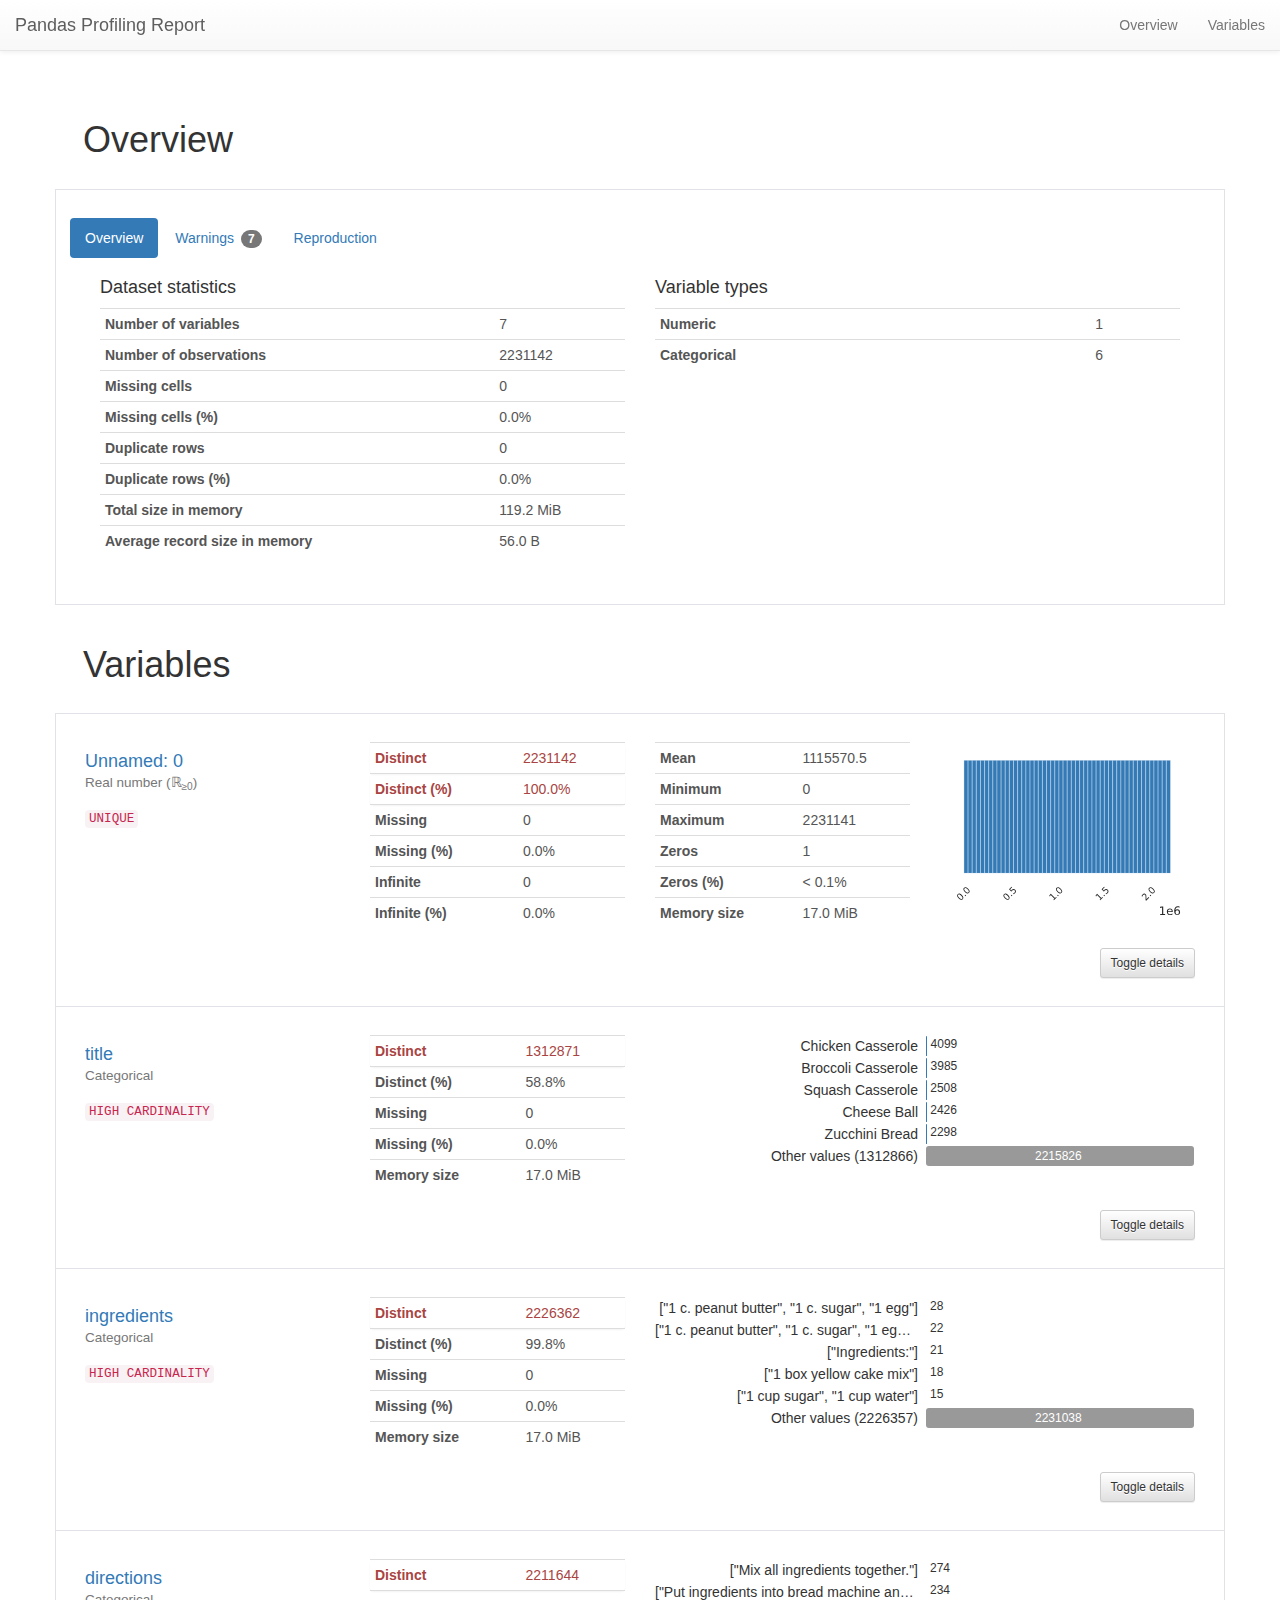
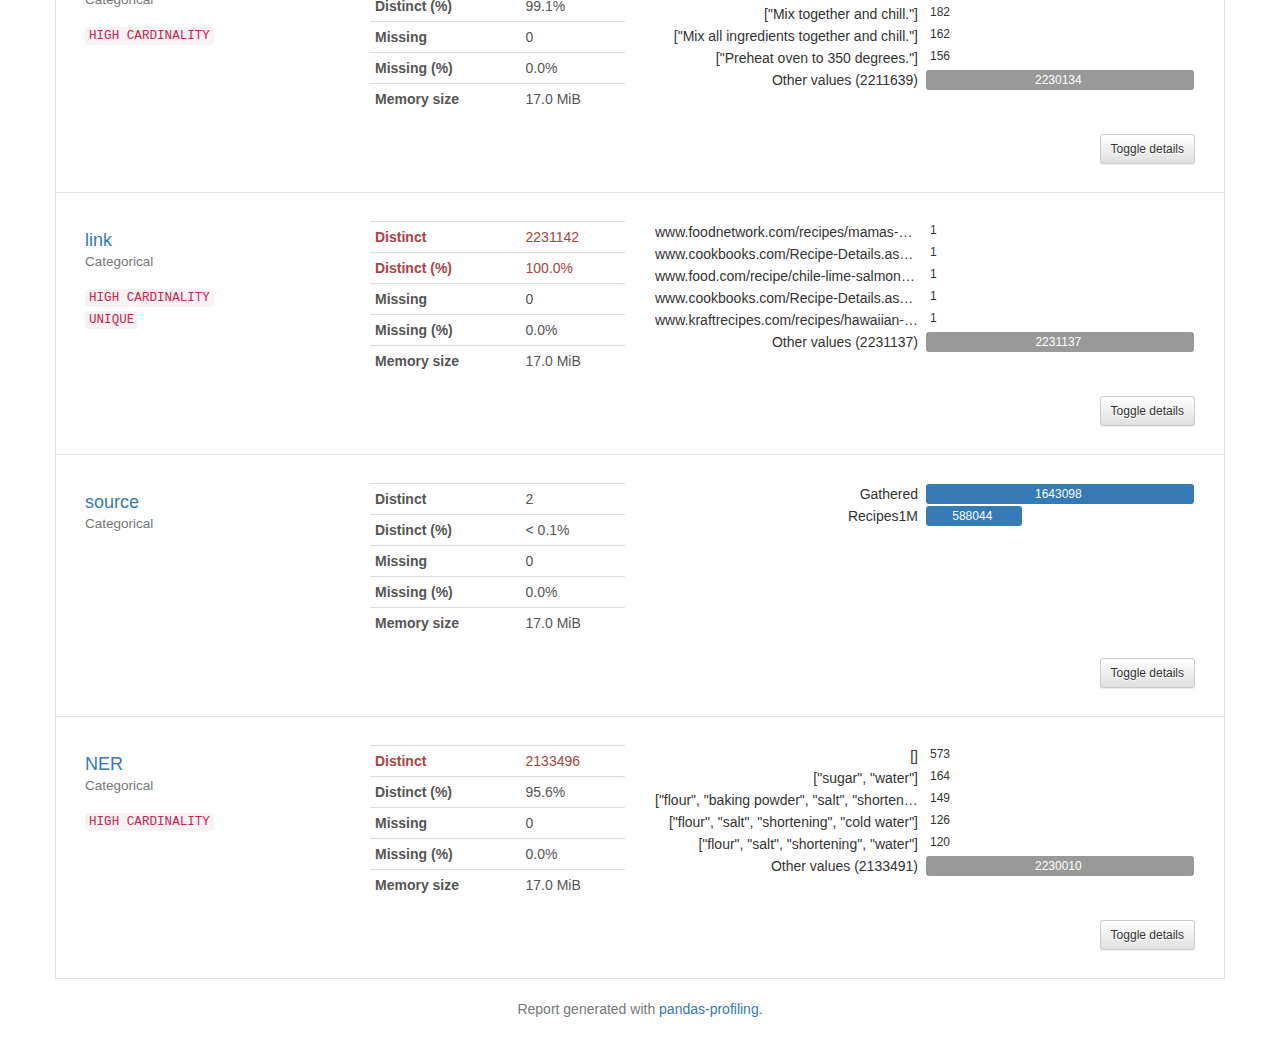
<file: EDA-Report-RecipeNLG.html>
<!doctype html><html lang=en><head><meta charset=utf-8><meta name=viewport content="width=device-width, initial-scale=1, shrink-to-fit=no"><meta name=description content="Profile report generated with the `pandas-profiling` Python package"><meta name=author content="Simon Brugman and the open source community."><meta name=generator content="Pandas Profiling v2.10.0"><meta name=url content=https://github.com/pandas-profiling/pandas-profiling><meta name=date content="2021-01-27 20:01:12.567328"><title>Pandas Profiling Report</title><style>
/*!
 * Bootstrap v3.3.7 (http://getbootstrap.com)
 * Copyright 2011-2016 Twitter, Inc.
 * Licensed under MIT (https://github.com/twbs/bootstrap/blob/master/LICENSE)
 *//*! normalize.css v3.0.3 | MIT License | github.com/necolas/normalize.css */html{font-family:sans-serif;-webkit-text-size-adjust:100%;-ms-text-size-adjust:100%}body{margin:0}article,aside,details,figcaption,figure,footer,header,hgroup,main,menu,nav,section,summary{display:block}audio,canvas,progress,video{display:inline-block;vertical-align:baseline}audio:not([controls]){display:none;height:0}[hidden],template{display:none}a{background-color:transparent}a:active,a:hover{outline:0}abbr[title]{border-bottom:1px dotted}b,strong{font-weight:700}dfn{font-style:italic}h1{margin:.67em 0;font-size:2em}mark{color:#000;background:#ff0}small{font-size:80%}sub,sup{position:relative;font-size:75%;line-height:0;vertical-align:baseline}sup{top:-.5em}sub{bottom:-.25em}img{border:0}svg:not(:root){overflow:hidden}figure{margin:1em 40px}hr{height:0;-webkit-box-sizing:content-box;-moz-box-sizing:content-box;box-sizing:content-box}pre{overflow:auto}code,kbd,pre,samp{font-family:monospace,monospace;font-size:1em}button,input,optgroup,select,textarea{margin:0;font:inherit;color:inherit}button{overflow:visible}button,select{text-transform:none}button,html input[type=button],input[type=reset],input[type=submit]{-webkit-appearance:button;cursor:pointer}button[disabled],html input[disabled]{cursor:default}button::-moz-focus-inner,input::-moz-focus-inner{padding:0;border:0}input{line-height:normal}input[type=checkbox],input[type=radio]{-webkit-box-sizing:border-box;-moz-box-sizing:border-box;box-sizing:border-box;padding:0}input[type=number]::-webkit-inner-spin-button,input[type=number]::-webkit-outer-spin-button{height:auto}input[type=search]{-webkit-box-sizing:content-box;-moz-box-sizing:content-box;box-sizing:content-box;-webkit-appearance:textfield}input[type=search]::-webkit-search-cancel-button,input[type=search]::-webkit-search-decoration{-webkit-appearance:none}fieldset{padding:.35em .625em .75em;margin:0 2px;border:1px solid silver}legend{padding:0;border:0}textarea{overflow:auto}optgroup{font-weight:700}table{border-spacing:0;border-collapse:collapse}td,th{padding:0}/*! Source: https://github.com/h5bp/html5-boilerplate/blob/master/src/css/main.css */@media print{*,:after,:before{color:#000!important;text-shadow:none!important;background:0 0!important;-webkit-box-shadow:none!important;box-shadow:none!important}a,a:visited{text-decoration:underline}a[href]:after{content:" (" attr(href) ")"}abbr[title]:after{content:" (" attr(title) ")"}a[href^="javascript:"]:after,a[href^="#"]:after{content:""}blockquote,pre{border:1px solid #999;page-break-inside:avoid}thead{display:table-header-group}img,tr{page-break-inside:avoid}img{max-width:100%!important}h2,h3,p{orphans:3;widows:3}h2,h3{page-break-after:avoid}.navbar{display:none}.btn>.caret,.dropup>.btn>.caret{border-top-color:#000!important}.label{border:1px solid #000}.table{border-collapse:collapse!important}.table td,.table th{background-color:#fff!important}.table-bordered td,.table-bordered th{border:1px solid #ddd!important}}@font-face{font-family:'Glyphicons Halflings';src:url(../fonts/glyphicons-halflings-regular.eot);src:url(../fonts/glyphicons-halflings-regular.eot?#iefix) format('embedded-opentype'),url(../fonts/glyphicons-halflings-regular.woff2) format('woff2'),url(../fonts/glyphicons-halflings-regular.woff) format('woff'),url(../fonts/glyphicons-halflings-regular.ttf) format('truetype'),url(../fonts/glyphicons-halflings-regular.svg#glyphicons_halflingsregular) format('svg')}.glyphicon{position:relative;top:1px;display:inline-block;font-family:'Glyphicons Halflings';font-style:normal;font-weight:400;line-height:1;-webkit-font-smoothing:antialiased;-moz-osx-font-smoothing:grayscale}.glyphicon-asterisk:before{content:"\002a"}.glyphicon-plus:before{content:"\002b"}.glyphicon-eur:before,.glyphicon-euro:before{content:"\20ac"}.glyphicon-minus:before{content:"\2212"}.glyphicon-cloud:before{content:"\2601"}.glyphicon-envelope:before{content:"\2709"}.glyphicon-pencil:before{content:"\270f"}.glyphicon-glass:before{content:"\e001"}.glyphicon-music:before{content:"\e002"}.glyphicon-search:before{content:"\e003"}.glyphicon-heart:before{content:"\e005"}.glyphicon-star:before{content:"\e006"}.glyphicon-star-empty:before{content:"\e007"}.glyphicon-user:before{content:"\e008"}.glyphicon-film:before{content:"\e009"}.glyphicon-th-large:before{content:"\e010"}.glyphicon-th:before{content:"\e011"}.glyphicon-th-list:before{content:"\e012"}.glyphicon-ok:before{content:"\e013"}.glyphicon-remove:before{content:"\e014"}.glyphicon-zoom-in:before{content:"\e015"}.glyphicon-zoom-out:before{content:"\e016"}.glyphicon-off:before{content:"\e017"}.glyphicon-signal:before{content:"\e018"}.glyphicon-cog:before{content:"\e019"}.glyphicon-trash:before{content:"\e020"}.glyphicon-home:before{content:"\e021"}.glyphicon-file:before{content:"\e022"}.glyphicon-time:before{content:"\e023"}.glyphicon-road:before{content:"\e024"}.glyphicon-download-alt:before{content:"\e025"}.glyphicon-download:before{content:"\e026"}.glyphicon-upload:before{content:"\e027"}.glyphicon-inbox:before{content:"\e028"}.glyphicon-play-circle:before{content:"\e029"}.glyphicon-repeat:before{content:"\e030"}.glyphicon-refresh:before{content:"\e031"}.glyphicon-list-alt:before{content:"\e032"}.glyphicon-lock:before{content:"\e033"}.glyphicon-flag:before{content:"\e034"}.glyphicon-headphones:before{content:"\e035"}.glyphicon-volume-off:before{content:"\e036"}.glyphicon-volume-down:before{content:"\e037"}.glyphicon-volume-up:before{content:"\e038"}.glyphicon-qrcode:before{content:"\e039"}.glyphicon-barcode:before{content:"\e040"}.glyphicon-tag:before{content:"\e041"}.glyphicon-tags:before{content:"\e042"}.glyphicon-book:before{content:"\e043"}.glyphicon-bookmark:before{content:"\e044"}.glyphicon-print:before{content:"\e045"}.glyphicon-camera:before{content:"\e046"}.glyphicon-font:before{content:"\e047"}.glyphicon-bold:before{content:"\e048"}.glyphicon-italic:before{content:"\e049"}.glyphicon-text-height:before{content:"\e050"}.glyphicon-text-width:before{content:"\e051"}.glyphicon-align-left:before{content:"\e052"}.glyphicon-align-center:before{content:"\e053"}.glyphicon-align-right:before{content:"\e054"}.glyphicon-align-justify:before{content:"\e055"}.glyphicon-list:before{content:"\e056"}.glyphicon-indent-left:before{content:"\e057"}.glyphicon-indent-right:before{content:"\e058"}.glyphicon-facetime-video:before{content:"\e059"}.glyphicon-picture:before{content:"\e060"}.glyphicon-map-marker:before{content:"\e062"}.glyphicon-adjust:before{content:"\e063"}.glyphicon-tint:before{content:"\e064"}.glyphicon-edit:before{content:"\e065"}.glyphicon-share:before{content:"\e066"}.glyphicon-check:before{content:"\e067"}.glyphicon-move:before{content:"\e068"}.glyphicon-step-backward:before{content:"\e069"}.glyphicon-fast-backward:before{content:"\e070"}.glyphicon-backward:before{content:"\e071"}.glyphicon-play:before{content:"\e072"}.glyphicon-pause:before{content:"\e073"}.glyphicon-stop:before{content:"\e074"}.glyphicon-forward:before{content:"\e075"}.glyphicon-fast-forward:before{content:"\e076"}.glyphicon-step-forward:before{content:"\e077"}.glyphicon-eject:before{content:"\e078"}.glyphicon-chevron-left:before{content:"\e079"}.glyphicon-chevron-right:before{content:"\e080"}.glyphicon-plus-sign:before{content:"\e081"}.glyphicon-minus-sign:before{content:"\e082"}.glyphicon-remove-sign:before{content:"\e083"}.glyphicon-ok-sign:before{content:"\e084"}.glyphicon-question-sign:before{content:"\e085"}.glyphicon-info-sign:before{content:"\e086"}.glyphicon-screenshot:before{content:"\e087"}.glyphicon-remove-circle:before{content:"\e088"}.glyphicon-ok-circle:before{content:"\e089"}.glyphicon-ban-circle:before{content:"\e090"}.glyphicon-arrow-left:before{content:"\e091"}.glyphicon-arrow-right:before{content:"\e092"}.glyphicon-arrow-up:before{content:"\e093"}.glyphicon-arrow-down:before{content:"\e094"}.glyphicon-share-alt:before{content:"\e095"}.glyphicon-resize-full:before{content:"\e096"}.glyphicon-resize-small:before{content:"\e097"}.glyphicon-exclamation-sign:before{content:"\e101"}.glyphicon-gift:before{content:"\e102"}.glyphicon-leaf:before{content:"\e103"}.glyphicon-fire:before{content:"\e104"}.glyphicon-eye-open:before{content:"\e105"}.glyphicon-eye-close:before{content:"\e106"}.glyphicon-warning-sign:before{content:"\e107"}.glyphicon-plane:before{content:"\e108"}.glyphicon-calendar:before{content:"\e109"}.glyphicon-random:before{content:"\e110"}.glyphicon-comment:before{content:"\e111"}.glyphicon-magnet:before{content:"\e112"}.glyphicon-chevron-up:before{content:"\e113"}.glyphicon-chevron-down:before{content:"\e114"}.glyphicon-retweet:before{content:"\e115"}.glyphicon-shopping-cart:before{content:"\e116"}.glyphicon-folder-close:before{content:"\e117"}.glyphicon-folder-open:before{content:"\e118"}.glyphicon-resize-vertical:before{content:"\e119"}.glyphicon-resize-horizontal:before{content:"\e120"}.glyphicon-hdd:before{content:"\e121"}.glyphicon-bullhorn:before{content:"\e122"}.glyphicon-bell:before{content:"\e123"}.glyphicon-certificate:before{content:"\e124"}.glyphicon-thumbs-up:before{content:"\e125"}.glyphicon-thumbs-down:before{content:"\e126"}.glyphicon-hand-right:before{content:"\e127"}.glyphicon-hand-left:before{content:"\e128"}.glyphicon-hand-up:before{content:"\e129"}.glyphicon-hand-down:before{content:"\e130"}.glyphicon-circle-arrow-right:before{content:"\e131"}.glyphicon-circle-arrow-left:before{content:"\e132"}.glyphicon-circle-arrow-up:before{content:"\e133"}.glyphicon-circle-arrow-down:before{content:"\e134"}.glyphicon-globe:before{content:"\e135"}.glyphicon-wrench:before{content:"\e136"}.glyphicon-tasks:before{content:"\e137"}.glyphicon-filter:before{content:"\e138"}.glyphicon-briefcase:before{content:"\e139"}.glyphicon-fullscreen:before{content:"\e140"}.glyphicon-dashboard:before{content:"\e141"}.glyphicon-paperclip:before{content:"\e142"}.glyphicon-heart-empty:before{content:"\e143"}.glyphicon-link:before{content:"\e144"}.glyphicon-phone:before{content:"\e145"}.glyphicon-pushpin:before{content:"\e146"}.glyphicon-usd:before{content:"\e148"}.glyphicon-gbp:before{content:"\e149"}.glyphicon-sort:before{content:"\e150"}.glyphicon-sort-by-alphabet:before{content:"\e151"}.glyphicon-sort-by-alphabet-alt:before{content:"\e152"}.glyphicon-sort-by-order:before{content:"\e153"}.glyphicon-sort-by-order-alt:before{content:"\e154"}.glyphicon-sort-by-attributes:before{content:"\e155"}.glyphicon-sort-by-attributes-alt:before{content:"\e156"}.glyphicon-unchecked:before{content:"\e157"}.glyphicon-expand:before{content:"\e158"}.glyphicon-collapse-down:before{content:"\e159"}.glyphicon-collapse-up:before{content:"\e160"}.glyphicon-log-in:before{content:"\e161"}.glyphicon-flash:before{content:"\e162"}.glyphicon-log-out:before{content:"\e163"}.glyphicon-new-window:before{content:"\e164"}.glyphicon-record:before{content:"\e165"}.glyphicon-save:before{content:"\e166"}.glyphicon-open:before{content:"\e167"}.glyphicon-saved:before{content:"\e168"}.glyphicon-import:before{content:"\e169"}.glyphicon-export:before{content:"\e170"}.glyphicon-send:before{content:"\e171"}.glyphicon-floppy-disk:before{content:"\e172"}.glyphicon-floppy-saved:before{content:"\e173"}.glyphicon-floppy-remove:before{content:"\e174"}.glyphicon-floppy-save:before{content:"\e175"}.glyphicon-floppy-open:before{content:"\e176"}.glyphicon-credit-card:before{content:"\e177"}.glyphicon-transfer:before{content:"\e178"}.glyphicon-cutlery:before{content:"\e179"}.glyphicon-header:before{content:"\e180"}.glyphicon-compressed:before{content:"\e181"}.glyphicon-earphone:before{content:"\e182"}.glyphicon-phone-alt:before{content:"\e183"}.glyphicon-tower:before{content:"\e184"}.glyphicon-stats:before{content:"\e185"}.glyphicon-sd-video:before{content:"\e186"}.glyphicon-hd-video:before{content:"\e187"}.glyphicon-subtitles:before{content:"\e188"}.glyphicon-sound-stereo:before{content:"\e189"}.glyphicon-sound-dolby:before{content:"\e190"}.glyphicon-sound-5-1:before{content:"\e191"}.glyphicon-sound-6-1:before{content:"\e192"}.glyphicon-sound-7-1:before{content:"\e193"}.glyphicon-copyright-mark:before{content:"\e194"}.glyphicon-registration-mark:before{content:"\e195"}.glyphicon-cloud-download:before{content:"\e197"}.glyphicon-cloud-upload:before{content:"\e198"}.glyphicon-tree-conifer:before{content:"\e199"}.glyphicon-tree-deciduous:before{content:"\e200"}.glyphicon-cd:before{content:"\e201"}.glyphicon-save-file:before{content:"\e202"}.glyphicon-open-file:before{content:"\e203"}.glyphicon-level-up:before{content:"\e204"}.glyphicon-copy:before{content:"\e205"}.glyphicon-paste:before{content:"\e206"}.glyphicon-alert:before{content:"\e209"}.glyphicon-equalizer:before{content:"\e210"}.glyphicon-king:before{content:"\e211"}.glyphicon-queen:before{content:"\e212"}.glyphicon-pawn:before{content:"\e213"}.glyphicon-bishop:before{content:"\e214"}.glyphicon-knight:before{content:"\e215"}.glyphicon-baby-formula:before{content:"\e216"}.glyphicon-tent:before{content:"\26fa"}.glyphicon-blackboard:before{content:"\e218"}.glyphicon-bed:before{content:"\e219"}.glyphicon-apple:before{content:"\f8ff"}.glyphicon-erase:before{content:"\e221"}.glyphicon-hourglass:before{content:"\231b"}.glyphicon-lamp:before{content:"\e223"}.glyphicon-duplicate:before{content:"\e224"}.glyphicon-piggy-bank:before{content:"\e225"}.glyphicon-scissors:before{content:"\e226"}.glyphicon-bitcoin:before{content:"\e227"}.glyphicon-btc:before{content:"\e227"}.glyphicon-xbt:before{content:"\e227"}.glyphicon-yen:before{content:"\00a5"}.glyphicon-jpy:before{content:"\00a5"}.glyphicon-ruble:before{content:"\20bd"}.glyphicon-rub:before{content:"\20bd"}.glyphicon-scale:before{content:"\e230"}.glyphicon-ice-lolly:before{content:"\e231"}.glyphicon-ice-lolly-tasted:before{content:"\e232"}.glyphicon-education:before{content:"\e233"}.glyphicon-option-horizontal:before{content:"\e234"}.glyphicon-option-vertical:before{content:"\e235"}.glyphicon-menu-hamburger:before{content:"\e236"}.glyphicon-modal-window:before{content:"\e237"}.glyphicon-oil:before{content:"\e238"}.glyphicon-grain:before{content:"\e239"}.glyphicon-sunglasses:before{content:"\e240"}.glyphicon-text-size:before{content:"\e241"}.glyphicon-text-color:before{content:"\e242"}.glyphicon-text-background:before{content:"\e243"}.glyphicon-object-align-top:before{content:"\e244"}.glyphicon-object-align-bottom:before{content:"\e245"}.glyphicon-object-align-horizontal:before{content:"\e246"}.glyphicon-object-align-left:before{content:"\e247"}.glyphicon-object-align-vertical:before{content:"\e248"}.glyphicon-object-align-right:before{content:"\e249"}.glyphicon-triangle-right:before{content:"\e250"}.glyphicon-triangle-left:before{content:"\e251"}.glyphicon-triangle-bottom:before{content:"\e252"}.glyphicon-triangle-top:before{content:"\e253"}.glyphicon-console:before{content:"\e254"}.glyphicon-superscript:before{content:"\e255"}.glyphicon-subscript:before{content:"\e256"}.glyphicon-menu-left:before{content:"\e257"}.glyphicon-menu-right:before{content:"\e258"}.glyphicon-menu-down:before{content:"\e259"}.glyphicon-menu-up:before{content:"\e260"}*{-webkit-box-sizing:border-box;-moz-box-sizing:border-box;box-sizing:border-box}:after,:before{-webkit-box-sizing:border-box;-moz-box-sizing:border-box;box-sizing:border-box}html{font-size:10px;-webkit-tap-highlight-color:rgba(0,0,0,0)}body{font-family:"Helvetica Neue",Helvetica,Arial,sans-serif;font-size:14px;line-height:1.42857143;color:#333;background-color:#fff}button,input,select,textarea{font-family:inherit;font-size:inherit;line-height:inherit}a{color:#337ab7;text-decoration:none}a:focus,a:hover{color:#23527c;text-decoration:underline}a:focus{outline:5px auto -webkit-focus-ring-color;outline-offset:-2px}figure{margin:0}img{vertical-align:middle}.carousel-inner>.item>a>img,.carousel-inner>.item>img,.img-responsive,.thumbnail a>img,.thumbnail>img{display:block;max-width:100%;height:auto}.img-rounded{border-radius:6px}.img-thumbnail{display:inline-block;max-width:100%;height:auto;padding:4px;line-height:1.42857143;background-color:#fff;border:1px solid #ddd;border-radius:4px;-webkit-transition:all .2s ease-in-out;-o-transition:all .2s ease-in-out;transition:all .2s ease-in-out}.img-circle{border-radius:50%}hr{margin-top:20px;margin-bottom:20px;border:0;border-top:1px solid #eee}.sr-only{position:absolute;width:1px;height:1px;padding:0;margin:-1px;overflow:hidden;clip:rect(0,0,0,0);border:0}.sr-only-focusable:active,.sr-only-focusable:focus{position:static;width:auto;height:auto;margin:0;overflow:visible;clip:auto}[role=button]{cursor:pointer}.h1,.h2,.h3,.h4,.h5,.h6,h1,h2,h3,h4,h5,h6{font-family:inherit;font-weight:500;line-height:1.1;color:inherit}.h1 .small,.h1 small,.h2 .small,.h2 small,.h3 .small,.h3 small,.h4 .small,.h4 small,.h5 .small,.h5 small,.h6 .small,.h6 small,h1 .small,h1 small,h2 .small,h2 small,h3 .small,h3 small,h4 .small,h4 small,h5 .small,h5 small,h6 .small,h6 small{font-weight:400;line-height:1;color:#777}.h1,.h2,.h3,h1,h2,h3{margin-top:20px;margin-bottom:10px}.h1 .small,.h1 small,.h2 .small,.h2 small,.h3 .small,.h3 small,h1 .small,h1 small,h2 .small,h2 small,h3 .small,h3 small{font-size:65%}.h4,.h5,.h6,h4,h5,h6{margin-top:10px;margin-bottom:10px}.h4 .small,.h4 small,.h5 .small,.h5 small,.h6 .small,.h6 small,h4 .small,h4 small,h5 .small,h5 small,h6 .small,h6 small{font-size:75%}.h1,h1{font-size:36px}.h2,h2{font-size:30px}.h3,h3{font-size:24px}.h4,h4{font-size:18px}.h5,h5{font-size:14px}.h6,h6{font-size:12px}p{margin:0 0 10px}.lead{margin-bottom:20px;font-size:16px;font-weight:300;line-height:1.4}@media (min-width:768px){.lead{font-size:21px}}.small,small{font-size:85%}.mark,mark{padding:.2em;background-color:#fcf8e3}.text-left{text-align:left}.text-right{text-align:right}.text-center{text-align:center}.text-justify{text-align:justify}.text-nowrap{white-space:nowrap}.text-lowercase{text-transform:lowercase}.text-uppercase{text-transform:uppercase}.text-capitalize{text-transform:capitalize}.text-muted{color:#777}.text-primary{color:#337ab7}a.text-primary:focus,a.text-primary:hover{color:#286090}.text-success{color:#3c763d}a.text-success:focus,a.text-success:hover{color:#2b542c}.text-info{color:#31708f}a.text-info:focus,a.text-info:hover{color:#245269}.text-warning{color:#8a6d3b}a.text-warning:focus,a.text-warning:hover{color:#66512c}.text-danger{color:#a94442}a.text-danger:focus,a.text-danger:hover{color:#843534}.bg-primary{color:#fff;background-color:#337ab7}a.bg-primary:focus,a.bg-primary:hover{background-color:#286090}.bg-success{background-color:#dff0d8}a.bg-success:focus,a.bg-success:hover{background-color:#c1e2b3}.bg-info{background-color:#d9edf7}a.bg-info:focus,a.bg-info:hover{background-color:#afd9ee}.bg-warning{background-color:#fcf8e3}a.bg-warning:focus,a.bg-warning:hover{background-color:#f7ecb5}.bg-danger{background-color:#f2dede}a.bg-danger:focus,a.bg-danger:hover{background-color:#e4b9b9}.page-header{padding-bottom:9px;margin:40px 0 20px;border-bottom:1px solid #eee}ol,ul{margin-top:0;margin-bottom:10px}ol ol,ol ul,ul ol,ul ul{margin-bottom:0}.list-unstyled{padding-left:0;list-style:none}.list-inline{padding-left:0;margin-left:-5px;list-style:none}.list-inline>li{display:inline-block;padding-right:5px;padding-left:5px}dl{margin-top:0;margin-bottom:20px}dd,dt{line-height:1.42857143}dt{font-weight:700}dd{margin-left:0}@media (min-width:768px){.dl-horizontal dt{float:left;width:160px;overflow:hidden;clear:left;text-align:right;text-overflow:ellipsis;white-space:nowrap}.dl-horizontal dd{margin-left:180px}}abbr[data-original-title],abbr[title]{cursor:help;border-bottom:1px dotted #777}.initialism{font-size:90%;text-transform:uppercase}blockquote{padding:10px 20px;margin:0 0 20px;font-size:17.5px;border-left:5px solid #eee}blockquote ol:last-child,blockquote p:last-child,blockquote ul:last-child{margin-bottom:0}blockquote .small,blockquote footer,blockquote small{display:block;font-size:80%;line-height:1.42857143;color:#777}blockquote .small:before,blockquote footer:before,blockquote small:before{content:'\2014 \00A0'}.blockquote-reverse,blockquote.pull-right{padding-right:15px;padding-left:0;text-align:right;border-right:5px solid #eee;border-left:0}.blockquote-reverse .small:before,.blockquote-reverse footer:before,.blockquote-reverse small:before,blockquote.pull-right .small:before,blockquote.pull-right footer:before,blockquote.pull-right small:before{content:''}.blockquote-reverse .small:after,.blockquote-reverse footer:after,.blockquote-reverse small:after,blockquote.pull-right .small:after,blockquote.pull-right footer:after,blockquote.pull-right small:after{content:'\00A0 \2014'}address{margin-bottom:20px;font-style:normal;line-height:1.42857143}code,kbd,pre,samp{font-family:Menlo,Monaco,Consolas,"Courier New",monospace}code{padding:2px 4px;font-size:90%;color:#c7254e;background-color:#f9f2f4;border-radius:4px}kbd{padding:2px 4px;font-size:90%;color:#fff;background-color:#333;border-radius:3px;-webkit-box-shadow:inset 0 -1px 0 rgba(0,0,0,.25);box-shadow:inset 0 -1px 0 rgba(0,0,0,.25)}kbd kbd{padding:0;font-size:100%;font-weight:700;-webkit-box-shadow:none;box-shadow:none}pre{display:block;padding:9.5px;margin:0 0 10px;font-size:13px;line-height:1.42857143;color:#333;word-break:break-all;word-wrap:break-word;background-color:#f5f5f5;border:1px solid #ccc;border-radius:4px}pre code{padding:0;font-size:inherit;color:inherit;white-space:pre-wrap;background-color:transparent;border-radius:0}.pre-scrollable{max-height:340px;overflow-y:scroll}.container{padding-right:15px;padding-left:15px;margin-right:auto;margin-left:auto}@media (min-width:768px){.container{width:750px}}@media (min-width:992px){.container{width:970px}}@media (min-width:1200px){.container{width:1170px}}.container-fluid{padding-right:15px;padding-left:15px;margin-right:auto;margin-left:auto}.row{margin-right:-15px;margin-left:-15px}.col-lg-1,.col-lg-10,.col-lg-11,.col-lg-12,.col-lg-2,.col-lg-3,.col-lg-4,.col-lg-5,.col-lg-6,.col-lg-7,.col-lg-8,.col-lg-9,.col-md-1,.col-md-10,.col-md-11,.col-md-12,.col-md-2,.col-md-3,.col-md-4,.col-md-5,.col-md-6,.col-md-7,.col-md-8,.col-md-9,.col-sm-1,.col-sm-10,.col-sm-11,.col-sm-12,.col-sm-2,.col-sm-3,.col-sm-4,.col-sm-5,.col-sm-6,.col-sm-7,.col-sm-8,.col-sm-9,.col-xs-1,.col-xs-10,.col-xs-11,.col-xs-12,.col-xs-2,.col-xs-3,.col-xs-4,.col-xs-5,.col-xs-6,.col-xs-7,.col-xs-8,.col-xs-9{position:relative;min-height:1px;padding-right:15px;padding-left:15px}.col-xs-1,.col-xs-10,.col-xs-11,.col-xs-12,.col-xs-2,.col-xs-3,.col-xs-4,.col-xs-5,.col-xs-6,.col-xs-7,.col-xs-8,.col-xs-9{float:left}.col-xs-12{width:100%}.col-xs-11{width:91.66666667%}.col-xs-10{width:83.33333333%}.col-xs-9{width:75%}.col-xs-8{width:66.66666667%}.col-xs-7{width:58.33333333%}.col-xs-6{width:50%}.col-xs-5{width:41.66666667%}.col-xs-4{width:33.33333333%}.col-xs-3{width:25%}.col-xs-2{width:16.66666667%}.col-xs-1{width:8.33333333%}.col-xs-pull-12{right:100%}.col-xs-pull-11{right:91.66666667%}.col-xs-pull-10{right:83.33333333%}.col-xs-pull-9{right:75%}.col-xs-pull-8{right:66.66666667%}.col-xs-pull-7{right:58.33333333%}.col-xs-pull-6{right:50%}.col-xs-pull-5{right:41.66666667%}.col-xs-pull-4{right:33.33333333%}.col-xs-pull-3{right:25%}.col-xs-pull-2{right:16.66666667%}.col-xs-pull-1{right:8.33333333%}.col-xs-pull-0{right:auto}.col-xs-push-12{left:100%}.col-xs-push-11{left:91.66666667%}.col-xs-push-10{left:83.33333333%}.col-xs-push-9{left:75%}.col-xs-push-8{left:66.66666667%}.col-xs-push-7{left:58.33333333%}.col-xs-push-6{left:50%}.col-xs-push-5{left:41.66666667%}.col-xs-push-4{left:33.33333333%}.col-xs-push-3{left:25%}.col-xs-push-2{left:16.66666667%}.col-xs-push-1{left:8.33333333%}.col-xs-push-0{left:auto}.col-xs-offset-12{margin-left:100%}.col-xs-offset-11{margin-left:91.66666667%}.col-xs-offset-10{margin-left:83.33333333%}.col-xs-offset-9{margin-left:75%}.col-xs-offset-8{margin-left:66.66666667%}.col-xs-offset-7{margin-left:58.33333333%}.col-xs-offset-6{margin-left:50%}.col-xs-offset-5{margin-left:41.66666667%}.col-xs-offset-4{margin-left:33.33333333%}.col-xs-offset-3{margin-left:25%}.col-xs-offset-2{margin-left:16.66666667%}.col-xs-offset-1{margin-left:8.33333333%}.col-xs-offset-0{margin-left:0}@media (min-width:768px){.col-sm-1,.col-sm-10,.col-sm-11,.col-sm-12,.col-sm-2,.col-sm-3,.col-sm-4,.col-sm-5,.col-sm-6,.col-sm-7,.col-sm-8,.col-sm-9{float:left}.col-sm-12{width:100%}.col-sm-11{width:91.66666667%}.col-sm-10{width:83.33333333%}.col-sm-9{width:75%}.col-sm-8{width:66.66666667%}.col-sm-7{width:58.33333333%}.col-sm-6{width:50%}.col-sm-5{width:41.66666667%}.col-sm-4{width:33.33333333%}.col-sm-3{width:25%}.col-sm-2{width:16.66666667%}.col-sm-1{width:8.33333333%}.col-sm-pull-12{right:100%}.col-sm-pull-11{right:91.66666667%}.col-sm-pull-10{right:83.33333333%}.col-sm-pull-9{right:75%}.col-sm-pull-8{right:66.66666667%}.col-sm-pull-7{right:58.33333333%}.col-sm-pull-6{right:50%}.col-sm-pull-5{right:41.66666667%}.col-sm-pull-4{right:33.33333333%}.col-sm-pull-3{right:25%}.col-sm-pull-2{right:16.66666667%}.col-sm-pull-1{right:8.33333333%}.col-sm-pull-0{right:auto}.col-sm-push-12{left:100%}.col-sm-push-11{left:91.66666667%}.col-sm-push-10{left:83.33333333%}.col-sm-push-9{left:75%}.col-sm-push-8{left:66.66666667%}.col-sm-push-7{left:58.33333333%}.col-sm-push-6{left:50%}.col-sm-push-5{left:41.66666667%}.col-sm-push-4{left:33.33333333%}.col-sm-push-3{left:25%}.col-sm-push-2{left:16.66666667%}.col-sm-push-1{left:8.33333333%}.col-sm-push-0{left:auto}.col-sm-offset-12{margin-left:100%}.col-sm-offset-11{margin-left:91.66666667%}.col-sm-offset-10{margin-left:83.33333333%}.col-sm-offset-9{margin-left:75%}.col-sm-offset-8{margin-left:66.66666667%}.col-sm-offset-7{margin-left:58.33333333%}.col-sm-offset-6{margin-left:50%}.col-sm-offset-5{margin-left:41.66666667%}.col-sm-offset-4{margin-left:33.33333333%}.col-sm-offset-3{margin-left:25%}.col-sm-offset-2{margin-left:16.66666667%}.col-sm-offset-1{margin-left:8.33333333%}.col-sm-offset-0{margin-left:0}}@media (min-width:992px){.col-md-1,.col-md-10,.col-md-11,.col-md-12,.col-md-2,.col-md-3,.col-md-4,.col-md-5,.col-md-6,.col-md-7,.col-md-8,.col-md-9{float:left}.col-md-12{width:100%}.col-md-11{width:91.66666667%}.col-md-10{width:83.33333333%}.col-md-9{width:75%}.col-md-8{width:66.66666667%}.col-md-7{width:58.33333333%}.col-md-6{width:50%}.col-md-5{width:41.66666667%}.col-md-4{width:33.33333333%}.col-md-3{width:25%}.col-md-2{width:16.66666667%}.col-md-1{width:8.33333333%}.col-md-pull-12{right:100%}.col-md-pull-11{right:91.66666667%}.col-md-pull-10{right:83.33333333%}.col-md-pull-9{right:75%}.col-md-pull-8{right:66.66666667%}.col-md-pull-7{right:58.33333333%}.col-md-pull-6{right:50%}.col-md-pull-5{right:41.66666667%}.col-md-pull-4{right:33.33333333%}.col-md-pull-3{right:25%}.col-md-pull-2{right:16.66666667%}.col-md-pull-1{right:8.33333333%}.col-md-pull-0{right:auto}.col-md-push-12{left:100%}.col-md-push-11{left:91.66666667%}.col-md-push-10{left:83.33333333%}.col-md-push-9{left:75%}.col-md-push-8{left:66.66666667%}.col-md-push-7{left:58.33333333%}.col-md-push-6{left:50%}.col-md-push-5{left:41.66666667%}.col-md-push-4{left:33.33333333%}.col-md-push-3{left:25%}.col-md-push-2{left:16.66666667%}.col-md-push-1{left:8.33333333%}.col-md-push-0{left:auto}.col-md-offset-12{margin-left:100%}.col-md-offset-11{margin-left:91.66666667%}.col-md-offset-10{margin-left:83.33333333%}.col-md-offset-9{margin-left:75%}.col-md-offset-8{margin-left:66.66666667%}.col-md-offset-7{margin-left:58.33333333%}.col-md-offset-6{margin-left:50%}.col-md-offset-5{margin-left:41.66666667%}.col-md-offset-4{margin-left:33.33333333%}.col-md-offset-3{margin-left:25%}.col-md-offset-2{margin-left:16.66666667%}.col-md-offset-1{margin-left:8.33333333%}.col-md-offset-0{margin-left:0}}@media (min-width:1200px){.col-lg-1,.col-lg-10,.col-lg-11,.col-lg-12,.col-lg-2,.col-lg-3,.col-lg-4,.col-lg-5,.col-lg-6,.col-lg-7,.col-lg-8,.col-lg-9{float:left}.col-lg-12{width:100%}.col-lg-11{width:91.66666667%}.col-lg-10{width:83.33333333%}.col-lg-9{width:75%}.col-lg-8{width:66.66666667%}.col-lg-7{width:58.33333333%}.col-lg-6{width:50%}.col-lg-5{width:41.66666667%}.col-lg-4{width:33.33333333%}.col-lg-3{width:25%}.col-lg-2{width:16.66666667%}.col-lg-1{width:8.33333333%}.col-lg-pull-12{right:100%}.col-lg-pull-11{right:91.66666667%}.col-lg-pull-10{right:83.33333333%}.col-lg-pull-9{right:75%}.col-lg-pull-8{right:66.66666667%}.col-lg-pull-7{right:58.33333333%}.col-lg-pull-6{right:50%}.col-lg-pull-5{right:41.66666667%}.col-lg-pull-4{right:33.33333333%}.col-lg-pull-3{right:25%}.col-lg-pull-2{right:16.66666667%}.col-lg-pull-1{right:8.33333333%}.col-lg-pull-0{right:auto}.col-lg-push-12{left:100%}.col-lg-push-11{left:91.66666667%}.col-lg-push-10{left:83.33333333%}.col-lg-push-9{left:75%}.col-lg-push-8{left:66.66666667%}.col-lg-push-7{left:58.33333333%}.col-lg-push-6{left:50%}.col-lg-push-5{left:41.66666667%}.col-lg-push-4{left:33.33333333%}.col-lg-push-3{left:25%}.col-lg-push-2{left:16.66666667%}.col-lg-push-1{left:8.33333333%}.col-lg-push-0{left:auto}.col-lg-offset-12{margin-left:100%}.col-lg-offset-11{margin-left:91.66666667%}.col-lg-offset-10{margin-left:83.33333333%}.col-lg-offset-9{margin-left:75%}.col-lg-offset-8{margin-left:66.66666667%}.col-lg-offset-7{margin-left:58.33333333%}.col-lg-offset-6{margin-left:50%}.col-lg-offset-5{margin-left:41.66666667%}.col-lg-offset-4{margin-left:33.33333333%}.col-lg-offset-3{margin-left:25%}.col-lg-offset-2{margin-left:16.66666667%}.col-lg-offset-1{margin-left:8.33333333%}.col-lg-offset-0{margin-left:0}}table{background-color:transparent}caption{padding-top:8px;padding-bottom:8px;color:#777;text-align:left}th{text-align:left}.table{width:100%;max-width:100%;margin-bottom:20px}.table>tbody>tr>td,.table>tbody>tr>th,.table>tfoot>tr>td,.table>tfoot>tr>th,.table>thead>tr>td,.table>thead>tr>th{padding:8px;line-height:1.42857143;vertical-align:top;border-top:1px solid #ddd}.table>thead>tr>th{vertical-align:bottom;border-bottom:2px solid #ddd}.table>caption+thead>tr:first-child>td,.table>caption+thead>tr:first-child>th,.table>colgroup+thead>tr:first-child>td,.table>colgroup+thead>tr:first-child>th,.table>thead:first-child>tr:first-child>td,.table>thead:first-child>tr:first-child>th{border-top:0}.table>tbody+tbody{border-top:2px solid #ddd}.table .table{background-color:#fff}.table-condensed>tbody>tr>td,.table-condensed>tbody>tr>th,.table-condensed>tfoot>tr>td,.table-condensed>tfoot>tr>th,.table-condensed>thead>tr>td,.table-condensed>thead>tr>th{padding:5px}.table-bordered{border:1px solid #ddd}.table-bordered>tbody>tr>td,.table-bordered>tbody>tr>th,.table-bordered>tfoot>tr>td,.table-bordered>tfoot>tr>th,.table-bordered>thead>tr>td,.table-bordered>thead>tr>th{border:1px solid #ddd}.table-bordered>thead>tr>td,.table-bordered>thead>tr>th{border-bottom-width:2px}.table-striped>tbody>tr:nth-of-type(odd){background-color:#f9f9f9}.table-hover>tbody>tr:hover{background-color:#f5f5f5}table col[class*=col-]{position:static;display:table-column;float:none}table td[class*=col-],table th[class*=col-]{position:static;display:table-cell;float:none}.table>tbody>tr.active>td,.table>tbody>tr.active>th,.table>tbody>tr>td.active,.table>tbody>tr>th.active,.table>tfoot>tr.active>td,.table>tfoot>tr.active>th,.table>tfoot>tr>td.active,.table>tfoot>tr>th.active,.table>thead>tr.active>td,.table>thead>tr.active>th,.table>thead>tr>td.active,.table>thead>tr>th.active{background-color:#f5f5f5}.table-hover>tbody>tr.active:hover>td,.table-hover>tbody>tr.active:hover>th,.table-hover>tbody>tr:hover>.active,.table-hover>tbody>tr>td.active:hover,.table-hover>tbody>tr>th.active:hover{background-color:#e8e8e8}.table>tbody>tr.success>td,.table>tbody>tr.success>th,.table>tbody>tr>td.success,.table>tbody>tr>th.success,.table>tfoot>tr.success>td,.table>tfoot>tr.success>th,.table>tfoot>tr>td.success,.table>tfoot>tr>th.success,.table>thead>tr.success>td,.table>thead>tr.success>th,.table>thead>tr>td.success,.table>thead>tr>th.success{background-color:#dff0d8}.table-hover>tbody>tr.success:hover>td,.table-hover>tbody>tr.success:hover>th,.table-hover>tbody>tr:hover>.success,.table-hover>tbody>tr>td.success:hover,.table-hover>tbody>tr>th.success:hover{background-color:#d0e9c6}.table>tbody>tr.info>td,.table>tbody>tr.info>th,.table>tbody>tr>td.info,.table>tbody>tr>th.info,.table>tfoot>tr.info>td,.table>tfoot>tr.info>th,.table>tfoot>tr>td.info,.table>tfoot>tr>th.info,.table>thead>tr.info>td,.table>thead>tr.info>th,.table>thead>tr>td.info,.table>thead>tr>th.info{background-color:#d9edf7}.table-hover>tbody>tr.info:hover>td,.table-hover>tbody>tr.info:hover>th,.table-hover>tbody>tr:hover>.info,.table-hover>tbody>tr>td.info:hover,.table-hover>tbody>tr>th.info:hover{background-color:#c4e3f3}.table>tbody>tr.warning>td,.table>tbody>tr.warning>th,.table>tbody>tr>td.warning,.table>tbody>tr>th.warning,.table>tfoot>tr.warning>td,.table>tfoot>tr.warning>th,.table>tfoot>tr>td.warning,.table>tfoot>tr>th.warning,.table>thead>tr.warning>td,.table>thead>tr.warning>th,.table>thead>tr>td.warning,.table>thead>tr>th.warning{background-color:#fcf8e3}.table-hover>tbody>tr.warning:hover>td,.table-hover>tbody>tr.warning:hover>th,.table-hover>tbody>tr:hover>.warning,.table-hover>tbody>tr>td.warning:hover,.table-hover>tbody>tr>th.warning:hover{background-color:#faf2cc}.table>tbody>tr.danger>td,.table>tbody>tr.danger>th,.table>tbody>tr>td.danger,.table>tbody>tr>th.danger,.table>tfoot>tr.danger>td,.table>tfoot>tr.danger>th,.table>tfoot>tr>td.danger,.table>tfoot>tr>th.danger,.table>thead>tr.danger>td,.table>thead>tr.danger>th,.table>thead>tr>td.danger,.table>thead>tr>th.danger{background-color:#f2dede}.table-hover>tbody>tr.danger:hover>td,.table-hover>tbody>tr.danger:hover>th,.table-hover>tbody>tr:hover>.danger,.table-hover>tbody>tr>td.danger:hover,.table-hover>tbody>tr>th.danger:hover{background-color:#ebcccc}.table-responsive{min-height:.01%;overflow-x:auto}@media screen and (max-width:767px){.table-responsive{width:100%;margin-bottom:15px;overflow-y:hidden;-ms-overflow-style:-ms-autohiding-scrollbar;border:1px solid #ddd}.table-responsive>.table{margin-bottom:0}.table-responsive>.table>tbody>tr>td,.table-responsive>.table>tbody>tr>th,.table-responsive>.table>tfoot>tr>td,.table-responsive>.table>tfoot>tr>th,.table-responsive>.table>thead>tr>td,.table-responsive>.table>thead>tr>th{white-space:nowrap}.table-responsive>.table-bordered{border:0}.table-responsive>.table-bordered>tbody>tr>td:first-child,.table-responsive>.table-bordered>tbody>tr>th:first-child,.table-responsive>.table-bordered>tfoot>tr>td:first-child,.table-responsive>.table-bordered>tfoot>tr>th:first-child,.table-responsive>.table-bordered>thead>tr>td:first-child,.table-responsive>.table-bordered>thead>tr>th:first-child{border-left:0}.table-responsive>.table-bordered>tbody>tr>td:last-child,.table-responsive>.table-bordered>tbody>tr>th:last-child,.table-responsive>.table-bordered>tfoot>tr>td:last-child,.table-responsive>.table-bordered>tfoot>tr>th:last-child,.table-responsive>.table-bordered>thead>tr>td:last-child,.table-responsive>.table-bordered>thead>tr>th:last-child{border-right:0}.table-responsive>.table-bordered>tbody>tr:last-child>td,.table-responsive>.table-bordered>tbody>tr:last-child>th,.table-responsive>.table-bordered>tfoot>tr:last-child>td,.table-responsive>.table-bordered>tfoot>tr:last-child>th{border-bottom:0}}fieldset{min-width:0;padding:0;margin:0;border:0}legend{display:block;width:100%;padding:0;margin-bottom:20px;font-size:21px;line-height:inherit;color:#333;border:0;border-bottom:1px solid #e5e5e5}label{display:inline-block;max-width:100%;margin-bottom:5px;font-weight:700}input[type=search]{-webkit-box-sizing:border-box;-moz-box-sizing:border-box;box-sizing:border-box}input[type=checkbox],input[type=radio]{margin:4px 0 0;margin-top:1px\9;line-height:normal}input[type=file]{display:block}input[type=range]{display:block;width:100%}select[multiple],select[size]{height:auto}input[type=file]:focus,input[type=checkbox]:focus,input[type=radio]:focus{outline:5px auto -webkit-focus-ring-color;outline-offset:-2px}output{display:block;padding-top:7px;font-size:14px;line-height:1.42857143;color:#555}.form-control{display:block;width:100%;height:34px;padding:6px 12px;font-size:14px;line-height:1.42857143;color:#555;background-color:#fff;background-image:none;border:1px solid #ccc;border-radius:4px;-webkit-box-shadow:inset 0 1px 1px rgba(0,0,0,.075);box-shadow:inset 0 1px 1px rgba(0,0,0,.075);-webkit-transition:border-color ease-in-out .15s,-webkit-box-shadow ease-in-out .15s;-o-transition:border-color ease-in-out .15s,box-shadow ease-in-out .15s;transition:border-color ease-in-out .15s,box-shadow ease-in-out .15s}.form-control:focus{border-color:#66afe9;outline:0;-webkit-box-shadow:inset 0 1px 1px rgba(0,0,0,.075),0 0 8px rgba(102,175,233,.6);box-shadow:inset 0 1px 1px rgba(0,0,0,.075),0 0 8px rgba(102,175,233,.6)}.form-control::-moz-placeholder{color:#999;opacity:1}.form-control:-ms-input-placeholder{color:#999}.form-control::-webkit-input-placeholder{color:#999}.form-control::-ms-expand{background-color:transparent;border:0}.form-control[disabled],.form-control[readonly],fieldset[disabled] .form-control{background-color:#eee;opacity:1}.form-control[disabled],fieldset[disabled] .form-control{cursor:not-allowed}textarea.form-control{height:auto}input[type=search]{-webkit-appearance:none}@media screen and (-webkit-min-device-pixel-ratio:0){input[type=date].form-control,input[type=time].form-control,input[type=datetime-local].form-control,input[type=month].form-control{line-height:34px}.input-group-sm input[type=date],.input-group-sm input[type=time],.input-group-sm input[type=datetime-local],.input-group-sm input[type=month],input[type=date].input-sm,input[type=time].input-sm,input[type=datetime-local].input-sm,input[type=month].input-sm{line-height:30px}.input-group-lg input[type=date],.input-group-lg input[type=time],.input-group-lg input[type=datetime-local],.input-group-lg input[type=month],input[type=date].input-lg,input[type=time].input-lg,input[type=datetime-local].input-lg,input[type=month].input-lg{line-height:46px}}.form-group{margin-bottom:15px}.checkbox,.radio{position:relative;display:block;margin-top:10px;margin-bottom:10px}.checkbox label,.radio label{min-height:20px;padding-left:20px;margin-bottom:0;font-weight:400;cursor:pointer}.checkbox input[type=checkbox],.checkbox-inline input[type=checkbox],.radio input[type=radio],.radio-inline input[type=radio]{position:absolute;margin-top:4px\9;margin-left:-20px}.checkbox+.checkbox,.radio+.radio{margin-top:-5px}.checkbox-inline,.radio-inline{position:relative;display:inline-block;padding-left:20px;margin-bottom:0;font-weight:400;vertical-align:middle;cursor:pointer}.checkbox-inline+.checkbox-inline,.radio-inline+.radio-inline{margin-top:0;margin-left:10px}fieldset[disabled] input[type=checkbox],fieldset[disabled] input[type=radio],input[type=checkbox].disabled,input[type=checkbox][disabled],input[type=radio].disabled,input[type=radio][disabled]{cursor:not-allowed}.checkbox-inline.disabled,.radio-inline.disabled,fieldset[disabled] .checkbox-inline,fieldset[disabled] .radio-inline{cursor:not-allowed}.checkbox.disabled label,.radio.disabled label,fieldset[disabled] .checkbox label,fieldset[disabled] .radio label{cursor:not-allowed}.form-control-static{min-height:34px;padding-top:7px;padding-bottom:7px;margin-bottom:0}.form-control-static.input-lg,.form-control-static.input-sm{padding-right:0;padding-left:0}.input-sm{height:30px;padding:5px 10px;font-size:12px;line-height:1.5;border-radius:3px}select.input-sm{height:30px;line-height:30px}select[multiple].input-sm,textarea.input-sm{height:auto}.form-group-sm .form-control{height:30px;padding:5px 10px;font-size:12px;line-height:1.5;border-radius:3px}.form-group-sm select.form-control{height:30px;line-height:30px}.form-group-sm select[multiple].form-control,.form-group-sm textarea.form-control{height:auto}.form-group-sm .form-control-static{height:30px;min-height:32px;padding:6px 10px;font-size:12px;line-height:1.5}.input-lg{height:46px;padding:10px 16px;font-size:18px;line-height:1.3333333;border-radius:6px}select.input-lg{height:46px;line-height:46px}select[multiple].input-lg,textarea.input-lg{height:auto}.form-group-lg .form-control{height:46px;padding:10px 16px;font-size:18px;line-height:1.3333333;border-radius:6px}.form-group-lg select.form-control{height:46px;line-height:46px}.form-group-lg select[multiple].form-control,.form-group-lg textarea.form-control{height:auto}.form-group-lg .form-control-static{height:46px;min-height:38px;padding:11px 16px;font-size:18px;line-height:1.3333333}.has-feedback{position:relative}.has-feedback .form-control{padding-right:42.5px}.form-control-feedback{position:absolute;top:0;right:0;z-index:2;display:block;width:34px;height:34px;line-height:34px;text-align:center;pointer-events:none}.form-group-lg .form-control+.form-control-feedback,.input-group-lg+.form-control-feedback,.input-lg+.form-control-feedback{width:46px;height:46px;line-height:46px}.form-group-sm .form-control+.form-control-feedback,.input-group-sm+.form-control-feedback,.input-sm+.form-control-feedback{width:30px;height:30px;line-height:30px}.has-success .checkbox,.has-success .checkbox-inline,.has-success .control-label,.has-success .help-block,.has-success .radio,.has-success .radio-inline,.has-success.checkbox label,.has-success.checkbox-inline label,.has-success.radio label,.has-success.radio-inline label{color:#3c763d}.has-success .form-control{border-color:#3c763d;-webkit-box-shadow:inset 0 1px 1px rgba(0,0,0,.075);box-shadow:inset 0 1px 1px rgba(0,0,0,.075)}.has-success .form-control:focus{border-color:#2b542c;-webkit-box-shadow:inset 0 1px 1px rgba(0,0,0,.075),0 0 6px #67b168;box-shadow:inset 0 1px 1px rgba(0,0,0,.075),0 0 6px #67b168}.has-success .input-group-addon{color:#3c763d;background-color:#dff0d8;border-color:#3c763d}.has-success .form-control-feedback{color:#3c763d}.has-warning .checkbox,.has-warning .checkbox-inline,.has-warning .control-label,.has-warning .help-block,.has-warning .radio,.has-warning .radio-inline,.has-warning.checkbox label,.has-warning.checkbox-inline label,.has-warning.radio label,.has-warning.radio-inline label{color:#8a6d3b}.has-warning .form-control{border-color:#8a6d3b;-webkit-box-shadow:inset 0 1px 1px rgba(0,0,0,.075);box-shadow:inset 0 1px 1px rgba(0,0,0,.075)}.has-warning .form-control:focus{border-color:#66512c;-webkit-box-shadow:inset 0 1px 1px rgba(0,0,0,.075),0 0 6px #c0a16b;box-shadow:inset 0 1px 1px rgba(0,0,0,.075),0 0 6px #c0a16b}.has-warning .input-group-addon{color:#8a6d3b;background-color:#fcf8e3;border-color:#8a6d3b}.has-warning .form-control-feedback{color:#8a6d3b}.has-error .checkbox,.has-error .checkbox-inline,.has-error .control-label,.has-error .help-block,.has-error .radio,.has-error .radio-inline,.has-error.checkbox label,.has-error.checkbox-inline label,.has-error.radio label,.has-error.radio-inline label{color:#a94442}.has-error .form-control{border-color:#a94442;-webkit-box-shadow:inset 0 1px 1px rgba(0,0,0,.075);box-shadow:inset 0 1px 1px rgba(0,0,0,.075)}.has-error .form-control:focus{border-color:#843534;-webkit-box-shadow:inset 0 1px 1px rgba(0,0,0,.075),0 0 6px #ce8483;box-shadow:inset 0 1px 1px rgba(0,0,0,.075),0 0 6px #ce8483}.has-error .input-group-addon{color:#a94442;background-color:#f2dede;border-color:#a94442}.has-error .form-control-feedback{color:#a94442}.has-feedback label~.form-control-feedback{top:25px}.has-feedback label.sr-only~.form-control-feedback{top:0}.help-block{display:block;margin-top:5px;margin-bottom:10px;color:#737373}@media (min-width:768px){.form-inline .form-group{display:inline-block;margin-bottom:0;vertical-align:middle}.form-inline .form-control{display:inline-block;width:auto;vertical-align:middle}.form-inline .form-control-static{display:inline-block}.form-inline .input-group{display:inline-table;vertical-align:middle}.form-inline .input-group .form-control,.form-inline .input-group .input-group-addon,.form-inline .input-group .input-group-btn{width:auto}.form-inline .input-group>.form-control{width:100%}.form-inline .control-label{margin-bottom:0;vertical-align:middle}.form-inline .checkbox,.form-inline .radio{display:inline-block;margin-top:0;margin-bottom:0;vertical-align:middle}.form-inline .checkbox label,.form-inline .radio label{padding-left:0}.form-inline .checkbox input[type=checkbox],.form-inline .radio input[type=radio]{position:relative;margin-left:0}.form-inline .has-feedback .form-control-feedback{top:0}}.form-horizontal .checkbox,.form-horizontal .checkbox-inline,.form-horizontal .radio,.form-horizontal .radio-inline{padding-top:7px;margin-top:0;margin-bottom:0}.form-horizontal .checkbox,.form-horizontal .radio{min-height:27px}.form-horizontal .form-group{margin-right:-15px;margin-left:-15px}@media (min-width:768px){.form-horizontal .control-label{padding-top:7px;margin-bottom:0;text-align:right}}.form-horizontal .has-feedback .form-control-feedback{right:15px}@media (min-width:768px){.form-horizontal .form-group-lg .control-label{padding-top:11px;font-size:18px}}@media (min-width:768px){.form-horizontal .form-group-sm .control-label{padding-top:6px;font-size:12px}}.btn{display:inline-block;padding:6px 12px;margin-bottom:0;font-size:14px;font-weight:400;line-height:1.42857143;text-align:center;white-space:nowrap;vertical-align:middle;-ms-touch-action:manipulation;touch-action:manipulation;cursor:pointer;-webkit-user-select:none;-moz-user-select:none;-ms-user-select:none;user-select:none;background-image:none;border:1px solid transparent;border-radius:4px}.btn.active.focus,.btn.active:focus,.btn.focus,.btn:active.focus,.btn:active:focus,.btn:focus{outline:5px auto -webkit-focus-ring-color;outline-offset:-2px}.btn.focus,.btn:focus,.btn:hover{color:#333;text-decoration:none}.btn.active,.btn:active{background-image:none;outline:0;-webkit-box-shadow:inset 0 3px 5px rgba(0,0,0,.125);box-shadow:inset 0 3px 5px rgba(0,0,0,.125)}.btn.disabled,.btn[disabled],fieldset[disabled] .btn{cursor:not-allowed;filter:alpha(opacity=65);-webkit-box-shadow:none;box-shadow:none;opacity:.65}a.btn.disabled,fieldset[disabled] a.btn{pointer-events:none}.btn-default{color:#333;background-color:#fff;border-color:#ccc}.btn-default.focus,.btn-default:focus{color:#333;background-color:#e6e6e6;border-color:#8c8c8c}.btn-default:hover{color:#333;background-color:#e6e6e6;border-color:#adadad}.btn-default.active,.btn-default:active,.open>.dropdown-toggle.btn-default{color:#333;background-color:#e6e6e6;border-color:#adadad}.btn-default.active.focus,.btn-default.active:focus,.btn-default.active:hover,.btn-default:active.focus,.btn-default:active:focus,.btn-default:active:hover,.open>.dropdown-toggle.btn-default.focus,.open>.dropdown-toggle.btn-default:focus,.open>.dropdown-toggle.btn-default:hover{color:#333;background-color:#d4d4d4;border-color:#8c8c8c}.btn-default.active,.btn-default:active,.open>.dropdown-toggle.btn-default{background-image:none}.btn-default.disabled.focus,.btn-default.disabled:focus,.btn-default.disabled:hover,.btn-default[disabled].focus,.btn-default[disabled]:focus,.btn-default[disabled]:hover,fieldset[disabled] .btn-default.focus,fieldset[disabled] .btn-default:focus,fieldset[disabled] .btn-default:hover{background-color:#fff;border-color:#ccc}.btn-default .badge{color:#fff;background-color:#333}.btn-primary{color:#fff;background-color:#337ab7;border-color:#2e6da4}.btn-primary.focus,.btn-primary:focus{color:#fff;background-color:#286090;border-color:#122b40}.btn-primary:hover{color:#fff;background-color:#286090;border-color:#204d74}.btn-primary.active,.btn-primary:active,.open>.dropdown-toggle.btn-primary{color:#fff;background-color:#286090;border-color:#204d74}.btn-primary.active.focus,.btn-primary.active:focus,.btn-primary.active:hover,.btn-primary:active.focus,.btn-primary:active:focus,.btn-primary:active:hover,.open>.dropdown-toggle.btn-primary.focus,.open>.dropdown-toggle.btn-primary:focus,.open>.dropdown-toggle.btn-primary:hover{color:#fff;background-color:#204d74;border-color:#122b40}.btn-primary.active,.btn-primary:active,.open>.dropdown-toggle.btn-primary{background-image:none}.btn-primary.disabled.focus,.btn-primary.disabled:focus,.btn-primary.disabled:hover,.btn-primary[disabled].focus,.btn-primary[disabled]:focus,.btn-primary[disabled]:hover,fieldset[disabled] .btn-primary.focus,fieldset[disabled] .btn-primary:focus,fieldset[disabled] .btn-primary:hover{background-color:#337ab7;border-color:#2e6da4}.btn-primary .badge{color:#337ab7;background-color:#fff}.btn-success{color:#fff;background-color:#5cb85c;border-color:#4cae4c}.btn-success.focus,.btn-success:focus{color:#fff;background-color:#449d44;border-color:#255625}.btn-success:hover{color:#fff;background-color:#449d44;border-color:#398439}.btn-success.active,.btn-success:active,.open>.dropdown-toggle.btn-success{color:#fff;background-color:#449d44;border-color:#398439}.btn-success.active.focus,.btn-success.active:focus,.btn-success.active:hover,.btn-success:active.focus,.btn-success:active:focus,.btn-success:active:hover,.open>.dropdown-toggle.btn-success.focus,.open>.dropdown-toggle.btn-success:focus,.open>.dropdown-toggle.btn-success:hover{color:#fff;background-color:#398439;border-color:#255625}.btn-success.active,.btn-success:active,.open>.dropdown-toggle.btn-success{background-image:none}.btn-success.disabled.focus,.btn-success.disabled:focus,.btn-success.disabled:hover,.btn-success[disabled].focus,.btn-success[disabled]:focus,.btn-success[disabled]:hover,fieldset[disabled] .btn-success.focus,fieldset[disabled] .btn-success:focus,fieldset[disabled] .btn-success:hover{background-color:#5cb85c;border-color:#4cae4c}.btn-success .badge{color:#5cb85c;background-color:#fff}.btn-info{color:#fff;background-color:#5bc0de;border-color:#46b8da}.btn-info.focus,.btn-info:focus{color:#fff;background-color:#31b0d5;border-color:#1b6d85}.btn-info:hover{color:#fff;background-color:#31b0d5;border-color:#269abc}.btn-info.active,.btn-info:active,.open>.dropdown-toggle.btn-info{color:#fff;background-color:#31b0d5;border-color:#269abc}.btn-info.active.focus,.btn-info.active:focus,.btn-info.active:hover,.btn-info:active.focus,.btn-info:active:focus,.btn-info:active:hover,.open>.dropdown-toggle.btn-info.focus,.open>.dropdown-toggle.btn-info:focus,.open>.dropdown-toggle.btn-info:hover{color:#fff;background-color:#269abc;border-color:#1b6d85}.btn-info.active,.btn-info:active,.open>.dropdown-toggle.btn-info{background-image:none}.btn-info.disabled.focus,.btn-info.disabled:focus,.btn-info.disabled:hover,.btn-info[disabled].focus,.btn-info[disabled]:focus,.btn-info[disabled]:hover,fieldset[disabled] .btn-info.focus,fieldset[disabled] .btn-info:focus,fieldset[disabled] .btn-info:hover{background-color:#5bc0de;border-color:#46b8da}.btn-info .badge{color:#5bc0de;background-color:#fff}.btn-warning{color:#fff;background-color:#f0ad4e;border-color:#eea236}.btn-warning.focus,.btn-warning:focus{color:#fff;background-color:#ec971f;border-color:#985f0d}.btn-warning:hover{color:#fff;background-color:#ec971f;border-color:#d58512}.btn-warning.active,.btn-warning:active,.open>.dropdown-toggle.btn-warning{color:#fff;background-color:#ec971f;border-color:#d58512}.btn-warning.active.focus,.btn-warning.active:focus,.btn-warning.active:hover,.btn-warning:active.focus,.btn-warning:active:focus,.btn-warning:active:hover,.open>.dropdown-toggle.btn-warning.focus,.open>.dropdown-toggle.btn-warning:focus,.open>.dropdown-toggle.btn-warning:hover{color:#fff;background-color:#d58512;border-color:#985f0d}.btn-warning.active,.btn-warning:active,.open>.dropdown-toggle.btn-warning{background-image:none}.btn-warning.disabled.focus,.btn-warning.disabled:focus,.btn-warning.disabled:hover,.btn-warning[disabled].focus,.btn-warning[disabled]:focus,.btn-warning[disabled]:hover,fieldset[disabled] .btn-warning.focus,fieldset[disabled] .btn-warning:focus,fieldset[disabled] .btn-warning:hover{background-color:#f0ad4e;border-color:#eea236}.btn-warning .badge{color:#f0ad4e;background-color:#fff}.btn-danger{color:#fff;background-color:#d9534f;border-color:#d43f3a}.btn-danger.focus,.btn-danger:focus{color:#fff;background-color:#c9302c;border-color:#761c19}.btn-danger:hover{color:#fff;background-color:#c9302c;border-color:#ac2925}.btn-danger.active,.btn-danger:active,.open>.dropdown-toggle.btn-danger{color:#fff;background-color:#c9302c;border-color:#ac2925}.btn-danger.active.focus,.btn-danger.active:focus,.btn-danger.active:hover,.btn-danger:active.focus,.btn-danger:active:focus,.btn-danger:active:hover,.open>.dropdown-toggle.btn-danger.focus,.open>.dropdown-toggle.btn-danger:focus,.open>.dropdown-toggle.btn-danger:hover{color:#fff;background-color:#ac2925;border-color:#761c19}.btn-danger.active,.btn-danger:active,.open>.dropdown-toggle.btn-danger{background-image:none}.btn-danger.disabled.focus,.btn-danger.disabled:focus,.btn-danger.disabled:hover,.btn-danger[disabled].focus,.btn-danger[disabled]:focus,.btn-danger[disabled]:hover,fieldset[disabled] .btn-danger.focus,fieldset[disabled] .btn-danger:focus,fieldset[disabled] .btn-danger:hover{background-color:#d9534f;border-color:#d43f3a}.btn-danger .badge{color:#d9534f;background-color:#fff}.btn-link{font-weight:400;color:#337ab7;border-radius:0}.btn-link,.btn-link.active,.btn-link:active,.btn-link[disabled],fieldset[disabled] .btn-link{background-color:transparent;-webkit-box-shadow:none;box-shadow:none}.btn-link,.btn-link:active,.btn-link:focus,.btn-link:hover{border-color:transparent}.btn-link:focus,.btn-link:hover{color:#23527c;text-decoration:underline;background-color:transparent}.btn-link[disabled]:focus,.btn-link[disabled]:hover,fieldset[disabled] .btn-link:focus,fieldset[disabled] .btn-link:hover{color:#777;text-decoration:none}.btn-group-lg>.btn,.btn-lg{padding:10px 16px;font-size:18px;line-height:1.3333333;border-radius:6px}.btn-group-sm>.btn,.btn-sm{padding:5px 10px;font-size:12px;line-height:1.5;border-radius:3px}.btn-group-xs>.btn,.btn-xs{padding:1px 5px;font-size:12px;line-height:1.5;border-radius:3px}.btn-block{display:block;width:100%}.btn-block+.btn-block{margin-top:5px}input[type=button].btn-block,input[type=reset].btn-block,input[type=submit].btn-block{width:100%}.fade{opacity:0;-webkit-transition:opacity .15s linear;-o-transition:opacity .15s linear;transition:opacity .15s linear}.fade.in{opacity:1}.collapse{display:none}.collapse.in{display:block}tr.collapse.in{display:table-row}tbody.collapse.in{display:table-row-group}.collapsing{position:relative;height:0;overflow:hidden;-webkit-transition-timing-function:ease;-o-transition-timing-function:ease;transition-timing-function:ease;-webkit-transition-duration:.35s;-o-transition-duration:.35s;transition-duration:.35s;-webkit-transition-property:height,visibility;-o-transition-property:height,visibility;transition-property:height,visibility}.caret{display:inline-block;width:0;height:0;margin-left:2px;vertical-align:middle;border-top:4px dashed;border-top:4px solid\9;border-right:4px solid transparent;border-left:4px solid transparent}.dropdown,.dropup{position:relative}.dropdown-toggle:focus{outline:0}.dropdown-menu{position:absolute;top:100%;left:0;z-index:1000;display:none;float:left;min-width:160px;padding:5px 0;margin:2px 0 0;font-size:14px;text-align:left;list-style:none;background-color:#fff;-webkit-background-clip:padding-box;background-clip:padding-box;border:1px solid #ccc;border:1px solid rgba(0,0,0,.15);border-radius:4px;-webkit-box-shadow:0 6px 12px rgba(0,0,0,.175);box-shadow:0 6px 12px rgba(0,0,0,.175)}.dropdown-menu.pull-right{right:0;left:auto}.dropdown-menu .divider{height:1px;margin:9px 0;overflow:hidden;background-color:#e5e5e5}.dropdown-menu>li>a{display:block;padding:3px 20px;clear:both;font-weight:400;line-height:1.42857143;color:#333;white-space:nowrap}.dropdown-menu>li>a:focus,.dropdown-menu>li>a:hover{color:#262626;text-decoration:none;background-color:#f5f5f5}.dropdown-menu>.active>a,.dropdown-menu>.active>a:focus,.dropdown-menu>.active>a:hover{color:#fff;text-decoration:none;background-color:#337ab7;outline:0}.dropdown-menu>.disabled>a,.dropdown-menu>.disabled>a:focus,.dropdown-menu>.disabled>a:hover{color:#777}.dropdown-menu>.disabled>a:focus,.dropdown-menu>.disabled>a:hover{text-decoration:none;cursor:not-allowed;background-color:transparent;background-image:none;filter:progid:DXImageTransform.Microsoft.gradient(enabled=false)}.open>.dropdown-menu{display:block}.open>a{outline:0}.dropdown-menu-right{right:0;left:auto}.dropdown-menu-left{right:auto;left:0}.dropdown-header{display:block;padding:3px 20px;font-size:12px;line-height:1.42857143;color:#777;white-space:nowrap}.dropdown-backdrop{position:fixed;top:0;right:0;bottom:0;left:0;z-index:990}.pull-right>.dropdown-menu{right:0;left:auto}.dropup .caret,.navbar-fixed-bottom .dropdown .caret{content:"";border-top:0;border-bottom:4px dashed;border-bottom:4px solid\9}.dropup .dropdown-menu,.navbar-fixed-bottom .dropdown .dropdown-menu{top:auto;bottom:100%;margin-bottom:2px}@media (min-width:768px){.navbar-right .dropdown-menu{right:0;left:auto}.navbar-right .dropdown-menu-left{right:auto;left:0}}.btn-group,.btn-group-vertical{position:relative;display:inline-block;vertical-align:middle}.btn-group-vertical>.btn,.btn-group>.btn{position:relative;float:left}.btn-group-vertical>.btn.active,.btn-group-vertical>.btn:active,.btn-group-vertical>.btn:focus,.btn-group-vertical>.btn:hover,.btn-group>.btn.active,.btn-group>.btn:active,.btn-group>.btn:focus,.btn-group>.btn:hover{z-index:2}.btn-group .btn+.btn,.btn-group .btn+.btn-group,.btn-group .btn-group+.btn,.btn-group .btn-group+.btn-group{margin-left:-1px}.btn-toolbar{margin-left:-5px}.btn-toolbar .btn,.btn-toolbar .btn-group,.btn-toolbar .input-group{float:left}.btn-toolbar>.btn,.btn-toolbar>.btn-group,.btn-toolbar>.input-group{margin-left:5px}.btn-group>.btn:not(:first-child):not(:last-child):not(.dropdown-toggle){border-radius:0}.btn-group>.btn:first-child{margin-left:0}.btn-group>.btn:first-child:not(:last-child):not(.dropdown-toggle){border-top-right-radius:0;border-bottom-right-radius:0}.btn-group>.btn:last-child:not(:first-child),.btn-group>.dropdown-toggle:not(:first-child){border-top-left-radius:0;border-bottom-left-radius:0}.btn-group>.btn-group{float:left}.btn-group>.btn-group:not(:first-child):not(:last-child)>.btn{border-radius:0}.btn-group>.btn-group:first-child:not(:last-child)>.btn:last-child,.btn-group>.btn-group:first-child:not(:last-child)>.dropdown-toggle{border-top-right-radius:0;border-bottom-right-radius:0}.btn-group>.btn-group:last-child:not(:first-child)>.btn:first-child{border-top-left-radius:0;border-bottom-left-radius:0}.btn-group .dropdown-toggle:active,.btn-group.open .dropdown-toggle{outline:0}.btn-group>.btn+.dropdown-toggle{padding-right:8px;padding-left:8px}.btn-group>.btn-lg+.dropdown-toggle{padding-right:12px;padding-left:12px}.btn-group.open .dropdown-toggle{-webkit-box-shadow:inset 0 3px 5px rgba(0,0,0,.125);box-shadow:inset 0 3px 5px rgba(0,0,0,.125)}.btn-group.open .dropdown-toggle.btn-link{-webkit-box-shadow:none;box-shadow:none}.btn .caret{margin-left:0}.btn-lg .caret{border-width:5px 5px 0;border-bottom-width:0}.dropup .btn-lg .caret{border-width:0 5px 5px}.btn-group-vertical>.btn,.btn-group-vertical>.btn-group,.btn-group-vertical>.btn-group>.btn{display:block;float:none;width:100%;max-width:100%}.btn-group-vertical>.btn-group>.btn{float:none}.btn-group-vertical>.btn+.btn,.btn-group-vertical>.btn+.btn-group,.btn-group-vertical>.btn-group+.btn,.btn-group-vertical>.btn-group+.btn-group{margin-top:-1px;margin-left:0}.btn-group-vertical>.btn:not(:first-child):not(:last-child){border-radius:0}.btn-group-vertical>.btn:first-child:not(:last-child){border-top-left-radius:4px;border-top-right-radius:4px;border-bottom-right-radius:0;border-bottom-left-radius:0}.btn-group-vertical>.btn:last-child:not(:first-child){border-top-left-radius:0;border-top-right-radius:0;border-bottom-right-radius:4px;border-bottom-left-radius:4px}.btn-group-vertical>.btn-group:not(:first-child):not(:last-child)>.btn{border-radius:0}.btn-group-vertical>.btn-group:first-child:not(:last-child)>.btn:last-child,.btn-group-vertical>.btn-group:first-child:not(:last-child)>.dropdown-toggle{border-bottom-right-radius:0;border-bottom-left-radius:0}.btn-group-vertical>.btn-group:last-child:not(:first-child)>.btn:first-child{border-top-left-radius:0;border-top-right-radius:0}.btn-group-justified{display:table;width:100%;table-layout:fixed;border-collapse:separate}.btn-group-justified>.btn,.btn-group-justified>.btn-group{display:table-cell;float:none;width:1%}.btn-group-justified>.btn-group .btn{width:100%}.btn-group-justified>.btn-group .dropdown-menu{left:auto}[data-toggle=buttons]>.btn input[type=checkbox],[data-toggle=buttons]>.btn input[type=radio],[data-toggle=buttons]>.btn-group>.btn input[type=checkbox],[data-toggle=buttons]>.btn-group>.btn input[type=radio]{position:absolute;clip:rect(0,0,0,0);pointer-events:none}.input-group{position:relative;display:table;border-collapse:separate}.input-group[class*=col-]{float:none;padding-right:0;padding-left:0}.input-group .form-control{position:relative;z-index:2;float:left;width:100%;margin-bottom:0}.input-group .form-control:focus{z-index:3}.input-group-lg>.form-control,.input-group-lg>.input-group-addon,.input-group-lg>.input-group-btn>.btn{height:46px;padding:10px 16px;font-size:18px;line-height:1.3333333;border-radius:6px}select.input-group-lg>.form-control,select.input-group-lg>.input-group-addon,select.input-group-lg>.input-group-btn>.btn{height:46px;line-height:46px}select[multiple].input-group-lg>.form-control,select[multiple].input-group-lg>.input-group-addon,select[multiple].input-group-lg>.input-group-btn>.btn,textarea.input-group-lg>.form-control,textarea.input-group-lg>.input-group-addon,textarea.input-group-lg>.input-group-btn>.btn{height:auto}.input-group-sm>.form-control,.input-group-sm>.input-group-addon,.input-group-sm>.input-group-btn>.btn{height:30px;padding:5px 10px;font-size:12px;line-height:1.5;border-radius:3px}select.input-group-sm>.form-control,select.input-group-sm>.input-group-addon,select.input-group-sm>.input-group-btn>.btn{height:30px;line-height:30px}select[multiple].input-group-sm>.form-control,select[multiple].input-group-sm>.input-group-addon,select[multiple].input-group-sm>.input-group-btn>.btn,textarea.input-group-sm>.form-control,textarea.input-group-sm>.input-group-addon,textarea.input-group-sm>.input-group-btn>.btn{height:auto}.input-group .form-control,.input-group-addon,.input-group-btn{display:table-cell}.input-group .form-control:not(:first-child):not(:last-child),.input-group-addon:not(:first-child):not(:last-child),.input-group-btn:not(:first-child):not(:last-child){border-radius:0}.input-group-addon,.input-group-btn{width:1%;white-space:nowrap;vertical-align:middle}.input-group-addon{padding:6px 12px;font-size:14px;font-weight:400;line-height:1;color:#555;text-align:center;background-color:#eee;border:1px solid #ccc;border-radius:4px}.input-group-addon.input-sm{padding:5px 10px;font-size:12px;border-radius:3px}.input-group-addon.input-lg{padding:10px 16px;font-size:18px;border-radius:6px}.input-group-addon input[type=checkbox],.input-group-addon input[type=radio]{margin-top:0}.input-group .form-control:first-child,.input-group-addon:first-child,.input-group-btn:first-child>.btn,.input-group-btn:first-child>.btn-group>.btn,.input-group-btn:first-child>.dropdown-toggle,.input-group-btn:last-child>.btn-group:not(:last-child)>.btn,.input-group-btn:last-child>.btn:not(:last-child):not(.dropdown-toggle){border-top-right-radius:0;border-bottom-right-radius:0}.input-group-addon:first-child{border-right:0}.input-group .form-control:last-child,.input-group-addon:last-child,.input-group-btn:first-child>.btn-group:not(:first-child)>.btn,.input-group-btn:first-child>.btn:not(:first-child),.input-group-btn:last-child>.btn,.input-group-btn:last-child>.btn-group>.btn,.input-group-btn:last-child>.dropdown-toggle{border-top-left-radius:0;border-bottom-left-radius:0}.input-group-addon:last-child{border-left:0}.input-group-btn{position:relative;font-size:0;white-space:nowrap}.input-group-btn>.btn{position:relative}.input-group-btn>.btn+.btn{margin-left:-1px}.input-group-btn>.btn:active,.input-group-btn>.btn:focus,.input-group-btn>.btn:hover{z-index:2}.input-group-btn:first-child>.btn,.input-group-btn:first-child>.btn-group{margin-right:-1px}.input-group-btn:last-child>.btn,.input-group-btn:last-child>.btn-group{z-index:2;margin-left:-1px}.nav{padding-left:0;margin-bottom:0;list-style:none}.nav>li{position:relative;display:block}.nav>li>a{position:relative;display:block;padding:10px 15px}.nav>li>a:focus,.nav>li>a:hover{text-decoration:none;background-color:#eee}.nav>li.disabled>a{color:#777}.nav>li.disabled>a:focus,.nav>li.disabled>a:hover{color:#777;text-decoration:none;cursor:not-allowed;background-color:transparent}.nav .open>a,.nav .open>a:focus,.nav .open>a:hover{background-color:#eee;border-color:#337ab7}.nav .nav-divider{height:1px;margin:9px 0;overflow:hidden;background-color:#e5e5e5}.nav>li>a>img{max-width:none}.nav-tabs{border-bottom:1px solid #ddd}.nav-tabs>li{float:left;margin-bottom:-1px}.nav-tabs>li>a{margin-right:2px;line-height:1.42857143;border:1px solid transparent;border-radius:4px 4px 0 0}.nav-tabs>li>a:hover{border-color:#eee #eee #ddd}.nav-tabs>li.active>a,.nav-tabs>li.active>a:focus,.nav-tabs>li.active>a:hover{color:#555;cursor:default;background-color:#fff;border:1px solid #ddd;border-bottom-color:transparent}.nav-tabs.nav-justified{width:100%;border-bottom:0}.nav-tabs.nav-justified>li{float:none}.nav-tabs.nav-justified>li>a{margin-bottom:5px;text-align:center}.nav-tabs.nav-justified>.dropdown .dropdown-menu{top:auto;left:auto}@media (min-width:768px){.nav-tabs.nav-justified>li{display:table-cell;width:1%}.nav-tabs.nav-justified>li>a{margin-bottom:0}}.nav-tabs.nav-justified>li>a{margin-right:0;border-radius:4px}.nav-tabs.nav-justified>.active>a,.nav-tabs.nav-justified>.active>a:focus,.nav-tabs.nav-justified>.active>a:hover{border:1px solid #ddd}@media (min-width:768px){.nav-tabs.nav-justified>li>a{border-bottom:1px solid #ddd;border-radius:4px 4px 0 0}.nav-tabs.nav-justified>.active>a,.nav-tabs.nav-justified>.active>a:focus,.nav-tabs.nav-justified>.active>a:hover{border-bottom-color:#fff}}.nav-pills>li{float:left}.nav-pills>li>a{border-radius:4px}.nav-pills>li+li{margin-left:2px}.nav-pills>li.active>a,.nav-pills>li.active>a:focus,.nav-pills>li.active>a:hover{color:#fff;background-color:#337ab7}.nav-stacked>li{float:none}.nav-stacked>li+li{margin-top:2px;margin-left:0}.nav-justified{width:100%}.nav-justified>li{float:none}.nav-justified>li>a{margin-bottom:5px;text-align:center}.nav-justified>.dropdown .dropdown-menu{top:auto;left:auto}@media (min-width:768px){.nav-justified>li{display:table-cell;width:1%}.nav-justified>li>a{margin-bottom:0}}.nav-tabs-justified{border-bottom:0}.nav-tabs-justified>li>a{margin-right:0;border-radius:4px}.nav-tabs-justified>.active>a,.nav-tabs-justified>.active>a:focus,.nav-tabs-justified>.active>a:hover{border:1px solid #ddd}@media (min-width:768px){.nav-tabs-justified>li>a{border-bottom:1px solid #ddd;border-radius:4px 4px 0 0}.nav-tabs-justified>.active>a,.nav-tabs-justified>.active>a:focus,.nav-tabs-justified>.active>a:hover{border-bottom-color:#fff}}.tab-content>.tab-pane{display:none}.tab-content>.active{display:block}.nav-tabs .dropdown-menu{margin-top:-1px;border-top-left-radius:0;border-top-right-radius:0}.navbar{position:relative;min-height:50px;margin-bottom:20px;border:1px solid transparent}@media (min-width:768px){.navbar{border-radius:4px}}@media (min-width:768px){.navbar-header{float:left}}.navbar-collapse{padding-right:15px;padding-left:15px;overflow-x:visible;-webkit-overflow-scrolling:touch;border-top:1px solid transparent;-webkit-box-shadow:inset 0 1px 0 rgba(255,255,255,.1);box-shadow:inset 0 1px 0 rgba(255,255,255,.1)}.navbar-collapse.in{overflow-y:auto}@media (min-width:768px){.navbar-collapse{width:auto;border-top:0;-webkit-box-shadow:none;box-shadow:none}.navbar-collapse.collapse{display:block!important;height:auto!important;padding-bottom:0;overflow:visible!important}.navbar-collapse.in{overflow-y:visible}.navbar-fixed-bottom .navbar-collapse,.navbar-fixed-top .navbar-collapse,.navbar-static-top .navbar-collapse{padding-right:0;padding-left:0}}.navbar-fixed-bottom .navbar-collapse,.navbar-fixed-top .navbar-collapse{max-height:340px}@media (max-device-width:480px) and (orientation:landscape){.navbar-fixed-bottom .navbar-collapse,.navbar-fixed-top .navbar-collapse{max-height:200px}}.container-fluid>.navbar-collapse,.container-fluid>.navbar-header,.container>.navbar-collapse,.container>.navbar-header{margin-right:-15px;margin-left:-15px}@media (min-width:768px){.container-fluid>.navbar-collapse,.container-fluid>.navbar-header,.container>.navbar-collapse,.container>.navbar-header{margin-right:0;margin-left:0}}.navbar-static-top{z-index:1000;border-width:0 0 1px}@media (min-width:768px){.navbar-static-top{border-radius:0}}.navbar-fixed-bottom,.navbar-fixed-top{position:fixed;right:0;left:0;z-index:1030}@media (min-width:768px){.navbar-fixed-bottom,.navbar-fixed-top{border-radius:0}}.navbar-fixed-top{top:0;border-width:0 0 1px}.navbar-fixed-bottom{bottom:0;margin-bottom:0;border-width:1px 0 0}.navbar-brand{float:left;height:50px;padding:15px 15px;font-size:18px;line-height:20px}.navbar-brand:focus,.navbar-brand:hover{text-decoration:none}.navbar-brand>img{display:block}@media (min-width:768px){.navbar>.container .navbar-brand,.navbar>.container-fluid .navbar-brand{margin-left:-15px}}.navbar-toggle{position:relative;float:right;padding:9px 10px;margin-top:8px;margin-right:15px;margin-bottom:8px;background-color:transparent;background-image:none;border:1px solid transparent;border-radius:4px}.navbar-toggle:focus{outline:0}.navbar-toggle .icon-bar{display:block;width:22px;height:2px;border-radius:1px}.navbar-toggle .icon-bar+.icon-bar{margin-top:4px}@media (min-width:768px){.navbar-toggle{display:none}}.navbar-nav{margin:7.5px -15px}.navbar-nav>li>a{padding-top:10px;padding-bottom:10px;line-height:20px}@media (max-width:767px){.navbar-nav .open .dropdown-menu{position:static;float:none;width:auto;margin-top:0;background-color:transparent;border:0;-webkit-box-shadow:none;box-shadow:none}.navbar-nav .open .dropdown-menu .dropdown-header,.navbar-nav .open .dropdown-menu>li>a{padding:5px 15px 5px 25px}.navbar-nav .open .dropdown-menu>li>a{line-height:20px}.navbar-nav .open .dropdown-menu>li>a:focus,.navbar-nav .open .dropdown-menu>li>a:hover{background-image:none}}@media (min-width:768px){.navbar-nav{float:left;margin:0}.navbar-nav>li{float:left}.navbar-nav>li>a{padding-top:15px;padding-bottom:15px}}.navbar-form{padding:10px 15px;margin-top:8px;margin-right:-15px;margin-bottom:8px;margin-left:-15px;border-top:1px solid transparent;border-bottom:1px solid transparent;-webkit-box-shadow:inset 0 1px 0 rgba(255,255,255,.1),0 1px 0 rgba(255,255,255,.1);box-shadow:inset 0 1px 0 rgba(255,255,255,.1),0 1px 0 rgba(255,255,255,.1)}@media (min-width:768px){.navbar-form .form-group{display:inline-block;margin-bottom:0;vertical-align:middle}.navbar-form .form-control{display:inline-block;width:auto;vertical-align:middle}.navbar-form .form-control-static{display:inline-block}.navbar-form .input-group{display:inline-table;vertical-align:middle}.navbar-form .input-group .form-control,.navbar-form .input-group .input-group-addon,.navbar-form .input-group .input-group-btn{width:auto}.navbar-form .input-group>.form-control{width:100%}.navbar-form .control-label{margin-bottom:0;vertical-align:middle}.navbar-form .checkbox,.navbar-form .radio{display:inline-block;margin-top:0;margin-bottom:0;vertical-align:middle}.navbar-form .checkbox label,.navbar-form .radio label{padding-left:0}.navbar-form .checkbox input[type=checkbox],.navbar-form .radio input[type=radio]{position:relative;margin-left:0}.navbar-form .has-feedback .form-control-feedback{top:0}}@media (max-width:767px){.navbar-form .form-group{margin-bottom:5px}.navbar-form .form-group:last-child{margin-bottom:0}}@media (min-width:768px){.navbar-form{width:auto;padding-top:0;padding-bottom:0;margin-right:0;margin-left:0;border:0;-webkit-box-shadow:none;box-shadow:none}}.navbar-nav>li>.dropdown-menu{margin-top:0;border-top-left-radius:0;border-top-right-radius:0}.navbar-fixed-bottom .navbar-nav>li>.dropdown-menu{margin-bottom:0;border-top-left-radius:4px;border-top-right-radius:4px;border-bottom-right-radius:0;border-bottom-left-radius:0}.navbar-btn{margin-top:8px;margin-bottom:8px}.navbar-btn.btn-sm{margin-top:10px;margin-bottom:10px}.navbar-btn.btn-xs{margin-top:14px;margin-bottom:14px}.navbar-text{margin-top:15px;margin-bottom:15px}@media (min-width:768px){.navbar-text{float:left;margin-right:15px;margin-left:15px}}@media (min-width:768px){.navbar-left{float:left!important}.navbar-right{float:right!important;margin-right:-15px}.navbar-right~.navbar-right{margin-right:0}}.navbar-default{background-color:#f8f8f8;border-color:#e7e7e7}.navbar-default .navbar-brand{color:#777}.navbar-default .navbar-brand:focus,.navbar-default .navbar-brand:hover{color:#5e5e5e;background-color:transparent}.navbar-default .navbar-text{color:#777}.navbar-default .navbar-nav>li>a{color:#777}.navbar-default .navbar-nav>li>a:focus,.navbar-default .navbar-nav>li>a:hover{color:#333;background-color:transparent}.navbar-default .navbar-nav>.active>a,.navbar-default .navbar-nav>.active>a:focus,.navbar-default .navbar-nav>.active>a:hover{color:#555;background-color:#e7e7e7}.navbar-default .navbar-nav>.disabled>a,.navbar-default .navbar-nav>.disabled>a:focus,.navbar-default .navbar-nav>.disabled>a:hover{color:#ccc;background-color:transparent}.navbar-default .navbar-toggle{border-color:#ddd}.navbar-default .navbar-toggle:focus,.navbar-default .navbar-toggle:hover{background-color:#ddd}.navbar-default .navbar-toggle .icon-bar{background-color:#888}.navbar-default .navbar-collapse,.navbar-default .navbar-form{border-color:#e7e7e7}.navbar-default .navbar-nav>.open>a,.navbar-default .navbar-nav>.open>a:focus,.navbar-default .navbar-nav>.open>a:hover{color:#555;background-color:#e7e7e7}@media (max-width:767px){.navbar-default .navbar-nav .open .dropdown-menu>li>a{color:#777}.navbar-default .navbar-nav .open .dropdown-menu>li>a:focus,.navbar-default .navbar-nav .open .dropdown-menu>li>a:hover{color:#333;background-color:transparent}.navbar-default .navbar-nav .open .dropdown-menu>.active>a,.navbar-default .navbar-nav .open .dropdown-menu>.active>a:focus,.navbar-default .navbar-nav .open .dropdown-menu>.active>a:hover{color:#555;background-color:#e7e7e7}.navbar-default .navbar-nav .open .dropdown-menu>.disabled>a,.navbar-default .navbar-nav .open .dropdown-menu>.disabled>a:focus,.navbar-default .navbar-nav .open .dropdown-menu>.disabled>a:hover{color:#ccc;background-color:transparent}}.navbar-default .navbar-link{color:#777}.navbar-default .navbar-link:hover{color:#333}.navbar-default .btn-link{color:#777}.navbar-default .btn-link:focus,.navbar-default .btn-link:hover{color:#333}.navbar-default .btn-link[disabled]:focus,.navbar-default .btn-link[disabled]:hover,fieldset[disabled] .navbar-default .btn-link:focus,fieldset[disabled] .navbar-default .btn-link:hover{color:#ccc}.navbar-inverse{background-color:#222;border-color:#080808}.navbar-inverse .navbar-brand{color:#9d9d9d}.navbar-inverse .navbar-brand:focus,.navbar-inverse .navbar-brand:hover{color:#fff;background-color:transparent}.navbar-inverse .navbar-text{color:#9d9d9d}.navbar-inverse .navbar-nav>li>a{color:#9d9d9d}.navbar-inverse .navbar-nav>li>a:focus,.navbar-inverse .navbar-nav>li>a:hover{color:#fff;background-color:transparent}.navbar-inverse .navbar-nav>.active>a,.navbar-inverse .navbar-nav>.active>a:focus,.navbar-inverse .navbar-nav>.active>a:hover{color:#fff;background-color:#080808}.navbar-inverse .navbar-nav>.disabled>a,.navbar-inverse .navbar-nav>.disabled>a:focus,.navbar-inverse .navbar-nav>.disabled>a:hover{color:#444;background-color:transparent}.navbar-inverse .navbar-toggle{border-color:#333}.navbar-inverse .navbar-toggle:focus,.navbar-inverse .navbar-toggle:hover{background-color:#333}.navbar-inverse .navbar-toggle .icon-bar{background-color:#fff}.navbar-inverse .navbar-collapse,.navbar-inverse .navbar-form{border-color:#101010}.navbar-inverse .navbar-nav>.open>a,.navbar-inverse .navbar-nav>.open>a:focus,.navbar-inverse .navbar-nav>.open>a:hover{color:#fff;background-color:#080808}@media (max-width:767px){.navbar-inverse .navbar-nav .open .dropdown-menu>.dropdown-header{border-color:#080808}.navbar-inverse .navbar-nav .open .dropdown-menu .divider{background-color:#080808}.navbar-inverse .navbar-nav .open .dropdown-menu>li>a{color:#9d9d9d}.navbar-inverse .navbar-nav .open .dropdown-menu>li>a:focus,.navbar-inverse .navbar-nav .open .dropdown-menu>li>a:hover{color:#fff;background-color:transparent}.navbar-inverse .navbar-nav .open .dropdown-menu>.active>a,.navbar-inverse .navbar-nav .open .dropdown-menu>.active>a:focus,.navbar-inverse .navbar-nav .open .dropdown-menu>.active>a:hover{color:#fff;background-color:#080808}.navbar-inverse .navbar-nav .open .dropdown-menu>.disabled>a,.navbar-inverse .navbar-nav .open .dropdown-menu>.disabled>a:focus,.navbar-inverse .navbar-nav .open .dropdown-menu>.disabled>a:hover{color:#444;background-color:transparent}}.navbar-inverse .navbar-link{color:#9d9d9d}.navbar-inverse .navbar-link:hover{color:#fff}.navbar-inverse .btn-link{color:#9d9d9d}.navbar-inverse .btn-link:focus,.navbar-inverse .btn-link:hover{color:#fff}.navbar-inverse .btn-link[disabled]:focus,.navbar-inverse .btn-link[disabled]:hover,fieldset[disabled] .navbar-inverse .btn-link:focus,fieldset[disabled] .navbar-inverse .btn-link:hover{color:#444}.breadcrumb{padding:8px 15px;margin-bottom:20px;list-style:none;background-color:#f5f5f5;border-radius:4px}.breadcrumb>li{display:inline-block}.breadcrumb>li+li:before{padding:0 5px;color:#ccc;content:"/\00a0"}.breadcrumb>.active{color:#777}.pagination{display:inline-block;padding-left:0;margin:20px 0;border-radius:4px}.pagination>li{display:inline}.pagination>li>a,.pagination>li>span{position:relative;float:left;padding:6px 12px;margin-left:-1px;line-height:1.42857143;color:#337ab7;text-decoration:none;background-color:#fff;border:1px solid #ddd}.pagination>li:first-child>a,.pagination>li:first-child>span{margin-left:0;border-top-left-radius:4px;border-bottom-left-radius:4px}.pagination>li:last-child>a,.pagination>li:last-child>span{border-top-right-radius:4px;border-bottom-right-radius:4px}.pagination>li>a:focus,.pagination>li>a:hover,.pagination>li>span:focus,.pagination>li>span:hover{z-index:2;color:#23527c;background-color:#eee;border-color:#ddd}.pagination>.active>a,.pagination>.active>a:focus,.pagination>.active>a:hover,.pagination>.active>span,.pagination>.active>span:focus,.pagination>.active>span:hover{z-index:3;color:#fff;cursor:default;background-color:#337ab7;border-color:#337ab7}.pagination>.disabled>a,.pagination>.disabled>a:focus,.pagination>.disabled>a:hover,.pagination>.disabled>span,.pagination>.disabled>span:focus,.pagination>.disabled>span:hover{color:#777;cursor:not-allowed;background-color:#fff;border-color:#ddd}.pagination-lg>li>a,.pagination-lg>li>span{padding:10px 16px;font-size:18px;line-height:1.3333333}.pagination-lg>li:first-child>a,.pagination-lg>li:first-child>span{border-top-left-radius:6px;border-bottom-left-radius:6px}.pagination-lg>li:last-child>a,.pagination-lg>li:last-child>span{border-top-right-radius:6px;border-bottom-right-radius:6px}.pagination-sm>li>a,.pagination-sm>li>span{padding:5px 10px;font-size:12px;line-height:1.5}.pagination-sm>li:first-child>a,.pagination-sm>li:first-child>span{border-top-left-radius:3px;border-bottom-left-radius:3px}.pagination-sm>li:last-child>a,.pagination-sm>li:last-child>span{border-top-right-radius:3px;border-bottom-right-radius:3px}.pager{padding-left:0;margin:20px 0;text-align:center;list-style:none}.pager li{display:inline}.pager li>a,.pager li>span{display:inline-block;padding:5px 14px;background-color:#fff;border:1px solid #ddd;border-radius:15px}.pager li>a:focus,.pager li>a:hover{text-decoration:none;background-color:#eee}.pager .next>a,.pager .next>span{float:right}.pager .previous>a,.pager .previous>span{float:left}.pager .disabled>a,.pager .disabled>a:focus,.pager .disabled>a:hover,.pager .disabled>span{color:#777;cursor:not-allowed;background-color:#fff}.label{display:inline;padding:.2em .6em .3em;font-size:75%;font-weight:700;line-height:1;color:#fff;text-align:center;white-space:nowrap;vertical-align:baseline;border-radius:.25em}a.label:focus,a.label:hover{color:#fff;text-decoration:none;cursor:pointer}.label:empty{display:none}.btn .label{position:relative;top:-1px}.label-default{background-color:#777}.label-default[href]:focus,.label-default[href]:hover{background-color:#5e5e5e}.label-primary{background-color:#337ab7}.label-primary[href]:focus,.label-primary[href]:hover{background-color:#286090}.label-success{background-color:#5cb85c}.label-success[href]:focus,.label-success[href]:hover{background-color:#449d44}.label-info{background-color:#5bc0de}.label-info[href]:focus,.label-info[href]:hover{background-color:#31b0d5}.label-warning{background-color:#f0ad4e}.label-warning[href]:focus,.label-warning[href]:hover{background-color:#ec971f}.label-danger{background-color:#d9534f}.label-danger[href]:focus,.label-danger[href]:hover{background-color:#c9302c}.badge{display:inline-block;min-width:10px;padding:3px 7px;font-size:12px;font-weight:700;line-height:1;color:#fff;text-align:center;white-space:nowrap;vertical-align:middle;background-color:#777;border-radius:10px}.badge:empty{display:none}.btn .badge{position:relative;top:-1px}.btn-group-xs>.btn .badge,.btn-xs .badge{top:0;padding:1px 5px}a.badge:focus,a.badge:hover{color:#fff;text-decoration:none;cursor:pointer}.list-group-item.active>.badge,.nav-pills>.active>a>.badge{color:#337ab7;background-color:#fff}.list-group-item>.badge{float:right}.list-group-item>.badge+.badge{margin-right:5px}.nav-pills>li>a>.badge{margin-left:3px}.jumbotron{padding-top:30px;padding-bottom:30px;margin-bottom:30px;color:inherit;background-color:#eee}.jumbotron .h1,.jumbotron h1{color:inherit}.jumbotron p{margin-bottom:15px;font-size:21px;font-weight:200}.jumbotron>hr{border-top-color:#d5d5d5}.container .jumbotron,.container-fluid .jumbotron{padding-right:15px;padding-left:15px;border-radius:6px}.jumbotron .container{max-width:100%}@media screen and (min-width:768px){.jumbotron{padding-top:48px;padding-bottom:48px}.container .jumbotron,.container-fluid .jumbotron{padding-right:60px;padding-left:60px}.jumbotron .h1,.jumbotron h1{font-size:63px}}.thumbnail{display:block;padding:4px;margin-bottom:20px;line-height:1.42857143;background-color:#fff;border:1px solid #ddd;border-radius:4px;-webkit-transition:border .2s ease-in-out;-o-transition:border .2s ease-in-out;transition:border .2s ease-in-out}.thumbnail a>img,.thumbnail>img{margin-right:auto;margin-left:auto}a.thumbnail.active,a.thumbnail:focus,a.thumbnail:hover{border-color:#337ab7}.thumbnail .caption{padding:9px;color:#333}.alert{padding:15px;margin-bottom:20px;border:1px solid transparent;border-radius:4px}.alert h4{margin-top:0;color:inherit}.alert .alert-link{font-weight:700}.alert>p,.alert>ul{margin-bottom:0}.alert>p+p{margin-top:5px}.alert-dismissable,.alert-dismissible{padding-right:35px}.alert-dismissable .close,.alert-dismissible .close{position:relative;top:-2px;right:-21px;color:inherit}.alert-success{color:#3c763d;background-color:#dff0d8;border-color:#d6e9c6}.alert-success hr{border-top-color:#c9e2b3}.alert-success .alert-link{color:#2b542c}.alert-info{color:#31708f;background-color:#d9edf7;border-color:#bce8f1}.alert-info hr{border-top-color:#a6e1ec}.alert-info .alert-link{color:#245269}.alert-warning{color:#8a6d3b;background-color:#fcf8e3;border-color:#faebcc}.alert-warning hr{border-top-color:#f7e1b5}.alert-warning .alert-link{color:#66512c}.alert-danger{color:#a94442;background-color:#f2dede;border-color:#ebccd1}.alert-danger hr{border-top-color:#e4b9c0}.alert-danger .alert-link{color:#843534}@-webkit-keyframes progress-bar-stripes{from{background-position:40px 0}to{background-position:0 0}}@-o-keyframes progress-bar-stripes{from{background-position:40px 0}to{background-position:0 0}}@keyframes progress-bar-stripes{from{background-position:40px 0}to{background-position:0 0}}.progress{height:20px;margin-bottom:20px;overflow:hidden;background-color:#f5f5f5;border-radius:4px;-webkit-box-shadow:inset 0 1px 2px rgba(0,0,0,.1);box-shadow:inset 0 1px 2px rgba(0,0,0,.1)}.progress-bar{float:left;width:0;height:100%;font-size:12px;line-height:20px;color:#fff;text-align:center;background-color:#337ab7;-webkit-box-shadow:inset 0 -1px 0 rgba(0,0,0,.15);box-shadow:inset 0 -1px 0 rgba(0,0,0,.15);-webkit-transition:width .6s ease;-o-transition:width .6s ease;transition:width .6s ease}.progress-bar-striped,.progress-striped .progress-bar{background-image:-webkit-linear-gradient(45deg,rgba(255,255,255,.15) 25%,transparent 25%,transparent 50%,rgba(255,255,255,.15) 50%,rgba(255,255,255,.15) 75%,transparent 75%,transparent);background-image:-o-linear-gradient(45deg,rgba(255,255,255,.15) 25%,transparent 25%,transparent 50%,rgba(255,255,255,.15) 50%,rgba(255,255,255,.15) 75%,transparent 75%,transparent);background-image:linear-gradient(45deg,rgba(255,255,255,.15) 25%,transparent 25%,transparent 50%,rgba(255,255,255,.15) 50%,rgba(255,255,255,.15) 75%,transparent 75%,transparent);-webkit-background-size:40px 40px;background-size:40px 40px}.progress-bar.active,.progress.active .progress-bar{-webkit-animation:progress-bar-stripes 2s linear infinite;-o-animation:progress-bar-stripes 2s linear infinite;animation:progress-bar-stripes 2s linear infinite}.progress-bar-success{background-color:#5cb85c}.progress-striped .progress-bar-success{background-image:-webkit-linear-gradient(45deg,rgba(255,255,255,.15) 25%,transparent 25%,transparent 50%,rgba(255,255,255,.15) 50%,rgba(255,255,255,.15) 75%,transparent 75%,transparent);background-image:-o-linear-gradient(45deg,rgba(255,255,255,.15) 25%,transparent 25%,transparent 50%,rgba(255,255,255,.15) 50%,rgba(255,255,255,.15) 75%,transparent 75%,transparent);background-image:linear-gradient(45deg,rgba(255,255,255,.15) 25%,transparent 25%,transparent 50%,rgba(255,255,255,.15) 50%,rgba(255,255,255,.15) 75%,transparent 75%,transparent)}.progress-bar-info{background-color:#5bc0de}.progress-striped .progress-bar-info{background-image:-webkit-linear-gradient(45deg,rgba(255,255,255,.15) 25%,transparent 25%,transparent 50%,rgba(255,255,255,.15) 50%,rgba(255,255,255,.15) 75%,transparent 75%,transparent);background-image:-o-linear-gradient(45deg,rgba(255,255,255,.15) 25%,transparent 25%,transparent 50%,rgba(255,255,255,.15) 50%,rgba(255,255,255,.15) 75%,transparent 75%,transparent);background-image:linear-gradient(45deg,rgba(255,255,255,.15) 25%,transparent 25%,transparent 50%,rgba(255,255,255,.15) 50%,rgba(255,255,255,.15) 75%,transparent 75%,transparent)}.progress-bar-warning{background-color:#f0ad4e}.progress-striped .progress-bar-warning{background-image:-webkit-linear-gradient(45deg,rgba(255,255,255,.15) 25%,transparent 25%,transparent 50%,rgba(255,255,255,.15) 50%,rgba(255,255,255,.15) 75%,transparent 75%,transparent);background-image:-o-linear-gradient(45deg,rgba(255,255,255,.15) 25%,transparent 25%,transparent 50%,rgba(255,255,255,.15) 50%,rgba(255,255,255,.15) 75%,transparent 75%,transparent);background-image:linear-gradient(45deg,rgba(255,255,255,.15) 25%,transparent 25%,transparent 50%,rgba(255,255,255,.15) 50%,rgba(255,255,255,.15) 75%,transparent 75%,transparent)}.progress-bar-danger{background-color:#d9534f}.progress-striped .progress-bar-danger{background-image:-webkit-linear-gradient(45deg,rgba(255,255,255,.15) 25%,transparent 25%,transparent 50%,rgba(255,255,255,.15) 50%,rgba(255,255,255,.15) 75%,transparent 75%,transparent);background-image:-o-linear-gradient(45deg,rgba(255,255,255,.15) 25%,transparent 25%,transparent 50%,rgba(255,255,255,.15) 50%,rgba(255,255,255,.15) 75%,transparent 75%,transparent);background-image:linear-gradient(45deg,rgba(255,255,255,.15) 25%,transparent 25%,transparent 50%,rgba(255,255,255,.15) 50%,rgba(255,255,255,.15) 75%,transparent 75%,transparent)}.media{margin-top:15px}.media:first-child{margin-top:0}.media,.media-body{overflow:hidden;zoom:1}.media-body{width:10000px}.media-object{display:block}.media-object.img-thumbnail{max-width:none}.media-right,.media>.pull-right{padding-left:10px}.media-left,.media>.pull-left{padding-right:10px}.media-body,.media-left,.media-right{display:table-cell;vertical-align:top}.media-middle{vertical-align:middle}.media-bottom{vertical-align:bottom}.media-heading{margin-top:0;margin-bottom:5px}.media-list{padding-left:0;list-style:none}.list-group{padding-left:0;margin-bottom:20px}.list-group-item{position:relative;display:block;padding:10px 15px;margin-bottom:-1px;background-color:#fff;border:1px solid #ddd}.list-group-item:first-child{border-top-left-radius:4px;border-top-right-radius:4px}.list-group-item:last-child{margin-bottom:0;border-bottom-right-radius:4px;border-bottom-left-radius:4px}a.list-group-item,button.list-group-item{color:#555}a.list-group-item .list-group-item-heading,button.list-group-item .list-group-item-heading{color:#333}a.list-group-item:focus,a.list-group-item:hover,button.list-group-item:focus,button.list-group-item:hover{color:#555;text-decoration:none;background-color:#f5f5f5}button.list-group-item{width:100%;text-align:left}.list-group-item.disabled,.list-group-item.disabled:focus,.list-group-item.disabled:hover{color:#777;cursor:not-allowed;background-color:#eee}.list-group-item.disabled .list-group-item-heading,.list-group-item.disabled:focus .list-group-item-heading,.list-group-item.disabled:hover .list-group-item-heading{color:inherit}.list-group-item.disabled .list-group-item-text,.list-group-item.disabled:focus .list-group-item-text,.list-group-item.disabled:hover .list-group-item-text{color:#777}.list-group-item.active,.list-group-item.active:focus,.list-group-item.active:hover{z-index:2;color:#fff;background-color:#337ab7;border-color:#337ab7}.list-group-item.active .list-group-item-heading,.list-group-item.active .list-group-item-heading>.small,.list-group-item.active .list-group-item-heading>small,.list-group-item.active:focus .list-group-item-heading,.list-group-item.active:focus .list-group-item-heading>.small,.list-group-item.active:focus .list-group-item-heading>small,.list-group-item.active:hover .list-group-item-heading,.list-group-item.active:hover .list-group-item-heading>.small,.list-group-item.active:hover .list-group-item-heading>small{color:inherit}.list-group-item.active .list-group-item-text,.list-group-item.active:focus .list-group-item-text,.list-group-item.active:hover .list-group-item-text{color:#c7ddef}.list-group-item-success{color:#3c763d;background-color:#dff0d8}a.list-group-item-success,button.list-group-item-success{color:#3c763d}a.list-group-item-success .list-group-item-heading,button.list-group-item-success .list-group-item-heading{color:inherit}a.list-group-item-success:focus,a.list-group-item-success:hover,button.list-group-item-success:focus,button.list-group-item-success:hover{color:#3c763d;background-color:#d0e9c6}a.list-group-item-success.active,a.list-group-item-success.active:focus,a.list-group-item-success.active:hover,button.list-group-item-success.active,button.list-group-item-success.active:focus,button.list-group-item-success.active:hover{color:#fff;background-color:#3c763d;border-color:#3c763d}.list-group-item-info{color:#31708f;background-color:#d9edf7}a.list-group-item-info,button.list-group-item-info{color:#31708f}a.list-group-item-info .list-group-item-heading,button.list-group-item-info .list-group-item-heading{color:inherit}a.list-group-item-info:focus,a.list-group-item-info:hover,button.list-group-item-info:focus,button.list-group-item-info:hover{color:#31708f;background-color:#c4e3f3}a.list-group-item-info.active,a.list-group-item-info.active:focus,a.list-group-item-info.active:hover,button.list-group-item-info.active,button.list-group-item-info.active:focus,button.list-group-item-info.active:hover{color:#fff;background-color:#31708f;border-color:#31708f}.list-group-item-warning{color:#8a6d3b;background-color:#fcf8e3}a.list-group-item-warning,button.list-group-item-warning{color:#8a6d3b}a.list-group-item-warning .list-group-item-heading,button.list-group-item-warning .list-group-item-heading{color:inherit}a.list-group-item-warning:focus,a.list-group-item-warning:hover,button.list-group-item-warning:focus,button.list-group-item-warning:hover{color:#8a6d3b;background-color:#faf2cc}a.list-group-item-warning.active,a.list-group-item-warning.active:focus,a.list-group-item-warning.active:hover,button.list-group-item-warning.active,button.list-group-item-warning.active:focus,button.list-group-item-warning.active:hover{color:#fff;background-color:#8a6d3b;border-color:#8a6d3b}.list-group-item-danger{color:#a94442;background-color:#f2dede}a.list-group-item-danger,button.list-group-item-danger{color:#a94442}a.list-group-item-danger .list-group-item-heading,button.list-group-item-danger .list-group-item-heading{color:inherit}a.list-group-item-danger:focus,a.list-group-item-danger:hover,button.list-group-item-danger:focus,button.list-group-item-danger:hover{color:#a94442;background-color:#ebcccc}a.list-group-item-danger.active,a.list-group-item-danger.active:focus,a.list-group-item-danger.active:hover,button.list-group-item-danger.active,button.list-group-item-danger.active:focus,button.list-group-item-danger.active:hover{color:#fff;background-color:#a94442;border-color:#a94442}.list-group-item-heading{margin-top:0;margin-bottom:5px}.list-group-item-text{margin-bottom:0;line-height:1.3}.panel{margin-bottom:20px;background-color:#fff;border:1px solid transparent;border-radius:4px;-webkit-box-shadow:0 1px 1px rgba(0,0,0,.05);box-shadow:0 1px 1px rgba(0,0,0,.05)}.panel-body{padding:15px}.panel-heading{padding:10px 15px;border-bottom:1px solid transparent;border-top-left-radius:3px;border-top-right-radius:3px}.panel-heading>.dropdown .dropdown-toggle{color:inherit}.panel-title{margin-top:0;margin-bottom:0;font-size:16px;color:inherit}.panel-title>.small,.panel-title>.small>a,.panel-title>a,.panel-title>small,.panel-title>small>a{color:inherit}.panel-footer{padding:10px 15px;background-color:#f5f5f5;border-top:1px solid #ddd;border-bottom-right-radius:3px;border-bottom-left-radius:3px}.panel>.list-group,.panel>.panel-collapse>.list-group{margin-bottom:0}.panel>.list-group .list-group-item,.panel>.panel-collapse>.list-group .list-group-item{border-width:1px 0;border-radius:0}.panel>.list-group:first-child .list-group-item:first-child,.panel>.panel-collapse>.list-group:first-child .list-group-item:first-child{border-top:0;border-top-left-radius:3px;border-top-right-radius:3px}.panel>.list-group:last-child .list-group-item:last-child,.panel>.panel-collapse>.list-group:last-child .list-group-item:last-child{border-bottom:0;border-bottom-right-radius:3px;border-bottom-left-radius:3px}.panel>.panel-heading+.panel-collapse>.list-group .list-group-item:first-child{border-top-left-radius:0;border-top-right-radius:0}.panel-heading+.list-group .list-group-item:first-child{border-top-width:0}.list-group+.panel-footer{border-top-width:0}.panel>.panel-collapse>.table,.panel>.table,.panel>.table-responsive>.table{margin-bottom:0}.panel>.panel-collapse>.table caption,.panel>.table caption,.panel>.table-responsive>.table caption{padding-right:15px;padding-left:15px}.panel>.table-responsive:first-child>.table:first-child,.panel>.table:first-child{border-top-left-radius:3px;border-top-right-radius:3px}.panel>.table-responsive:first-child>.table:first-child>tbody:first-child>tr:first-child,.panel>.table-responsive:first-child>.table:first-child>thead:first-child>tr:first-child,.panel>.table:first-child>tbody:first-child>tr:first-child,.panel>.table:first-child>thead:first-child>tr:first-child{border-top-left-radius:3px;border-top-right-radius:3px}.panel>.table-responsive:first-child>.table:first-child>tbody:first-child>tr:first-child td:first-child,.panel>.table-responsive:first-child>.table:first-child>tbody:first-child>tr:first-child th:first-child,.panel>.table-responsive:first-child>.table:first-child>thead:first-child>tr:first-child td:first-child,.panel>.table-responsive:first-child>.table:first-child>thead:first-child>tr:first-child th:first-child,.panel>.table:first-child>tbody:first-child>tr:first-child td:first-child,.panel>.table:first-child>tbody:first-child>tr:first-child th:first-child,.panel>.table:first-child>thead:first-child>tr:first-child td:first-child,.panel>.table:first-child>thead:first-child>tr:first-child th:first-child{border-top-left-radius:3px}.panel>.table-responsive:first-child>.table:first-child>tbody:first-child>tr:first-child td:last-child,.panel>.table-responsive:first-child>.table:first-child>tbody:first-child>tr:first-child th:last-child,.panel>.table-responsive:first-child>.table:first-child>thead:first-child>tr:first-child td:last-child,.panel>.table-responsive:first-child>.table:first-child>thead:first-child>tr:first-child th:last-child,.panel>.table:first-child>tbody:first-child>tr:first-child td:last-child,.panel>.table:first-child>tbody:first-child>tr:first-child th:last-child,.panel>.table:first-child>thead:first-child>tr:first-child td:last-child,.panel>.table:first-child>thead:first-child>tr:first-child th:last-child{border-top-right-radius:3px}.panel>.table-responsive:last-child>.table:last-child,.panel>.table:last-child{border-bottom-right-radius:3px;border-bottom-left-radius:3px}.panel>.table-responsive:last-child>.table:last-child>tbody:last-child>tr:last-child,.panel>.table-responsive:last-child>.table:last-child>tfoot:last-child>tr:last-child,.panel>.table:last-child>tbody:last-child>tr:last-child,.panel>.table:last-child>tfoot:last-child>tr:last-child{border-bottom-right-radius:3px;border-bottom-left-radius:3px}.panel>.table-responsive:last-child>.table:last-child>tbody:last-child>tr:last-child td:first-child,.panel>.table-responsive:last-child>.table:last-child>tbody:last-child>tr:last-child th:first-child,.panel>.table-responsive:last-child>.table:last-child>tfoot:last-child>tr:last-child td:first-child,.panel>.table-responsive:last-child>.table:last-child>tfoot:last-child>tr:last-child th:first-child,.panel>.table:last-child>tbody:last-child>tr:last-child td:first-child,.panel>.table:last-child>tbody:last-child>tr:last-child th:first-child,.panel>.table:last-child>tfoot:last-child>tr:last-child td:first-child,.panel>.table:last-child>tfoot:last-child>tr:last-child th:first-child{border-bottom-left-radius:3px}.panel>.table-responsive:last-child>.table:last-child>tbody:last-child>tr:last-child td:last-child,.panel>.table-responsive:last-child>.table:last-child>tbody:last-child>tr:last-child th:last-child,.panel>.table-responsive:last-child>.table:last-child>tfoot:last-child>tr:last-child td:last-child,.panel>.table-responsive:last-child>.table:last-child>tfoot:last-child>tr:last-child th:last-child,.panel>.table:last-child>tbody:last-child>tr:last-child td:last-child,.panel>.table:last-child>tbody:last-child>tr:last-child th:last-child,.panel>.table:last-child>tfoot:last-child>tr:last-child td:last-child,.panel>.table:last-child>tfoot:last-child>tr:last-child th:last-child{border-bottom-right-radius:3px}.panel>.panel-body+.table,.panel>.panel-body+.table-responsive,.panel>.table+.panel-body,.panel>.table-responsive+.panel-body{border-top:1px solid #ddd}.panel>.table>tbody:first-child>tr:first-child td,.panel>.table>tbody:first-child>tr:first-child th{border-top:0}.panel>.table-bordered,.panel>.table-responsive>.table-bordered{border:0}.panel>.table-bordered>tbody>tr>td:first-child,.panel>.table-bordered>tbody>tr>th:first-child,.panel>.table-bordered>tfoot>tr>td:first-child,.panel>.table-bordered>tfoot>tr>th:first-child,.panel>.table-bordered>thead>tr>td:first-child,.panel>.table-bordered>thead>tr>th:first-child,.panel>.table-responsive>.table-bordered>tbody>tr>td:first-child,.panel>.table-responsive>.table-bordered>tbody>tr>th:first-child,.panel>.table-responsive>.table-bordered>tfoot>tr>td:first-child,.panel>.table-responsive>.table-bordered>tfoot>tr>th:first-child,.panel>.table-responsive>.table-bordered>thead>tr>td:first-child,.panel>.table-responsive>.table-bordered>thead>tr>th:first-child{border-left:0}.panel>.table-bordered>tbody>tr>td:last-child,.panel>.table-bordered>tbody>tr>th:last-child,.panel>.table-bordered>tfoot>tr>td:last-child,.panel>.table-bordered>tfoot>tr>th:last-child,.panel>.table-bordered>thead>tr>td:last-child,.panel>.table-bordered>thead>tr>th:last-child,.panel>.table-responsive>.table-bordered>tbody>tr>td:last-child,.panel>.table-responsive>.table-bordered>tbody>tr>th:last-child,.panel>.table-responsive>.table-bordered>tfoot>tr>td:last-child,.panel>.table-responsive>.table-bordered>tfoot>tr>th:last-child,.panel>.table-responsive>.table-bordered>thead>tr>td:last-child,.panel>.table-responsive>.table-bordered>thead>tr>th:last-child{border-right:0}.panel>.table-bordered>tbody>tr:first-child>td,.panel>.table-bordered>tbody>tr:first-child>th,.panel>.table-bordered>thead>tr:first-child>td,.panel>.table-bordered>thead>tr:first-child>th,.panel>.table-responsive>.table-bordered>tbody>tr:first-child>td,.panel>.table-responsive>.table-bordered>tbody>tr:first-child>th,.panel>.table-responsive>.table-bordered>thead>tr:first-child>td,.panel>.table-responsive>.table-bordered>thead>tr:first-child>th{border-bottom:0}.panel>.table-bordered>tbody>tr:last-child>td,.panel>.table-bordered>tbody>tr:last-child>th,.panel>.table-bordered>tfoot>tr:last-child>td,.panel>.table-bordered>tfoot>tr:last-child>th,.panel>.table-responsive>.table-bordered>tbody>tr:last-child>td,.panel>.table-responsive>.table-bordered>tbody>tr:last-child>th,.panel>.table-responsive>.table-bordered>tfoot>tr:last-child>td,.panel>.table-responsive>.table-bordered>tfoot>tr:last-child>th{border-bottom:0}.panel>.table-responsive{margin-bottom:0;border:0}.panel-group{margin-bottom:20px}.panel-group .panel{margin-bottom:0;border-radius:4px}.panel-group .panel+.panel{margin-top:5px}.panel-group .panel-heading{border-bottom:0}.panel-group .panel-heading+.panel-collapse>.list-group,.panel-group .panel-heading+.panel-collapse>.panel-body{border-top:1px solid #ddd}.panel-group .panel-footer{border-top:0}.panel-group .panel-footer+.panel-collapse .panel-body{border-bottom:1px solid #ddd}.panel-default{border-color:#ddd}.panel-default>.panel-heading{color:#333;background-color:#f5f5f5;border-color:#ddd}.panel-default>.panel-heading+.panel-collapse>.panel-body{border-top-color:#ddd}.panel-default>.panel-heading .badge{color:#f5f5f5;background-color:#333}.panel-default>.panel-footer+.panel-collapse>.panel-body{border-bottom-color:#ddd}.panel-primary{border-color:#337ab7}.panel-primary>.panel-heading{color:#fff;background-color:#337ab7;border-color:#337ab7}.panel-primary>.panel-heading+.panel-collapse>.panel-body{border-top-color:#337ab7}.panel-primary>.panel-heading .badge{color:#337ab7;background-color:#fff}.panel-primary>.panel-footer+.panel-collapse>.panel-body{border-bottom-color:#337ab7}.panel-success{border-color:#d6e9c6}.panel-success>.panel-heading{color:#3c763d;background-color:#dff0d8;border-color:#d6e9c6}.panel-success>.panel-heading+.panel-collapse>.panel-body{border-top-color:#d6e9c6}.panel-success>.panel-heading .badge{color:#dff0d8;background-color:#3c763d}.panel-success>.panel-footer+.panel-collapse>.panel-body{border-bottom-color:#d6e9c6}.panel-info{border-color:#bce8f1}.panel-info>.panel-heading{color:#31708f;background-color:#d9edf7;border-color:#bce8f1}.panel-info>.panel-heading+.panel-collapse>.panel-body{border-top-color:#bce8f1}.panel-info>.panel-heading .badge{color:#d9edf7;background-color:#31708f}.panel-info>.panel-footer+.panel-collapse>.panel-body{border-bottom-color:#bce8f1}.panel-warning{border-color:#faebcc}.panel-warning>.panel-heading{color:#8a6d3b;background-color:#fcf8e3;border-color:#faebcc}.panel-warning>.panel-heading+.panel-collapse>.panel-body{border-top-color:#faebcc}.panel-warning>.panel-heading .badge{color:#fcf8e3;background-color:#8a6d3b}.panel-warning>.panel-footer+.panel-collapse>.panel-body{border-bottom-color:#faebcc}.panel-danger{border-color:#ebccd1}.panel-danger>.panel-heading{color:#a94442;background-color:#f2dede;border-color:#ebccd1}.panel-danger>.panel-heading+.panel-collapse>.panel-body{border-top-color:#ebccd1}.panel-danger>.panel-heading .badge{color:#f2dede;background-color:#a94442}.panel-danger>.panel-footer+.panel-collapse>.panel-body{border-bottom-color:#ebccd1}.embed-responsive{position:relative;display:block;height:0;padding:0;overflow:hidden}.embed-responsive .embed-responsive-item,.embed-responsive embed,.embed-responsive iframe,.embed-responsive object,.embed-responsive video{position:absolute;top:0;bottom:0;left:0;width:100%;height:100%;border:0}.embed-responsive-16by9{padding-bottom:56.25%}.embed-responsive-4by3{padding-bottom:75%}.well{min-height:20px;padding:19px;margin-bottom:20px;background-color:#f5f5f5;border:1px solid #e3e3e3;border-radius:4px;-webkit-box-shadow:inset 0 1px 1px rgba(0,0,0,.05);box-shadow:inset 0 1px 1px rgba(0,0,0,.05)}.well blockquote{border-color:#ddd;border-color:rgba(0,0,0,.15)}.well-lg{padding:24px;border-radius:6px}.well-sm{padding:9px;border-radius:3px}.close{float:right;font-size:21px;font-weight:700;line-height:1;color:#000;text-shadow:0 1px 0 #fff;filter:alpha(opacity=20);opacity:.2}.close:focus,.close:hover{color:#000;text-decoration:none;cursor:pointer;filter:alpha(opacity=50);opacity:.5}button.close{-webkit-appearance:none;padding:0;cursor:pointer;background:0 0;border:0}.modal-open{overflow:hidden}.modal{position:fixed;top:0;right:0;bottom:0;left:0;z-index:1050;display:none;overflow:hidden;-webkit-overflow-scrolling:touch;outline:0}.modal.fade .modal-dialog{-webkit-transition:-webkit-transform .3s ease-out;-o-transition:-o-transform .3s ease-out;transition:transform .3s ease-out;-webkit-transform:translate(0,-25%);-ms-transform:translate(0,-25%);-o-transform:translate(0,-25%);transform:translate(0,-25%)}.modal.in .modal-dialog{-webkit-transform:translate(0,0);-ms-transform:translate(0,0);-o-transform:translate(0,0);transform:translate(0,0)}.modal-open .modal{overflow-x:hidden;overflow-y:auto}.modal-dialog{position:relative;width:auto;margin:10px}.modal-content{position:relative;background-color:#fff;-webkit-background-clip:padding-box;background-clip:padding-box;border:1px solid #999;border:1px solid rgba(0,0,0,.2);border-radius:6px;outline:0;-webkit-box-shadow:0 3px 9px rgba(0,0,0,.5);box-shadow:0 3px 9px rgba(0,0,0,.5)}.modal-backdrop{position:fixed;top:0;right:0;bottom:0;left:0;z-index:1040;background-color:#000}.modal-backdrop.fade{filter:alpha(opacity=0);opacity:0}.modal-backdrop.in{filter:alpha(opacity=50);opacity:.5}.modal-header{padding:15px;border-bottom:1px solid #e5e5e5}.modal-header .close{margin-top:-2px}.modal-title{margin:0;line-height:1.42857143}.modal-body{position:relative;padding:15px}.modal-footer{padding:15px;text-align:right;border-top:1px solid #e5e5e5}.modal-footer .btn+.btn{margin-bottom:0;margin-left:5px}.modal-footer .btn-group .btn+.btn{margin-left:-1px}.modal-footer .btn-block+.btn-block{margin-left:0}.modal-scrollbar-measure{position:absolute;top:-9999px;width:50px;height:50px;overflow:scroll}@media (min-width:768px){.modal-dialog{width:600px;margin:30px auto}.modal-content{-webkit-box-shadow:0 5px 15px rgba(0,0,0,.5);box-shadow:0 5px 15px rgba(0,0,0,.5)}.modal-sm{width:300px}}@media (min-width:992px){.modal-lg{width:900px}}.tooltip{position:absolute;z-index:1070;display:block;font-family:"Helvetica Neue",Helvetica,Arial,sans-serif;font-size:12px;font-style:normal;font-weight:400;line-height:1.42857143;text-align:left;text-align:start;text-decoration:none;text-shadow:none;text-transform:none;letter-spacing:normal;word-break:normal;word-spacing:normal;word-wrap:normal;white-space:normal;filter:alpha(opacity=0);opacity:0;line-break:auto}.tooltip.in{filter:alpha(opacity=90);opacity:.9}.tooltip.top{padding:5px 0;margin-top:-3px}.tooltip.right{padding:0 5px;margin-left:3px}.tooltip.bottom{padding:5px 0;margin-top:3px}.tooltip.left{padding:0 5px;margin-left:-3px}.tooltip-inner{max-width:200px;padding:3px 8px;color:#fff;text-align:center;background-color:#000;border-radius:4px}.tooltip-arrow{position:absolute;width:0;height:0;border-color:transparent;border-style:solid}.tooltip.top .tooltip-arrow{bottom:0;left:50%;margin-left:-5px;border-width:5px 5px 0;border-top-color:#000}.tooltip.top-left .tooltip-arrow{right:5px;bottom:0;margin-bottom:-5px;border-width:5px 5px 0;border-top-color:#000}.tooltip.top-right .tooltip-arrow{bottom:0;left:5px;margin-bottom:-5px;border-width:5px 5px 0;border-top-color:#000}.tooltip.right .tooltip-arrow{top:50%;left:0;margin-top:-5px;border-width:5px 5px 5px 0;border-right-color:#000}.tooltip.left .tooltip-arrow{top:50%;right:0;margin-top:-5px;border-width:5px 0 5px 5px;border-left-color:#000}.tooltip.bottom .tooltip-arrow{top:0;left:50%;margin-left:-5px;border-width:0 5px 5px;border-bottom-color:#000}.tooltip.bottom-left .tooltip-arrow{top:0;right:5px;margin-top:-5px;border-width:0 5px 5px;border-bottom-color:#000}.tooltip.bottom-right .tooltip-arrow{top:0;left:5px;margin-top:-5px;border-width:0 5px 5px;border-bottom-color:#000}.popover{position:absolute;top:0;left:0;z-index:1060;display:none;max-width:276px;padding:1px;font-family:"Helvetica Neue",Helvetica,Arial,sans-serif;font-size:14px;font-style:normal;font-weight:400;line-height:1.42857143;text-align:left;text-align:start;text-decoration:none;text-shadow:none;text-transform:none;letter-spacing:normal;word-break:normal;word-spacing:normal;word-wrap:normal;white-space:normal;background-color:#fff;-webkit-background-clip:padding-box;background-clip:padding-box;border:1px solid #ccc;border:1px solid rgba(0,0,0,.2);border-radius:6px;-webkit-box-shadow:0 5px 10px rgba(0,0,0,.2);box-shadow:0 5px 10px rgba(0,0,0,.2);line-break:auto}.popover.top{margin-top:-10px}.popover.right{margin-left:10px}.popover.bottom{margin-top:10px}.popover.left{margin-left:-10px}.popover-title{padding:8px 14px;margin:0;font-size:14px;background-color:#f7f7f7;border-bottom:1px solid #ebebeb;border-radius:5px 5px 0 0}.popover-content{padding:9px 14px}.popover>.arrow,.popover>.arrow:after{position:absolute;display:block;width:0;height:0;border-color:transparent;border-style:solid}.popover>.arrow{border-width:11px}.popover>.arrow:after{content:"";border-width:10px}.popover.top>.arrow{bottom:-11px;left:50%;margin-left:-11px;border-top-color:#999;border-top-color:rgba(0,0,0,.25);border-bottom-width:0}.popover.top>.arrow:after{bottom:1px;margin-left:-10px;content:" ";border-top-color:#fff;border-bottom-width:0}.popover.right>.arrow{top:50%;left:-11px;margin-top:-11px;border-right-color:#999;border-right-color:rgba(0,0,0,.25);border-left-width:0}.popover.right>.arrow:after{bottom:-10px;left:1px;content:" ";border-right-color:#fff;border-left-width:0}.popover.bottom>.arrow{top:-11px;left:50%;margin-left:-11px;border-top-width:0;border-bottom-color:#999;border-bottom-color:rgba(0,0,0,.25)}.popover.bottom>.arrow:after{top:1px;margin-left:-10px;content:" ";border-top-width:0;border-bottom-color:#fff}.popover.left>.arrow{top:50%;right:-11px;margin-top:-11px;border-right-width:0;border-left-color:#999;border-left-color:rgba(0,0,0,.25)}.popover.left>.arrow:after{right:1px;bottom:-10px;content:" ";border-right-width:0;border-left-color:#fff}.carousel{position:relative}.carousel-inner{position:relative;width:100%;overflow:hidden}.carousel-inner>.item{position:relative;display:none;-webkit-transition:.6s ease-in-out left;-o-transition:.6s ease-in-out left;transition:.6s ease-in-out left}.carousel-inner>.item>a>img,.carousel-inner>.item>img{line-height:1}@media all and (transform-3d),(-webkit-transform-3d){.carousel-inner>.item{-webkit-transition:-webkit-transform .6s ease-in-out;-o-transition:-o-transform .6s ease-in-out;transition:transform .6s ease-in-out;-webkit-backface-visibility:hidden;backface-visibility:hidden;-webkit-perspective:1000px;perspective:1000px}.carousel-inner>.item.active.right,.carousel-inner>.item.next{left:0;-webkit-transform:translate3d(100%,0,0);transform:translate3d(100%,0,0)}.carousel-inner>.item.active.left,.carousel-inner>.item.prev{left:0;-webkit-transform:translate3d(-100%,0,0);transform:translate3d(-100%,0,0)}.carousel-inner>.item.active,.carousel-inner>.item.next.left,.carousel-inner>.item.prev.right{left:0;-webkit-transform:translate3d(0,0,0);transform:translate3d(0,0,0)}}.carousel-inner>.active,.carousel-inner>.next,.carousel-inner>.prev{display:block}.carousel-inner>.active{left:0}.carousel-inner>.next,.carousel-inner>.prev{position:absolute;top:0;width:100%}.carousel-inner>.next{left:100%}.carousel-inner>.prev{left:-100%}.carousel-inner>.next.left,.carousel-inner>.prev.right{left:0}.carousel-inner>.active.left{left:-100%}.carousel-inner>.active.right{left:100%}.carousel-control{position:absolute;top:0;bottom:0;left:0;width:15%;font-size:20px;color:#fff;text-align:center;text-shadow:0 1px 2px rgba(0,0,0,.6);background-color:rgba(0,0,0,0);filter:alpha(opacity=50);opacity:.5}.carousel-control.left{background-image:-webkit-linear-gradient(left,rgba(0,0,0,.5) 0,rgba(0,0,0,.0001) 100%);background-image:-o-linear-gradient(left,rgba(0,0,0,.5) 0,rgba(0,0,0,.0001) 100%);background-image:-webkit-gradient(linear,left top,right top,from(rgba(0,0,0,.5)),to(rgba(0,0,0,.0001)));background-image:linear-gradient(to right,rgba(0,0,0,.5) 0,rgba(0,0,0,.0001) 100%);filter:progid:DXImageTransform.Microsoft.gradient(startColorstr='#80000000', endColorstr='#00000000', GradientType=1);background-repeat:repeat-x}.carousel-control.right{right:0;left:auto;background-image:-webkit-linear-gradient(left,rgba(0,0,0,.0001) 0,rgba(0,0,0,.5) 100%);background-image:-o-linear-gradient(left,rgba(0,0,0,.0001) 0,rgba(0,0,0,.5) 100%);background-image:-webkit-gradient(linear,left top,right top,from(rgba(0,0,0,.0001)),to(rgba(0,0,0,.5)));background-image:linear-gradient(to right,rgba(0,0,0,.0001) 0,rgba(0,0,0,.5) 100%);filter:progid:DXImageTransform.Microsoft.gradient(startColorstr='#00000000', endColorstr='#80000000', GradientType=1);background-repeat:repeat-x}.carousel-control:focus,.carousel-control:hover{color:#fff;text-decoration:none;filter:alpha(opacity=90);outline:0;opacity:.9}.carousel-control .glyphicon-chevron-left,.carousel-control .glyphicon-chevron-right,.carousel-control .icon-next,.carousel-control .icon-prev{position:absolute;top:50%;z-index:5;display:inline-block;margin-top:-10px}.carousel-control .glyphicon-chevron-left,.carousel-control .icon-prev{left:50%;margin-left:-10px}.carousel-control .glyphicon-chevron-right,.carousel-control .icon-next{right:50%;margin-right:-10px}.carousel-control .icon-next,.carousel-control .icon-prev{width:20px;height:20px;font-family:serif;line-height:1}.carousel-control .icon-prev:before{content:'\2039'}.carousel-control .icon-next:before{content:'\203a'}.carousel-indicators{position:absolute;bottom:10px;left:50%;z-index:15;width:60%;padding-left:0;margin-left:-30%;text-align:center;list-style:none}.carousel-indicators li{display:inline-block;width:10px;height:10px;margin:1px;text-indent:-999px;cursor:pointer;background-color:#000\9;background-color:rgba(0,0,0,0);border:1px solid #fff;border-radius:10px}.carousel-indicators .active{width:12px;height:12px;margin:0;background-color:#fff}.carousel-caption{position:absolute;right:15%;bottom:20px;left:15%;z-index:10;padding-top:20px;padding-bottom:20px;color:#fff;text-align:center;text-shadow:0 1px 2px rgba(0,0,0,.6)}.carousel-caption .btn{text-shadow:none}@media screen and (min-width:768px){.carousel-control .glyphicon-chevron-left,.carousel-control .glyphicon-chevron-right,.carousel-control .icon-next,.carousel-control .icon-prev{width:30px;height:30px;margin-top:-10px;font-size:30px}.carousel-control .glyphicon-chevron-left,.carousel-control .icon-prev{margin-left:-10px}.carousel-control .glyphicon-chevron-right,.carousel-control .icon-next{margin-right:-10px}.carousel-caption{right:20%;left:20%;padding-bottom:30px}.carousel-indicators{bottom:20px}}.btn-group-vertical>.btn-group:after,.btn-group-vertical>.btn-group:before,.btn-toolbar:after,.btn-toolbar:before,.clearfix:after,.clearfix:before,.container-fluid:after,.container-fluid:before,.container:after,.container:before,.dl-horizontal dd:after,.dl-horizontal dd:before,.form-horizontal .form-group:after,.form-horizontal .form-group:before,.modal-footer:after,.modal-footer:before,.modal-header:after,.modal-header:before,.nav:after,.nav:before,.navbar-collapse:after,.navbar-collapse:before,.navbar-header:after,.navbar-header:before,.navbar:after,.navbar:before,.pager:after,.pager:before,.panel-body:after,.panel-body:before,.row:after,.row:before{display:table;content:" "}.btn-group-vertical>.btn-group:after,.btn-toolbar:after,.clearfix:after,.container-fluid:after,.container:after,.dl-horizontal dd:after,.form-horizontal .form-group:after,.modal-footer:after,.modal-header:after,.nav:after,.navbar-collapse:after,.navbar-header:after,.navbar:after,.pager:after,.panel-body:after,.row:after{clear:both}.center-block{display:block;margin-right:auto;margin-left:auto}.pull-right{float:right!important}.pull-left{float:left!important}.hide{display:none!important}.show{display:block!important}.invisible{visibility:hidden}.text-hide{font:0/0 a;color:transparent;text-shadow:none;background-color:transparent;border:0}.hidden{display:none!important}.affix{position:fixed}@-ms-viewport{width:device-width}.visible-lg,.visible-md,.visible-sm,.visible-xs{display:none!important}.visible-lg-block,.visible-lg-inline,.visible-lg-inline-block,.visible-md-block,.visible-md-inline,.visible-md-inline-block,.visible-sm-block,.visible-sm-inline,.visible-sm-inline-block,.visible-xs-block,.visible-xs-inline,.visible-xs-inline-block{display:none!important}@media (max-width:767px){.visible-xs{display:block!important}table.visible-xs{display:table!important}tr.visible-xs{display:table-row!important}td.visible-xs,th.visible-xs{display:table-cell!important}}@media (max-width:767px){.visible-xs-block{display:block!important}}@media (max-width:767px){.visible-xs-inline{display:inline!important}}@media (max-width:767px){.visible-xs-inline-block{display:inline-block!important}}@media (min-width:768px) and (max-width:991px){.visible-sm{display:block!important}table.visible-sm{display:table!important}tr.visible-sm{display:table-row!important}td.visible-sm,th.visible-sm{display:table-cell!important}}@media (min-width:768px) and (max-width:991px){.visible-sm-block{display:block!important}}@media (min-width:768px) and (max-width:991px){.visible-sm-inline{display:inline!important}}@media (min-width:768px) and (max-width:991px){.visible-sm-inline-block{display:inline-block!important}}@media (min-width:992px) and (max-width:1199px){.visible-md{display:block!important}table.visible-md{display:table!important}tr.visible-md{display:table-row!important}td.visible-md,th.visible-md{display:table-cell!important}}@media (min-width:992px) and (max-width:1199px){.visible-md-block{display:block!important}}@media (min-width:992px) and (max-width:1199px){.visible-md-inline{display:inline!important}}@media (min-width:992px) and (max-width:1199px){.visible-md-inline-block{display:inline-block!important}}@media (min-width:1200px){.visible-lg{display:block!important}table.visible-lg{display:table!important}tr.visible-lg{display:table-row!important}td.visible-lg,th.visible-lg{display:table-cell!important}}@media (min-width:1200px){.visible-lg-block{display:block!important}}@media (min-width:1200px){.visible-lg-inline{display:inline!important}}@media (min-width:1200px){.visible-lg-inline-block{display:inline-block!important}}@media (max-width:767px){.hidden-xs{display:none!important}}@media (min-width:768px) and (max-width:991px){.hidden-sm{display:none!important}}@media (min-width:992px) and (max-width:1199px){.hidden-md{display:none!important}}@media (min-width:1200px){.hidden-lg{display:none!important}}.visible-print{display:none!important}@media print{.visible-print{display:block!important}table.visible-print{display:table!important}tr.visible-print{display:table-row!important}td.visible-print,th.visible-print{display:table-cell!important}}.visible-print-block{display:none!important}@media print{.visible-print-block{display:block!important}}.visible-print-inline{display:none!important}@media print{.visible-print-inline{display:inline!important}}.visible-print-inline-block{display:none!important}@media print{.visible-print-inline-block{display:inline-block!important}}@media print{.hidden-print{display:none!important}}
/*# sourceMappingURL=bootstrap.min.css.map *//*!
 * Bootstrap v3.3.7 (http://getbootstrap.com)
 * Copyright 2011-2016 Twitter, Inc.
 * Licensed under MIT (https://github.com/twbs/bootstrap/blob/master/LICENSE)
 */.btn-danger,.btn-default,.btn-info,.btn-primary,.btn-success,.btn-warning{text-shadow:0 -1px 0 rgba(0,0,0,.2);-webkit-box-shadow:inset 0 1px 0 rgba(255,255,255,.15),0 1px 1px rgba(0,0,0,.075);box-shadow:inset 0 1px 0 rgba(255,255,255,.15),0 1px 1px rgba(0,0,0,.075)}.btn-danger.active,.btn-danger:active,.btn-default.active,.btn-default:active,.btn-info.active,.btn-info:active,.btn-primary.active,.btn-primary:active,.btn-success.active,.btn-success:active,.btn-warning.active,.btn-warning:active{-webkit-box-shadow:inset 0 3px 5px rgba(0,0,0,.125);box-shadow:inset 0 3px 5px rgba(0,0,0,.125)}.btn-danger.disabled,.btn-danger[disabled],.btn-default.disabled,.btn-default[disabled],.btn-info.disabled,.btn-info[disabled],.btn-primary.disabled,.btn-primary[disabled],.btn-success.disabled,.btn-success[disabled],.btn-warning.disabled,.btn-warning[disabled],fieldset[disabled] .btn-danger,fieldset[disabled] .btn-default,fieldset[disabled] .btn-info,fieldset[disabled] .btn-primary,fieldset[disabled] .btn-success,fieldset[disabled] .btn-warning{-webkit-box-shadow:none;box-shadow:none}.btn-danger .badge,.btn-default .badge,.btn-info .badge,.btn-primary .badge,.btn-success .badge,.btn-warning .badge{text-shadow:none}.btn.active,.btn:active{background-image:none}.btn-default{text-shadow:0 1px 0 #fff;background-image:-webkit-linear-gradient(top,#fff 0,#e0e0e0 100%);background-image:-o-linear-gradient(top,#fff 0,#e0e0e0 100%);background-image:-webkit-gradient(linear,left top,left bottom,from(#fff),to(#e0e0e0));background-image:linear-gradient(to bottom,#fff 0,#e0e0e0 100%);filter:progid:DXImageTransform.Microsoft.gradient(startColorstr='#ffffffff', endColorstr='#ffe0e0e0', GradientType=0);filter:progid:DXImageTransform.Microsoft.gradient(enabled=false);background-repeat:repeat-x;border-color:#dbdbdb;border-color:#ccc}.btn-default:focus,.btn-default:hover{background-color:#e0e0e0;background-position:0 -15px}.btn-default.active,.btn-default:active{background-color:#e0e0e0;border-color:#dbdbdb}.btn-default.disabled,.btn-default.disabled.active,.btn-default.disabled.focus,.btn-default.disabled:active,.btn-default.disabled:focus,.btn-default.disabled:hover,.btn-default[disabled],.btn-default[disabled].active,.btn-default[disabled].focus,.btn-default[disabled]:active,.btn-default[disabled]:focus,.btn-default[disabled]:hover,fieldset[disabled] .btn-default,fieldset[disabled] .btn-default.active,fieldset[disabled] .btn-default.focus,fieldset[disabled] .btn-default:active,fieldset[disabled] .btn-default:focus,fieldset[disabled] .btn-default:hover{background-color:#e0e0e0;background-image:none}.btn-primary{background-image:-webkit-linear-gradient(top,#337ab7 0,#265a88 100%);background-image:-o-linear-gradient(top,#337ab7 0,#265a88 100%);background-image:-webkit-gradient(linear,left top,left bottom,from(#337ab7),to(#265a88));background-image:linear-gradient(to bottom,#337ab7 0,#265a88 100%);filter:progid:DXImageTransform.Microsoft.gradient(startColorstr='#ff337ab7', endColorstr='#ff265a88', GradientType=0);filter:progid:DXImageTransform.Microsoft.gradient(enabled=false);background-repeat:repeat-x;border-color:#245580}.btn-primary:focus,.btn-primary:hover{background-color:#265a88;background-position:0 -15px}.btn-primary.active,.btn-primary:active{background-color:#265a88;border-color:#245580}.btn-primary.disabled,.btn-primary.disabled.active,.btn-primary.disabled.focus,.btn-primary.disabled:active,.btn-primary.disabled:focus,.btn-primary.disabled:hover,.btn-primary[disabled],.btn-primary[disabled].active,.btn-primary[disabled].focus,.btn-primary[disabled]:active,.btn-primary[disabled]:focus,.btn-primary[disabled]:hover,fieldset[disabled] .btn-primary,fieldset[disabled] .btn-primary.active,fieldset[disabled] .btn-primary.focus,fieldset[disabled] .btn-primary:active,fieldset[disabled] .btn-primary:focus,fieldset[disabled] .btn-primary:hover{background-color:#265a88;background-image:none}.btn-success{background-image:-webkit-linear-gradient(top,#5cb85c 0,#419641 100%);background-image:-o-linear-gradient(top,#5cb85c 0,#419641 100%);background-image:-webkit-gradient(linear,left top,left bottom,from(#5cb85c),to(#419641));background-image:linear-gradient(to bottom,#5cb85c 0,#419641 100%);filter:progid:DXImageTransform.Microsoft.gradient(startColorstr='#ff5cb85c', endColorstr='#ff419641', GradientType=0);filter:progid:DXImageTransform.Microsoft.gradient(enabled=false);background-repeat:repeat-x;border-color:#3e8f3e}.btn-success:focus,.btn-success:hover{background-color:#419641;background-position:0 -15px}.btn-success.active,.btn-success:active{background-color:#419641;border-color:#3e8f3e}.btn-success.disabled,.btn-success.disabled.active,.btn-success.disabled.focus,.btn-success.disabled:active,.btn-success.disabled:focus,.btn-success.disabled:hover,.btn-success[disabled],.btn-success[disabled].active,.btn-success[disabled].focus,.btn-success[disabled]:active,.btn-success[disabled]:focus,.btn-success[disabled]:hover,fieldset[disabled] .btn-success,fieldset[disabled] .btn-success.active,fieldset[disabled] .btn-success.focus,fieldset[disabled] .btn-success:active,fieldset[disabled] .btn-success:focus,fieldset[disabled] .btn-success:hover{background-color:#419641;background-image:none}.btn-info{background-image:-webkit-linear-gradient(top,#5bc0de 0,#2aabd2 100%);background-image:-o-linear-gradient(top,#5bc0de 0,#2aabd2 100%);background-image:-webkit-gradient(linear,left top,left bottom,from(#5bc0de),to(#2aabd2));background-image:linear-gradient(to bottom,#5bc0de 0,#2aabd2 100%);filter:progid:DXImageTransform.Microsoft.gradient(startColorstr='#ff5bc0de', endColorstr='#ff2aabd2', GradientType=0);filter:progid:DXImageTransform.Microsoft.gradient(enabled=false);background-repeat:repeat-x;border-color:#28a4c9}.btn-info:focus,.btn-info:hover{background-color:#2aabd2;background-position:0 -15px}.btn-info.active,.btn-info:active{background-color:#2aabd2;border-color:#28a4c9}.btn-info.disabled,.btn-info.disabled.active,.btn-info.disabled.focus,.btn-info.disabled:active,.btn-info.disabled:focus,.btn-info.disabled:hover,.btn-info[disabled],.btn-info[disabled].active,.btn-info[disabled].focus,.btn-info[disabled]:active,.btn-info[disabled]:focus,.btn-info[disabled]:hover,fieldset[disabled] .btn-info,fieldset[disabled] .btn-info.active,fieldset[disabled] .btn-info.focus,fieldset[disabled] .btn-info:active,fieldset[disabled] .btn-info:focus,fieldset[disabled] .btn-info:hover{background-color:#2aabd2;background-image:none}.btn-warning{background-image:-webkit-linear-gradient(top,#f0ad4e 0,#eb9316 100%);background-image:-o-linear-gradient(top,#f0ad4e 0,#eb9316 100%);background-image:-webkit-gradient(linear,left top,left bottom,from(#f0ad4e),to(#eb9316));background-image:linear-gradient(to bottom,#f0ad4e 0,#eb9316 100%);filter:progid:DXImageTransform.Microsoft.gradient(startColorstr='#fff0ad4e', endColorstr='#ffeb9316', GradientType=0);filter:progid:DXImageTransform.Microsoft.gradient(enabled=false);background-repeat:repeat-x;border-color:#e38d13}.btn-warning:focus,.btn-warning:hover{background-color:#eb9316;background-position:0 -15px}.btn-warning.active,.btn-warning:active{background-color:#eb9316;border-color:#e38d13}.btn-warning.disabled,.btn-warning.disabled.active,.btn-warning.disabled.focus,.btn-warning.disabled:active,.btn-warning.disabled:focus,.btn-warning.disabled:hover,.btn-warning[disabled],.btn-warning[disabled].active,.btn-warning[disabled].focus,.btn-warning[disabled]:active,.btn-warning[disabled]:focus,.btn-warning[disabled]:hover,fieldset[disabled] .btn-warning,fieldset[disabled] .btn-warning.active,fieldset[disabled] .btn-warning.focus,fieldset[disabled] .btn-warning:active,fieldset[disabled] .btn-warning:focus,fieldset[disabled] .btn-warning:hover{background-color:#eb9316;background-image:none}.btn-danger{background-image:-webkit-linear-gradient(top,#d9534f 0,#c12e2a 100%);background-image:-o-linear-gradient(top,#d9534f 0,#c12e2a 100%);background-image:-webkit-gradient(linear,left top,left bottom,from(#d9534f),to(#c12e2a));background-image:linear-gradient(to bottom,#d9534f 0,#c12e2a 100%);filter:progid:DXImageTransform.Microsoft.gradient(startColorstr='#ffd9534f', endColorstr='#ffc12e2a', GradientType=0);filter:progid:DXImageTransform.Microsoft.gradient(enabled=false);background-repeat:repeat-x;border-color:#b92c28}.btn-danger:focus,.btn-danger:hover{background-color:#c12e2a;background-position:0 -15px}.btn-danger.active,.btn-danger:active{background-color:#c12e2a;border-color:#b92c28}.btn-danger.disabled,.btn-danger.disabled.active,.btn-danger.disabled.focus,.btn-danger.disabled:active,.btn-danger.disabled:focus,.btn-danger.disabled:hover,.btn-danger[disabled],.btn-danger[disabled].active,.btn-danger[disabled].focus,.btn-danger[disabled]:active,.btn-danger[disabled]:focus,.btn-danger[disabled]:hover,fieldset[disabled] .btn-danger,fieldset[disabled] .btn-danger.active,fieldset[disabled] .btn-danger.focus,fieldset[disabled] .btn-danger:active,fieldset[disabled] .btn-danger:focus,fieldset[disabled] .btn-danger:hover{background-color:#c12e2a;background-image:none}.img-thumbnail,.thumbnail{-webkit-box-shadow:0 1px 2px rgba(0,0,0,.075);box-shadow:0 1px 2px rgba(0,0,0,.075)}.dropdown-menu>li>a:focus,.dropdown-menu>li>a:hover{background-color:#e8e8e8;background-image:-webkit-linear-gradient(top,#f5f5f5 0,#e8e8e8 100%);background-image:-o-linear-gradient(top,#f5f5f5 0,#e8e8e8 100%);background-image:-webkit-gradient(linear,left top,left bottom,from(#f5f5f5),to(#e8e8e8));background-image:linear-gradient(to bottom,#f5f5f5 0,#e8e8e8 100%);filter:progid:DXImageTransform.Microsoft.gradient(startColorstr='#fff5f5f5', endColorstr='#ffe8e8e8', GradientType=0);background-repeat:repeat-x}.dropdown-menu>.active>a,.dropdown-menu>.active>a:focus,.dropdown-menu>.active>a:hover{background-color:#2e6da4;background-image:-webkit-linear-gradient(top,#337ab7 0,#2e6da4 100%);background-image:-o-linear-gradient(top,#337ab7 0,#2e6da4 100%);background-image:-webkit-gradient(linear,left top,left bottom,from(#337ab7),to(#2e6da4));background-image:linear-gradient(to bottom,#337ab7 0,#2e6da4 100%);filter:progid:DXImageTransform.Microsoft.gradient(startColorstr='#ff337ab7', endColorstr='#ff2e6da4', GradientType=0);background-repeat:repeat-x}.navbar-default{background-image:-webkit-linear-gradient(top,#fff 0,#f8f8f8 100%);background-image:-o-linear-gradient(top,#fff 0,#f8f8f8 100%);background-image:-webkit-gradient(linear,left top,left bottom,from(#fff),to(#f8f8f8));background-image:linear-gradient(to bottom,#fff 0,#f8f8f8 100%);filter:progid:DXImageTransform.Microsoft.gradient(startColorstr='#ffffffff', endColorstr='#fff8f8f8', GradientType=0);filter:progid:DXImageTransform.Microsoft.gradient(enabled=false);background-repeat:repeat-x;border-radius:4px;-webkit-box-shadow:inset 0 1px 0 rgba(255,255,255,.15),0 1px 5px rgba(0,0,0,.075);box-shadow:inset 0 1px 0 rgba(255,255,255,.15),0 1px 5px rgba(0,0,0,.075)}.navbar-default .navbar-nav>.active>a,.navbar-default .navbar-nav>.open>a{background-image:-webkit-linear-gradient(top,#dbdbdb 0,#e2e2e2 100%);background-image:-o-linear-gradient(top,#dbdbdb 0,#e2e2e2 100%);background-image:-webkit-gradient(linear,left top,left bottom,from(#dbdbdb),to(#e2e2e2));background-image:linear-gradient(to bottom,#dbdbdb 0,#e2e2e2 100%);filter:progid:DXImageTransform.Microsoft.gradient(startColorstr='#ffdbdbdb', endColorstr='#ffe2e2e2', GradientType=0);background-repeat:repeat-x;-webkit-box-shadow:inset 0 3px 9px rgba(0,0,0,.075);box-shadow:inset 0 3px 9px rgba(0,0,0,.075)}.navbar-brand,.navbar-nav>li>a{text-shadow:0 1px 0 rgba(255,255,255,.25)}.navbar-inverse{background-image:-webkit-linear-gradient(top,#3c3c3c 0,#222 100%);background-image:-o-linear-gradient(top,#3c3c3c 0,#222 100%);background-image:-webkit-gradient(linear,left top,left bottom,from(#3c3c3c),to(#222));background-image:linear-gradient(to bottom,#3c3c3c 0,#222 100%);filter:progid:DXImageTransform.Microsoft.gradient(startColorstr='#ff3c3c3c', endColorstr='#ff222222', GradientType=0);filter:progid:DXImageTransform.Microsoft.gradient(enabled=false);background-repeat:repeat-x;border-radius:4px}.navbar-inverse .navbar-nav>.active>a,.navbar-inverse .navbar-nav>.open>a{background-image:-webkit-linear-gradient(top,#080808 0,#0f0f0f 100%);background-image:-o-linear-gradient(top,#080808 0,#0f0f0f 100%);background-image:-webkit-gradient(linear,left top,left bottom,from(#080808),to(#0f0f0f));background-image:linear-gradient(to bottom,#080808 0,#0f0f0f 100%);filter:progid:DXImageTransform.Microsoft.gradient(startColorstr='#ff080808', endColorstr='#ff0f0f0f', GradientType=0);background-repeat:repeat-x;-webkit-box-shadow:inset 0 3px 9px rgba(0,0,0,.25);box-shadow:inset 0 3px 9px rgba(0,0,0,.25)}.navbar-inverse .navbar-brand,.navbar-inverse .navbar-nav>li>a{text-shadow:0 -1px 0 rgba(0,0,0,.25)}.navbar-fixed-bottom,.navbar-fixed-top,.navbar-static-top{border-radius:0}@media (max-width:767px){.navbar .navbar-nav .open .dropdown-menu>.active>a,.navbar .navbar-nav .open .dropdown-menu>.active>a:focus,.navbar .navbar-nav .open .dropdown-menu>.active>a:hover{color:#fff;background-image:-webkit-linear-gradient(top,#337ab7 0,#2e6da4 100%);background-image:-o-linear-gradient(top,#337ab7 0,#2e6da4 100%);background-image:-webkit-gradient(linear,left top,left bottom,from(#337ab7),to(#2e6da4));background-image:linear-gradient(to bottom,#337ab7 0,#2e6da4 100%);filter:progid:DXImageTransform.Microsoft.gradient(startColorstr='#ff337ab7', endColorstr='#ff2e6da4', GradientType=0);background-repeat:repeat-x}}.alert{text-shadow:0 1px 0 rgba(255,255,255,.2);-webkit-box-shadow:inset 0 1px 0 rgba(255,255,255,.25),0 1px 2px rgba(0,0,0,.05);box-shadow:inset 0 1px 0 rgba(255,255,255,.25),0 1px 2px rgba(0,0,0,.05)}.alert-success{background-image:-webkit-linear-gradient(top,#dff0d8 0,#c8e5bc 100%);background-image:-o-linear-gradient(top,#dff0d8 0,#c8e5bc 100%);background-image:-webkit-gradient(linear,left top,left bottom,from(#dff0d8),to(#c8e5bc));background-image:linear-gradient(to bottom,#dff0d8 0,#c8e5bc 100%);filter:progid:DXImageTransform.Microsoft.gradient(startColorstr='#ffdff0d8', endColorstr='#ffc8e5bc', GradientType=0);background-repeat:repeat-x;border-color:#b2dba1}.alert-info{background-image:-webkit-linear-gradient(top,#d9edf7 0,#b9def0 100%);background-image:-o-linear-gradient(top,#d9edf7 0,#b9def0 100%);background-image:-webkit-gradient(linear,left top,left bottom,from(#d9edf7),to(#b9def0));background-image:linear-gradient(to bottom,#d9edf7 0,#b9def0 100%);filter:progid:DXImageTransform.Microsoft.gradient(startColorstr='#ffd9edf7', endColorstr='#ffb9def0', GradientType=0);background-repeat:repeat-x;border-color:#9acfea}.alert-warning{background-image:-webkit-linear-gradient(top,#fcf8e3 0,#f8efc0 100%);background-image:-o-linear-gradient(top,#fcf8e3 0,#f8efc0 100%);background-image:-webkit-gradient(linear,left top,left bottom,from(#fcf8e3),to(#f8efc0));background-image:linear-gradient(to bottom,#fcf8e3 0,#f8efc0 100%);filter:progid:DXImageTransform.Microsoft.gradient(startColorstr='#fffcf8e3', endColorstr='#fff8efc0', GradientType=0);background-repeat:repeat-x;border-color:#f5e79e}.alert-danger{background-image:-webkit-linear-gradient(top,#f2dede 0,#e7c3c3 100%);background-image:-o-linear-gradient(top,#f2dede 0,#e7c3c3 100%);background-image:-webkit-gradient(linear,left top,left bottom,from(#f2dede),to(#e7c3c3));background-image:linear-gradient(to bottom,#f2dede 0,#e7c3c3 100%);filter:progid:DXImageTransform.Microsoft.gradient(startColorstr='#fff2dede', endColorstr='#ffe7c3c3', GradientType=0);background-repeat:repeat-x;border-color:#dca7a7}.progress{background-image:-webkit-linear-gradient(top,#ebebeb 0,#f5f5f5 100%);background-image:-o-linear-gradient(top,#ebebeb 0,#f5f5f5 100%);background-image:-webkit-gradient(linear,left top,left bottom,from(#ebebeb),to(#f5f5f5));background-image:linear-gradient(to bottom,#ebebeb 0,#f5f5f5 100%);filter:progid:DXImageTransform.Microsoft.gradient(startColorstr='#ffebebeb', endColorstr='#fff5f5f5', GradientType=0);background-repeat:repeat-x}.progress-bar{background-image:-webkit-linear-gradient(top,#337ab7 0,#286090 100%);background-image:-o-linear-gradient(top,#337ab7 0,#286090 100%);background-image:-webkit-gradient(linear,left top,left bottom,from(#337ab7),to(#286090));background-image:linear-gradient(to bottom,#337ab7 0,#286090 100%);filter:progid:DXImageTransform.Microsoft.gradient(startColorstr='#ff337ab7', endColorstr='#ff286090', GradientType=0);background-repeat:repeat-x}.progress-bar-success{background-image:-webkit-linear-gradient(top,#5cb85c 0,#449d44 100%);background-image:-o-linear-gradient(top,#5cb85c 0,#449d44 100%);background-image:-webkit-gradient(linear,left top,left bottom,from(#5cb85c),to(#449d44));background-image:linear-gradient(to bottom,#5cb85c 0,#449d44 100%);filter:progid:DXImageTransform.Microsoft.gradient(startColorstr='#ff5cb85c', endColorstr='#ff449d44', GradientType=0);background-repeat:repeat-x}.progress-bar-info{background-image:-webkit-linear-gradient(top,#5bc0de 0,#31b0d5 100%);background-image:-o-linear-gradient(top,#5bc0de 0,#31b0d5 100%);background-image:-webkit-gradient(linear,left top,left bottom,from(#5bc0de),to(#31b0d5));background-image:linear-gradient(to bottom,#5bc0de 0,#31b0d5 100%);filter:progid:DXImageTransform.Microsoft.gradient(startColorstr='#ff5bc0de', endColorstr='#ff31b0d5', GradientType=0);background-repeat:repeat-x}.progress-bar-warning{background-image:-webkit-linear-gradient(top,#f0ad4e 0,#ec971f 100%);background-image:-o-linear-gradient(top,#f0ad4e 0,#ec971f 100%);background-image:-webkit-gradient(linear,left top,left bottom,from(#f0ad4e),to(#ec971f));background-image:linear-gradient(to bottom,#f0ad4e 0,#ec971f 100%);filter:progid:DXImageTransform.Microsoft.gradient(startColorstr='#fff0ad4e', endColorstr='#ffec971f', GradientType=0);background-repeat:repeat-x}.progress-bar-danger{background-image:-webkit-linear-gradient(top,#d9534f 0,#c9302c 100%);background-image:-o-linear-gradient(top,#d9534f 0,#c9302c 100%);background-image:-webkit-gradient(linear,left top,left bottom,from(#d9534f),to(#c9302c));background-image:linear-gradient(to bottom,#d9534f 0,#c9302c 100%);filter:progid:DXImageTransform.Microsoft.gradient(startColorstr='#ffd9534f', endColorstr='#ffc9302c', GradientType=0);background-repeat:repeat-x}.progress-bar-striped{background-image:-webkit-linear-gradient(45deg,rgba(255,255,255,.15) 25%,transparent 25%,transparent 50%,rgba(255,255,255,.15) 50%,rgba(255,255,255,.15) 75%,transparent 75%,transparent);background-image:-o-linear-gradient(45deg,rgba(255,255,255,.15) 25%,transparent 25%,transparent 50%,rgba(255,255,255,.15) 50%,rgba(255,255,255,.15) 75%,transparent 75%,transparent);background-image:linear-gradient(45deg,rgba(255,255,255,.15) 25%,transparent 25%,transparent 50%,rgba(255,255,255,.15) 50%,rgba(255,255,255,.15) 75%,transparent 75%,transparent)}.list-group{border-radius:4px;-webkit-box-shadow:0 1px 2px rgba(0,0,0,.075);box-shadow:0 1px 2px rgba(0,0,0,.075)}.list-group-item.active,.list-group-item.active:focus,.list-group-item.active:hover{text-shadow:0 -1px 0 #286090;background-image:-webkit-linear-gradient(top,#337ab7 0,#2b669a 100%);background-image:-o-linear-gradient(top,#337ab7 0,#2b669a 100%);background-image:-webkit-gradient(linear,left top,left bottom,from(#337ab7),to(#2b669a));background-image:linear-gradient(to bottom,#337ab7 0,#2b669a 100%);filter:progid:DXImageTransform.Microsoft.gradient(startColorstr='#ff337ab7', endColorstr='#ff2b669a', GradientType=0);background-repeat:repeat-x;border-color:#2b669a}.list-group-item.active .badge,.list-group-item.active:focus .badge,.list-group-item.active:hover .badge{text-shadow:none}.panel{-webkit-box-shadow:0 1px 2px rgba(0,0,0,.05);box-shadow:0 1px 2px rgba(0,0,0,.05)}.panel-default>.panel-heading{background-image:-webkit-linear-gradient(top,#f5f5f5 0,#e8e8e8 100%);background-image:-o-linear-gradient(top,#f5f5f5 0,#e8e8e8 100%);background-image:-webkit-gradient(linear,left top,left bottom,from(#f5f5f5),to(#e8e8e8));background-image:linear-gradient(to bottom,#f5f5f5 0,#e8e8e8 100%);filter:progid:DXImageTransform.Microsoft.gradient(startColorstr='#fff5f5f5', endColorstr='#ffe8e8e8', GradientType=0);background-repeat:repeat-x}.panel-primary>.panel-heading{background-image:-webkit-linear-gradient(top,#337ab7 0,#2e6da4 100%);background-image:-o-linear-gradient(top,#337ab7 0,#2e6da4 100%);background-image:-webkit-gradient(linear,left top,left bottom,from(#337ab7),to(#2e6da4));background-image:linear-gradient(to bottom,#337ab7 0,#2e6da4 100%);filter:progid:DXImageTransform.Microsoft.gradient(startColorstr='#ff337ab7', endColorstr='#ff2e6da4', GradientType=0);background-repeat:repeat-x}.panel-success>.panel-heading{background-image:-webkit-linear-gradient(top,#dff0d8 0,#d0e9c6 100%);background-image:-o-linear-gradient(top,#dff0d8 0,#d0e9c6 100%);background-image:-webkit-gradient(linear,left top,left bottom,from(#dff0d8),to(#d0e9c6));background-image:linear-gradient(to bottom,#dff0d8 0,#d0e9c6 100%);filter:progid:DXImageTransform.Microsoft.gradient(startColorstr='#ffdff0d8', endColorstr='#ffd0e9c6', GradientType=0);background-repeat:repeat-x}.panel-info>.panel-heading{background-image:-webkit-linear-gradient(top,#d9edf7 0,#c4e3f3 100%);background-image:-o-linear-gradient(top,#d9edf7 0,#c4e3f3 100%);background-image:-webkit-gradient(linear,left top,left bottom,from(#d9edf7),to(#c4e3f3));background-image:linear-gradient(to bottom,#d9edf7 0,#c4e3f3 100%);filter:progid:DXImageTransform.Microsoft.gradient(startColorstr='#ffd9edf7', endColorstr='#ffc4e3f3', GradientType=0);background-repeat:repeat-x}.panel-warning>.panel-heading{background-image:-webkit-linear-gradient(top,#fcf8e3 0,#faf2cc 100%);background-image:-o-linear-gradient(top,#fcf8e3 0,#faf2cc 100%);background-image:-webkit-gradient(linear,left top,left bottom,from(#fcf8e3),to(#faf2cc));background-image:linear-gradient(to bottom,#fcf8e3 0,#faf2cc 100%);filter:progid:DXImageTransform.Microsoft.gradient(startColorstr='#fffcf8e3', endColorstr='#fffaf2cc', GradientType=0);background-repeat:repeat-x}.panel-danger>.panel-heading{background-image:-webkit-linear-gradient(top,#f2dede 0,#ebcccc 100%);background-image:-o-linear-gradient(top,#f2dede 0,#ebcccc 100%);background-image:-webkit-gradient(linear,left top,left bottom,from(#f2dede),to(#ebcccc));background-image:linear-gradient(to bottom,#f2dede 0,#ebcccc 100%);filter:progid:DXImageTransform.Microsoft.gradient(startColorstr='#fff2dede', endColorstr='#ffebcccc', GradientType=0);background-repeat:repeat-x}.well{background-image:-webkit-linear-gradient(top,#e8e8e8 0,#f5f5f5 100%);background-image:-o-linear-gradient(top,#e8e8e8 0,#f5f5f5 100%);background-image:-webkit-gradient(linear,left top,left bottom,from(#e8e8e8),to(#f5f5f5));background-image:linear-gradient(to bottom,#e8e8e8 0,#f5f5f5 100%);filter:progid:DXImageTransform.Microsoft.gradient(startColorstr='#ffe8e8e8', endColorstr='#fff5f5f5', GradientType=0);background-repeat:repeat-x;border-color:#dcdcdc;-webkit-box-shadow:inset 0 1px 3px rgba(0,0,0,.05),0 1px 0 rgba(255,255,255,.1);box-shadow:inset 0 1px 3px rgba(0,0,0,.05),0 1px 0 rgba(255,255,255,.1)}
/*# sourceMappingURL=bootstrap-theme.min.css.map */        </style><style>body {
  padding-top: 80px;
}
.content .container-fluid{
    margin-left: 20px !important;
    margin-right: 20px !important;
    margin-bottom: 20px;
}

.page-header{
    border:0 !important;
}

.row.variable, .section-items > .row {
    border: 1px solid #e1e1e8;
    border-top: hidden;
}

.row.spacing{
    padding: 2em 1em;
}

.row.header {
    border-bottom: 1px solid #e1e1e8;
    /*background-color: #f5f5f5;*/
    padding-left: 2em;
}


.dl-horizontal dt {
    text-align: left;
    padding-right: 1em;
    white-space: normal;
}

.dl-horizontal dd {
    margin-left: 0;
}

.col-md-12 {
    padding-left: 2em;
}

.indent {
    margin-left: 1em;
}

.center-img {
    margin-left: auto !important;
    margin-right: auto !important;
    display: block;
}

/* Table example_values */
table.example_values {
    border: 0;
}

.example_values th {
    border: 0;
    padding: 0;
    color: #555;
    font-weight: 600;
}

.example_values tr, .example_values td {
    border: 0;
    padding: 0;
    color: #555;
}

/* STATS */
table.stats, table.sample, table.duplicate{
    border: 0;
}

.stats tr, .sample tr, .duplicate tr {
    border: 0;
}

.stats th, .stats td{
    color: #555;
    border: 0;
}

.stats th {
    padding: 0 2em 0 0;
    font-weight: 600;
}

.stats td {
    padding: 1px;
}


/* Sample table */
table.sample, table.duplicate{
    margin-bottom: 2em;
    margin-left: 1em;
}

.sample td, .sample th, .duplicate td, .duplicate th {
    padding: 0.5em;
    white-space: nowrap;
    border: 0;

}

.sample thead, .duplicate thead {
    border-top: 0;
    border-bottom: 2px solid #ddd;
}

.sample td, .duplicate td {
    width: 100%;
}


/* There is no good solution available to make the divs equal height and then center ... */
.histogram {
    margin-top: 3em;
}

/* Freq table */
table.freq {
    margin-bottom: 2em;
    border: 0;
}

table.freq th, table.freq tr, table.freq td {
    border: 0;
    padding: 0;
}

.freq thead {
    font-weight: 600;
    white-space: nowrap;
    overflow: hidden;
    text-overflow: ellipsis;

}

/* Freq mini */
.freq.mini td {
    width: 50%;
    padding: 1px;
    font-size: 12px;

}

table.freq.mini {
    width: 100%;
}

.freq.mini th {
    overflow: hidden;
    text-overflow: ellipsis;
    white-space: nowrap;
    max-width: 5em;
    font-weight: 400;
    text-align: right;
    padding-right: 0.5em;
}

/* Message classes */
.missing {
    color: #a94442;
}

.alert, .alert > th, .alert > td {
    color: #a94442;
}

.ignore {
    opacity: 0.4;
}

/* Bars in tables */
.freq.table{
    table-layout: fixed;
}

.freq:not(.mini) tr td:nth-child(1), .freq:not(.mini) tr th:nth-child(1){
    width: auto;
    max-width: none;

    white-space: nowrap;
    overflow: hidden;
    text-overflow: ellipsis;
}

.freq:not(.mini) tr td:nth-child(2), .freq:not(.mini) tr td:nth-child(3), .freq:not(.mini) tr th:nth-child(2), .freq:not(.mini) tr th:nth-child(3){
    width: 100px;
    text-align: right;
}
.freq:not(.mini) tr td:nth-child(4), .freq:not(.mini) tr th:nth-child(4){
    width:200px;
}

.freq .bar {
    float: left;
    width: 0;
    height: 100%;
    line-height: 20px;
    color: #fff;
    text-align: center;
    background-color: #337ab7;
    border-radius: 3px;
    margin-right: 4px;
}

.other .bar {
    background-color: #999;
}

.missing .bar {
    background-color: #a94442;
}

.tooltip-inner {
    width: 100%;
    white-space: nowrap;
    text-align: left;
}

.extrapadding {
    padding: 2em;
}

.variable .h4 {
    text-overflow: ellipsis;
    display:inline-block;
    width: calc(90%); /* The trick is here! */
    overflow:hidden;
}

.variable.ignore .h4{
    text-decoration: line-through;
}

.table-responsive{
    overflow: scroll;
    width: 100%;
    overflow-y: hidden;
}
.img-responsive{
    max-width: 99%;
}
.footer-text{
    padding:20px;
}

table.list-warnings td{
    padding-right:10px;
}

a.anchor-pos {
    display: block;
    position: relative;
    top: -70px;
    visibility: hidden;
}

a.anchor-pos-variable{
    /*top: -70px;*/
}

#sample-container, #duplicate-container{
    overflow: auto;
    width: 100%;
    overflow-y: hidden;
}

#overview-content td, #overview-content th{
    border-top: 0;
    line-height: 1;
}

.variable-description{
    color: #777;
    font-size: 10pt;
    margin-top: 10px;
    font-style: italic;
}

select.multiple{
    width: 180px;
    height: 500px;
    margin: 10px 0;
}

.named-list-item{
    padding: 1em;
}

/* not printing tabs */
@media print {
    .tab-content > .tab-pane, .collapse {
        display: block !important;
        opacity: 1 !important;
        visibility: visible !important;
        /*page-break-after: always;*/
        page-break-after: right;
        page-break-before: avoid;
    }

    .nav-pills, .nav-tabs, button[data-toggle="collapse"], .mini, .col-sm-3 img {
        display:none !important;
    }

    a[download="config.yml"]:after {
        content: none !important;
    }

    .row {
        border: 0 !important;
    }
}

.text-placeholder {
    display: inline-block;
    background-color: #444;
    height: 12px;
    border-radius: 100px;
    margin: 5px 0;
    min-width: 200px;
    opacity: .1;
}</style></head><body><a class=anchor-pos id=top></a><nav class="navbar navbar-default navbar-fixed-top"><div class=container-fluid><div class=navbar-header><button type=button class="navbar-toggle collapsed" data-toggle=collapse data-target=#navbar aria-expanded=false aria-controls=navbar><span class=sr-only>Toggle navigation</span><span class=icon-bar></span><span class=icon-bar></span><span class=icon-bar></span></button><a class="navbar-brand anchor" href=#top>Pandas Profiling Report</a></div><div id=navbar class="navbar-collapse collapse"><ul class="nav navbar-nav navbar-right"><li><a class=anchor href=#overview>Overview</a></li><li><a class=anchor href=#variables>Variables</a></li></ul></div></div></nav><div class=content><div class=container><div class="row header"><a class=anchor-pos id=overview></a><h1 class=page-header>Overview</h1></div><div class=section-items><div class="row spacing"><ul class="nav nav-pills" role=tablist><li role=presentation class=active><a href=#overview-dataset_overview aria-controls=overview-dataset_overview role=tab data-toggle=tab>Overview</a></li><li role=presentation><a href=#overview-warnings aria-controls=overview-warnings role=tab data-toggle=tab>Warnings <span class=badge>7</span></a></li><li role=presentation><a href=#overview-reproduction aria-controls=overview-reproduction role=tab data-toggle=tab>Reproduction</a></li></ul><div class=tab-content style="padding-top: 10px;"><div role=tabpanel class="tab-pane col-sm-12 active" id=overview-dataset_overview><div class=col-sm-6><p class=h4>Dataset statistics</p><table class="table table-condensed stats"><tbody><tr><th>Number of variables</th><td>7</td></tr><tr><th>Number of observations</th><td>2231142</td></tr><tr><th>Missing cells</th><td>0</td></tr><tr><th>Missing cells (%)</th><td>0.0%</td></tr><tr><th>Duplicate rows</th><td>0</td></tr><tr><th>Duplicate rows (%)</th><td>0.0%</td></tr><tr><th>Total size in memory</th><td>119.2 MiB</td></tr><tr><th>Average record size in memory</th><td>56.0 B</td></tr></tbody></table></div><div class=col-sm-6><p class=h4>Variable types</p><table class="table table-condensed stats"><tbody><tr><th>Numeric</th><td>1</td></tr><tr><th>Categorical</th><td>6</td></tr></tbody></table></div></div><div role=tabpanel class="tab-pane col-sm-12" id=overview-warnings><table class="table table-condensed list-warnings"><p class=h4>Warnings</p><tr style=border-top:0><td><a class=anchor href=#pp_var_881693127319209686><code>title</code></a> has a high cardinality: 1312871 distinct values </td><td><span class="label label-primary">High cardinality</span></td></tr><tr><td><a class=anchor href=#pp_var_5065768707253074219><code>ingredients</code></a> has a high cardinality: 2226362 distinct values </td><td><span class="label label-primary">High cardinality</span></td></tr><tr><td><a class=anchor href=#pp_var_7379609977565154633><code>directions</code></a> has a high cardinality: 2211644 distinct values </td><td><span class="label label-primary">High cardinality</span></td></tr><tr><td><a class=anchor href=#pp_var_-7206668184198806368><code>link</code></a> has a high cardinality: 2231142 distinct values </td><td><span class="label label-primary">High cardinality</span></td></tr><tr><td><a class=anchor href=#pp_var_1307112747155693559><code>NER</code></a> has a high cardinality: 2133496 distinct values </td><td><span class="label label-primary">High cardinality</span></td></tr><tr><td><a class=anchor href=#pp_var_4862055039894512408><code>Unnamed: 0</code></a> has unique values </td><td><span class="label label-primary">Unique</span></td></tr><tr><td><a class=anchor href=#pp_var_-7206668184198806368><code>link</code></a> has unique values </td><td><span class="label label-primary">Unique</span></td></tr></table></div><div role=tabpanel class="tab-pane col-sm-12" id=overview-reproduction><div class=col-sm-12><p class=h4>Reproduction</p><table class="table table-condensed stats"><tbody><tr><th>Analysis started</th><td>2021-01-27 20:01:12.567328</td></tr><tr><th>Analysis finished</th><td>2021-01-27 20:02:49.388747</td></tr><tr><th>Duration</th><td>1 minute and 36.82 seconds</td></tr><tr><th>Software version</th><td><a href=https://github.com/pandas-profiling/pandas-profiling>pandas-profiling v2.10.0</a></td></tr><tr><th>Download configuration</th><td><a download=config.yaml href="data:text/plain;charset=utf-8,title%3A%20Pandas%20Profiling%20Report%0Adataset%3A%0A%20%20%20%20description%3A%20%27%27%0A%20%20%20%20creator%3A%20%27%27%0A%20%20%20%20author%3A%20%27%27%0A%20%20%20%20copyright_holder%3A%20%27%27%0A%20%20%20%20copyright_year%3A%20%27%27%0A%20%20%20%20url%3A%20%27%27%0Avariables%3A%0A%20%20%20%20descriptions%3A%20%7B%7D%0Ashow_variable_description%3A%20yes%0Apool_size%3A%200%0Aprogress_bar%3A%20yes%0Avars%3A%0A%20%20%20%20num%3A%0A%20%20%20%20%20%20%20%20quantiles%3A%0A%20%20%20%20%20%20%20%20-%200.05%0A%20%20%20%20%20%20%20%20-%200.25%0A%20%20%20%20%20%20%20%20-%200.5%0A%20%20%20%20%20%20%20%20-%200.75%0A%20%20%20%20%20%20%20%20-%200.95%0A%20%20%20%20%20%20%20%20skewness_threshold%3A%2020%0A%20%20%20%20%20%20%20%20low_categorical_threshold%3A%205%0A%20%20%20%20%20%20%20%20chi_squared_threshold%3A%200.0%0A%20%20%20%20cat%3A%0A%20%20%20%20%20%20%20%20length%3A%20no%0A%20%20%20%20%20%20%20%20characters%3A%20no%0A%20%20%20%20%20%20%20%20words%3A%20no%0A%20%20%20%20%20%20%20%20cardinality_threshold%3A%2050%0A%20%20%20%20%20%20%20%20n_obs%3A%205%0A%20%20%20%20%20%20%20%20chi_squared_threshold%3A%200.0%0A%20%20%20%20%20%20%20%20coerce_str_to_date%3A%20no%0A%20%20%20%20%20%20%20%20redact%3A%20no%0A%20%20%20%20bool%3A%0A%20%20%20%20%20%20%20%20n_obs%3A%203%0A%20%20%20%20%20%20%20%20mappings%3A%0A%20%20%20%20%20%20%20%20-%20%5Bt%2C%20f%5D%0A%20%20%20%20%20%20%20%20-%20%5B%27yes%27%2C%20%27no%27%5D%0A%20%20%20%20%20%20%20%20-%20%5By%2C%20n%5D%0A%20%20%20%20%20%20%20%20-%20%5B%27true%27%2C%20%27false%27%5D%0A%20%20%20%20path%3A%0A%20%20%20%20%20%20%20%20active%3A%20no%0A%20%20%20%20file%3A%0A%20%20%20%20%20%20%20%20active%3A%20no%0A%20%20%20%20image%3A%0A%20%20%20%20%20%20%20%20active%3A%20no%0A%20%20%20%20%20%20%20%20exif%3A%20no%0A%20%20%20%20%20%20%20%20hash%3A%20no%0A%20%20%20%20url%3A%0A%20%20%20%20%20%20%20%20active%3A%20no%0Asort%3A%20None%0Amissing_diagrams%3A%0A%20%20%20%20bar%3A%20no%0A%20%20%20%20matrix%3A%20no%0A%20%20%20%20heatmap%3A%20no%0A%20%20%20%20dendrogram%3A%20no%0Acorrelations%3A%0A%20%20%20%20pearson%3A%0A%20%20%20%20%20%20%20%20calculate%3A%20no%0A%20%20%20%20%20%20%20%20warn_high_correlations%3A%20yes%0A%20%20%20%20%20%20%20%20threshold%3A%200.9%0A%20%20%20%20spearman%3A%0A%20%20%20%20%20%20%20%20calculate%3A%20no%0A%20%20%20%20%20%20%20%20warn_high_correlations%3A%20no%0A%20%20%20%20%20%20%20%20threshold%3A%200.9%0A%20%20%20%20kendall%3A%0A%20%20%20%20%20%20%20%20calculate%3A%20no%0A%20%20%20%20%20%20%20%20warn_high_correlations%3A%20no%0A%20%20%20%20%20%20%20%20threshold%3A%200.9%0A%20%20%20%20phi_k%3A%0A%20%20%20%20%20%20%20%20calculate%3A%20no%0A%20%20%20%20%20%20%20%20warn_high_correlations%3A%20no%0A%20%20%20%20%20%20%20%20threshold%3A%200.9%0A%20%20%20%20cramers%3A%0A%20%20%20%20%20%20%20%20calculate%3A%20no%0A%20%20%20%20%20%20%20%20warn_high_correlations%3A%20yes%0A%20%20%20%20%20%20%20%20threshold%3A%200.9%0Ainteractions%3A%0A%20%20%20%20targets%3A%20%5B%5D%0A%20%20%20%20continuous%3A%20no%0Acategorical_maximum_correlation_distinct%3A%20100%0Aplot%3A%0A%20%20%20%20image_format%3A%20svg%0A%20%20%20%20dpi%3A%20800%0A%20%20%20%20scatter_threshold%3A%201000%0A%20%20%20%20correlation%3A%0A%20%20%20%20%20%20%20%20cmap%3A%20RdBu%0A%20%20%20%20%20%20%20%20bad%3A%20%27%23000000%27%0A%20%20%20%20missing%3A%0A%20%20%20%20%20%20%20%20cmap%3A%20RdBu%0A%20%20%20%20%20%20%20%20force_labels%3A%20yes%0A%20%20%20%20pie%3A%0A%20%20%20%20%20%20%20%20max_unique%3A%200%0A%20%20%20%20histogram%3A%0A%20%20%20%20%20%20%20%20x_axis_labels%3A%20yes%0A%20%20%20%20%20%20%20%20bins%3A%2050%0A%20%20%20%20%20%20%20%20max_bins%3A%20250%0An_obs_unique%3A%205%0An_extreme_obs%3A%205%0An_freq_table_max%3A%2010%0Amemory_deep%3A%20no%0Aduplicates%3A%0A%20%20%20%20head%3A%200%0Asamples%3A%0A%20%20%20%20head%3A%200%0A%20%20%20%20tail%3A%200%0A%20%20%20%20random%3A%200%0Areject_variables%3A%20yes%0Anotebook%3A%0A%20%20%20%20iframe%3A%0A%20%20%20%20%20%20%20%20height%3A%20800px%0A%20%20%20%20%20%20%20%20width%3A%20100%25%0A%20%20%20%20%20%20%20%20attribute%3A%20srcdoc%0Ahtml%3A%0A%20%20%20%20minify_html%3A%20yes%0A%20%20%20%20use_local_assets%3A%20yes%0A%20%20%20%20inline%3A%20yes%0A%20%20%20%20navbar_show%3A%20yes%0A%20%20%20%20file_name%3A%20None%0A%20%20%20%20style%3A%0A%20%20%20%20%20%20%20%20theme%3A%20None%0A%20%20%20%20%20%20%20%20logo%3A%20%27%27%0A%20%20%20%20%20%20%20%20primary_color%3A%20%27%23337ab7%27%0A%20%20%20%20%20%20%20%20full_width%3A%20no%0A">config.yaml</a></td></tr></tbody></table></div></div></div></div></div><div class="row header"><a class=anchor-pos id=variables></a><h1 class=page-header>Variables</h1></div><div class=section-items><div class="row spacing"><a class="anchor-pos anchor-pos-variable" id=pp_var_4862055039894512408></a><div class=variable><div class=col-sm-3><p class=h4 title="Unnamed: 0"><a href=#pp_var_4862055039894512408>Unnamed: 0</a><br><small>Real number (&Ropf;<sub>&ge;0</sub>)</small></p><code>UNIQUE</code><br><p class=variable-description></p></div><div class=col-sm-3><table class="table table-condensed stats"><tbody><tr class=alert><th>Distinct</th><td>2231142</td></tr><tr class=alert><th>Distinct (%)</th><td>100.0%</td></tr><tr><th>Missing</th><td>0</td></tr><tr><th>Missing (%)</th><td>0.0%</td></tr><tr><th>Infinite</th><td>0</td></tr><tr><th>Infinite (%)</th><td>0.0%</td></tr></tbody></table></div><div class=col-sm-3><table class="table table-condensed stats"><tbody><tr><th>Mean</th><td>1115570.5</td></tr><tr><th>Minimum</th><td>0</td></tr><tr><th>Maximum</th><td>2231141</td></tr><tr><th>Zeros</th><td>1</td></tr><tr><th>Zeros (%)</th><td>< 0.1%</td></tr><tr><th>Memory size</th><td>17.0 MiB</td></tr></tbody></table></div><div class=col-sm-3><?xml version="1.0" encoding="utf-8" standalone="no"?><!DOCTYPE svg class="img-responsive center-img"PUBLIC "-//W3C//DTD SVG 1.1//EN"
  "http://www.w3.org/Graphics/SVG/1.1/DTD/svg11.dtd"><svg class="img-responsive center-img" height=162pt version=1.1 viewbox="0 0 216 162" width=216pt xmlns=http://www.w3.org/2000/svg xmlns:xlink=http://www.w3.org/1999/xlink><defs><style type=text/css>
*{stroke-linecap:butt;stroke-linejoin:round;}
  </style></defs><g id=figure_1><g id=patch_1><path style=fill:#ffffff; d="M 0 162 
L 216 162 
L 216 0 
L 0 0 
z
"/></g><g id=axes_1><g id=patch_2><path style=fill:#ffffff; d="M 10.8 112.408816 
L 205.2 112.408816 
L 205.2 10.8 
L 10.8 10.8 
z
"/></g><g id=matplotlib.axis_1><g id=xtick_1><g id=text_1><defs><path id=DejaVuSans-48 d="M 31.78125 66.40625 
Q 24.171875 66.40625 20.328125 58.90625 
Q 16.5 51.421875 16.5 36.375 
Q 16.5 21.390625 20.328125 13.890625 
Q 24.171875 6.390625 31.78125 6.390625 
Q 39.453125 6.390625 43.28125 13.890625 
Q 47.125 21.390625 47.125 36.375 
Q 47.125 51.421875 43.28125 58.90625 
Q 39.453125 66.40625 31.78125 66.40625 
z
M 31.78125 74.21875 
Q 44.046875 74.21875 50.515625 64.515625 
Q 56.984375 54.828125 56.984375 36.375 
Q 56.984375 17.96875 50.515625 8.265625 
Q 44.046875 -1.421875 31.78125 -1.421875 
Q 19.53125 -1.421875 13.0625 8.265625 
Q 6.59375 17.96875 6.59375 36.375 
Q 6.59375 54.828125 13.0625 64.515625 
Q 19.53125 74.21875 31.78125 74.21875 
z
"/><path id=DejaVuSans-46 d="M 10.6875 12.40625 
L 21 12.40625 
L 21 0 
L 10.6875 0 
z
"/></defs><g style=fill:#262626; transform="translate(16.699219 136.203307)rotate(-45)scale(0.08 -0.08)"><use xlink:href=#DejaVuSans-48 /><use x=63.623047 xlink:href=#DejaVuSans-46 /><use x=95.410156 xlink:href=#DejaVuSans-48 /></g></g></g><g id=xtick_2><g id=text_2><defs><path id=DejaVuSans-53 d="M 10.796875 72.90625 
L 49.515625 72.90625 
L 49.515625 64.59375 
L 19.828125 64.59375 
L 19.828125 46.734375 
Q 21.96875 47.46875 24.109375 47.828125 
Q 26.265625 48.1875 28.421875 48.1875 
Q 40.625 48.1875 47.75 41.5 
Q 54.890625 34.8125 54.890625 23.390625 
Q 54.890625 11.625 47.5625 5.09375 
Q 40.234375 -1.421875 26.90625 -1.421875 
Q 22.3125 -1.421875 17.546875 -0.640625 
Q 12.796875 0.140625 7.71875 1.703125 
L 7.71875 11.625 
Q 12.109375 9.234375 16.796875 8.0625 
Q 21.484375 6.890625 26.703125 6.890625 
Q 35.15625 6.890625 40.078125 11.328125 
Q 45.015625 15.765625 45.015625 23.390625 
Q 45.015625 31 40.078125 35.4375 
Q 35.15625 39.890625 26.703125 39.890625 
Q 22.75 39.890625 18.8125 39.015625 
Q 14.890625 38.140625 10.796875 36.28125 
z
"/></defs><g style=fill:#262626; transform="translate(56.303904 136.203307)rotate(-45)scale(0.08 -0.08)"><use xlink:href=#DejaVuSans-48 /><use x=63.623047 xlink:href=#DejaVuSans-46 /><use x=95.410156 xlink:href=#DejaVuSans-53 /></g></g></g><g id=xtick_3><g id=text_3><defs><path id=DejaVuSans-49 d="M 12.40625 8.296875 
L 28.515625 8.296875 
L 28.515625 63.921875 
L 10.984375 60.40625 
L 10.984375 69.390625 
L 28.421875 72.90625 
L 38.28125 72.90625 
L 38.28125 8.296875 
L 54.390625 8.296875 
L 54.390625 0 
L 12.40625 0 
z
"/></defs><g style=fill:#262626; transform="translate(95.908589 136.203307)rotate(-45)scale(0.08 -0.08)"><use xlink:href=#DejaVuSans-49 /><use x=63.623047 xlink:href=#DejaVuSans-46 /><use x=95.410156 xlink:href=#DejaVuSans-48 /></g></g></g><g id=xtick_4><g id=text_4><g style=fill:#262626; transform="translate(135.513274 136.203307)rotate(-45)scale(0.08 -0.08)"><use xlink:href=#DejaVuSans-49 /><use x=63.623047 xlink:href=#DejaVuSans-46 /><use x=95.410156 xlink:href=#DejaVuSans-53 /></g></g></g><g id=xtick_5><g id=text_5><defs><path id=DejaVuSans-50 d="M 19.1875 8.296875 
L 53.609375 8.296875 
L 53.609375 0 
L 7.328125 0 
L 7.328125 8.296875 
Q 12.9375 14.109375 22.625 23.890625 
Q 32.328125 33.6875 34.8125 36.53125 
Q 39.546875 41.84375 41.421875 45.53125 
Q 43.3125 49.21875 43.3125 52.78125 
Q 43.3125 58.59375 39.234375 62.25 
Q 35.15625 65.921875 28.609375 65.921875 
Q 23.96875 65.921875 18.8125 64.3125 
Q 13.671875 62.703125 7.8125 59.421875 
L 7.8125 69.390625 
Q 13.765625 71.78125 18.9375 73 
Q 24.125 74.21875 28.421875 74.21875 
Q 39.75 74.21875 46.484375 68.546875 
Q 53.21875 62.890625 53.21875 53.421875 
Q 53.21875 48.921875 51.53125 44.890625 
Q 49.859375 40.875 45.40625 35.40625 
Q 44.1875 33.984375 37.640625 27.21875 
Q 31.109375 20.453125 19.1875 8.296875 
z
"/></defs><g style=fill:#262626; transform="translate(175.117959 136.203307)rotate(-45)scale(0.08 -0.08)"><use xlink:href=#DejaVuSans-50 /><use x=63.623047 xlink:href=#DejaVuSans-46 /><use x=95.410156 xlink:href=#DejaVuSans-48 /></g></g></g><g id=text_6><defs><path id=DejaVuSans-101 d="M 56.203125 29.59375 
L 56.203125 25.203125 
L 14.890625 25.203125 
Q 15.484375 15.921875 20.484375 11.0625 
Q 25.484375 6.203125 34.421875 6.203125 
Q 39.59375 6.203125 44.453125 7.46875 
Q 49.3125 8.734375 54.109375 11.28125 
L 54.109375 2.78125 
Q 49.265625 0.734375 44.1875 -0.34375 
Q 39.109375 -1.421875 33.890625 -1.421875 
Q 20.796875 -1.421875 13.15625 6.1875 
Q 5.515625 13.8125 5.515625 26.8125 
Q 5.515625 40.234375 12.765625 48.109375 
Q 20.015625 56 32.328125 56 
Q 43.359375 56 49.78125 48.890625 
Q 56.203125 41.796875 56.203125 29.59375 
z
M 47.21875 32.234375 
Q 47.125 39.59375 43.09375 43.984375 
Q 39.0625 48.390625 32.421875 48.390625 
Q 24.90625 48.390625 20.390625 44.140625 
Q 15.875 39.890625 15.1875 32.171875 
z
"/><path id=DejaVuSans-54 d="M 33.015625 40.375 
Q 26.375 40.375 22.484375 35.828125 
Q 18.609375 31.296875 18.609375 23.390625 
Q 18.609375 15.53125 22.484375 10.953125 
Q 26.375 6.390625 33.015625 6.390625 
Q 39.65625 6.390625 43.53125 10.953125 
Q 47.40625 15.53125 47.40625 23.390625 
Q 47.40625 31.296875 43.53125 35.828125 
Q 39.65625 40.375 33.015625 40.375 
z
M 52.59375 71.296875 
L 52.59375 62.3125 
Q 48.875 64.0625 45.09375 64.984375 
Q 41.3125 65.921875 37.59375 65.921875 
Q 27.828125 65.921875 22.671875 59.328125 
Q 17.53125 52.734375 16.796875 39.40625 
Q 19.671875 43.65625 24.015625 45.921875 
Q 28.375 48.1875 33.59375 48.1875 
Q 44.578125 48.1875 50.953125 41.515625 
Q 57.328125 34.859375 57.328125 23.390625 
Q 57.328125 12.15625 50.6875 5.359375 
Q 44.046875 -1.421875 33.015625 -1.421875 
Q 20.359375 -1.421875 13.671875 8.265625 
Q 6.984375 17.96875 6.984375 36.375 
Q 6.984375 53.65625 15.1875 63.9375 
Q 23.390625 74.21875 37.203125 74.21875 
Q 40.921875 74.21875 44.703125 73.484375 
Q 48.484375 72.75 52.59375 71.296875 
z
"/></defs><g style=fill:#262626; transform="translate(186.321875 147.978194)scale(0.1 -0.1)"><use xlink:href=#DejaVuSans-49 /><use x=63.623047 xlink:href=#DejaVuSans-101 /><use x=125.146484 xlink:href=#DejaVuSans-54 /></g></g></g><g id=patch_3><path clip-path=url(#pe4dc47976f) style=fill:#337ab7;stroke:#ffffff;stroke-linejoin:miter;stroke-width:0.3; d="M 19.636364 112.408816 
L 23.170909 112.408816 
L 23.170909 15.638515 
L 19.636364 15.638515 
z
"/></g><g id=patch_4><path clip-path=url(#pe4dc47976f) style=fill:#337ab7;stroke:#ffffff;stroke-linejoin:miter;stroke-width:0.3; d="M 23.170909 112.408816 
L 26.705455 112.408816 
L 26.705455 15.638515 
L 23.170909 15.638515 
z
"/></g><g id=patch_5><path clip-path=url(#pe4dc47976f) style=fill:#337ab7;stroke:#ffffff;stroke-linejoin:miter;stroke-width:0.3; d="M 26.705455 112.408816 
L 30.24 112.408816 
L 30.24 15.638515 
L 26.705455 15.638515 
z
"/></g><g id=patch_6><path clip-path=url(#pe4dc47976f) style=fill:#337ab7;stroke:#ffffff;stroke-linejoin:miter;stroke-width:0.3; d="M 30.24 112.408816 
L 33.774545 112.408816 
L 33.774545 15.638515 
L 30.24 15.638515 
z
"/></g><g id=patch_7><path clip-path=url(#pe4dc47976f) style=fill:#337ab7;stroke:#ffffff;stroke-linejoin:miter;stroke-width:0.3; d="M 33.774545 112.408816 
L 37.309091 112.408816 
L 37.309091 15.638515 
L 33.774545 15.638515 
z
"/></g><g id=patch_8><path clip-path=url(#pe4dc47976f) style=fill:#337ab7;stroke:#ffffff;stroke-linejoin:miter;stroke-width:0.3; d="M 37.309091 112.408816 
L 40.843636 112.408816 
L 40.843636 15.640684 
L 37.309091 15.640684 
z
"/></g><g id=patch_9><path clip-path=url(#pe4dc47976f) style=fill:#337ab7;stroke:#ffffff;stroke-linejoin:miter;stroke-width:0.3; d="M 40.843636 112.408816 
L 44.378182 112.408816 
L 44.378182 15.638515 
L 40.843636 15.638515 
z
"/></g><g id=patch_10><path clip-path=url(#pe4dc47976f) style=fill:#337ab7;stroke:#ffffff;stroke-linejoin:miter;stroke-width:0.3; d="M 44.378182 112.408816 
L 47.912727 112.408816 
L 47.912727 15.638515 
L 44.378182 15.638515 
z
"/></g><g id=patch_11><path clip-path=url(#pe4dc47976f) style=fill:#337ab7;stroke:#ffffff;stroke-linejoin:miter;stroke-width:0.3; d="M 47.912727 112.408816 
L 51.447273 112.408816 
L 51.447273 15.638515 
L 47.912727 15.638515 
z
"/></g><g id=patch_12><path clip-path=url(#pe4dc47976f) style=fill:#337ab7;stroke:#ffffff;stroke-linejoin:miter;stroke-width:0.3; d="M 51.447273 112.408816 
L 54.981818 112.408816 
L 54.981818 15.638515 
L 51.447273 15.638515 
z
"/></g><g id=patch_13><path clip-path=url(#pe4dc47976f) style=fill:#337ab7;stroke:#ffffff;stroke-linejoin:miter;stroke-width:0.3; d="M 54.981818 112.408816 
L 58.516364 112.408816 
L 58.516364 15.638515 
L 54.981818 15.638515 
z
"/></g><g id=patch_14><path clip-path=url(#pe4dc47976f) style=fill:#337ab7;stroke:#ffffff;stroke-linejoin:miter;stroke-width:0.3; d="M 58.516364 112.408816 
L 62.050909 112.408816 
L 62.050909 15.640684 
L 58.516364 15.640684 
z
"/></g><g id=patch_15><path clip-path=url(#pe4dc47976f) style=fill:#337ab7;stroke:#ffffff;stroke-linejoin:miter;stroke-width:0.3; d="M 62.050909 112.408816 
L 65.585455 112.408816 
L 65.585455 15.638515 
L 62.050909 15.638515 
z
"/></g><g id=patch_16><path clip-path=url(#pe4dc47976f) style=fill:#337ab7;stroke:#ffffff;stroke-linejoin:miter;stroke-width:0.3; d="M 65.585455 112.408816 
L 69.12 112.408816 
L 69.12 15.638515 
L 65.585455 15.638515 
z
"/></g><g id=patch_17><path clip-path=url(#pe4dc47976f) style=fill:#337ab7;stroke:#ffffff;stroke-linejoin:miter;stroke-width:0.3; d="M 69.12 112.408816 
L 72.654545 112.408816 
L 72.654545 15.638515 
L 69.12 15.638515 
z
"/></g><g id=patch_18><path clip-path=url(#pe4dc47976f) style=fill:#337ab7;stroke:#ffffff;stroke-linejoin:miter;stroke-width:0.3; d="M 72.654545 112.408816 
L 76.189091 112.408816 
L 76.189091 15.638515 
L 72.654545 15.638515 
z
"/></g><g id=patch_19><path clip-path=url(#pe4dc47976f) style=fill:#337ab7;stroke:#ffffff;stroke-linejoin:miter;stroke-width:0.3; d="M 76.189091 112.408816 
L 79.723636 112.408816 
L 79.723636 15.640684 
L 76.189091 15.640684 
z
"/></g><g id=patch_20><path clip-path=url(#pe4dc47976f) style=fill:#337ab7;stroke:#ffffff;stroke-linejoin:miter;stroke-width:0.3; d="M 79.723636 112.408816 
L 83.258182 112.408816 
L 83.258182 15.638515 
L 79.723636 15.638515 
z
"/></g><g id=patch_21><path clip-path=url(#pe4dc47976f) style=fill:#337ab7;stroke:#ffffff;stroke-linejoin:miter;stroke-width:0.3; d="M 83.258182 112.408816 
L 86.792727 112.408816 
L 86.792727 15.638515 
L 83.258182 15.638515 
z
"/></g><g id=patch_22><path clip-path=url(#pe4dc47976f) style=fill:#337ab7;stroke:#ffffff;stroke-linejoin:miter;stroke-width:0.3; d="M 86.792727 112.408816 
L 90.327273 112.408816 
L 90.327273 15.638515 
L 86.792727 15.638515 
z
"/></g><g id=patch_23><path clip-path=url(#pe4dc47976f) style=fill:#337ab7;stroke:#ffffff;stroke-linejoin:miter;stroke-width:0.3; d="M 90.327273 112.408816 
L 93.861818 112.408816 
L 93.861818 15.638515 
L 90.327273 15.638515 
z
"/></g><g id=patch_24><path clip-path=url(#pe4dc47976f) style=fill:#337ab7;stroke:#ffffff;stroke-linejoin:miter;stroke-width:0.3; d="M 93.861818 112.408816 
L 97.396364 112.408816 
L 97.396364 15.638515 
L 93.861818 15.638515 
z
"/></g><g id=patch_25><path clip-path=url(#pe4dc47976f) style=fill:#337ab7;stroke:#ffffff;stroke-linejoin:miter;stroke-width:0.3; d="M 97.396364 112.408816 
L 100.930909 112.408816 
L 100.930909 15.640684 
L 97.396364 15.640684 
z
"/></g><g id=patch_26><path clip-path=url(#pe4dc47976f) style=fill:#337ab7;stroke:#ffffff;stroke-linejoin:miter;stroke-width:0.3; d="M 100.930909 112.408816 
L 104.465455 112.408816 
L 104.465455 15.638515 
L 100.930909 15.638515 
z
"/></g><g id=patch_27><path clip-path=url(#pe4dc47976f) style=fill:#337ab7;stroke:#ffffff;stroke-linejoin:miter;stroke-width:0.3; d="M 104.465455 112.408816 
L 108 112.408816 
L 108 15.638515 
L 104.465455 15.638515 
z
"/></g><g id=patch_28><path clip-path=url(#pe4dc47976f) style=fill:#337ab7;stroke:#ffffff;stroke-linejoin:miter;stroke-width:0.3; d="M 108 112.408816 
L 111.534545 112.408816 
L 111.534545 15.638515 
L 108 15.638515 
z
"/></g><g id=patch_29><path clip-path=url(#pe4dc47976f) style=fill:#337ab7;stroke:#ffffff;stroke-linejoin:miter;stroke-width:0.3; d="M 111.534545 112.408816 
L 115.069091 112.408816 
L 115.069091 15.638515 
L 111.534545 15.638515 
z
"/></g><g id=patch_30><path clip-path=url(#pe4dc47976f) style=fill:#337ab7;stroke:#ffffff;stroke-linejoin:miter;stroke-width:0.3; d="M 115.069091 112.408816 
L 118.603636 112.408816 
L 118.603636 15.640684 
L 115.069091 15.640684 
z
"/></g><g id=patch_31><path clip-path=url(#pe4dc47976f) style=fill:#337ab7;stroke:#ffffff;stroke-linejoin:miter;stroke-width:0.3; d="M 118.603636 112.408816 
L 122.138182 112.408816 
L 122.138182 15.638515 
L 118.603636 15.638515 
z
"/></g><g id=patch_32><path clip-path=url(#pe4dc47976f) style=fill:#337ab7;stroke:#ffffff;stroke-linejoin:miter;stroke-width:0.3; d="M 122.138182 112.408816 
L 125.672727 112.408816 
L 125.672727 15.638515 
L 122.138182 15.638515 
z
"/></g><g id=patch_33><path clip-path=url(#pe4dc47976f) style=fill:#337ab7;stroke:#ffffff;stroke-linejoin:miter;stroke-width:0.3; d="M 125.672727 112.408816 
L 129.207273 112.408816 
L 129.207273 15.638515 
L 125.672727 15.638515 
z
"/></g><g id=patch_34><path clip-path=url(#pe4dc47976f) style=fill:#337ab7;stroke:#ffffff;stroke-linejoin:miter;stroke-width:0.3; d="M 129.207273 112.408816 
L 132.741818 112.408816 
L 132.741818 15.638515 
L 129.207273 15.638515 
z
"/></g><g id=patch_35><path clip-path=url(#pe4dc47976f) style=fill:#337ab7;stroke:#ffffff;stroke-linejoin:miter;stroke-width:0.3; d="M 132.741818 112.408816 
L 136.276364 112.408816 
L 136.276364 15.638515 
L 132.741818 15.638515 
z
"/></g><g id=patch_36><path clip-path=url(#pe4dc47976f) style=fill:#337ab7;stroke:#ffffff;stroke-linejoin:miter;stroke-width:0.3; d="M 136.276364 112.408816 
L 139.810909 112.408816 
L 139.810909 15.640684 
L 136.276364 15.640684 
z
"/></g><g id=patch_37><path clip-path=url(#pe4dc47976f) style=fill:#337ab7;stroke:#ffffff;stroke-linejoin:miter;stroke-width:0.3; d="M 139.810909 112.408816 
L 143.345455 112.408816 
L 143.345455 15.638515 
L 139.810909 15.638515 
z
"/></g><g id=patch_38><path clip-path=url(#pe4dc47976f) style=fill:#337ab7;stroke:#ffffff;stroke-linejoin:miter;stroke-width:0.3; d="M 143.345455 112.408816 
L 146.88 112.408816 
L 146.88 15.638515 
L 143.345455 15.638515 
z
"/></g><g id=patch_39><path clip-path=url(#pe4dc47976f) style=fill:#337ab7;stroke:#ffffff;stroke-linejoin:miter;stroke-width:0.3; d="M 146.88 112.408816 
L 150.414545 112.408816 
L 150.414545 15.638515 
L 146.88 15.638515 
z
"/></g><g id=patch_40><path clip-path=url(#pe4dc47976f) style=fill:#337ab7;stroke:#ffffff;stroke-linejoin:miter;stroke-width:0.3; d="M 150.414545 112.408816 
L 153.949091 112.408816 
L 153.949091 15.638515 
L 150.414545 15.638515 
z
"/></g><g id=patch_41><path clip-path=url(#pe4dc47976f) style=fill:#337ab7;stroke:#ffffff;stroke-linejoin:miter;stroke-width:0.3; d="M 153.949091 112.408816 
L 157.483636 112.408816 
L 157.483636 15.640684 
L 153.949091 15.640684 
z
"/></g><g id=patch_42><path clip-path=url(#pe4dc47976f) style=fill:#337ab7;stroke:#ffffff;stroke-linejoin:miter;stroke-width:0.3; d="M 157.483636 112.408816 
L 161.018182 112.408816 
L 161.018182 15.638515 
L 157.483636 15.638515 
z
"/></g><g id=patch_43><path clip-path=url(#pe4dc47976f) style=fill:#337ab7;stroke:#ffffff;stroke-linejoin:miter;stroke-width:0.3; d="M 161.018182 112.408816 
L 164.552727 112.408816 
L 164.552727 15.638515 
L 161.018182 15.638515 
z
"/></g><g id=patch_44><path clip-path=url(#pe4dc47976f) style=fill:#337ab7;stroke:#ffffff;stroke-linejoin:miter;stroke-width:0.3; d="M 164.552727 112.408816 
L 168.087273 112.408816 
L 168.087273 15.638515 
L 164.552727 15.638515 
z
"/></g><g id=patch_45><path clip-path=url(#pe4dc47976f) style=fill:#337ab7;stroke:#ffffff;stroke-linejoin:miter;stroke-width:0.3; d="M 168.087273 112.408816 
L 171.621818 112.408816 
L 171.621818 15.638515 
L 168.087273 15.638515 
z
"/></g><g id=patch_46><path clip-path=url(#pe4dc47976f) style=fill:#337ab7;stroke:#ffffff;stroke-linejoin:miter;stroke-width:0.3; d="M 171.621818 112.408816 
L 175.156364 112.408816 
L 175.156364 15.638515 
L 171.621818 15.638515 
z
"/></g><g id=patch_47><path clip-path=url(#pe4dc47976f) style=fill:#337ab7;stroke:#ffffff;stroke-linejoin:miter;stroke-width:0.3; d="M 175.156364 112.408816 
L 178.690909 112.408816 
L 178.690909 15.640684 
L 175.156364 15.640684 
z
"/></g><g id=patch_48><path clip-path=url(#pe4dc47976f) style=fill:#337ab7;stroke:#ffffff;stroke-linejoin:miter;stroke-width:0.3; d="M 178.690909 112.408816 
L 182.225455 112.408816 
L 182.225455 15.638515 
L 178.690909 15.638515 
z
"/></g><g id=patch_49><path clip-path=url(#pe4dc47976f) style=fill:#337ab7;stroke:#ffffff;stroke-linejoin:miter;stroke-width:0.3; d="M 182.225455 112.408816 
L 185.76 112.408816 
L 185.76 15.638515 
L 182.225455 15.638515 
z
"/></g><g id=patch_50><path clip-path=url(#pe4dc47976f) style=fill:#337ab7;stroke:#ffffff;stroke-linejoin:miter;stroke-width:0.3; d="M 185.76 112.408816 
L 189.294545 112.408816 
L 189.294545 15.638515 
L 185.76 15.638515 
z
"/></g><g id=patch_51><path clip-path=url(#pe4dc47976f) style=fill:#337ab7;stroke:#ffffff;stroke-linejoin:miter;stroke-width:0.3; d="M 189.294545 112.408816 
L 192.829091 112.408816 
L 192.829091 15.638515 
L 189.294545 15.638515 
z
"/></g><g id=patch_52><path clip-path=url(#pe4dc47976f) style=fill:#337ab7;stroke:#ffffff;stroke-linejoin:miter;stroke-width:0.3; d="M 192.829091 112.408816 
L 196.363636 112.408816 
L 196.363636 15.638515 
L 192.829091 15.638515 
z
"/></g><g id=patch_53><path style=fill:none; d="M 10.8 112.408816 
L 10.8 10.8 
"/></g><g id=patch_54><path style=fill:none; d="M 205.2 112.408816 
L 205.2 10.8 
"/></g><g id=patch_55><path style=fill:none; d="M 10.8 112.408816 
L 205.2 112.408816 
"/></g><g id=patch_56><path style=fill:none; d="M 10.8 10.8 
L 205.2 10.8 
"/></g></g></g><defs><clippath id=pe4dc47976f><rect height=101.608816 width=194.4 x=10.8 y=10.8 /></clippath></defs></svg></div><div class="col-sm-12 text-right"><button class="btn btn-default btn-sm" data-toggle=collapse data-target="#bottom-4862055039894512408, #minifreqtable4862055039894512408" aria-expanded=true aria-controls=collapseExample>Toggle details</button></div><div id=bottom-4862055039894512408 class=collapse><div class="row spacing"><ul class="nav nav-tabs" role=tablist><li role=presentation class=active><a href=#4862055039894512408bottom-4862055039894512408statistics aria-controls=4862055039894512408bottom-4862055039894512408statistics role=tab data-toggle=tab>Statistics</a></li><li role=presentation><a href=#4862055039894512408bottom-4862055039894512408histogram aria-controls=4862055039894512408bottom-4862055039894512408histogram role=tab data-toggle=tab>Histogram</a></li><li role=presentation><a href=#4862055039894512408bottom-4862055039894512408common_values aria-controls=4862055039894512408bottom-4862055039894512408common_values role=tab data-toggle=tab>Common values</a></li><li role=presentation><a href=#4862055039894512408bottom-4862055039894512408extreme_values aria-controls=4862055039894512408bottom-4862055039894512408extreme_values role=tab data-toggle=tab>Extreme values</a></li></ul><div class=tab-content><div role=tabpanel class="tab-pane col-sm-12 active" id=4862055039894512408bottom-4862055039894512408statistics><div class=col-sm-6><p class=h4>Quantile statistics</p><table class="table table-condensed stats"><tbody><tr><th>Minimum</th><td>0</td></tr><tr><th>5-th percentile</th><td>111557.05</td></tr><tr><th>Q1</th><td>557785.25</td></tr><tr><th>median</th><td>1115570.5</td></tr><tr><th>Q3</th><td>1673355.75</td></tr><tr><th>95-th percentile</th><td>2119583.95</td></tr><tr><th>Maximum</th><td>2231141</td></tr><tr><th>Range</th><td>2231141</td></tr><tr><th>Interquartile range (IQR)</th><td>1115570.5</td></tr></tbody></table></div><div class=col-sm-6><p class=h4>Descriptive statistics</p><table class="table table-condensed stats"><tbody><tr><th>Standard deviation</th><td>644075.3615</td></tr><tr><th>Coefficient of variation (CV)</th><td>0.5773506573</td></tr><tr><th>Kurtosis</th><td>-1.2</td></tr><tr><th>Mean</th><td>1115570.5</td></tr><tr><th>Median Absolute Deviation (MAD)</th><td>557785.5</td></tr><tr><th>Skewness</th><td>9.43697825 × 10<sup>16</sup></td></tr><tr><th>Sum</th><td>2.488996197 × 10<sup>12</sup></td></tr><tr><th>Variance</th><td>4.148330713 × 10<sup>11</sup></td></tr><tr><th>Monotocity</th><td>Strictly increasing</td></tr></tbody></table></div></div><div role=tabpanel class="tab-pane col-sm-12" id=4862055039894512408bottom-4862055039894512408histogram><?xml version="1.0" encoding="utf-8" standalone="no"?><!DOCTYPE svg class="img-responsive center-img"PUBLIC "-//W3C//DTD SVG 1.1//EN"
  "http://www.w3.org/Graphics/SVG/1.1/DTD/svg11.dtd"><svg class="img-responsive center-img" height=288pt version=1.1 viewbox="0 0 432 288" width=432pt xmlns=http://www.w3.org/2000/svg xmlns:xlink=http://www.w3.org/1999/xlink><defs><style type=text/css>
*{stroke-linecap:butt;stroke-linejoin:round;}
  </style></defs><g id=figure_1><g id=patch_1><path style=fill:#ffffff; d="M 0 288 
L 432 288 
L 432 0 
L 0 0 
z
"/></g><g id=axes_1><g id=patch_2><path style=fill:#ffffff; d="M 66.675 235.315224 
L 421.2 235.315224 
L 421.2 10.8 
L 66.675 10.8 
z
"/></g><g id=matplotlib.axis_1><g id=xtick_1><g id=text_1><defs><path id=DejaVuSans-48 d="M 31.78125 66.40625 
Q 24.171875 66.40625 20.328125 58.90625 
Q 16.5 51.421875 16.5 36.375 
Q 16.5 21.390625 20.328125 13.890625 
Q 24.171875 6.390625 31.78125 6.390625 
Q 39.453125 6.390625 43.28125 13.890625 
Q 47.125 21.390625 47.125 36.375 
Q 47.125 51.421875 43.28125 58.90625 
Q 39.453125 66.40625 31.78125 66.40625 
z
M 31.78125 74.21875 
Q 44.046875 74.21875 50.515625 64.515625 
Q 56.984375 54.828125 56.984375 36.375 
Q 56.984375 17.96875 50.515625 8.265625 
Q 44.046875 -1.421875 31.78125 -1.421875 
Q 19.53125 -1.421875 13.0625 8.265625 
Q 6.59375 17.96875 6.59375 36.375 
Q 6.59375 54.828125 13.0625 64.515625 
Q 19.53125 74.21875 31.78125 74.21875 
z
"/><path id=DejaVuSans-46 d="M 10.6875 12.40625 
L 21 12.40625 
L 21 0 
L 10.6875 0 
z
"/></defs><g style=fill:#262626; transform="translate(79.118342 262.433338)rotate(-45)scale(0.1 -0.1)"><use xlink:href=#DejaVuSans-48 /><use x=63.623047 xlink:href=#DejaVuSans-46 /><use x=95.410156 xlink:href=#DejaVuSans-48 /></g></g></g><g id=xtick_2><g id=text_2><defs><path id=DejaVuSans-53 d="M 10.796875 72.90625 
L 49.515625 72.90625 
L 49.515625 64.59375 
L 19.828125 64.59375 
L 19.828125 46.734375 
Q 21.96875 47.46875 24.109375 47.828125 
Q 26.265625 48.1875 28.421875 48.1875 
Q 40.625 48.1875 47.75 41.5 
Q 54.890625 34.8125 54.890625 23.390625 
Q 54.890625 11.625 47.5625 5.09375 
Q 40.234375 -1.421875 26.90625 -1.421875 
Q 22.3125 -1.421875 17.546875 -0.640625 
Q 12.796875 0.140625 7.71875 1.703125 
L 7.71875 11.625 
Q 12.109375 9.234375 16.796875 8.0625 
Q 21.484375 6.890625 26.703125 6.890625 
Q 35.15625 6.890625 40.078125 11.328125 
Q 45.015625 15.765625 45.015625 23.390625 
Q 45.015625 31 40.078125 35.4375 
Q 35.15625 39.890625 26.703125 39.890625 
Q 22.75 39.890625 18.8125 39.015625 
Q 14.890625 38.140625 10.796875 36.28125 
z
"/></defs><g style=fill:#262626; transform="translate(151.344941 262.433338)rotate(-45)scale(0.1 -0.1)"><use xlink:href=#DejaVuSans-48 /><use x=63.623047 xlink:href=#DejaVuSans-46 /><use x=95.410156 xlink:href=#DejaVuSans-53 /></g></g></g><g id=xtick_3><g id=text_3><defs><path id=DejaVuSans-49 d="M 12.40625 8.296875 
L 28.515625 8.296875 
L 28.515625 63.921875 
L 10.984375 60.40625 
L 10.984375 69.390625 
L 28.421875 72.90625 
L 38.28125 72.90625 
L 38.28125 8.296875 
L 54.390625 8.296875 
L 54.390625 0 
L 12.40625 0 
z
"/></defs><g style=fill:#262626; transform="translate(223.571541 262.433338)rotate(-45)scale(0.1 -0.1)"><use xlink:href=#DejaVuSans-49 /><use x=63.623047 xlink:href=#DejaVuSans-46 /><use x=95.410156 xlink:href=#DejaVuSans-48 /></g></g></g><g id=xtick_4><g id=text_4><g style=fill:#262626; transform="translate(295.79814 262.433338)rotate(-45)scale(0.1 -0.1)"><use xlink:href=#DejaVuSans-49 /><use x=63.623047 xlink:href=#DejaVuSans-46 /><use x=95.410156 xlink:href=#DejaVuSans-53 /></g></g></g><g id=xtick_5><g id=text_5><defs><path id=DejaVuSans-50 d="M 19.1875 8.296875 
L 53.609375 8.296875 
L 53.609375 0 
L 7.328125 0 
L 7.328125 8.296875 
Q 12.9375 14.109375 22.625 23.890625 
Q 32.328125 33.6875 34.8125 36.53125 
Q 39.546875 41.84375 41.421875 45.53125 
Q 43.3125 49.21875 43.3125 52.78125 
Q 43.3125 58.59375 39.234375 62.25 
Q 35.15625 65.921875 28.609375 65.921875 
Q 23.96875 65.921875 18.8125 64.3125 
Q 13.671875 62.703125 7.8125 59.421875 
L 7.8125 69.390625 
Q 13.765625 71.78125 18.9375 73 
Q 24.125 74.21875 28.421875 74.21875 
Q 39.75 74.21875 46.484375 68.546875 
Q 53.21875 62.890625 53.21875 53.421875 
Q 53.21875 48.921875 51.53125 44.890625 
Q 49.859375 40.875 45.40625 35.40625 
Q 44.1875 33.984375 37.640625 27.21875 
Q 31.109375 20.453125 19.1875 8.296875 
z
"/></defs><g style=fill:#262626; transform="translate(368.024739 262.433338)rotate(-45)scale(0.1 -0.1)"><use xlink:href=#DejaVuSans-50 /><use x=63.623047 xlink:href=#DejaVuSans-46 /><use x=95.410156 xlink:href=#DejaVuSans-48 /></g></g></g><g id=text_6><defs><path id=DejaVuSans-101 d="M 56.203125 29.59375 
L 56.203125 25.203125 
L 14.890625 25.203125 
Q 15.484375 15.921875 20.484375 11.0625 
Q 25.484375 6.203125 34.421875 6.203125 
Q 39.59375 6.203125 44.453125 7.46875 
Q 49.3125 8.734375 54.109375 11.28125 
L 54.109375 2.78125 
Q 49.265625 0.734375 44.1875 -0.34375 
Q 39.109375 -1.421875 33.890625 -1.421875 
Q 20.796875 -1.421875 13.15625 6.1875 
Q 5.515625 13.8125 5.515625 26.8125 
Q 5.515625 40.234375 12.765625 48.109375 
Q 20.015625 56 32.328125 56 
Q 43.359375 56 49.78125 48.890625 
Q 56.203125 41.796875 56.203125 29.59375 
z
M 47.21875 32.234375 
Q 47.125 39.59375 43.09375 43.984375 
Q 39.0625 48.390625 32.421875 48.390625 
Q 24.90625 48.390625 20.390625 44.140625 
Q 15.875 39.890625 15.1875 32.171875 
z
"/><path id=DejaVuSans-54 d="M 33.015625 40.375 
Q 26.375 40.375 22.484375 35.828125 
Q 18.609375 31.296875 18.609375 23.390625 
Q 18.609375 15.53125 22.484375 10.953125 
Q 26.375 6.390625 33.015625 6.390625 
Q 39.65625 6.390625 43.53125 10.953125 
Q 47.40625 15.53125 47.40625 23.390625 
Q 47.40625 31.296875 43.53125 35.828125 
Q 39.65625 40.375 33.015625 40.375 
z
M 52.59375 71.296875 
L 52.59375 62.3125 
Q 48.875 64.0625 45.09375 64.984375 
Q 41.3125 65.921875 37.59375 65.921875 
Q 27.828125 65.921875 22.671875 59.328125 
Q 17.53125 52.734375 16.796875 39.40625 
Q 19.671875 43.65625 24.015625 45.921875 
Q 28.375 48.1875 33.59375 48.1875 
Q 44.578125 48.1875 50.953125 41.515625 
Q 57.328125 34.859375 57.328125 23.390625 
Q 57.328125 12.15625 50.6875 5.359375 
Q 44.046875 -1.421875 33.015625 -1.421875 
Q 20.359375 -1.421875 13.671875 8.265625 
Q 6.984375 17.96875 6.984375 36.375 
Q 6.984375 53.65625 15.1875 63.9375 
Q 23.390625 74.21875 37.203125 74.21875 
Q 40.921875 74.21875 44.703125 73.484375 
Q 48.484375 72.75 52.59375 71.296875 
z
"/></defs><g style=fill:#262626; transform="translate(402.321875 274.502337)scale(0.1 -0.1)"><use xlink:href=#DejaVuSans-49 /><use x=63.623047 xlink:href=#DejaVuSans-101 /><use x=125.146484 xlink:href=#DejaVuSans-54 /></g></g></g><g id=matplotlib.axis_2><g id=ytick_1><g id=text_7><g style=fill:#262626; transform="translate(49.8125 239.114442)scale(0.1 -0.1)"><use xlink:href=#DejaVuSans-48 /></g></g></g><g id=ytick_2><g id=text_8><g style=fill:#262626; transform="translate(24.3625 191.196548)scale(0.1 -0.1)"><use xlink:href=#DejaVuSans-49 /><use x=63.623047 xlink:href=#DejaVuSans-48 /><use x=127.246094 xlink:href=#DejaVuSans-48 /><use x=190.869141 xlink:href=#DejaVuSans-48 /><use x=254.492188 xlink:href=#DejaVuSans-48 /></g></g></g><g id=ytick_3><g id=text_9><g style=fill:#262626; transform="translate(24.3625 143.278653)scale(0.1 -0.1)"><use xlink:href=#DejaVuSans-50 /><use x=63.623047 xlink:href=#DejaVuSans-48 /><use x=127.246094 xlink:href=#DejaVuSans-48 /><use x=190.869141 xlink:href=#DejaVuSans-48 /><use x=254.492188 xlink:href=#DejaVuSans-48 /></g></g></g><g id=ytick_4><g id=text_10><defs><path id=DejaVuSans-51 d="M 40.578125 39.3125 
Q 47.65625 37.796875 51.625 33 
Q 55.609375 28.21875 55.609375 21.1875 
Q 55.609375 10.40625 48.1875 4.484375 
Q 40.765625 -1.421875 27.09375 -1.421875 
Q 22.515625 -1.421875 17.65625 -0.515625 
Q 12.796875 0.390625 7.625 2.203125 
L 7.625 11.71875 
Q 11.71875 9.328125 16.59375 8.109375 
Q 21.484375 6.890625 26.8125 6.890625 
Q 36.078125 6.890625 40.9375 10.546875 
Q 45.796875 14.203125 45.796875 21.1875 
Q 45.796875 27.640625 41.28125 31.265625 
Q 36.765625 34.90625 28.71875 34.90625 
L 20.21875 34.90625 
L 20.21875 43.015625 
L 29.109375 43.015625 
Q 36.375 43.015625 40.234375 45.921875 
Q 44.09375 48.828125 44.09375 54.296875 
Q 44.09375 59.90625 40.109375 62.90625 
Q 36.140625 65.921875 28.71875 65.921875 
Q 24.65625 65.921875 20.015625 65.03125 
Q 15.375 64.15625 9.8125 62.3125 
L 9.8125 71.09375 
Q 15.4375 72.65625 20.34375 73.4375 
Q 25.25 74.21875 29.59375 74.21875 
Q 40.828125 74.21875 47.359375 69.109375 
Q 53.90625 64.015625 53.90625 55.328125 
Q 53.90625 49.265625 50.4375 45.09375 
Q 46.96875 40.921875 40.578125 39.3125 
z
"/></defs><g style=fill:#262626; transform="translate(24.3625 95.360758)scale(0.1 -0.1)"><use xlink:href=#DejaVuSans-51 /><use x=63.623047 xlink:href=#DejaVuSans-48 /><use x=127.246094 xlink:href=#DejaVuSans-48 /><use x=190.869141 xlink:href=#DejaVuSans-48 /><use x=254.492188 xlink:href=#DejaVuSans-48 /></g></g></g><g id=ytick_5><g id=text_11><defs><path id=DejaVuSans-52 d="M 37.796875 64.3125 
L 12.890625 25.390625 
L 37.796875 25.390625 
z
M 35.203125 72.90625 
L 47.609375 72.90625 
L 47.609375 25.390625 
L 58.015625 25.390625 
L 58.015625 17.1875 
L 47.609375 17.1875 
L 47.609375 0 
L 37.796875 0 
L 37.796875 17.1875 
L 4.890625 17.1875 
L 4.890625 26.703125 
z
"/></defs><g style=fill:#262626; transform="translate(24.3625 47.442863)scale(0.1 -0.1)"><use xlink:href=#DejaVuSans-52 /><use x=63.623047 xlink:href=#DejaVuSans-48 /><use x=127.246094 xlink:href=#DejaVuSans-48 /><use x=190.869141 xlink:href=#DejaVuSans-48 /><use x=254.492188 xlink:href=#DejaVuSans-48 /></g></g></g><g id=text_12><defs><path id=DejaVuSans-70 d="M 9.8125 72.90625 
L 51.703125 72.90625 
L 51.703125 64.59375 
L 19.671875 64.59375 
L 19.671875 43.109375 
L 48.578125 43.109375 
L 48.578125 34.8125 
L 19.671875 34.8125 
L 19.671875 0 
L 9.8125 0 
z
"/><path id=DejaVuSans-114 d="M 41.109375 46.296875 
Q 39.59375 47.171875 37.8125 47.578125 
Q 36.03125 48 33.890625 48 
Q 26.265625 48 22.1875 43.046875 
Q 18.109375 38.09375 18.109375 28.8125 
L 18.109375 0 
L 9.078125 0 
L 9.078125 54.6875 
L 18.109375 54.6875 
L 18.109375 46.1875 
Q 20.953125 51.171875 25.484375 53.578125 
Q 30.03125 56 36.53125 56 
Q 37.453125 56 38.578125 55.875 
Q 39.703125 55.765625 41.0625 55.515625 
z
"/><path id=DejaVuSans-113 d="M 14.796875 27.296875 
Q 14.796875 17.390625 18.875 11.75 
Q 22.953125 6.109375 30.078125 6.109375 
Q 37.203125 6.109375 41.296875 11.75 
Q 45.40625 17.390625 45.40625 27.296875 
Q 45.40625 37.203125 41.296875 42.84375 
Q 37.203125 48.484375 30.078125 48.484375 
Q 22.953125 48.484375 18.875 42.84375 
Q 14.796875 37.203125 14.796875 27.296875 
z
M 45.40625 8.203125 
Q 42.578125 3.328125 38.25 0.953125 
Q 33.9375 -1.421875 27.875 -1.421875 
Q 17.96875 -1.421875 11.734375 6.484375 
Q 5.515625 14.40625 5.515625 27.296875 
Q 5.515625 40.1875 11.734375 48.09375 
Q 17.96875 56 27.875 56 
Q 33.9375 56 38.25 53.625 
Q 42.578125 51.265625 45.40625 46.390625 
L 45.40625 54.6875 
L 54.390625 54.6875 
L 54.390625 -20.796875 
L 45.40625 -20.796875 
z
"/><path id=DejaVuSans-117 d="M 8.5 21.578125 
L 8.5 54.6875 
L 17.484375 54.6875 
L 17.484375 21.921875 
Q 17.484375 14.15625 20.5 10.265625 
Q 23.53125 6.390625 29.59375 6.390625 
Q 36.859375 6.390625 41.078125 11.03125 
Q 45.3125 15.671875 45.3125 23.6875 
L 45.3125 54.6875 
L 54.296875 54.6875 
L 54.296875 0 
L 45.3125 0 
L 45.3125 8.40625 
Q 42.046875 3.421875 37.71875 1 
Q 33.40625 -1.421875 27.6875 -1.421875 
Q 18.265625 -1.421875 13.375 4.4375 
Q 8.5 10.296875 8.5 21.578125 
z
M 31.109375 56 
z
"/><path id=DejaVuSans-110 d="M 54.890625 33.015625 
L 54.890625 0 
L 45.90625 0 
L 45.90625 32.71875 
Q 45.90625 40.484375 42.875 44.328125 
Q 39.84375 48.1875 33.796875 48.1875 
Q 26.515625 48.1875 22.3125 43.546875 
Q 18.109375 38.921875 18.109375 30.90625 
L 18.109375 0 
L 9.078125 0 
L 9.078125 54.6875 
L 18.109375 54.6875 
L 18.109375 46.1875 
Q 21.34375 51.125 25.703125 53.5625 
Q 30.078125 56 35.796875 56 
Q 45.21875 56 50.046875 50.171875 
Q 54.890625 44.34375 54.890625 33.015625 
z
"/><path id=DejaVuSans-99 d="M 48.78125 52.59375 
L 48.78125 44.1875 
Q 44.96875 46.296875 41.140625 47.34375 
Q 37.3125 48.390625 33.40625 48.390625 
Q 24.65625 48.390625 19.8125 42.84375 
Q 14.984375 37.3125 14.984375 27.296875 
Q 14.984375 17.28125 19.8125 11.734375 
Q 24.65625 6.203125 33.40625 6.203125 
Q 37.3125 6.203125 41.140625 7.25 
Q 44.96875 8.296875 48.78125 10.40625 
L 48.78125 2.09375 
Q 45.015625 0.34375 40.984375 -0.53125 
Q 36.96875 -1.421875 32.421875 -1.421875 
Q 20.0625 -1.421875 12.78125 6.34375 
Q 5.515625 14.109375 5.515625 27.296875 
Q 5.515625 40.671875 12.859375 48.328125 
Q 20.21875 56 33.015625 56 
Q 37.15625 56 41.109375 55.140625 
Q 45.0625 54.296875 48.78125 52.59375 
z
"/><path id=DejaVuSans-121 d="M 32.171875 -5.078125 
Q 28.375 -14.84375 24.75 -17.8125 
Q 21.140625 -20.796875 15.09375 -20.796875 
L 7.90625 -20.796875 
L 7.90625 -13.28125 
L 13.1875 -13.28125 
Q 16.890625 -13.28125 18.9375 -11.515625 
Q 21 -9.765625 23.484375 -3.21875 
L 25.09375 0.875 
L 2.984375 54.6875 
L 12.5 54.6875 
L 29.59375 11.921875 
L 46.6875 54.6875 
L 56.203125 54.6875 
z
"/></defs><g style=fill:#262626; transform="translate(18.074844 151.470268)rotate(-90)scale(0.11 -0.11)"><use xlink:href=#DejaVuSans-70 /><use x=50.269531 xlink:href=#DejaVuSans-114 /><use x=89.132812 xlink:href=#DejaVuSans-101 /><use x=150.65625 xlink:href=#DejaVuSans-113 /><use x=214.132812 xlink:href=#DejaVuSans-117 /><use x=277.511719 xlink:href=#DejaVuSans-101 /><use x=339.035156 xlink:href=#DejaVuSans-110 /><use x=402.414062 xlink:href=#DejaVuSans-99 /><use x=457.394531 xlink:href=#DejaVuSans-121 /></g></g></g><g id=patch_3><path clip-path=url(#p9bf705d7b5) style=fill:#337ab7;stroke:#ffffff;stroke-linejoin:miter;stroke-width:0.3; d="M 82.789773 235.315224 
L 89.235682 235.315224 
L 89.235682 21.491201 
L 82.789773 21.491201 
z
"/></g><g id=patch_4><path clip-path=url(#p9bf705d7b5) style=fill:#337ab7;stroke:#ffffff;stroke-linejoin:miter;stroke-width:0.3; d="M 89.235682 235.315224 
L 95.681591 235.315224 
L 95.681591 21.491201 
L 89.235682 21.491201 
z
"/></g><g id=patch_5><path clip-path=url(#p9bf705d7b5) style=fill:#337ab7;stroke:#ffffff;stroke-linejoin:miter;stroke-width:0.3; d="M 95.681591 235.315224 
L 102.1275 235.315224 
L 102.1275 21.491201 
L 95.681591 21.491201 
z
"/></g><g id=patch_6><path clip-path=url(#p9bf705d7b5) style=fill:#337ab7;stroke:#ffffff;stroke-linejoin:miter;stroke-width:0.3; d="M 102.1275 235.315224 
L 108.573409 235.315224 
L 108.573409 21.491201 
L 102.1275 21.491201 
z
"/></g><g id=patch_7><path clip-path=url(#p9bf705d7b5) style=fill:#337ab7;stroke:#ffffff;stroke-linejoin:miter;stroke-width:0.3; d="M 108.573409 235.315224 
L 115.019318 235.315224 
L 115.019318 21.491201 
L 108.573409 21.491201 
z
"/></g><g id=patch_8><path clip-path=url(#p9bf705d7b5) style=fill:#337ab7;stroke:#ffffff;stroke-linejoin:miter;stroke-width:0.3; d="M 115.019318 235.315224 
L 121.465227 235.315224 
L 121.465227 21.495993 
L 115.019318 21.495993 
z
"/></g><g id=patch_9><path clip-path=url(#p9bf705d7b5) style=fill:#337ab7;stroke:#ffffff;stroke-linejoin:miter;stroke-width:0.3; d="M 121.465227 235.315224 
L 127.911136 235.315224 
L 127.911136 21.491201 
L 121.465227 21.491201 
z
"/></g><g id=patch_10><path clip-path=url(#p9bf705d7b5) style=fill:#337ab7;stroke:#ffffff;stroke-linejoin:miter;stroke-width:0.3; d="M 127.911136 235.315224 
L 134.357045 235.315224 
L 134.357045 21.491201 
L 127.911136 21.491201 
z
"/></g><g id=patch_11><path clip-path=url(#p9bf705d7b5) style=fill:#337ab7;stroke:#ffffff;stroke-linejoin:miter;stroke-width:0.3; d="M 134.357045 235.315224 
L 140.802955 235.315224 
L 140.802955 21.491201 
L 134.357045 21.491201 
z
"/></g><g id=patch_12><path clip-path=url(#p9bf705d7b5) style=fill:#337ab7;stroke:#ffffff;stroke-linejoin:miter;stroke-width:0.3; d="M 140.802955 235.315224 
L 147.248864 235.315224 
L 147.248864 21.491201 
L 140.802955 21.491201 
z
"/></g><g id=patch_13><path clip-path=url(#p9bf705d7b5) style=fill:#337ab7;stroke:#ffffff;stroke-linejoin:miter;stroke-width:0.3; d="M 147.248864 235.315224 
L 153.694773 235.315224 
L 153.694773 21.491201 
L 147.248864 21.491201 
z
"/></g><g id=patch_14><path clip-path=url(#p9bf705d7b5) style=fill:#337ab7;stroke:#ffffff;stroke-linejoin:miter;stroke-width:0.3; d="M 153.694773 235.315224 
L 160.140682 235.315224 
L 160.140682 21.495993 
L 153.694773 21.495993 
z
"/></g><g id=patch_15><path clip-path=url(#p9bf705d7b5) style=fill:#337ab7;stroke:#ffffff;stroke-linejoin:miter;stroke-width:0.3; d="M 160.140682 235.315224 
L 166.586591 235.315224 
L 166.586591 21.491201 
L 160.140682 21.491201 
z
"/></g><g id=patch_16><path clip-path=url(#p9bf705d7b5) style=fill:#337ab7;stroke:#ffffff;stroke-linejoin:miter;stroke-width:0.3; d="M 166.586591 235.315224 
L 173.0325 235.315224 
L 173.0325 21.491201 
L 166.586591 21.491201 
z
"/></g><g id=patch_17><path clip-path=url(#p9bf705d7b5) style=fill:#337ab7;stroke:#ffffff;stroke-linejoin:miter;stroke-width:0.3; d="M 173.0325 235.315224 
L 179.478409 235.315224 
L 179.478409 21.491201 
L 173.0325 21.491201 
z
"/></g><g id=patch_18><path clip-path=url(#p9bf705d7b5) style=fill:#337ab7;stroke:#ffffff;stroke-linejoin:miter;stroke-width:0.3; d="M 179.478409 235.315224 
L 185.924318 235.315224 
L 185.924318 21.491201 
L 179.478409 21.491201 
z
"/></g><g id=patch_19><path clip-path=url(#p9bf705d7b5) style=fill:#337ab7;stroke:#ffffff;stroke-linejoin:miter;stroke-width:0.3; d="M 185.924318 235.315224 
L 192.370227 235.315224 
L 192.370227 21.495993 
L 185.924318 21.495993 
z
"/></g><g id=patch_20><path clip-path=url(#p9bf705d7b5) style=fill:#337ab7;stroke:#ffffff;stroke-linejoin:miter;stroke-width:0.3; d="M 192.370227 235.315224 
L 198.816136 235.315224 
L 198.816136 21.491201 
L 192.370227 21.491201 
z
"/></g><g id=patch_21><path clip-path=url(#p9bf705d7b5) style=fill:#337ab7;stroke:#ffffff;stroke-linejoin:miter;stroke-width:0.3; d="M 198.816136 235.315224 
L 205.262045 235.315224 
L 205.262045 21.491201 
L 198.816136 21.491201 
z
"/></g><g id=patch_22><path clip-path=url(#p9bf705d7b5) style=fill:#337ab7;stroke:#ffffff;stroke-linejoin:miter;stroke-width:0.3; d="M 205.262045 235.315224 
L 211.707955 235.315224 
L 211.707955 21.491201 
L 205.262045 21.491201 
z
"/></g><g id=patch_23><path clip-path=url(#p9bf705d7b5) style=fill:#337ab7;stroke:#ffffff;stroke-linejoin:miter;stroke-width:0.3; d="M 211.707955 235.315224 
L 218.153864 235.315224 
L 218.153864 21.491201 
L 211.707955 21.491201 
z
"/></g><g id=patch_24><path clip-path=url(#p9bf705d7b5) style=fill:#337ab7;stroke:#ffffff;stroke-linejoin:miter;stroke-width:0.3; d="M 218.153864 235.315224 
L 224.599773 235.315224 
L 224.599773 21.491201 
L 218.153864 21.491201 
z
"/></g><g id=patch_25><path clip-path=url(#p9bf705d7b5) style=fill:#337ab7;stroke:#ffffff;stroke-linejoin:miter;stroke-width:0.3; d="M 224.599773 235.315224 
L 231.045682 235.315224 
L 231.045682 21.495993 
L 224.599773 21.495993 
z
"/></g><g id=patch_26><path clip-path=url(#p9bf705d7b5) style=fill:#337ab7;stroke:#ffffff;stroke-linejoin:miter;stroke-width:0.3; d="M 231.045682 235.315224 
L 237.491591 235.315224 
L 237.491591 21.491201 
L 231.045682 21.491201 
z
"/></g><g id=patch_27><path clip-path=url(#p9bf705d7b5) style=fill:#337ab7;stroke:#ffffff;stroke-linejoin:miter;stroke-width:0.3; d="M 237.491591 235.315224 
L 243.9375 235.315224 
L 243.9375 21.491201 
L 237.491591 21.491201 
z
"/></g><g id=patch_28><path clip-path=url(#p9bf705d7b5) style=fill:#337ab7;stroke:#ffffff;stroke-linejoin:miter;stroke-width:0.3; d="M 243.9375 235.315224 
L 250.383409 235.315224 
L 250.383409 21.491201 
L 243.9375 21.491201 
z
"/></g><g id=patch_29><path clip-path=url(#p9bf705d7b5) style=fill:#337ab7;stroke:#ffffff;stroke-linejoin:miter;stroke-width:0.3; d="M 250.383409 235.315224 
L 256.829318 235.315224 
L 256.829318 21.491201 
L 250.383409 21.491201 
z
"/></g><g id=patch_30><path clip-path=url(#p9bf705d7b5) style=fill:#337ab7;stroke:#ffffff;stroke-linejoin:miter;stroke-width:0.3; d="M 256.829318 235.315224 
L 263.275227 235.315224 
L 263.275227 21.495993 
L 256.829318 21.495993 
z
"/></g><g id=patch_31><path clip-path=url(#p9bf705d7b5) style=fill:#337ab7;stroke:#ffffff;stroke-linejoin:miter;stroke-width:0.3; d="M 263.275227 235.315224 
L 269.721136 235.315224 
L 269.721136 21.491201 
L 263.275227 21.491201 
z
"/></g><g id=patch_32><path clip-path=url(#p9bf705d7b5) style=fill:#337ab7;stroke:#ffffff;stroke-linejoin:miter;stroke-width:0.3; d="M 269.721136 235.315224 
L 276.167045 235.315224 
L 276.167045 21.491201 
L 269.721136 21.491201 
z
"/></g><g id=patch_33><path clip-path=url(#p9bf705d7b5) style=fill:#337ab7;stroke:#ffffff;stroke-linejoin:miter;stroke-width:0.3; d="M 276.167045 235.315224 
L 282.612955 235.315224 
L 282.612955 21.491201 
L 276.167045 21.491201 
z
"/></g><g id=patch_34><path clip-path=url(#p9bf705d7b5) style=fill:#337ab7;stroke:#ffffff;stroke-linejoin:miter;stroke-width:0.3; d="M 282.612955 235.315224 
L 289.058864 235.315224 
L 289.058864 21.491201 
L 282.612955 21.491201 
z
"/></g><g id=patch_35><path clip-path=url(#p9bf705d7b5) style=fill:#337ab7;stroke:#ffffff;stroke-linejoin:miter;stroke-width:0.3; d="M 289.058864 235.315224 
L 295.504773 235.315224 
L 295.504773 21.491201 
L 289.058864 21.491201 
z
"/></g><g id=patch_36><path clip-path=url(#p9bf705d7b5) style=fill:#337ab7;stroke:#ffffff;stroke-linejoin:miter;stroke-width:0.3; d="M 295.504773 235.315224 
L 301.950682 235.315224 
L 301.950682 21.495993 
L 295.504773 21.495993 
z
"/></g><g id=patch_37><path clip-path=url(#p9bf705d7b5) style=fill:#337ab7;stroke:#ffffff;stroke-linejoin:miter;stroke-width:0.3; d="M 301.950682 235.315224 
L 308.396591 235.315224 
L 308.396591 21.491201 
L 301.950682 21.491201 
z
"/></g><g id=patch_38><path clip-path=url(#p9bf705d7b5) style=fill:#337ab7;stroke:#ffffff;stroke-linejoin:miter;stroke-width:0.3; d="M 308.396591 235.315224 
L 314.8425 235.315224 
L 314.8425 21.491201 
L 308.396591 21.491201 
z
"/></g><g id=patch_39><path clip-path=url(#p9bf705d7b5) style=fill:#337ab7;stroke:#ffffff;stroke-linejoin:miter;stroke-width:0.3; d="M 314.8425 235.315224 
L 321.288409 235.315224 
L 321.288409 21.491201 
L 314.8425 21.491201 
z
"/></g><g id=patch_40><path clip-path=url(#p9bf705d7b5) style=fill:#337ab7;stroke:#ffffff;stroke-linejoin:miter;stroke-width:0.3; d="M 321.288409 235.315224 
L 327.734318 235.315224 
L 327.734318 21.491201 
L 321.288409 21.491201 
z
"/></g><g id=patch_41><path clip-path=url(#p9bf705d7b5) style=fill:#337ab7;stroke:#ffffff;stroke-linejoin:miter;stroke-width:0.3; d="M 327.734318 235.315224 
L 334.180227 235.315224 
L 334.180227 21.495993 
L 327.734318 21.495993 
z
"/></g><g id=patch_42><path clip-path=url(#p9bf705d7b5) style=fill:#337ab7;stroke:#ffffff;stroke-linejoin:miter;stroke-width:0.3; d="M 334.180227 235.315224 
L 340.626136 235.315224 
L 340.626136 21.491201 
L 334.180227 21.491201 
z
"/></g><g id=patch_43><path clip-path=url(#p9bf705d7b5) style=fill:#337ab7;stroke:#ffffff;stroke-linejoin:miter;stroke-width:0.3; d="M 340.626136 235.315224 
L 347.072045 235.315224 
L 347.072045 21.491201 
L 340.626136 21.491201 
z
"/></g><g id=patch_44><path clip-path=url(#p9bf705d7b5) style=fill:#337ab7;stroke:#ffffff;stroke-linejoin:miter;stroke-width:0.3; d="M 347.072045 235.315224 
L 353.517955 235.315224 
L 353.517955 21.491201 
L 347.072045 21.491201 
z
"/></g><g id=patch_45><path clip-path=url(#p9bf705d7b5) style=fill:#337ab7;stroke:#ffffff;stroke-linejoin:miter;stroke-width:0.3; d="M 353.517955 235.315224 
L 359.963864 235.315224 
L 359.963864 21.491201 
L 353.517955 21.491201 
z
"/></g><g id=patch_46><path clip-path=url(#p9bf705d7b5) style=fill:#337ab7;stroke:#ffffff;stroke-linejoin:miter;stroke-width:0.3; d="M 359.963864 235.315224 
L 366.409773 235.315224 
L 366.409773 21.491201 
L 359.963864 21.491201 
z
"/></g><g id=patch_47><path clip-path=url(#p9bf705d7b5) style=fill:#337ab7;stroke:#ffffff;stroke-linejoin:miter;stroke-width:0.3; d="M 366.409773 235.315224 
L 372.855682 235.315224 
L 372.855682 21.495993 
L 366.409773 21.495993 
z
"/></g><g id=patch_48><path clip-path=url(#p9bf705d7b5) style=fill:#337ab7;stroke:#ffffff;stroke-linejoin:miter;stroke-width:0.3; d="M 372.855682 235.315224 
L 379.301591 235.315224 
L 379.301591 21.491201 
L 372.855682 21.491201 
z
"/></g><g id=patch_49><path clip-path=url(#p9bf705d7b5) style=fill:#337ab7;stroke:#ffffff;stroke-linejoin:miter;stroke-width:0.3; d="M 379.301591 235.315224 
L 385.7475 235.315224 
L 385.7475 21.491201 
L 379.301591 21.491201 
z
"/></g><g id=patch_50><path clip-path=url(#p9bf705d7b5) style=fill:#337ab7;stroke:#ffffff;stroke-linejoin:miter;stroke-width:0.3; d="M 385.7475 235.315224 
L 392.193409 235.315224 
L 392.193409 21.491201 
L 385.7475 21.491201 
z
"/></g><g id=patch_51><path clip-path=url(#p9bf705d7b5) style=fill:#337ab7;stroke:#ffffff;stroke-linejoin:miter;stroke-width:0.3; d="M 392.193409 235.315224 
L 398.639318 235.315224 
L 398.639318 21.491201 
L 392.193409 21.491201 
z
"/></g><g id=patch_52><path clip-path=url(#p9bf705d7b5) style=fill:#337ab7;stroke:#ffffff;stroke-linejoin:miter;stroke-width:0.3; d="M 398.639318 235.315224 
L 405.085227 235.315224 
L 405.085227 21.491201 
L 398.639318 21.491201 
z
"/></g><g id=patch_53><path style=fill:none; d="M 66.675 235.315224 
L 66.675 10.8 
"/></g><g id=patch_54><path style=fill:none; d="M 421.2 235.315224 
L 421.2 10.8 
"/></g><g id=patch_55><path style=fill:none; d="M 66.675 235.315224 
L 421.2 235.315224 
"/></g><g id=patch_56><path style=fill:none; d="M 66.675 10.8 
L 421.2 10.8 
"/></g></g></g><defs><clippath id=p9bf705d7b5><rect height=224.515224 width=354.525 x=66.675 y=10.8 /></clippath></defs></svg><div class="caption text-center text-muted"><strong>Histogram with fixed size bins</strong> (bins=50) </div></div><div role=tabpanel class="tab-pane col-sm-12" id=4862055039894512408bottom-4862055039894512408common_values><table class="freq table table-hover table-striped"><thead><tr><td>Value</td><td>Count</td><td>Frequency (%)</td></tr></thead><tbody><tr class><td title=2047>2047</td><td>1</td><td><div class=bar style=width:0.0%> &nbsp; </div>< 0.1% </td></tr><tr class><td title=719861>719861</td><td>1</td><td><div class=bar style=width:0.0%> &nbsp; </div>< 0.1% </td></tr><tr class><td title=691195>691195</td><td>1</td><td><div class=bar style=width:0.0%> &nbsp; </div>< 0.1% </td></tr><tr class><td title=689146>689146</td><td>1</td><td><div class=bar style=width:0.0%> &nbsp; </div>< 0.1% </td></tr><tr class><td title=695289>695289</td><td>1</td><td><div class=bar style=width:0.0%> &nbsp; </div>< 0.1% </td></tr><tr class><td title=693240>693240</td><td>1</td><td><div class=bar style=width:0.0%> &nbsp; </div>< 0.1% </td></tr><tr class><td title=715767>715767</td><td>1</td><td><div class=bar style=width:0.0%> &nbsp; </div>< 0.1% </td></tr><tr class><td title=713718>713718</td><td>1</td><td><div class=bar style=width:0.0%> &nbsp; </div>< 0.1% </td></tr><tr class><td title=717812>717812</td><td>1</td><td><div class=bar style=width:0.0%> &nbsp; </div>< 0.1% </td></tr><tr class><td title=1000258>1000258</td><td>1</td><td><div class=bar style=width:0.0%> &nbsp; </div>< 0.1% </td></tr><tr class=other><td title="Other values (2231132)">Other values (2231132)</td><td>2231132</td><td><div class=bar style=width:100.0%> > 99.9% </div></td></tr></tbody></table></div><div role=tabpanel class="tab-pane col-sm-12" id=4862055039894512408bottom-4862055039894512408extreme_values><div class="row spacing"><ul class="nav nav-tabs" role=tablist><li role=presentation class=active><a href=#4862055039894512408extreme_values-4862055039894512408firstn aria-controls=4862055039894512408extreme_values-4862055039894512408firstn role=tab data-toggle=tab>Minimum 5 values</a></li><li role=presentation><a href=#4862055039894512408extreme_values-4862055039894512408lastn aria-controls=4862055039894512408extreme_values-4862055039894512408lastn role=tab data-toggle=tab>Maximum 5 values</a></li></ul><div class=tab-content><div role=tabpanel class="tab-pane col-sm-12 active" id=4862055039894512408extreme_values-4862055039894512408firstn><table class="freq table table-hover table-striped"><thead><tr><td>Value</td><td>Count</td><td>Frequency (%)</td></tr></thead><tbody><tr class><td title=0>0</td><td>1</td><td><div class=bar style=width:100.0%>< 0.1% </div></td></tr><tr class><td title=1>1</td><td>1</td><td><div class=bar style=width:100.0%>< 0.1% </div></td></tr><tr class><td title=2>2</td><td>1</td><td><div class=bar style=width:100.0%>< 0.1% </div></td></tr><tr class><td title=3>3</td><td>1</td><td><div class=bar style=width:100.0%>< 0.1% </div></td></tr><tr class><td title=4>4</td><td>1</td><td><div class=bar style=width:100.0%>< 0.1% </div></td></tr></tbody></table></div><div role=tabpanel class="tab-pane col-sm-12" id=4862055039894512408extreme_values-4862055039894512408lastn><table class="freq table table-hover table-striped"><thead><tr><td>Value</td><td>Count</td><td>Frequency (%)</td></tr></thead><tbody><tr class><td title=2231141>2231141</td><td>1</td><td><div class=bar style=width:100.0%>< 0.1% </div></td></tr><tr class><td title=2231140>2231140</td><td>1</td><td><div class=bar style=width:100.0%>< 0.1% </div></td></tr><tr class><td title=2231139>2231139</td><td>1</td><td><div class=bar style=width:100.0%>< 0.1% </div></td></tr><tr class><td title=2231138>2231138</td><td>1</td><td><div class=bar style=width:100.0%>< 0.1% </div></td></tr><tr class><td title=2231137>2231137</td><td>1</td><td><div class=bar style=width:100.0%>< 0.1% </div></td></tr></tbody></table></div></div></div></div></div></div></div></div></div><div class="row spacing"><a class="anchor-pos anchor-pos-variable" id=pp_var_881693127319209686></a><div class=variable><div class=col-sm-3><p class=h4 title=title><a href=#pp_var_881693127319209686>title</a><br><small>Categorical</small></p><code>HIGH CARDINALITY</code><br><p class=variable-description></p></div><div class=col-sm-3><table class="table table-condensed stats"><tbody><tr class=alert><th>Distinct</th><td>1312871</td></tr><tr><th>Distinct (%)</th><td>58.8%</td></tr><tr><th>Missing</th><td>0</td></tr><tr><th>Missing (%)</th><td>0.0%</td></tr><tr><th>Memory size</th><td>17.0 MiB</td></tr></tbody></table></div><div class=col-sm-6><div class="col-sm- collapse in" id=minifreqtable><table class="mini freq"><tr class><th width=50%> Chicken Casserole </th><td width=50%><div class=bar style=width:0.2% data-toggle=tooltip data-placement=right data-html=true data-delay=500> &nbsp; </div> 4099 </td></tr><tr class><th width=50%> Broccoli Casserole </th><td width=50%><div class=bar style=width:0.2% data-toggle=tooltip data-placement=right data-html=true data-delay=500> &nbsp; </div> 3985 </td></tr><tr class><th width=50%> Squash Casserole </th><td width=50%><div class=bar style=width:0.1% data-toggle=tooltip data-placement=right data-html=true data-delay=500> &nbsp; </div> 2508 </td></tr><tr class><th width=50%> Cheese Ball </th><td width=50%><div class=bar style=width:0.1% data-toggle=tooltip data-placement=right data-html=true data-delay=500> &nbsp; </div> 2426 </td></tr><tr class><th width=50%> Zucchini Bread </th><td width=50%><div class=bar style=width:0.1% data-toggle=tooltip data-placement=right data-html=true data-delay=500> &nbsp; </div> 2298 </td></tr><tr class=other><th width=50%> Other values (1312866) </th><td width=50%><div class=bar style=width:100.0% data-toggle=tooltip data-placement=right data-html=true data-delay=500> 2215826&nbsp; </div></td></tr></table></div></div><div class="col-sm-12 text-right"><button class="btn btn-default btn-sm" data-toggle=collapse data-target="#bottom-881693127319209686, #minifreqtable881693127319209686" aria-expanded=true aria-controls=collapseExample>Toggle details</button></div><div id=bottom-881693127319209686 class=collapse><div class="row spacing"><ul class="nav nav-tabs" role=tablist><li role=presentation class=active><a href=#881693127319209686bottom-881693127319209686overview aria-controls=881693127319209686bottom-881693127319209686overview role=tab data-toggle=tab>Overview</a></li><li role=presentation><a href=#881693127319209686bottom-881693127319209686string aria-controls=881693127319209686bottom-881693127319209686string role=tab data-toggle=tab>Categories</a></li></ul><div class=tab-content><div role=tabpanel class="tab-pane col-sm-12 active" id=881693127319209686bottom-881693127319209686overview><div class=row><div class=col-sm-6><p class=h4>Unique</p><table class="table table-condensed stats"><tbody><tr><th>Unique</th><td>1155820 <span class="badge pull-right" style=color:#fff;background-color:#337ab7; title="The number of unique values (all values that occur exactly once in the dataset).">?</span></td></tr><tr><th>Unique (%)</th><td>51.8%</td></tr></tbody></table></div><div class=col-sm-6><p class=h4>Sample</p><table class="table table-condensed stats"><tbody><tr><th>1st row</th><td>No-Bake Nut Cookies</td></tr><tr><th>2nd row</th><td>Jewell Ball&#39;S Chicken</td></tr><tr><th>3rd row</th><td>Creamy Corn</td></tr><tr><th>4th row</th><td>Chicken Funny</td></tr><tr><th>5th row</th><td>Reeses Cups(Candy) </td></tr></tbody></table></div></div></div><div role=tabpanel class="tab-pane col-sm-12" id=881693127319209686bottom-881693127319209686string><div class=row><div class=col-sm-12><table class="freq table table-hover table-striped"><thead><tr><td>Value</td><td>Count</td><td>Frequency (%)</td></tr></thead><tbody><tr class><td title="Chicken Casserole">Chicken Casserole</td><td>4099</td><td><div class=bar style=width:0.2%> &nbsp; </div> 0.2% </td></tr><tr class><td title="Broccoli Casserole">Broccoli Casserole</td><td>3985</td><td><div class=bar style=width:0.2%> &nbsp; </div> 0.2% </td></tr><tr class><td title="Squash Casserole">Squash Casserole</td><td>2508</td><td><div class=bar style=width:0.1%> &nbsp; </div> 0.1% </td></tr><tr class><td title="Cheese Ball">Cheese Ball</td><td>2426</td><td><div class=bar style=width:0.1%> &nbsp; </div> 0.1% </td></tr><tr class><td title="Zucchini Bread">Zucchini Bread</td><td>2298</td><td><div class=bar style=width:0.1%> &nbsp; </div> 0.1% </td></tr><tr class><td title="Pecan Pie">Pecan Pie</td><td>2285</td><td><div class=bar style=width:0.1%> &nbsp; </div> 0.1% </td></tr><tr class><td title="Banana Bread">Banana Bread</td><td>2085</td><td><div class=bar style=width:0.1%> &nbsp; </div> 0.1% </td></tr><tr class><td title="Meat Loaf">Meat Loaf</td><td>1769</td><td><div class=bar style=width:0.1%> &nbsp; </div> 0.1% </td></tr><tr class><td title="Pumpkin Bread">Pumpkin Bread</td><td>1729</td><td><div class=bar style=width:0.1%> &nbsp; </div> 0.1% </td></tr><tr class><td title="Corn Casserole">Corn Casserole</td><td>1726</td><td><div class=bar style=width:0.1%> &nbsp; </div> 0.1% </td></tr><tr class=other><td title="Other values (1312861)">Other values (1312861)</td><td>2206232</td><td><div class=bar style=width:100.0%> 98.9% </div></td></tr></tbody></table></div></div></div></div></div></div></div></div><div class="row spacing"><a class="anchor-pos anchor-pos-variable" id=pp_var_5065768707253074219></a><div class=variable><div class=col-sm-3><p class=h4 title=ingredients><a href=#pp_var_5065768707253074219>ingredients</a><br><small>Categorical</small></p><code>HIGH CARDINALITY</code><br><p class=variable-description></p></div><div class=col-sm-3><table class="table table-condensed stats"><tbody><tr class=alert><th>Distinct</th><td>2226362</td></tr><tr><th>Distinct (%)</th><td>99.8%</td></tr><tr><th>Missing</th><td>0</td></tr><tr><th>Missing (%)</th><td>0.0%</td></tr><tr><th>Memory size</th><td>17.0 MiB</td></tr></tbody></table></div><div class=col-sm-6><div class="col-sm- collapse in" id=minifreqtable><table class="mini freq"><tr class><th width=50%> [&#34;1 c. peanut butter&#34;, &#34;1 c. sugar&#34;, &#34;1 egg&#34;] </th><td width=50%><div class=bar style=width:0.0% data-toggle=tooltip data-placement=right data-html=true data-delay=500> &nbsp; </div> 28 </td></tr><tr class><th width=50%> [&#34;1 c. peanut butter&#34;, &#34;1 c. sugar&#34;, &#34;1 egg&#34;, &#34;1 tsp. vanilla&#34;] </th><td width=50%><div class=bar style=width:0.0% data-toggle=tooltip data-placement=right data-html=true data-delay=500> &nbsp; </div> 22 </td></tr><tr class><th width=50%> [&#34;Ingredients:&#34;] </th><td width=50%><div class=bar style=width:0.0% data-toggle=tooltip data-placement=right data-html=true data-delay=500> &nbsp; </div> 21 </td></tr><tr class><th width=50%> [&#34;1 box yellow cake mix&#34;] </th><td width=50%><div class=bar style=width:0.0% data-toggle=tooltip data-placement=right data-html=true data-delay=500> &nbsp; </div> 18 </td></tr><tr class><th width=50%> [&#34;1 cup sugar&#34;, &#34;1 cup water&#34;] </th><td width=50%><div class=bar style=width:0.0% data-toggle=tooltip data-placement=right data-html=true data-delay=500> &nbsp; </div> 15 </td></tr><tr class=other><th width=50%> Other values (2226357) </th><td width=50%><div class=bar style=width:100.0% data-toggle=tooltip data-placement=right data-html=true data-delay=500> 2231038&nbsp; </div></td></tr></table></div></div><div class="col-sm-12 text-right"><button class="btn btn-default btn-sm" data-toggle=collapse data-target="#bottom-5065768707253074219, #minifreqtable5065768707253074219" aria-expanded=true aria-controls=collapseExample>Toggle details</button></div><div id=bottom-5065768707253074219 class=collapse><div class="row spacing"><ul class="nav nav-tabs" role=tablist><li role=presentation class=active><a href=#5065768707253074219bottom-5065768707253074219overview aria-controls=5065768707253074219bottom-5065768707253074219overview role=tab data-toggle=tab>Overview</a></li><li role=presentation><a href=#5065768707253074219bottom-5065768707253074219string aria-controls=5065768707253074219bottom-5065768707253074219string role=tab data-toggle=tab>Categories</a></li></ul><div class=tab-content><div role=tabpanel class="tab-pane col-sm-12 active" id=5065768707253074219bottom-5065768707253074219overview><div class=row><div class=col-sm-6><p class=h4>Unique</p><table class="table table-condensed stats"><tbody><tr><th>Unique</th><td>2222418 <span class="badge pull-right" style=color:#fff;background-color:#337ab7; title="The number of unique values (all values that occur exactly once in the dataset).">?</span></td></tr><tr><th>Unique (%)</th><td>99.6%</td></tr></tbody></table></div><div class=col-sm-6><p class=h4>Sample</p><table class="table table-condensed stats"><tbody><tr><th>1st row</th><td>[&#34;1 c. firmly packed brown sugar&#34;, &#34;1/2 c. evaporated milk&#34;, &#34;1/2 tsp. vanilla&#34;, &#34;1/2 c. broken nuts (pecans)&#34;, &#34;2 Tbsp. butter or margarine&#34;, &#34;3 1/2 c. bite size shredded rice biscuits&#34;]</td></tr><tr><th>2nd row</th><td>[&#34;1 small jar chipped beef, cut up&#34;, &#34;4 boned chicken breasts&#34;, &#34;1 can cream of mushroom soup&#34;, &#34;1 carton sour cream&#34;]</td></tr><tr><th>3rd row</th><td>[&#34;2 (16 oz.) pkg. frozen corn&#34;, &#34;1 (8 oz.) pkg. cream cheese, cubed&#34;, &#34;1/3 c. butter, cubed&#34;, &#34;1/2 tsp. garlic powder&#34;, &#34;1/2 tsp. salt&#34;, &#34;1/4 tsp. pepper&#34;]</td></tr><tr><th>4th row</th><td>[&#34;1 large whole chicken&#34;, &#34;2 (10 1/2 oz.) cans chicken gravy&#34;, &#34;1 (10 1/2 oz.) can cream of mushroom soup&#34;, &#34;1 (6 oz.) box Stove Top stuffing&#34;, &#34;4 oz. shredded cheese&#34;]</td></tr><tr><th>5th row</th><td>[&#34;1 c. peanut butter&#34;, &#34;3/4 c. graham cracker crumbs&#34;, &#34;1 c. melted butter&#34;, &#34;1 lb. (3 1/2 c.) powdered sugar&#34;, &#34;1 large pkg. chocolate chips&#34;]</td></tr></tbody></table></div></div></div><div role=tabpanel class="tab-pane col-sm-12" id=5065768707253074219bottom-5065768707253074219string><div class=row><div class=col-sm-12><table class="freq table table-hover table-striped"><thead><tr><td>Value</td><td>Count</td><td>Frequency (%)</td></tr></thead><tbody><tr class><td title='["1 c. peanut butter", "1 c. sugar", "1 egg"]'>[&#34;1 c. peanut butter&#34;, &#34;1 c. sugar&#34;, &#34;1 egg&#34;]</td><td>28</td><td><div class=bar style=width:0.0%> &nbsp; </div>< 0.1% </td></tr><tr class><td title='["1 c. peanut butter", "1 c. sugar", "1 egg", "1 tsp. vanilla"]'>[&#34;1 c. peanut butter&#34;, &#34;1 c. sugar&#34;, &#34;1 egg&#34;, &#34;1 tsp. vanilla&#34;]</td><td>22</td><td><div class=bar style=width:0.0%> &nbsp; </div>< 0.1% </td></tr><tr class><td title='["Ingredients:"]'>[&#34;Ingredients:&#34;]</td><td>21</td><td><div class=bar style=width:0.0%> &nbsp; </div>< 0.1% </td></tr><tr class><td title='["1 box yellow cake mix"]'>[&#34;1 box yellow cake mix&#34;]</td><td>18</td><td><div class=bar style=width:0.0%> &nbsp; </div>< 0.1% </td></tr><tr class><td title='["1 cup sugar", "1 cup water"]'>[&#34;1 cup sugar&#34;, &#34;1 cup water&#34;]</td><td>15</td><td><div class=bar style=width:0.0%> &nbsp; </div>< 0.1% </td></tr><tr class><td title='["1 c. sugar", "1 c. peanut butter", "1 egg"]'>[&#34;1 c. sugar&#34;, &#34;1 c. peanut butter&#34;, &#34;1 egg&#34;]</td><td>13</td><td><div class=bar style=width:0.0%> &nbsp; </div>< 0.1% </td></tr><tr class><td title='["1 c. peanut butter", "1 egg", "1 c. sugar"]'>[&#34;1 c. peanut butter&#34;, &#34;1 egg&#34;, &#34;1 c. sugar&#34;]</td><td>11</td><td><div class=bar style=width:0.0%> &nbsp; </div>< 0.1% </td></tr><tr class><td title='["1 c. salt", "2 c. flour", "1 c. water"]'>[&#34;1 c. salt&#34;, &#34;2 c. flour&#34;, &#34;1 c. water&#34;]</td><td>11</td><td><div class=bar style=width:0.0%> &nbsp; </div>< 0.1% </td></tr><tr class><td title='["1 c. mayonnaise", "1/2 c. sugar", "1/4 c. vinegar"]'>[&#34;1 c. mayonnaise&#34;, &#34;1/2 c. sugar&#34;, &#34;1/4 c. vinegar&#34;]</td><td>10</td><td><div class=bar style=width:0.0%> &nbsp; </div>< 0.1% </td></tr><tr class><td title='["see below"]'>[&#34;see below&#34;]</td><td>10</td><td><div class=bar style=width:0.0%> &nbsp; </div>< 0.1% </td></tr><tr class=other><td title="Other values (2226352)">Other values (2226352)</td><td>2230983</td><td><div class=bar style=width:100.0%> > 99.9% </div></td></tr></tbody></table></div></div></div></div></div></div></div></div><div class="row spacing"><a class="anchor-pos anchor-pos-variable" id=pp_var_7379609977565154633></a><div class=variable><div class=col-sm-3><p class=h4 title=directions><a href=#pp_var_7379609977565154633>directions</a><br><small>Categorical</small></p><code>HIGH CARDINALITY</code><br><p class=variable-description></p></div><div class=col-sm-3><table class="table table-condensed stats"><tbody><tr class=alert><th>Distinct</th><td>2211644</td></tr><tr><th>Distinct (%)</th><td>99.1%</td></tr><tr><th>Missing</th><td>0</td></tr><tr><th>Missing (%)</th><td>0.0%</td></tr><tr><th>Memory size</th><td>17.0 MiB</td></tr></tbody></table></div><div class=col-sm-6><div class="col-sm- collapse in" id=minifreqtable><table class="mini freq"><tr class><th width=50%> [&#34;Mix all ingredients together.&#34;] </th><td width=50%><div class=bar style=width:0.0% data-toggle=tooltip data-placement=right data-html=true data-delay=500> &nbsp; </div> 274 </td></tr><tr class><th width=50%> [&#34;Put ingredients into bread machine and press \&#34;Start\&#34;.&#34;] </th><td width=50%><div class=bar style=width:0.0% data-toggle=tooltip data-placement=right data-html=true data-delay=500> &nbsp; </div> 234 </td></tr><tr class><th width=50%> [&#34;Mix together and chill.&#34;] </th><td width=50%><div class=bar style=width:0.0% data-toggle=tooltip data-placement=right data-html=true data-delay=500> &nbsp; </div> 182 </td></tr><tr class><th width=50%> [&#34;Mix all ingredients together and chill.&#34;] </th><td width=50%><div class=bar style=width:0.0% data-toggle=tooltip data-placement=right data-html=true data-delay=500> &nbsp; </div> 162 </td></tr><tr class><th width=50%> [&#34;Preheat oven to 350 degrees.&#34;] </th><td width=50%><div class=bar style=width:0.0% data-toggle=tooltip data-placement=right data-html=true data-delay=500> &nbsp; </div> 156 </td></tr><tr class=other><th width=50%> Other values (2211639) </th><td width=50%><div class=bar style=width:100.0% data-toggle=tooltip data-placement=right data-html=true data-delay=500> 2230134&nbsp; </div></td></tr></table></div></div><div class="col-sm-12 text-right"><button class="btn btn-default btn-sm" data-toggle=collapse data-target="#bottom-7379609977565154633, #minifreqtable7379609977565154633" aria-expanded=true aria-controls=collapseExample>Toggle details</button></div><div id=bottom-7379609977565154633 class=collapse><div class="row spacing"><ul class="nav nav-tabs" role=tablist><li role=presentation class=active><a href=#7379609977565154633bottom-7379609977565154633overview aria-controls=7379609977565154633bottom-7379609977565154633overview role=tab data-toggle=tab>Overview</a></li><li role=presentation><a href=#7379609977565154633bottom-7379609977565154633string aria-controls=7379609977565154633bottom-7379609977565154633string role=tab data-toggle=tab>Categories</a></li></ul><div class=tab-content><div role=tabpanel class="tab-pane col-sm-12 active" id=7379609977565154633bottom-7379609977565154633overview><div class=row><div class=col-sm-6><p class=h4>Unique</p><table class="table table-condensed stats"><tbody><tr><th>Unique</th><td>2200013 <span class="badge pull-right" style=color:#fff;background-color:#337ab7; title="The number of unique values (all values that occur exactly once in the dataset).">?</span></td></tr><tr><th>Unique (%)</th><td>98.6%</td></tr></tbody></table></div><div class=col-sm-6><p class=h4>Sample</p><table class="table table-condensed stats"><tbody><tr><th>1st row</th><td>[&#34;In a heavy 2-quart saucepan, mix brown sugar, nuts, evaporated milk and butter or margarine.&#34;, &#34;Stir over medium heat until mixture bubbles all over top.&#34;, &#34;Boil and stir 5 minutes more. Take off heat.&#34;, &#34;Stir in vanilla and cereal; mix well.&#34;, &#34;Using 2 teaspoons, drop and shape into 30 clusters on wax paper.&#34;, &#34;Let stand until firm, about 30 minutes.&#34;]</td></tr><tr><th>2nd row</th><td>[&#34;Place chipped beef on bottom of baking dish.&#34;, &#34;Place chicken on top of beef.&#34;, &#34;Mix soup and cream together; pour over chicken. Bake, uncovered, at 275\u00b0 for 3 hours.&#34;]</td></tr><tr><th>3rd row</th><td>[&#34;In a slow cooker, combine all ingredients. Cover and cook on low for 4 hours or until heated through and cheese is melted. Stir well before serving. Yields 6 servings.&#34;]</td></tr><tr><th>4th row</th><td>[&#34;Boil and debone chicken.&#34;, &#34;Put bite size pieces in average size square casserole dish.&#34;, &#34;Pour gravy and cream of mushroom soup over chicken; level.&#34;, &#34;Make stuffing according to instructions on box (do not make too moist).&#34;, &#34;Put stuffing on top of chicken and gravy; level.&#34;, &#34;Sprinkle shredded cheese on top and bake at 350\u00b0 for approximately 20 minutes or until golden and bubbly.&#34;]</td></tr><tr><th>5th row</th><td>[&#34;Combine first four ingredients and press in 13 x 9-inch ungreased pan.&#34;, &#34;Melt chocolate chips and spread over mixture. Refrigerate for about 20 minutes and cut into pieces before chocolate gets hard.&#34;, &#34;Keep in refrigerator.&#34;]</td></tr></tbody></table></div></div></div><div role=tabpanel class="tab-pane col-sm-12" id=7379609977565154633bottom-7379609977565154633string><div class=row><div class=col-sm-12><table class="freq table table-hover table-striped"><thead><tr><td>Value</td><td>Count</td><td>Frequency (%)</td></tr></thead><tbody><tr class><td title='["Mix all ingredients together."]'>[&#34;Mix all ingredients together.&#34;]</td><td>274</td><td><div class=bar style=width:0.0%> &nbsp; </div>< 0.1% </td></tr><tr class><td title='["Put ingredients into bread machine and press \"Start\"."]'>[&#34;Put ingredients into bread machine and press \&#34;Start\&#34;.&#34;]</td><td>234</td><td><div class=bar style=width:0.0%> &nbsp; </div>< 0.1% </td></tr><tr class><td title='["Mix together and chill."]'>[&#34;Mix together and chill.&#34;]</td><td>182</td><td><div class=bar style=width:0.0%> &nbsp; </div>< 0.1% </td></tr><tr class><td title='["Mix all ingredients together and chill."]'>[&#34;Mix all ingredients together and chill.&#34;]</td><td>162</td><td><div class=bar style=width:0.0%> &nbsp; </div>< 0.1% </td></tr><tr class><td title='["Preheat oven to 350 degrees."]'>[&#34;Preheat oven to 350 degrees.&#34;]</td><td>156</td><td><div class=bar style=width:0.0%> &nbsp; </div>< 0.1% </td></tr><tr class><td title='["Mix all together and chill."]'>[&#34;Mix all together and chill.&#34;]</td><td>127</td><td><div class=bar style=width:0.0%> &nbsp; </div>< 0.1% </td></tr><tr class><td title='["Mix all ingredients and chill."]'>[&#34;Mix all ingredients and chill.&#34;]</td><td>120</td><td><div class=bar style=width:0.0%> &nbsp; </div>< 0.1% </td></tr><tr class><td title='["Combine ingredients."]'>[&#34;Combine ingredients.&#34;]</td><td>116</td><td><div class=bar style=width:0.0%> &nbsp; </div>< 0.1% </td></tr><tr class><td title='["Ice // rocks"]'>[&#34;Ice // rocks&#34;]</td><td>104</td><td><div class=bar style=width:0.0%> &nbsp; </div>< 0.1% </td></tr><tr class><td title='["Preheat oven to 350\u00b0."]'>[&#34;Preheat oven to 350\u00b0.&#34;]</td><td>96</td><td><div class=bar style=width:0.0%> &nbsp; </div>< 0.1% </td></tr><tr class=other><td title="Other values (2211634)">Other values (2211634)</td><td>2229571</td><td><div class=bar style=width:100.0%> 99.9% </div></td></tr></tbody></table></div></div></div></div></div></div></div></div><div class="row spacing"><a class="anchor-pos anchor-pos-variable" id=pp_var_-7206668184198806368></a><div class=variable><div class=col-sm-3><p class=h4 title=link><a href=#pp_var_-7206668184198806368>link</a><br><small>Categorical</small></p><code>HIGH CARDINALITY</code><br><code>UNIQUE</code><br><p class=variable-description></p></div><div class=col-sm-3><table class="table table-condensed stats"><tbody><tr class=alert><th>Distinct</th><td>2231142</td></tr><tr class=alert><th>Distinct (%)</th><td>100.0%</td></tr><tr><th>Missing</th><td>0</td></tr><tr><th>Missing (%)</th><td>0.0%</td></tr><tr><th>Memory size</th><td>17.0 MiB</td></tr></tbody></table></div><div class=col-sm-6><div class="col-sm- collapse in" id=minifreqtable><table class="mini freq"><tr class><th width=50%> www.foodnetwork.com/recipes/mamas-saltines.html </th><td width=50%><div class=bar style=width:0.0% data-toggle=tooltip data-placement=right data-html=true data-delay=500> &nbsp; </div> 1 </td></tr><tr class><th width=50%> www.cookbooks.com/Recipe-Details.aspx?id=311833 </th><td width=50%><div class=bar style=width:0.0% data-toggle=tooltip data-placement=right data-html=true data-delay=500> &nbsp; </div> 1 </td></tr><tr class><th width=50%> www.food.com/recipe/chile-lime-salmon-fajita-salad-with-cilantro-lime-vinaigrette-515855 </th><td width=50%><div class=bar style=width:0.0% data-toggle=tooltip data-placement=right data-html=true data-delay=500> &nbsp; </div> 1 </td></tr><tr class><th width=50%> www.cookbooks.com/Recipe-Details.aspx?id=584506 </th><td width=50%><div class=bar style=width:0.0% data-toggle=tooltip data-placement=right data-html=true data-delay=500> &nbsp; </div> 1 </td></tr><tr class><th width=50%> www.kraftrecipes.com/recipes/hawaiian-coffee-for-two-167441.aspx </th><td width=50%><div class=bar style=width:0.0% data-toggle=tooltip data-placement=right data-html=true data-delay=500> &nbsp; </div> 1 </td></tr><tr class=other><th width=50%> Other values (2231137) </th><td width=50%><div class=bar style=width:100.0% data-toggle=tooltip data-placement=right data-html=true data-delay=500> 2231137&nbsp; </div></td></tr></table></div></div><div class="col-sm-12 text-right"><button class="btn btn-default btn-sm" data-toggle=collapse data-target="#bottom--7206668184198806368, #minifreqtable-7206668184198806368" aria-expanded=true aria-controls=collapseExample>Toggle details</button></div><div id=bottom--7206668184198806368 class=collapse><div class="row spacing"><ul class="nav nav-tabs" role=tablist><li role=presentation class=active><a href=#-7206668184198806368bottom--7206668184198806368overview aria-controls=-7206668184198806368bottom--7206668184198806368overview role=tab data-toggle=tab>Overview</a></li><li role=presentation><a href=#-7206668184198806368bottom--7206668184198806368string aria-controls=-7206668184198806368bottom--7206668184198806368string role=tab data-toggle=tab>Categories</a></li></ul><div class=tab-content><div role=tabpanel class="tab-pane col-sm-12 active" id=-7206668184198806368bottom--7206668184198806368overview><div class=row><div class=col-sm-6><p class=h4>Unique</p><table class="table table-condensed stats"><tbody><tr class=alert><th>Unique</th><td>2231142 <span class="badge pull-right" style=color:#fff;background-color:#337ab7; title="The number of unique values (all values that occur exactly once in the dataset).">?</span></td></tr><tr class=alert><th>Unique (%)</th><td>100.0%</td></tr></tbody></table></div><div class=col-sm-6><p class=h4>Sample</p><table class="table table-condensed stats"><tbody><tr><th>1st row</th><td>www.cookbooks.com/Recipe-Details.aspx?id=44874</td></tr><tr><th>2nd row</th><td>www.cookbooks.com/Recipe-Details.aspx?id=699419</td></tr><tr><th>3rd row</th><td>www.cookbooks.com/Recipe-Details.aspx?id=10570</td></tr><tr><th>4th row</th><td>www.cookbooks.com/Recipe-Details.aspx?id=897570</td></tr><tr><th>5th row</th><td>www.cookbooks.com/Recipe-Details.aspx?id=659239</td></tr></tbody></table></div></div></div><div role=tabpanel class="tab-pane col-sm-12" id=-7206668184198806368bottom--7206668184198806368string><div class=row><div class=col-sm-12><table class="freq table table-hover table-striped"><thead><tr><td>Value</td><td>Count</td><td>Frequency (%)</td></tr></thead><tbody><tr class><td title=www.foodnetwork.com/recipes/mamas-saltines.html>www.foodnetwork.com/recipes/mamas-saltines.html</td><td>1</td><td><div class=bar style=width:0.0%> &nbsp; </div>< 0.1% </td></tr><tr class><td title="www.cookbooks.com/Recipe-Details.aspx?id=311833">www.cookbooks.com/Recipe-Details.aspx?id=311833</td><td>1</td><td><div class=bar style=width:0.0%> &nbsp; </div>< 0.1% </td></tr><tr class><td title=www.food.com/recipe/chile-lime-salmon-fajita-salad-with-cilantro-lime-vinaigrette-515855>www.food.com/recipe/chile-lime-salmon-fajita-salad-with-cilantro-lime-vinaigrette-515855</td><td>1</td><td><div class=bar style=width:0.0%> &nbsp; </div>< 0.1% </td></tr><tr class><td title="www.cookbooks.com/Recipe-Details.aspx?id=584506">www.cookbooks.com/Recipe-Details.aspx?id=584506</td><td>1</td><td><div class=bar style=width:0.0%> &nbsp; </div>< 0.1% </td></tr><tr class><td title=www.kraftrecipes.com/recipes/hawaiian-coffee-for-two-167441.aspx>www.kraftrecipes.com/recipes/hawaiian-coffee-for-two-167441.aspx</td><td>1</td><td><div class=bar style=width:0.0%> &nbsp; </div>< 0.1% </td></tr><tr class><td title="www.cookbooks.com/Recipe-Details.aspx?id=696678">www.cookbooks.com/Recipe-Details.aspx?id=696678</td><td>1</td><td><div class=bar style=width:0.0%> &nbsp; </div>< 0.1% </td></tr><tr class><td title=www.epicurious.com/recipes/member/views/stuffed-mushrooms-1216172>www.epicurious.com/recipes/member/views/stuffed-mushrooms-1216172</td><td>1</td><td><div class=bar style=width:0.0%> &nbsp; </div>< 0.1% </td></tr><tr class><td title=cooking.nytimes.com/recipes/1016509>cooking.nytimes.com/recipes/1016509</td><td>1</td><td><div class=bar style=width:0.0%> &nbsp; </div>< 0.1% </td></tr><tr class><td title="www.cookbooks.com/Recipe-Details.aspx?id=952156">www.cookbooks.com/Recipe-Details.aspx?id=952156</td><td>1</td><td><div class=bar style=width:0.0%> &nbsp; </div>< 0.1% </td></tr><tr class><td title=www.food.com/recipe/creamy-mussel-chowder-476759>www.food.com/recipe/creamy-mussel-chowder-476759</td><td>1</td><td><div class=bar style=width:0.0%> &nbsp; </div>< 0.1% </td></tr><tr class=other><td title="Other values (2231132)">Other values (2231132)</td><td>2231132</td><td><div class=bar style=width:100.0%> > 99.9% </div></td></tr></tbody></table></div></div></div></div></div></div></div></div><div class="row spacing"><a class="anchor-pos anchor-pos-variable" id=pp_var_-754040919654939697></a><div class=variable><div class=col-sm-3><p class=h4 title=source><a href=#pp_var_-754040919654939697>source</a><br><small>Categorical</small></p><p class=variable-description></p></div><div class=col-sm-3><table class="table table-condensed stats"><tbody><tr><th>Distinct</th><td>2</td></tr><tr><th>Distinct (%)</th><td>< 0.1%</td></tr><tr><th>Missing</th><td>0</td></tr><tr><th>Missing (%)</th><td>0.0%</td></tr><tr><th>Memory size</th><td>17.0 MiB</td></tr></tbody></table></div><div class=col-sm-6><div class="col-sm- collapse in" id=minifreqtable><table class="mini freq"><tr class><th width=50%> Gathered </th><td width=50%><div class=bar style=width:100.0% data-toggle=tooltip data-placement=right data-html=true data-delay=500> 1643098&nbsp; </div></td></tr><tr class><th width=50%> Recipes1M </th><td width=50%><div class=bar style=width:35.8% data-toggle=tooltip data-placement=right data-html=true data-delay=500> 588044&nbsp; </div></td></tr></table></div></div><div class="col-sm-12 text-right"><button class="btn btn-default btn-sm" data-toggle=collapse data-target="#bottom--754040919654939697, #minifreqtable-754040919654939697" aria-expanded=true aria-controls=collapseExample>Toggle details</button></div><div id=bottom--754040919654939697 class=collapse><div class="row spacing"><ul class="nav nav-tabs" role=tablist><li role=presentation class=active><a href=#-754040919654939697bottom--754040919654939697overview aria-controls=-754040919654939697bottom--754040919654939697overview role=tab data-toggle=tab>Overview</a></li><li role=presentation><a href=#-754040919654939697bottom--754040919654939697string aria-controls=-754040919654939697bottom--754040919654939697string role=tab data-toggle=tab>Categories</a></li></ul><div class=tab-content><div role=tabpanel class="tab-pane col-sm-12 active" id=-754040919654939697bottom--754040919654939697overview><div class=row><div class=col-sm-6><p class=h4>Unique</p><table class="table table-condensed stats"><tbody><tr><th>Unique</th><td>0 <span class="badge pull-right" style=color:#fff;background-color:#337ab7; title="The number of unique values (all values that occur exactly once in the dataset).">?</span></td></tr><tr><th>Unique (%)</th><td>0.0%</td></tr></tbody></table></div><div class=col-sm-6><p class=h4>Sample</p><table class="table table-condensed stats"><tbody><tr><th>1st row</th><td>Gathered</td></tr><tr><th>2nd row</th><td>Gathered</td></tr><tr><th>3rd row</th><td>Gathered</td></tr><tr><th>4th row</th><td>Gathered</td></tr><tr><th>5th row</th><td>Gathered</td></tr></tbody></table></div></div></div><div role=tabpanel class="tab-pane col-sm-12" id=-754040919654939697bottom--754040919654939697string><div class=row><div class=col-sm-12><table class="freq table table-hover table-striped"><thead><tr><td>Value</td><td>Count</td><td>Frequency (%)</td></tr></thead><tbody><tr class><td title=Gathered>Gathered</td><td>1643098</td><td><div class=bar style=width:100.0%> 73.6% </div></td></tr><tr class><td title=Recipes1M>Recipes1M</td><td>588044</td><td><div class=bar style=width:35.8%> &nbsp; </div> 26.4% </td></tr></tbody></table></div></div></div></div></div></div></div></div><div class="row spacing"><a class="anchor-pos anchor-pos-variable" id=pp_var_1307112747155693559></a><div class=variable><div class=col-sm-3><p class=h4 title=NER><a href=#pp_var_1307112747155693559>NER</a><br><small>Categorical</small></p><code>HIGH CARDINALITY</code><br><p class=variable-description></p></div><div class=col-sm-3><table class="table table-condensed stats"><tbody><tr class=alert><th>Distinct</th><td>2133496</td></tr><tr><th>Distinct (%)</th><td>95.6%</td></tr><tr><th>Missing</th><td>0</td></tr><tr><th>Missing (%)</th><td>0.0%</td></tr><tr><th>Memory size</th><td>17.0 MiB</td></tr></tbody></table></div><div class=col-sm-6><div class="col-sm- collapse in" id=minifreqtable><table class="mini freq"><tr class><th width=50%> [] </th><td width=50%><div class=bar style=width:0.0% data-toggle=tooltip data-placement=right data-html=true data-delay=500> &nbsp; </div> 573 </td></tr><tr class><th width=50%> [&#34;sugar&#34;, &#34;water&#34;] </th><td width=50%><div class=bar style=width:0.0% data-toggle=tooltip data-placement=right data-html=true data-delay=500> &nbsp; </div> 164 </td></tr><tr class><th width=50%> [&#34;flour&#34;, &#34;baking powder&#34;, &#34;salt&#34;, &#34;shortening&#34;, &#34;milk&#34;] </th><td width=50%><div class=bar style=width:0.0% data-toggle=tooltip data-placement=right data-html=true data-delay=500> &nbsp; </div> 149 </td></tr><tr class><th width=50%> [&#34;flour&#34;, &#34;salt&#34;, &#34;shortening&#34;, &#34;cold water&#34;] </th><td width=50%><div class=bar style=width:0.0% data-toggle=tooltip data-placement=right data-html=true data-delay=500> &nbsp; </div> 126 </td></tr><tr class><th width=50%> [&#34;flour&#34;, &#34;salt&#34;, &#34;shortening&#34;, &#34;water&#34;] </th><td width=50%><div class=bar style=width:0.0% data-toggle=tooltip data-placement=right data-html=true data-delay=500> &nbsp; </div> 120 </td></tr><tr class=other><th width=50%> Other values (2133491) </th><td width=50%><div class=bar style=width:100.0% data-toggle=tooltip data-placement=right data-html=true data-delay=500> 2230010&nbsp; </div></td></tr></table></div></div><div class="col-sm-12 text-right"><button class="btn btn-default btn-sm" data-toggle=collapse data-target="#bottom-1307112747155693559, #minifreqtable1307112747155693559" aria-expanded=true aria-controls=collapseExample>Toggle details</button></div><div id=bottom-1307112747155693559 class=collapse><div class="row spacing"><ul class="nav nav-tabs" role=tablist><li role=presentation class=active><a href=#1307112747155693559bottom-1307112747155693559overview aria-controls=1307112747155693559bottom-1307112747155693559overview role=tab data-toggle=tab>Overview</a></li><li role=presentation><a href=#1307112747155693559bottom-1307112747155693559string aria-controls=1307112747155693559bottom-1307112747155693559string role=tab data-toggle=tab>Categories</a></li></ul><div class=tab-content><div role=tabpanel class="tab-pane col-sm-12 active" id=1307112747155693559bottom-1307112747155693559overview><div class=row><div class=col-sm-6><p class=h4>Unique</p><table class="table table-condensed stats"><tbody><tr><th>Unique</th><td>2083788 <span class="badge pull-right" style=color:#fff;background-color:#337ab7; title="The number of unique values (all values that occur exactly once in the dataset).">?</span></td></tr><tr><th>Unique (%)</th><td>93.4%</td></tr></tbody></table></div><div class=col-sm-6><p class=h4>Sample</p><table class="table table-condensed stats"><tbody><tr><th>1st row</th><td>[&#34;brown sugar&#34;, &#34;milk&#34;, &#34;vanilla&#34;, &#34;nuts&#34;, &#34;butter&#34;, &#34;bite size shredded rice biscuits&#34;]</td></tr><tr><th>2nd row</th><td>[&#34;beef&#34;, &#34;chicken breasts&#34;, &#34;cream of mushroom soup&#34;, &#34;sour cream&#34;]</td></tr><tr><th>3rd row</th><td>[&#34;frozen corn&#34;, &#34;cream cheese&#34;, &#34;butter&#34;, &#34;garlic powder&#34;, &#34;salt&#34;, &#34;pepper&#34;]</td></tr><tr><th>4th row</th><td>[&#34;chicken&#34;, &#34;chicken gravy&#34;, &#34;cream of mushroom soup&#34;, &#34;shredded cheese&#34;]</td></tr><tr><th>5th row</th><td>[&#34;peanut butter&#34;, &#34;graham cracker crumbs&#34;, &#34;butter&#34;, &#34;powdered sugar&#34;, &#34;chocolate chips&#34;]</td></tr></tbody></table></div></div></div><div role=tabpanel class="tab-pane col-sm-12" id=1307112747155693559bottom-1307112747155693559string><div class=row><div class=col-sm-12><table class="freq table table-hover table-striped"><thead><tr><td>Value</td><td>Count</td><td>Frequency (%)</td></tr></thead><tbody><tr class><td title=[]>[]</td><td>573</td><td><div class=bar style=width:0.0%> &nbsp; </div>< 0.1% </td></tr><tr class><td title='["sugar", "water"]'>[&#34;sugar&#34;, &#34;water&#34;]</td><td>164</td><td><div class=bar style=width:0.0%> &nbsp; </div>< 0.1% </td></tr><tr class><td title='["flour", "baking powder", "salt", "shortening", "milk"]'>[&#34;flour&#34;, &#34;baking powder&#34;, &#34;salt&#34;, &#34;shortening&#34;, &#34;milk&#34;]</td><td>149</td><td><div class=bar style=width:0.0%> &nbsp; </div>< 0.1% </td></tr><tr class><td title='["flour", "salt", "shortening", "cold water"]'>[&#34;flour&#34;, &#34;salt&#34;, &#34;shortening&#34;, &#34;cold water&#34;]</td><td>126</td><td><div class=bar style=width:0.0%> &nbsp; </div>< 0.1% </td></tr><tr class><td title='["flour", "salt", "shortening", "water"]'>[&#34;flour&#34;, &#34;salt&#34;, &#34;shortening&#34;, &#34;water&#34;]</td><td>120</td><td><div class=bar style=width:0.0%> &nbsp; </div>< 0.1% </td></tr><tr class><td title='["water", "sugar"]'>[&#34;water&#34;, &#34;sugar&#34;]</td><td>115</td><td><div class=bar style=width:0.0%> &nbsp; </div>< 0.1% </td></tr><tr class><td title='["butter", "sugar", "flour"]'>[&#34;butter&#34;, &#34;sugar&#34;, &#34;flour&#34;]</td><td>112</td><td><div class=bar style=width:0.0%> &nbsp; </div>< 0.1% </td></tr><tr class><td title='["sugar"]'>[&#34;sugar&#34;]</td><td>112</td><td><div class=bar style=width:0.0%> &nbsp; </div>< 0.1% </td></tr><tr class><td title='["water"]'>[&#34;water&#34;]</td><td>107</td><td><div class=bar style=width:0.0%> &nbsp; </div>< 0.1% </td></tr><tr class><td title='["butter"]'>[&#34;butter&#34;]</td><td>103</td><td><div class=bar style=width:0.0%> &nbsp; </div>< 0.1% </td></tr><tr class=other><td title="Other values (2133486)">Other values (2133486)</td><td>2229461</td><td><div class=bar style=width:100.0%> 99.9% </div></td></tr></tbody></table></div></div></div></div></div></div></div></div></div></div></div><footer><div class=container-fluid><div class="row center-block footer-text"><p class="text-muted text-center">Report generated with <a href=https://github.com/pandas-profiling/pandas-profiling>pandas-profiling</a>.</p></div></div></footer><script>
/*! jQuery v1.12.4 | (c) jQuery Foundation | jquery.org/license */
!function(a,b){"object"==typeof module&&"object"==typeof module.exports?module.exports=a.document?b(a,!0):function(a){if(!a.document)throw new Error("jQuery requires a window with a document");return b(a)}:b(a)}("undefined"!=typeof window?window:this,function(a,b){var c=[],d=a.document,e=c.slice,f=c.concat,g=c.push,h=c.indexOf,i={},j=i.toString,k=i.hasOwnProperty,l={},m="1.12.4",n=function(a,b){return new n.fn.init(a,b)},o=/^[\s\uFEFF\xA0]+|[\s\uFEFF\xA0]+$/g,p=/^-ms-/,q=/-([\da-z])/gi,r=function(a,b){return b.toUpperCase()};n.fn=n.prototype={jquery:m,constructor:n,selector:"",length:0,toArray:function(){return e.call(this)},get:function(a){return null!=a?0>a?this[a+this.length]:this[a]:e.call(this)},pushStack:function(a){var b=n.merge(this.constructor(),a);return b.prevObject=this,b.context=this.context,b},each:function(a){return n.each(this,a)},map:function(a){return this.pushStack(n.map(this,function(b,c){return a.call(b,c,b)}))},slice:function(){return this.pushStack(e.apply(this,arguments))},first:function(){return this.eq(0)},last:function(){return this.eq(-1)},eq:function(a){var b=this.length,c=+a+(0>a?b:0);return this.pushStack(c>=0&&b>c?[this[c]]:[])},end:function(){return this.prevObject||this.constructor()},push:g,sort:c.sort,splice:c.splice},n.extend=n.fn.extend=function(){var a,b,c,d,e,f,g=arguments[0]||{},h=1,i=arguments.length,j=!1;for("boolean"==typeof g&&(j=g,g=arguments[h]||{},h++),"object"==typeof g||n.isFunction(g)||(g={}),h===i&&(g=this,h--);i>h;h++)if(null!=(e=arguments[h]))for(d in e)a=g[d],c=e[d],g!==c&&(j&&c&&(n.isPlainObject(c)||(b=n.isArray(c)))?(b?(b=!1,f=a&&n.isArray(a)?a:[]):f=a&&n.isPlainObject(a)?a:{},g[d]=n.extend(j,f,c)):void 0!==c&&(g[d]=c));return g},n.extend({expando:"jQuery"+(m+Math.random()).replace(/\D/g,""),isReady:!0,error:function(a){throw new Error(a)},noop:function(){},isFunction:function(a){return"function"===n.type(a)},isArray:Array.isArray||function(a){return"array"===n.type(a)},isWindow:function(a){return null!=a&&a==a.window},isNumeric:function(a){var b=a&&a.toString();return!n.isArray(a)&&b-parseFloat(b)+1>=0},isEmptyObject:function(a){var b;for(b in a)return!1;return!0},isPlainObject:function(a){var b;if(!a||"object"!==n.type(a)||a.nodeType||n.isWindow(a))return!1;try{if(a.constructor&&!k.call(a,"constructor")&&!k.call(a.constructor.prototype,"isPrototypeOf"))return!1}catch(c){return!1}if(!l.ownFirst)for(b in a)return k.call(a,b);for(b in a);return void 0===b||k.call(a,b)},type:function(a){return null==a?a+"":"object"==typeof a||"function"==typeof a?i[j.call(a)]||"object":typeof a},globalEval:function(b){b&&n.trim(b)&&(a.execScript||function(b){a.eval.call(a,b)})(b)},camelCase:function(a){return a.replace(p,"ms-").replace(q,r)},nodeName:function(a,b){return a.nodeName&&a.nodeName.toLowerCase()===b.toLowerCase()},each:function(a,b){var c,d=0;if(s(a)){for(c=a.length;c>d;d++)if(b.call(a[d],d,a[d])===!1)break}else for(d in a)if(b.call(a[d],d,a[d])===!1)break;return a},trim:function(a){return null==a?"":(a+"").replace(o,"")},makeArray:function(a,b){var c=b||[];return null!=a&&(s(Object(a))?n.merge(c,"string"==typeof a?[a]:a):g.call(c,a)),c},inArray:function(a,b,c){var d;if(b){if(h)return h.call(b,a,c);for(d=b.length,c=c?0>c?Math.max(0,d+c):c:0;d>c;c++)if(c in b&&b[c]===a)return c}return-1},merge:function(a,b){var c=+b.length,d=0,e=a.length;while(c>d)a[e++]=b[d++];if(c!==c)while(void 0!==b[d])a[e++]=b[d++];return a.length=e,a},grep:function(a,b,c){for(var d,e=[],f=0,g=a.length,h=!c;g>f;f++)d=!b(a[f],f),d!==h&&e.push(a[f]);return e},map:function(a,b,c){var d,e,g=0,h=[];if(s(a))for(d=a.length;d>g;g++)e=b(a[g],g,c),null!=e&&h.push(e);else for(g in a)e=b(a[g],g,c),null!=e&&h.push(e);return f.apply([],h)},guid:1,proxy:function(a,b){var c,d,f;return"string"==typeof b&&(f=a[b],b=a,a=f),n.isFunction(a)?(c=e.call(arguments,2),d=function(){return a.apply(b||this,c.concat(e.call(arguments)))},d.guid=a.guid=a.guid||n.guid++,d):void 0},now:function(){return+new Date},support:l}),"function"==typeof Symbol&&(n.fn[Symbol.iterator]=c[Symbol.iterator]),n.each("Boolean Number String Function Array Date RegExp Object Error Symbol".split(" "),function(a,b){i["[object "+b+"]"]=b.toLowerCase()});function s(a){var b=!!a&&"length"in a&&a.length,c=n.type(a);return"function"===c||n.isWindow(a)?!1:"array"===c||0===b||"number"==typeof b&&b>0&&b-1 in a}var t=function(a){var b,c,d,e,f,g,h,i,j,k,l,m,n,o,p,q,r,s,t,u="sizzle"+1*new Date,v=a.document,w=0,x=0,y=ga(),z=ga(),A=ga(),B=function(a,b){return a===b&&(l=!0),0},C=1<<31,D={}.hasOwnProperty,E=[],F=E.pop,G=E.push,H=E.push,I=E.slice,J=function(a,b){for(var c=0,d=a.length;d>c;c++)if(a[c]===b)return c;return-1},K="checked|selected|async|autofocus|autoplay|controls|defer|disabled|hidden|ismap|loop|multiple|open|readonly|required|scoped",L="[\\x20\\t\\r\\n\\f]",M="(?:\\\\.|[\\w-]|[^\\x00-\\xa0])+",N="\\["+L+"*("+M+")(?:"+L+"*([*^$|!~]?=)"+L+"*(?:'((?:\\\\.|[^\\\\'])*)'|\"((?:\\\\.|[^\\\\\"])*)\"|("+M+"))|)"+L+"*\\]",O=":("+M+")(?:\\((('((?:\\\\.|[^\\\\'])*)'|\"((?:\\\\.|[^\\\\\"])*)\")|((?:\\\\.|[^\\\\()[\\]]|"+N+")*)|.*)\\)|)",P=new RegExp(L+"+","g"),Q=new RegExp("^"+L+"+|((?:^|[^\\\\])(?:\\\\.)*)"+L+"+$","g"),R=new RegExp("^"+L+"*,"+L+"*"),S=new RegExp("^"+L+"*([>+~]|"+L+")"+L+"*"),T=new RegExp("="+L+"*([^\\]'\"]*?)"+L+"*\\]","g"),U=new RegExp(O),V=new RegExp("^"+M+"$"),W={ID:new RegExp("^#("+M+")"),CLASS:new RegExp("^\\.("+M+")"),TAG:new RegExp("^("+M+"|[*])"),ATTR:new RegExp("^"+N),PSEUDO:new RegExp("^"+O),CHILD:new RegExp("^:(only|first|last|nth|nth-last)-(child|of-type)(?:\\("+L+"*(even|odd|(([+-]|)(\\d*)n|)"+L+"*(?:([+-]|)"+L+"*(\\d+)|))"+L+"*\\)|)","i"),bool:new RegExp("^(?:"+K+")$","i"),needsContext:new RegExp("^"+L+"*[>+~]|:(even|odd|eq|gt|lt|nth|first|last)(?:\\("+L+"*((?:-\\d)?\\d*)"+L+"*\\)|)(?=[^-]|$)","i")},X=/^(?:input|select|textarea|button)$/i,Y=/^h\d$/i,Z=/^[^{]+\{\s*\[native \w/,$=/^(?:#([\w-]+)|(\w+)|\.([\w-]+))$/,_=/[+~]/,aa=/'|\\/g,ba=new RegExp("\\\\([\\da-f]{1,6}"+L+"?|("+L+")|.)","ig"),ca=function(a,b,c){var d="0x"+b-65536;return d!==d||c?b:0>d?String.fromCharCode(d+65536):String.fromCharCode(d>>10|55296,1023&d|56320)},da=function(){m()};try{H.apply(E=I.call(v.childNodes),v.childNodes),E[v.childNodes.length].nodeType}catch(ea){H={apply:E.length?function(a,b){G.apply(a,I.call(b))}:function(a,b){var c=a.length,d=0;while(a[c++]=b[d++]);a.length=c-1}}}function fa(a,b,d,e){var f,h,j,k,l,o,r,s,w=b&&b.ownerDocument,x=b?b.nodeType:9;if(d=d||[],"string"!=typeof a||!a||1!==x&&9!==x&&11!==x)return d;if(!e&&((b?b.ownerDocument||b:v)!==n&&m(b),b=b||n,p)){if(11!==x&&(o=$.exec(a)))if(f=o[1]){if(9===x){if(!(j=b.getElementById(f)))return d;if(j.id===f)return d.push(j),d}else if(w&&(j=w.getElementById(f))&&t(b,j)&&j.id===f)return d.push(j),d}else{if(o[2])return H.apply(d,b.getElementsByTagName(a)),d;if((f=o[3])&&c.getElementsByClassName&&b.getElementsByClassName)return H.apply(d,b.getElementsByClassName(f)),d}if(c.qsa&&!A[a+" "]&&(!q||!q.test(a))){if(1!==x)w=b,s=a;else if("object"!==b.nodeName.toLowerCase()){(k=b.getAttribute("id"))?k=k.replace(aa,"\\$&"):b.setAttribute("id",k=u),r=g(a),h=r.length,l=V.test(k)?"#"+k:"[id='"+k+"']";while(h--)r[h]=l+" "+qa(r[h]);s=r.join(","),w=_.test(a)&&oa(b.parentNode)||b}if(s)try{return H.apply(d,w.querySelectorAll(s)),d}catch(y){}finally{k===u&&b.removeAttribute("id")}}}return i(a.replace(Q,"$1"),b,d,e)}function ga(){var a=[];function b(c,e){return a.push(c+" ")>d.cacheLength&&delete b[a.shift()],b[c+" "]=e}return b}function ha(a){return a[u]=!0,a}function ia(a){var b=n.createElement("div");try{return!!a(b)}catch(c){return!1}finally{b.parentNode&&b.parentNode.removeChild(b),b=null}}function ja(a,b){var c=a.split("|"),e=c.length;while(e--)d.attrHandle[c[e]]=b}function ka(a,b){var c=b&&a,d=c&&1===a.nodeType&&1===b.nodeType&&(~b.sourceIndex||C)-(~a.sourceIndex||C);if(d)return d;if(c)while(c=c.nextSibling)if(c===b)return-1;return a?1:-1}function la(a){return function(b){var c=b.nodeName.toLowerCase();return"input"===c&&b.type===a}}function ma(a){return function(b){var c=b.nodeName.toLowerCase();return("input"===c||"button"===c)&&b.type===a}}function na(a){return ha(function(b){return b=+b,ha(function(c,d){var e,f=a([],c.length,b),g=f.length;while(g--)c[e=f[g]]&&(c[e]=!(d[e]=c[e]))})})}function oa(a){return a&&"undefined"!=typeof a.getElementsByTagName&&a}c=fa.support={},f=fa.isXML=function(a){var b=a&&(a.ownerDocument||a).documentElement;return b?"HTML"!==b.nodeName:!1},m=fa.setDocument=function(a){var b,e,g=a?a.ownerDocument||a:v;return g!==n&&9===g.nodeType&&g.documentElement?(n=g,o=n.documentElement,p=!f(n),(e=n.defaultView)&&e.top!==e&&(e.addEventListener?e.addEventListener("unload",da,!1):e.attachEvent&&e.attachEvent("onunload",da)),c.attributes=ia(function(a){return a.className="i",!a.getAttribute("className")}),c.getElementsByTagName=ia(function(a){return a.appendChild(n.createComment("")),!a.getElementsByTagName("*").length}),c.getElementsByClassName=Z.test(n.getElementsByClassName),c.getById=ia(function(a){return o.appendChild(a).id=u,!n.getElementsByName||!n.getElementsByName(u).length}),c.getById?(d.find.ID=function(a,b){if("undefined"!=typeof b.getElementById&&p){var c=b.getElementById(a);return c?[c]:[]}},d.filter.ID=function(a){var b=a.replace(ba,ca);return function(a){return a.getAttribute("id")===b}}):(delete d.find.ID,d.filter.ID=function(a){var b=a.replace(ba,ca);return function(a){var c="undefined"!=typeof a.getAttributeNode&&a.getAttributeNode("id");return c&&c.value===b}}),d.find.TAG=c.getElementsByTagName?function(a,b){return"undefined"!=typeof b.getElementsByTagName?b.getElementsByTagName(a):c.qsa?b.querySelectorAll(a):void 0}:function(a,b){var c,d=[],e=0,f=b.getElementsByTagName(a);if("*"===a){while(c=f[e++])1===c.nodeType&&d.push(c);return d}return f},d.find.CLASS=c.getElementsByClassName&&function(a,b){return"undefined"!=typeof b.getElementsByClassName&&p?b.getElementsByClassName(a):void 0},r=[],q=[],(c.qsa=Z.test(n.querySelectorAll))&&(ia(function(a){o.appendChild(a).innerHTML="<a id='"+u+"'></a><select id='"+u+"-\r\\' msallowcapture=''><option selected=''></option></select>",a.querySelectorAll("[msallowcapture^='']").length&&q.push("[*^$]="+L+"*(?:''|\"\")"),a.querySelectorAll("[selected]").length||q.push("\\["+L+"*(?:value|"+K+")"),a.querySelectorAll("[id~="+u+"-]").length||q.push("~="),a.querySelectorAll(":checked").length||q.push(":checked"),a.querySelectorAll("a#"+u+"+*").length||q.push(".#.+[+~]")}),ia(function(a){var b=n.createElement("input");b.setAttribute("type","hidden"),a.appendChild(b).setAttribute("name","D"),a.querySelectorAll("[name=d]").length&&q.push("name"+L+"*[*^$|!~]?="),a.querySelectorAll(":enabled").length||q.push(":enabled",":disabled"),a.querySelectorAll("*,:x"),q.push(",.*:")})),(c.matchesSelector=Z.test(s=o.matches||o.webkitMatchesSelector||o.mozMatchesSelector||o.oMatchesSelector||o.msMatchesSelector))&&ia(function(a){c.disconnectedMatch=s.call(a,"div"),s.call(a,"[s!='']:x"),r.push("!=",O)}),q=q.length&&new RegExp(q.join("|")),r=r.length&&new RegExp(r.join("|")),b=Z.test(o.compareDocumentPosition),t=b||Z.test(o.contains)?function(a,b){var c=9===a.nodeType?a.documentElement:a,d=b&&b.parentNode;return a===d||!(!d||1!==d.nodeType||!(c.contains?c.contains(d):a.compareDocumentPosition&&16&a.compareDocumentPosition(d)))}:function(a,b){if(b)while(b=b.parentNode)if(b===a)return!0;return!1},B=b?function(a,b){if(a===b)return l=!0,0;var d=!a.compareDocumentPosition-!b.compareDocumentPosition;return d?d:(d=(a.ownerDocument||a)===(b.ownerDocument||b)?a.compareDocumentPosition(b):1,1&d||!c.sortDetached&&b.compareDocumentPosition(a)===d?a===n||a.ownerDocument===v&&t(v,a)?-1:b===n||b.ownerDocument===v&&t(v,b)?1:k?J(k,a)-J(k,b):0:4&d?-1:1)}:function(a,b){if(a===b)return l=!0,0;var c,d=0,e=a.parentNode,f=b.parentNode,g=[a],h=[b];if(!e||!f)return a===n?-1:b===n?1:e?-1:f?1:k?J(k,a)-J(k,b):0;if(e===f)return ka(a,b);c=a;while(c=c.parentNode)g.unshift(c);c=b;while(c=c.parentNode)h.unshift(c);while(g[d]===h[d])d++;return d?ka(g[d],h[d]):g[d]===v?-1:h[d]===v?1:0},n):n},fa.matches=function(a,b){return fa(a,null,null,b)},fa.matchesSelector=function(a,b){if((a.ownerDocument||a)!==n&&m(a),b=b.replace(T,"='$1']"),c.matchesSelector&&p&&!A[b+" "]&&(!r||!r.test(b))&&(!q||!q.test(b)))try{var d=s.call(a,b);if(d||c.disconnectedMatch||a.document&&11!==a.document.nodeType)return d}catch(e){}return fa(b,n,null,[a]).length>0},fa.contains=function(a,b){return(a.ownerDocument||a)!==n&&m(a),t(a,b)},fa.attr=function(a,b){(a.ownerDocument||a)!==n&&m(a);var e=d.attrHandle[b.toLowerCase()],f=e&&D.call(d.attrHandle,b.toLowerCase())?e(a,b,!p):void 0;return void 0!==f?f:c.attributes||!p?a.getAttribute(b):(f=a.getAttributeNode(b))&&f.specified?f.value:null},fa.error=function(a){throw new Error("Syntax error, unrecognized expression: "+a)},fa.uniqueSort=function(a){var b,d=[],e=0,f=0;if(l=!c.detectDuplicates,k=!c.sortStable&&a.slice(0),a.sort(B),l){while(b=a[f++])b===a[f]&&(e=d.push(f));while(e--)a.splice(d[e],1)}return k=null,a},e=fa.getText=function(a){var b,c="",d=0,f=a.nodeType;if(f){if(1===f||9===f||11===f){if("string"==typeof a.textContent)return a.textContent;for(a=a.firstChild;a;a=a.nextSibling)c+=e(a)}else if(3===f||4===f)return a.nodeValue}else while(b=a[d++])c+=e(b);return c},d=fa.selectors={cacheLength:50,createPseudo:ha,match:W,attrHandle:{},find:{},relative:{">":{dir:"parentNode",first:!0}," ":{dir:"parentNode"},"+":{dir:"previousSibling",first:!0},"~":{dir:"previousSibling"}},preFilter:{ATTR:function(a){return a[1]=a[1].replace(ba,ca),a[3]=(a[3]||a[4]||a[5]||"").replace(ba,ca),"~="===a[2]&&(a[3]=" "+a[3]+" "),a.slice(0,4)},CHILD:function(a){return a[1]=a[1].toLowerCase(),"nth"===a[1].slice(0,3)?(a[3]||fa.error(a[0]),a[4]=+(a[4]?a[5]+(a[6]||1):2*("even"===a[3]||"odd"===a[3])),a[5]=+(a[7]+a[8]||"odd"===a[3])):a[3]&&fa.error(a[0]),a},PSEUDO:function(a){var b,c=!a[6]&&a[2];return W.CHILD.test(a[0])?null:(a[3]?a[2]=a[4]||a[5]||"":c&&U.test(c)&&(b=g(c,!0))&&(b=c.indexOf(")",c.length-b)-c.length)&&(a[0]=a[0].slice(0,b),a[2]=c.slice(0,b)),a.slice(0,3))}},filter:{TAG:function(a){var b=a.replace(ba,ca).toLowerCase();return"*"===a?function(){return!0}:function(a){return a.nodeName&&a.nodeName.toLowerCase()===b}},CLASS:function(a){var b=y[a+" "];return b||(b=new RegExp("(^|"+L+")"+a+"("+L+"|$)"))&&y(a,function(a){return b.test("string"==typeof a.className&&a.className||"undefined"!=typeof a.getAttribute&&a.getAttribute("class")||"")})},ATTR:function(a,b,c){return function(d){var e=fa.attr(d,a);return null==e?"!="===b:b?(e+="","="===b?e===c:"!="===b?e!==c:"^="===b?c&&0===e.indexOf(c):"*="===b?c&&e.indexOf(c)>-1:"$="===b?c&&e.slice(-c.length)===c:"~="===b?(" "+e.replace(P," ")+" ").indexOf(c)>-1:"|="===b?e===c||e.slice(0,c.length+1)===c+"-":!1):!0}},CHILD:function(a,b,c,d,e){var f="nth"!==a.slice(0,3),g="last"!==a.slice(-4),h="of-type"===b;return 1===d&&0===e?function(a){return!!a.parentNode}:function(b,c,i){var j,k,l,m,n,o,p=f!==g?"nextSibling":"previousSibling",q=b.parentNode,r=h&&b.nodeName.toLowerCase(),s=!i&&!h,t=!1;if(q){if(f){while(p){m=b;while(m=m[p])if(h?m.nodeName.toLowerCase()===r:1===m.nodeType)return!1;o=p="only"===a&&!o&&"nextSibling"}return!0}if(o=[g?q.firstChild:q.lastChild],g&&s){m=q,l=m[u]||(m[u]={}),k=l[m.uniqueID]||(l[m.uniqueID]={}),j=k[a]||[],n=j[0]===w&&j[1],t=n&&j[2],m=n&&q.childNodes[n];while(m=++n&&m&&m[p]||(t=n=0)||o.pop())if(1===m.nodeType&&++t&&m===b){k[a]=[w,n,t];break}}else if(s&&(m=b,l=m[u]||(m[u]={}),k=l[m.uniqueID]||(l[m.uniqueID]={}),j=k[a]||[],n=j[0]===w&&j[1],t=n),t===!1)while(m=++n&&m&&m[p]||(t=n=0)||o.pop())if((h?m.nodeName.toLowerCase()===r:1===m.nodeType)&&++t&&(s&&(l=m[u]||(m[u]={}),k=l[m.uniqueID]||(l[m.uniqueID]={}),k[a]=[w,t]),m===b))break;return t-=e,t===d||t%d===0&&t/d>=0}}},PSEUDO:function(a,b){var c,e=d.pseudos[a]||d.setFilters[a.toLowerCase()]||fa.error("unsupported pseudo: "+a);return e[u]?e(b):e.length>1?(c=[a,a,"",b],d.setFilters.hasOwnProperty(a.toLowerCase())?ha(function(a,c){var d,f=e(a,b),g=f.length;while(g--)d=J(a,f[g]),a[d]=!(c[d]=f[g])}):function(a){return e(a,0,c)}):e}},pseudos:{not:ha(function(a){var b=[],c=[],d=h(a.replace(Q,"$1"));return d[u]?ha(function(a,b,c,e){var f,g=d(a,null,e,[]),h=a.length;while(h--)(f=g[h])&&(a[h]=!(b[h]=f))}):function(a,e,f){return b[0]=a,d(b,null,f,c),b[0]=null,!c.pop()}}),has:ha(function(a){return function(b){return fa(a,b).length>0}}),contains:ha(function(a){return a=a.replace(ba,ca),function(b){return(b.textContent||b.innerText||e(b)).indexOf(a)>-1}}),lang:ha(function(a){return V.test(a||"")||fa.error("unsupported lang: "+a),a=a.replace(ba,ca).toLowerCase(),function(b){var c;do if(c=p?b.lang:b.getAttribute("xml:lang")||b.getAttribute("lang"))return c=c.toLowerCase(),c===a||0===c.indexOf(a+"-");while((b=b.parentNode)&&1===b.nodeType);return!1}}),target:function(b){var c=a.location&&a.location.hash;return c&&c.slice(1)===b.id},root:function(a){return a===o},focus:function(a){return a===n.activeElement&&(!n.hasFocus||n.hasFocus())&&!!(a.type||a.href||~a.tabIndex)},enabled:function(a){return a.disabled===!1},disabled:function(a){return a.disabled===!0},checked:function(a){var b=a.nodeName.toLowerCase();return"input"===b&&!!a.checked||"option"===b&&!!a.selected},selected:function(a){return a.parentNode&&a.parentNode.selectedIndex,a.selected===!0},empty:function(a){for(a=a.firstChild;a;a=a.nextSibling)if(a.nodeType<6)return!1;return!0},parent:function(a){return!d.pseudos.empty(a)},header:function(a){return Y.test(a.nodeName)},input:function(a){return X.test(a.nodeName)},button:function(a){var b=a.nodeName.toLowerCase();return"input"===b&&"button"===a.type||"button"===b},text:function(a){var b;return"input"===a.nodeName.toLowerCase()&&"text"===a.type&&(null==(b=a.getAttribute("type"))||"text"===b.toLowerCase())},first:na(function(){return[0]}),last:na(function(a,b){return[b-1]}),eq:na(function(a,b,c){return[0>c?c+b:c]}),even:na(function(a,b){for(var c=0;b>c;c+=2)a.push(c);return a}),odd:na(function(a,b){for(var c=1;b>c;c+=2)a.push(c);return a}),lt:na(function(a,b,c){for(var d=0>c?c+b:c;--d>=0;)a.push(d);return a}),gt:na(function(a,b,c){for(var d=0>c?c+b:c;++d<b;)a.push(d);return a})}},d.pseudos.nth=d.pseudos.eq;for(b in{radio:!0,checkbox:!0,file:!0,password:!0,image:!0})d.pseudos[b]=la(b);for(b in{submit:!0,reset:!0})d.pseudos[b]=ma(b);function pa(){}pa.prototype=d.filters=d.pseudos,d.setFilters=new pa,g=fa.tokenize=function(a,b){var c,e,f,g,h,i,j,k=z[a+" "];if(k)return b?0:k.slice(0);h=a,i=[],j=d.preFilter;while(h){c&&!(e=R.exec(h))||(e&&(h=h.slice(e[0].length)||h),i.push(f=[])),c=!1,(e=S.exec(h))&&(c=e.shift(),f.push({value:c,type:e[0].replace(Q," ")}),h=h.slice(c.length));for(g in d.filter)!(e=W[g].exec(h))||j[g]&&!(e=j[g](e))||(c=e.shift(),f.push({value:c,type:g,matches:e}),h=h.slice(c.length));if(!c)break}return b?h.length:h?fa.error(a):z(a,i).slice(0)};function qa(a){for(var b=0,c=a.length,d="";c>b;b++)d+=a[b].value;return d}function ra(a,b,c){var d=b.dir,e=c&&"parentNode"===d,f=x++;return b.first?function(b,c,f){while(b=b[d])if(1===b.nodeType||e)return a(b,c,f)}:function(b,c,g){var h,i,j,k=[w,f];if(g){while(b=b[d])if((1===b.nodeType||e)&&a(b,c,g))return!0}else while(b=b[d])if(1===b.nodeType||e){if(j=b[u]||(b[u]={}),i=j[b.uniqueID]||(j[b.uniqueID]={}),(h=i[d])&&h[0]===w&&h[1]===f)return k[2]=h[2];if(i[d]=k,k[2]=a(b,c,g))return!0}}}function sa(a){return a.length>1?function(b,c,d){var e=a.length;while(e--)if(!a[e](b,c,d))return!1;return!0}:a[0]}function ta(a,b,c){for(var d=0,e=b.length;e>d;d++)fa(a,b[d],c);return c}function ua(a,b,c,d,e){for(var f,g=[],h=0,i=a.length,j=null!=b;i>h;h++)(f=a[h])&&(c&&!c(f,d,e)||(g.push(f),j&&b.push(h)));return g}function va(a,b,c,d,e,f){return d&&!d[u]&&(d=va(d)),e&&!e[u]&&(e=va(e,f)),ha(function(f,g,h,i){var j,k,l,m=[],n=[],o=g.length,p=f||ta(b||"*",h.nodeType?[h]:h,[]),q=!a||!f&&b?p:ua(p,m,a,h,i),r=c?e||(f?a:o||d)?[]:g:q;if(c&&c(q,r,h,i),d){j=ua(r,n),d(j,[],h,i),k=j.length;while(k--)(l=j[k])&&(r[n[k]]=!(q[n[k]]=l))}if(f){if(e||a){if(e){j=[],k=r.length;while(k--)(l=r[k])&&j.push(q[k]=l);e(null,r=[],j,i)}k=r.length;while(k--)(l=r[k])&&(j=e?J(f,l):m[k])>-1&&(f[j]=!(g[j]=l))}}else r=ua(r===g?r.splice(o,r.length):r),e?e(null,g,r,i):H.apply(g,r)})}function wa(a){for(var b,c,e,f=a.length,g=d.relative[a[0].type],h=g||d.relative[" "],i=g?1:0,k=ra(function(a){return a===b},h,!0),l=ra(function(a){return J(b,a)>-1},h,!0),m=[function(a,c,d){var e=!g&&(d||c!==j)||((b=c).nodeType?k(a,c,d):l(a,c,d));return b=null,e}];f>i;i++)if(c=d.relative[a[i].type])m=[ra(sa(m),c)];else{if(c=d.filter[a[i].type].apply(null,a[i].matches),c[u]){for(e=++i;f>e;e++)if(d.relative[a[e].type])break;return va(i>1&&sa(m),i>1&&qa(a.slice(0,i-1).concat({value:" "===a[i-2].type?"*":""})).replace(Q,"$1"),c,e>i&&wa(a.slice(i,e)),f>e&&wa(a=a.slice(e)),f>e&&qa(a))}m.push(c)}return sa(m)}function xa(a,b){var c=b.length>0,e=a.length>0,f=function(f,g,h,i,k){var l,o,q,r=0,s="0",t=f&&[],u=[],v=j,x=f||e&&d.find.TAG("*",k),y=w+=null==v?1:Math.random()||.1,z=x.length;for(k&&(j=g===n||g||k);s!==z&&null!=(l=x[s]);s++){if(e&&l){o=0,g||l.ownerDocument===n||(m(l),h=!p);while(q=a[o++])if(q(l,g||n,h)){i.push(l);break}k&&(w=y)}c&&((l=!q&&l)&&r--,f&&t.push(l))}if(r+=s,c&&s!==r){o=0;while(q=b[o++])q(t,u,g,h);if(f){if(r>0)while(s--)t[s]||u[s]||(u[s]=F.call(i));u=ua(u)}H.apply(i,u),k&&!f&&u.length>0&&r+b.length>1&&fa.uniqueSort(i)}return k&&(w=y,j=v),t};return c?ha(f):f}return h=fa.compile=function(a,b){var c,d=[],e=[],f=A[a+" "];if(!f){b||(b=g(a)),c=b.length;while(c--)f=wa(b[c]),f[u]?d.push(f):e.push(f);f=A(a,xa(e,d)),f.selector=a}return f},i=fa.select=function(a,b,e,f){var i,j,k,l,m,n="function"==typeof a&&a,o=!f&&g(a=n.selector||a);if(e=e||[],1===o.length){if(j=o[0]=o[0].slice(0),j.length>2&&"ID"===(k=j[0]).type&&c.getById&&9===b.nodeType&&p&&d.relative[j[1].type]){if(b=(d.find.ID(k.matches[0].replace(ba,ca),b)||[])[0],!b)return e;n&&(b=b.parentNode),a=a.slice(j.shift().value.length)}i=W.needsContext.test(a)?0:j.length;while(i--){if(k=j[i],d.relative[l=k.type])break;if((m=d.find[l])&&(f=m(k.matches[0].replace(ba,ca),_.test(j[0].type)&&oa(b.parentNode)||b))){if(j.splice(i,1),a=f.length&&qa(j),!a)return H.apply(e,f),e;break}}}return(n||h(a,o))(f,b,!p,e,!b||_.test(a)&&oa(b.parentNode)||b),e},c.sortStable=u.split("").sort(B).join("")===u,c.detectDuplicates=!!l,m(),c.sortDetached=ia(function(a){return 1&a.compareDocumentPosition(n.createElement("div"))}),ia(function(a){return a.innerHTML="<a href='#'></a>","#"===a.firstChild.getAttribute("href")})||ja("type|href|height|width",function(a,b,c){return c?void 0:a.getAttribute(b,"type"===b.toLowerCase()?1:2)}),c.attributes&&ia(function(a){return a.innerHTML="<input/>",a.firstChild.setAttribute("value",""),""===a.firstChild.getAttribute("value")})||ja("value",function(a,b,c){return c||"input"!==a.nodeName.toLowerCase()?void 0:a.defaultValue}),ia(function(a){return null==a.getAttribute("disabled")})||ja(K,function(a,b,c){var d;return c?void 0:a[b]===!0?b.toLowerCase():(d=a.getAttributeNode(b))&&d.specified?d.value:null}),fa}(a);n.find=t,n.expr=t.selectors,n.expr[":"]=n.expr.pseudos,n.uniqueSort=n.unique=t.uniqueSort,n.text=t.getText,n.isXMLDoc=t.isXML,n.contains=t.contains;var u=function(a,b,c){var d=[],e=void 0!==c;while((a=a[b])&&9!==a.nodeType)if(1===a.nodeType){if(e&&n(a).is(c))break;d.push(a)}return d},v=function(a,b){for(var c=[];a;a=a.nextSibling)1===a.nodeType&&a!==b&&c.push(a);return c},w=n.expr.match.needsContext,x=/^<([\w-]+)\s*\/?>(?:<\/\1>|)$/,y=/^.[^:#\[\.,]*$/;function z(a,b,c){if(n.isFunction(b))return n.grep(a,function(a,d){return!!b.call(a,d,a)!==c});if(b.nodeType)return n.grep(a,function(a){return a===b!==c});if("string"==typeof b){if(y.test(b))return n.filter(b,a,c);b=n.filter(b,a)}return n.grep(a,function(a){return n.inArray(a,b)>-1!==c})}n.filter=function(a,b,c){var d=b[0];return c&&(a=":not("+a+")"),1===b.length&&1===d.nodeType?n.find.matchesSelector(d,a)?[d]:[]:n.find.matches(a,n.grep(b,function(a){return 1===a.nodeType}))},n.fn.extend({find:function(a){var b,c=[],d=this,e=d.length;if("string"!=typeof a)return this.pushStack(n(a).filter(function(){for(b=0;e>b;b++)if(n.contains(d[b],this))return!0}));for(b=0;e>b;b++)n.find(a,d[b],c);return c=this.pushStack(e>1?n.unique(c):c),c.selector=this.selector?this.selector+" "+a:a,c},filter:function(a){return this.pushStack(z(this,a||[],!1))},not:function(a){return this.pushStack(z(this,a||[],!0))},is:function(a){return!!z(this,"string"==typeof a&&w.test(a)?n(a):a||[],!1).length}});var A,B=/^(?:\s*(<[\w\W]+>)[^>]*|#([\w-]*))$/,C=n.fn.init=function(a,b,c){var e,f;if(!a)return this;if(c=c||A,"string"==typeof a){if(e="<"===a.charAt(0)&&">"===a.charAt(a.length-1)&&a.length>=3?[null,a,null]:B.exec(a),!e||!e[1]&&b)return!b||b.jquery?(b||c).find(a):this.constructor(b).find(a);if(e[1]){if(b=b instanceof n?b[0]:b,n.merge(this,n.parseHTML(e[1],b&&b.nodeType?b.ownerDocument||b:d,!0)),x.test(e[1])&&n.isPlainObject(b))for(e in b)n.isFunction(this[e])?this[e](b[e]):this.attr(e,b[e]);return this}if(f=d.getElementById(e[2]),f&&f.parentNode){if(f.id!==e[2])return A.find(a);this.length=1,this[0]=f}return this.context=d,this.selector=a,this}return a.nodeType?(this.context=this[0]=a,this.length=1,this):n.isFunction(a)?"undefined"!=typeof c.ready?c.ready(a):a(n):(void 0!==a.selector&&(this.selector=a.selector,this.context=a.context),n.makeArray(a,this))};C.prototype=n.fn,A=n(d);var D=/^(?:parents|prev(?:Until|All))/,E={children:!0,contents:!0,next:!0,prev:!0};n.fn.extend({has:function(a){var b,c=n(a,this),d=c.length;return this.filter(function(){for(b=0;d>b;b++)if(n.contains(this,c[b]))return!0})},closest:function(a,b){for(var c,d=0,e=this.length,f=[],g=w.test(a)||"string"!=typeof a?n(a,b||this.context):0;e>d;d++)for(c=this[d];c&&c!==b;c=c.parentNode)if(c.nodeType<11&&(g?g.index(c)>-1:1===c.nodeType&&n.find.matchesSelector(c,a))){f.push(c);break}return this.pushStack(f.length>1?n.uniqueSort(f):f)},index:function(a){return a?"string"==typeof a?n.inArray(this[0],n(a)):n.inArray(a.jquery?a[0]:a,this):this[0]&&this[0].parentNode?this.first().prevAll().length:-1},add:function(a,b){return this.pushStack(n.uniqueSort(n.merge(this.get(),n(a,b))))},addBack:function(a){return this.add(null==a?this.prevObject:this.prevObject.filter(a))}});function F(a,b){do a=a[b];while(a&&1!==a.nodeType);return a}n.each({parent:function(a){var b=a.parentNode;return b&&11!==b.nodeType?b:null},parents:function(a){return u(a,"parentNode")},parentsUntil:function(a,b,c){return u(a,"parentNode",c)},next:function(a){return F(a,"nextSibling")},prev:function(a){return F(a,"previousSibling")},nextAll:function(a){return u(a,"nextSibling")},prevAll:function(a){return u(a,"previousSibling")},nextUntil:function(a,b,c){return u(a,"nextSibling",c)},prevUntil:function(a,b,c){return u(a,"previousSibling",c)},siblings:function(a){return v((a.parentNode||{}).firstChild,a)},children:function(a){return v(a.firstChild)},contents:function(a){return n.nodeName(a,"iframe")?a.contentDocument||a.contentWindow.document:n.merge([],a.childNodes)}},function(a,b){n.fn[a]=function(c,d){var e=n.map(this,b,c);return"Until"!==a.slice(-5)&&(d=c),d&&"string"==typeof d&&(e=n.filter(d,e)),this.length>1&&(E[a]||(e=n.uniqueSort(e)),D.test(a)&&(e=e.reverse())),this.pushStack(e)}});var G=/\S+/g;function H(a){var b={};return n.each(a.match(G)||[],function(a,c){b[c]=!0}),b}n.Callbacks=function(a){a="string"==typeof a?H(a):n.extend({},a);var b,c,d,e,f=[],g=[],h=-1,i=function(){for(e=a.once,d=b=!0;g.length;h=-1){c=g.shift();while(++h<f.length)f[h].apply(c[0],c[1])===!1&&a.stopOnFalse&&(h=f.length,c=!1)}a.memory||(c=!1),b=!1,e&&(f=c?[]:"")},j={add:function(){return f&&(c&&!b&&(h=f.length-1,g.push(c)),function d(b){n.each(b,function(b,c){n.isFunction(c)?a.unique&&j.has(c)||f.push(c):c&&c.length&&"string"!==n.type(c)&&d(c)})}(arguments),c&&!b&&i()),this},remove:function(){return n.each(arguments,function(a,b){var c;while((c=n.inArray(b,f,c))>-1)f.splice(c,1),h>=c&&h--}),this},has:function(a){return a?n.inArray(a,f)>-1:f.length>0},empty:function(){return f&&(f=[]),this},disable:function(){return e=g=[],f=c="",this},disabled:function(){return!f},lock:function(){return e=!0,c||j.disable(),this},locked:function(){return!!e},fireWith:function(a,c){return e||(c=c||[],c=[a,c.slice?c.slice():c],g.push(c),b||i()),this},fire:function(){return j.fireWith(this,arguments),this},fired:function(){return!!d}};return j},n.extend({Deferred:function(a){var b=[["resolve","done",n.Callbacks("once memory"),"resolved"],["reject","fail",n.Callbacks("once memory"),"rejected"],["notify","progress",n.Callbacks("memory")]],c="pending",d={state:function(){return c},always:function(){return e.done(arguments).fail(arguments),this},then:function(){var a=arguments;return n.Deferred(function(c){n.each(b,function(b,f){var g=n.isFunction(a[b])&&a[b];e[f[1]](function(){var a=g&&g.apply(this,arguments);a&&n.isFunction(a.promise)?a.promise().progress(c.notify).done(c.resolve).fail(c.reject):c[f[0]+"With"](this===d?c.promise():this,g?[a]:arguments)})}),a=null}).promise()},promise:function(a){return null!=a?n.extend(a,d):d}},e={};return d.pipe=d.then,n.each(b,function(a,f){var g=f[2],h=f[3];d[f[1]]=g.add,h&&g.add(function(){c=h},b[1^a][2].disable,b[2][2].lock),e[f[0]]=function(){return e[f[0]+"With"](this===e?d:this,arguments),this},e[f[0]+"With"]=g.fireWith}),d.promise(e),a&&a.call(e,e),e},when:function(a){var b=0,c=e.call(arguments),d=c.length,f=1!==d||a&&n.isFunction(a.promise)?d:0,g=1===f?a:n.Deferred(),h=function(a,b,c){return function(d){b[a]=this,c[a]=arguments.length>1?e.call(arguments):d,c===i?g.notifyWith(b,c):--f||g.resolveWith(b,c)}},i,j,k;if(d>1)for(i=new Array(d),j=new Array(d),k=new Array(d);d>b;b++)c[b]&&n.isFunction(c[b].promise)?c[b].promise().progress(h(b,j,i)).done(h(b,k,c)).fail(g.reject):--f;return f||g.resolveWith(k,c),g.promise()}});var I;n.fn.ready=function(a){return n.ready.promise().done(a),this},n.extend({isReady:!1,readyWait:1,holdReady:function(a){a?n.readyWait++:n.ready(!0)},ready:function(a){(a===!0?--n.readyWait:n.isReady)||(n.isReady=!0,a!==!0&&--n.readyWait>0||(I.resolveWith(d,[n]),n.fn.triggerHandler&&(n(d).triggerHandler("ready"),n(d).off("ready"))))}});function J(){d.addEventListener?(d.removeEventListener("DOMContentLoaded",K),a.removeEventListener("load",K)):(d.detachEvent("onreadystatechange",K),a.detachEvent("onload",K))}function K(){(d.addEventListener||"load"===a.event.type||"complete"===d.readyState)&&(J(),n.ready())}n.ready.promise=function(b){if(!I)if(I=n.Deferred(),"complete"===d.readyState||"loading"!==d.readyState&&!d.documentElement.doScroll)a.setTimeout(n.ready);else if(d.addEventListener)d.addEventListener("DOMContentLoaded",K),a.addEventListener("load",K);else{d.attachEvent("onreadystatechange",K),a.attachEvent("onload",K);var c=!1;try{c=null==a.frameElement&&d.documentElement}catch(e){}c&&c.doScroll&&!function f(){if(!n.isReady){try{c.doScroll("left")}catch(b){return a.setTimeout(f,50)}J(),n.ready()}}()}return I.promise(b)},n.ready.promise();var L;for(L in n(l))break;l.ownFirst="0"===L,l.inlineBlockNeedsLayout=!1,n(function(){var a,b,c,e;c=d.getElementsByTagName("body")[0],c&&c.style&&(b=d.createElement("div"),e=d.createElement("div"),e.style.cssText="position:absolute;border:0;width:0;height:0;top:0;left:-9999px",c.appendChild(e).appendChild(b),"undefined"!=typeof b.style.zoom&&(b.style.cssText="display:inline;margin:0;border:0;padding:1px;width:1px;zoom:1",l.inlineBlockNeedsLayout=a=3===b.offsetWidth,a&&(c.style.zoom=1)),c.removeChild(e))}),function(){var a=d.createElement("div");l.deleteExpando=!0;try{delete a.test}catch(b){l.deleteExpando=!1}a=null}();var M=function(a){var b=n.noData[(a.nodeName+" ").toLowerCase()],c=+a.nodeType||1;return 1!==c&&9!==c?!1:!b||b!==!0&&a.getAttribute("classid")===b},N=/^(?:\{[\w\W]*\}|\[[\w\W]*\])$/,O=/([A-Z])/g;function P(a,b,c){if(void 0===c&&1===a.nodeType){var d="data-"+b.replace(O,"-$1").toLowerCase();if(c=a.getAttribute(d),"string"==typeof c){try{c="true"===c?!0:"false"===c?!1:"null"===c?null:+c+""===c?+c:N.test(c)?n.parseJSON(c):c}catch(e){}n.data(a,b,c)}else c=void 0;
}return c}function Q(a){var b;for(b in a)if(("data"!==b||!n.isEmptyObject(a[b]))&&"toJSON"!==b)return!1;return!0}function R(a,b,d,e){if(M(a)){var f,g,h=n.expando,i=a.nodeType,j=i?n.cache:a,k=i?a[h]:a[h]&&h;if(k&&j[k]&&(e||j[k].data)||void 0!==d||"string"!=typeof b)return k||(k=i?a[h]=c.pop()||n.guid++:h),j[k]||(j[k]=i?{}:{toJSON:n.noop}),"object"!=typeof b&&"function"!=typeof b||(e?j[k]=n.extend(j[k],b):j[k].data=n.extend(j[k].data,b)),g=j[k],e||(g.data||(g.data={}),g=g.data),void 0!==d&&(g[n.camelCase(b)]=d),"string"==typeof b?(f=g[b],null==f&&(f=g[n.camelCase(b)])):f=g,f}}function S(a,b,c){if(M(a)){var d,e,f=a.nodeType,g=f?n.cache:a,h=f?a[n.expando]:n.expando;if(g[h]){if(b&&(d=c?g[h]:g[h].data)){n.isArray(b)?b=b.concat(n.map(b,n.camelCase)):b in d?b=[b]:(b=n.camelCase(b),b=b in d?[b]:b.split(" ")),e=b.length;while(e--)delete d[b[e]];if(c?!Q(d):!n.isEmptyObject(d))return}(c||(delete g[h].data,Q(g[h])))&&(f?n.cleanData([a],!0):l.deleteExpando||g!=g.window?delete g[h]:g[h]=void 0)}}}n.extend({cache:{},noData:{"applet ":!0,"embed ":!0,"object ":"clsid:D27CDB6E-AE6D-11cf-96B8-444553540000"},hasData:function(a){return a=a.nodeType?n.cache[a[n.expando]]:a[n.expando],!!a&&!Q(a)},data:function(a,b,c){return R(a,b,c)},removeData:function(a,b){return S(a,b)},_data:function(a,b,c){return R(a,b,c,!0)},_removeData:function(a,b){return S(a,b,!0)}}),n.fn.extend({data:function(a,b){var c,d,e,f=this[0],g=f&&f.attributes;if(void 0===a){if(this.length&&(e=n.data(f),1===f.nodeType&&!n._data(f,"parsedAttrs"))){c=g.length;while(c--)g[c]&&(d=g[c].name,0===d.indexOf("data-")&&(d=n.camelCase(d.slice(5)),P(f,d,e[d])));n._data(f,"parsedAttrs",!0)}return e}return"object"==typeof a?this.each(function(){n.data(this,a)}):arguments.length>1?this.each(function(){n.data(this,a,b)}):f?P(f,a,n.data(f,a)):void 0},removeData:function(a){return this.each(function(){n.removeData(this,a)})}}),n.extend({queue:function(a,b,c){var d;return a?(b=(b||"fx")+"queue",d=n._data(a,b),c&&(!d||n.isArray(c)?d=n._data(a,b,n.makeArray(c)):d.push(c)),d||[]):void 0},dequeue:function(a,b){b=b||"fx";var c=n.queue(a,b),d=c.length,e=c.shift(),f=n._queueHooks(a,b),g=function(){n.dequeue(a,b)};"inprogress"===e&&(e=c.shift(),d--),e&&("fx"===b&&c.unshift("inprogress"),delete f.stop,e.call(a,g,f)),!d&&f&&f.empty.fire()},_queueHooks:function(a,b){var c=b+"queueHooks";return n._data(a,c)||n._data(a,c,{empty:n.Callbacks("once memory").add(function(){n._removeData(a,b+"queue"),n._removeData(a,c)})})}}),n.fn.extend({queue:function(a,b){var c=2;return"string"!=typeof a&&(b=a,a="fx",c--),arguments.length<c?n.queue(this[0],a):void 0===b?this:this.each(function(){var c=n.queue(this,a,b);n._queueHooks(this,a),"fx"===a&&"inprogress"!==c[0]&&n.dequeue(this,a)})},dequeue:function(a){return this.each(function(){n.dequeue(this,a)})},clearQueue:function(a){return this.queue(a||"fx",[])},promise:function(a,b){var c,d=1,e=n.Deferred(),f=this,g=this.length,h=function(){--d||e.resolveWith(f,[f])};"string"!=typeof a&&(b=a,a=void 0),a=a||"fx";while(g--)c=n._data(f[g],a+"queueHooks"),c&&c.empty&&(d++,c.empty.add(h));return h(),e.promise(b)}}),function(){var a;l.shrinkWrapBlocks=function(){if(null!=a)return a;a=!1;var b,c,e;return c=d.getElementsByTagName("body")[0],c&&c.style?(b=d.createElement("div"),e=d.createElement("div"),e.style.cssText="position:absolute;border:0;width:0;height:0;top:0;left:-9999px",c.appendChild(e).appendChild(b),"undefined"!=typeof b.style.zoom&&(b.style.cssText="-webkit-box-sizing:content-box;-moz-box-sizing:content-box;box-sizing:content-box;display:block;margin:0;border:0;padding:1px;width:1px;zoom:1",b.appendChild(d.createElement("div")).style.width="5px",a=3!==b.offsetWidth),c.removeChild(e),a):void 0}}();var T=/[+-]?(?:\d*\.|)\d+(?:[eE][+-]?\d+|)/.source,U=new RegExp("^(?:([+-])=|)("+T+")([a-z%]*)$","i"),V=["Top","Right","Bottom","Left"],W=function(a,b){return a=b||a,"none"===n.css(a,"display")||!n.contains(a.ownerDocument,a)};function X(a,b,c,d){var e,f=1,g=20,h=d?function(){return d.cur()}:function(){return n.css(a,b,"")},i=h(),j=c&&c[3]||(n.cssNumber[b]?"":"px"),k=(n.cssNumber[b]||"px"!==j&&+i)&&U.exec(n.css(a,b));if(k&&k[3]!==j){j=j||k[3],c=c||[],k=+i||1;do f=f||".5",k/=f,n.style(a,b,k+j);while(f!==(f=h()/i)&&1!==f&&--g)}return c&&(k=+k||+i||0,e=c[1]?k+(c[1]+1)*c[2]:+c[2],d&&(d.unit=j,d.start=k,d.end=e)),e}var Y=function(a,b,c,d,e,f,g){var h=0,i=a.length,j=null==c;if("object"===n.type(c)){e=!0;for(h in c)Y(a,b,h,c[h],!0,f,g)}else if(void 0!==d&&(e=!0,n.isFunction(d)||(g=!0),j&&(g?(b.call(a,d),b=null):(j=b,b=function(a,b,c){return j.call(n(a),c)})),b))for(;i>h;h++)b(a[h],c,g?d:d.call(a[h],h,b(a[h],c)));return e?a:j?b.call(a):i?b(a[0],c):f},Z=/^(?:checkbox|radio)$/i,$=/<([\w:-]+)/,_=/^$|\/(?:java|ecma)script/i,aa=/^\s+/,ba="abbr|article|aside|audio|bdi|canvas|data|datalist|details|dialog|figcaption|figure|footer|header|hgroup|main|mark|meter|nav|output|picture|progress|section|summary|template|time|video";function ca(a){var b=ba.split("|"),c=a.createDocumentFragment();if(c.createElement)while(b.length)c.createElement(b.pop());return c}!function(){var a=d.createElement("div"),b=d.createDocumentFragment(),c=d.createElement("input");a.innerHTML="  <link/><table></table><a href='/a'>a</a><input type='checkbox'/>",l.leadingWhitespace=3===a.firstChild.nodeType,l.tbody=!a.getElementsByTagName("tbody").length,l.htmlSerialize=!!a.getElementsByTagName("link").length,l.html5Clone="<:nav></:nav>"!==d.createElement("nav").cloneNode(!0).outerHTML,c.type="checkbox",c.checked=!0,b.appendChild(c),l.appendChecked=c.checked,a.innerHTML="<textarea>x</textarea>",l.noCloneChecked=!!a.cloneNode(!0).lastChild.defaultValue,b.appendChild(a),c=d.createElement("input"),c.setAttribute("type","radio"),c.setAttribute("checked","checked"),c.setAttribute("name","t"),a.appendChild(c),l.checkClone=a.cloneNode(!0).cloneNode(!0).lastChild.checked,l.noCloneEvent=!!a.addEventListener,a[n.expando]=1,l.attributes=!a.getAttribute(n.expando)}();var da={option:[1,"<select multiple='multiple'>","</select>"],legend:[1,"<fieldset>","</fieldset>"],area:[1,"<map>","</map>"],param:[1,"<object>","</object>"],thead:[1,"<table>","</table>"],tr:[2,"<table><tbody>","</tbody></table>"],col:[2,"<table><tbody></tbody><colgroup>","</colgroup></table>"],td:[3,"<table><tbody><tr>","</tr></tbody></table>"],_default:l.htmlSerialize?[0,"",""]:[1,"X<div>","</div>"]};da.optgroup=da.option,da.tbody=da.tfoot=da.colgroup=da.caption=da.thead,da.th=da.td;function ea(a,b){var c,d,e=0,f="undefined"!=typeof a.getElementsByTagName?a.getElementsByTagName(b||"*"):"undefined"!=typeof a.querySelectorAll?a.querySelectorAll(b||"*"):void 0;if(!f)for(f=[],c=a.childNodes||a;null!=(d=c[e]);e++)!b||n.nodeName(d,b)?f.push(d):n.merge(f,ea(d,b));return void 0===b||b&&n.nodeName(a,b)?n.merge([a],f):f}function fa(a,b){for(var c,d=0;null!=(c=a[d]);d++)n._data(c,"globalEval",!b||n._data(b[d],"globalEval"))}var ga=/<|&#?\w+;/,ha=/<tbody/i;function ia(a){Z.test(a.type)&&(a.defaultChecked=a.checked)}function ja(a,b,c,d,e){for(var f,g,h,i,j,k,m,o=a.length,p=ca(b),q=[],r=0;o>r;r++)if(g=a[r],g||0===g)if("object"===n.type(g))n.merge(q,g.nodeType?[g]:g);else if(ga.test(g)){i=i||p.appendChild(b.createElement("div")),j=($.exec(g)||["",""])[1].toLowerCase(),m=da[j]||da._default,i.innerHTML=m[1]+n.htmlPrefilter(g)+m[2],f=m[0];while(f--)i=i.lastChild;if(!l.leadingWhitespace&&aa.test(g)&&q.push(b.createTextNode(aa.exec(g)[0])),!l.tbody){g="table"!==j||ha.test(g)?"<table>"!==m[1]||ha.test(g)?0:i:i.firstChild,f=g&&g.childNodes.length;while(f--)n.nodeName(k=g.childNodes[f],"tbody")&&!k.childNodes.length&&g.removeChild(k)}n.merge(q,i.childNodes),i.textContent="";while(i.firstChild)i.removeChild(i.firstChild);i=p.lastChild}else q.push(b.createTextNode(g));i&&p.removeChild(i),l.appendChecked||n.grep(ea(q,"input"),ia),r=0;while(g=q[r++])if(d&&n.inArray(g,d)>-1)e&&e.push(g);else if(h=n.contains(g.ownerDocument,g),i=ea(p.appendChild(g),"script"),h&&fa(i),c){f=0;while(g=i[f++])_.test(g.type||"")&&c.push(g)}return i=null,p}!function(){var b,c,e=d.createElement("div");for(b in{submit:!0,change:!0,focusin:!0})c="on"+b,(l[b]=c in a)||(e.setAttribute(c,"t"),l[b]=e.attributes[c].expando===!1);e=null}();var ka=/^(?:input|select|textarea)$/i,la=/^key/,ma=/^(?:mouse|pointer|contextmenu|drag|drop)|click/,na=/^(?:focusinfocus|focusoutblur)$/,oa=/^([^.]*)(?:\.(.+)|)/;function pa(){return!0}function qa(){return!1}function ra(){try{return d.activeElement}catch(a){}}function sa(a,b,c,d,e,f){var g,h;if("object"==typeof b){"string"!=typeof c&&(d=d||c,c=void 0);for(h in b)sa(a,h,c,d,b[h],f);return a}if(null==d&&null==e?(e=c,d=c=void 0):null==e&&("string"==typeof c?(e=d,d=void 0):(e=d,d=c,c=void 0)),e===!1)e=qa;else if(!e)return a;return 1===f&&(g=e,e=function(a){return n().off(a),g.apply(this,arguments)},e.guid=g.guid||(g.guid=n.guid++)),a.each(function(){n.event.add(this,b,e,d,c)})}n.event={global:{},add:function(a,b,c,d,e){var f,g,h,i,j,k,l,m,o,p,q,r=n._data(a);if(r){c.handler&&(i=c,c=i.handler,e=i.selector),c.guid||(c.guid=n.guid++),(g=r.events)||(g=r.events={}),(k=r.handle)||(k=r.handle=function(a){return"undefined"==typeof n||a&&n.event.triggered===a.type?void 0:n.event.dispatch.apply(k.elem,arguments)},k.elem=a),b=(b||"").match(G)||[""],h=b.length;while(h--)f=oa.exec(b[h])||[],o=q=f[1],p=(f[2]||"").split(".").sort(),o&&(j=n.event.special[o]||{},o=(e?j.delegateType:j.bindType)||o,j=n.event.special[o]||{},l=n.extend({type:o,origType:q,data:d,handler:c,guid:c.guid,selector:e,needsContext:e&&n.expr.match.needsContext.test(e),namespace:p.join(".")},i),(m=g[o])||(m=g[o]=[],m.delegateCount=0,j.setup&&j.setup.call(a,d,p,k)!==!1||(a.addEventListener?a.addEventListener(o,k,!1):a.attachEvent&&a.attachEvent("on"+o,k))),j.add&&(j.add.call(a,l),l.handler.guid||(l.handler.guid=c.guid)),e?m.splice(m.delegateCount++,0,l):m.push(l),n.event.global[o]=!0);a=null}},remove:function(a,b,c,d,e){var f,g,h,i,j,k,l,m,o,p,q,r=n.hasData(a)&&n._data(a);if(r&&(k=r.events)){b=(b||"").match(G)||[""],j=b.length;while(j--)if(h=oa.exec(b[j])||[],o=q=h[1],p=(h[2]||"").split(".").sort(),o){l=n.event.special[o]||{},o=(d?l.delegateType:l.bindType)||o,m=k[o]||[],h=h[2]&&new RegExp("(^|\\.)"+p.join("\\.(?:.*\\.|)")+"(\\.|$)"),i=f=m.length;while(f--)g=m[f],!e&&q!==g.origType||c&&c.guid!==g.guid||h&&!h.test(g.namespace)||d&&d!==g.selector&&("**"!==d||!g.selector)||(m.splice(f,1),g.selector&&m.delegateCount--,l.remove&&l.remove.call(a,g));i&&!m.length&&(l.teardown&&l.teardown.call(a,p,r.handle)!==!1||n.removeEvent(a,o,r.handle),delete k[o])}else for(o in k)n.event.remove(a,o+b[j],c,d,!0);n.isEmptyObject(k)&&(delete r.handle,n._removeData(a,"events"))}},trigger:function(b,c,e,f){var g,h,i,j,l,m,o,p=[e||d],q=k.call(b,"type")?b.type:b,r=k.call(b,"namespace")?b.namespace.split("."):[];if(i=m=e=e||d,3!==e.nodeType&&8!==e.nodeType&&!na.test(q+n.event.triggered)&&(q.indexOf(".")>-1&&(r=q.split("."),q=r.shift(),r.sort()),h=q.indexOf(":")<0&&"on"+q,b=b[n.expando]?b:new n.Event(q,"object"==typeof b&&b),b.isTrigger=f?2:3,b.namespace=r.join("."),b.rnamespace=b.namespace?new RegExp("(^|\\.)"+r.join("\\.(?:.*\\.|)")+"(\\.|$)"):null,b.result=void 0,b.target||(b.target=e),c=null==c?[b]:n.makeArray(c,[b]),l=n.event.special[q]||{},f||!l.trigger||l.trigger.apply(e,c)!==!1)){if(!f&&!l.noBubble&&!n.isWindow(e)){for(j=l.delegateType||q,na.test(j+q)||(i=i.parentNode);i;i=i.parentNode)p.push(i),m=i;m===(e.ownerDocument||d)&&p.push(m.defaultView||m.parentWindow||a)}o=0;while((i=p[o++])&&!b.isPropagationStopped())b.type=o>1?j:l.bindType||q,g=(n._data(i,"events")||{})[b.type]&&n._data(i,"handle"),g&&g.apply(i,c),g=h&&i[h],g&&g.apply&&M(i)&&(b.result=g.apply(i,c),b.result===!1&&b.preventDefault());if(b.type=q,!f&&!b.isDefaultPrevented()&&(!l._default||l._default.apply(p.pop(),c)===!1)&&M(e)&&h&&e[q]&&!n.isWindow(e)){m=e[h],m&&(e[h]=null),n.event.triggered=q;try{e[q]()}catch(s){}n.event.triggered=void 0,m&&(e[h]=m)}return b.result}},dispatch:function(a){a=n.event.fix(a);var b,c,d,f,g,h=[],i=e.call(arguments),j=(n._data(this,"events")||{})[a.type]||[],k=n.event.special[a.type]||{};if(i[0]=a,a.delegateTarget=this,!k.preDispatch||k.preDispatch.call(this,a)!==!1){h=n.event.handlers.call(this,a,j),b=0;while((f=h[b++])&&!a.isPropagationStopped()){a.currentTarget=f.elem,c=0;while((g=f.handlers[c++])&&!a.isImmediatePropagationStopped())a.rnamespace&&!a.rnamespace.test(g.namespace)||(a.handleObj=g,a.data=g.data,d=((n.event.special[g.origType]||{}).handle||g.handler).apply(f.elem,i),void 0!==d&&(a.result=d)===!1&&(a.preventDefault(),a.stopPropagation()))}return k.postDispatch&&k.postDispatch.call(this,a),a.result}},handlers:function(a,b){var c,d,e,f,g=[],h=b.delegateCount,i=a.target;if(h&&i.nodeType&&("click"!==a.type||isNaN(a.button)||a.button<1))for(;i!=this;i=i.parentNode||this)if(1===i.nodeType&&(i.disabled!==!0||"click"!==a.type)){for(d=[],c=0;h>c;c++)f=b[c],e=f.selector+" ",void 0===d[e]&&(d[e]=f.needsContext?n(e,this).index(i)>-1:n.find(e,this,null,[i]).length),d[e]&&d.push(f);d.length&&g.push({elem:i,handlers:d})}return h<b.length&&g.push({elem:this,handlers:b.slice(h)}),g},fix:function(a){if(a[n.expando])return a;var b,c,e,f=a.type,g=a,h=this.fixHooks[f];h||(this.fixHooks[f]=h=ma.test(f)?this.mouseHooks:la.test(f)?this.keyHooks:{}),e=h.props?this.props.concat(h.props):this.props,a=new n.Event(g),b=e.length;while(b--)c=e[b],a[c]=g[c];return a.target||(a.target=g.srcElement||d),3===a.target.nodeType&&(a.target=a.target.parentNode),a.metaKey=!!a.metaKey,h.filter?h.filter(a,g):a},props:"altKey bubbles cancelable ctrlKey currentTarget detail eventPhase metaKey relatedTarget shiftKey target timeStamp view which".split(" "),fixHooks:{},keyHooks:{props:"char charCode key keyCode".split(" "),filter:function(a,b){return null==a.which&&(a.which=null!=b.charCode?b.charCode:b.keyCode),a}},mouseHooks:{props:"button buttons clientX clientY fromElement offsetX offsetY pageX pageY screenX screenY toElement".split(" "),filter:function(a,b){var c,e,f,g=b.button,h=b.fromElement;return null==a.pageX&&null!=b.clientX&&(e=a.target.ownerDocument||d,f=e.documentElement,c=e.body,a.pageX=b.clientX+(f&&f.scrollLeft||c&&c.scrollLeft||0)-(f&&f.clientLeft||c&&c.clientLeft||0),a.pageY=b.clientY+(f&&f.scrollTop||c&&c.scrollTop||0)-(f&&f.clientTop||c&&c.clientTop||0)),!a.relatedTarget&&h&&(a.relatedTarget=h===a.target?b.toElement:h),a.which||void 0===g||(a.which=1&g?1:2&g?3:4&g?2:0),a}},special:{load:{noBubble:!0},focus:{trigger:function(){if(this!==ra()&&this.focus)try{return this.focus(),!1}catch(a){}},delegateType:"focusin"},blur:{trigger:function(){return this===ra()&&this.blur?(this.blur(),!1):void 0},delegateType:"focusout"},click:{trigger:function(){return n.nodeName(this,"input")&&"checkbox"===this.type&&this.click?(this.click(),!1):void 0},_default:function(a){return n.nodeName(a.target,"a")}},beforeunload:{postDispatch:function(a){void 0!==a.result&&a.originalEvent&&(a.originalEvent.returnValue=a.result)}}},simulate:function(a,b,c){var d=n.extend(new n.Event,c,{type:a,isSimulated:!0});n.event.trigger(d,null,b),d.isDefaultPrevented()&&c.preventDefault()}},n.removeEvent=d.removeEventListener?function(a,b,c){a.removeEventListener&&a.removeEventListener(b,c)}:function(a,b,c){var d="on"+b;a.detachEvent&&("undefined"==typeof a[d]&&(a[d]=null),a.detachEvent(d,c))},n.Event=function(a,b){return this instanceof n.Event?(a&&a.type?(this.originalEvent=a,this.type=a.type,this.isDefaultPrevented=a.defaultPrevented||void 0===a.defaultPrevented&&a.returnValue===!1?pa:qa):this.type=a,b&&n.extend(this,b),this.timeStamp=a&&a.timeStamp||n.now(),void(this[n.expando]=!0)):new n.Event(a,b)},n.Event.prototype={constructor:n.Event,isDefaultPrevented:qa,isPropagationStopped:qa,isImmediatePropagationStopped:qa,preventDefault:function(){var a=this.originalEvent;this.isDefaultPrevented=pa,a&&(a.preventDefault?a.preventDefault():a.returnValue=!1)},stopPropagation:function(){var a=this.originalEvent;this.isPropagationStopped=pa,a&&!this.isSimulated&&(a.stopPropagation&&a.stopPropagation(),a.cancelBubble=!0)},stopImmediatePropagation:function(){var a=this.originalEvent;this.isImmediatePropagationStopped=pa,a&&a.stopImmediatePropagation&&a.stopImmediatePropagation(),this.stopPropagation()}},n.each({mouseenter:"mouseover",mouseleave:"mouseout",pointerenter:"pointerover",pointerleave:"pointerout"},function(a,b){n.event.special[a]={delegateType:b,bindType:b,handle:function(a){var c,d=this,e=a.relatedTarget,f=a.handleObj;return e&&(e===d||n.contains(d,e))||(a.type=f.origType,c=f.handler.apply(this,arguments),a.type=b),c}}}),l.submit||(n.event.special.submit={setup:function(){return n.nodeName(this,"form")?!1:void n.event.add(this,"click._submit keypress._submit",function(a){var b=a.target,c=n.nodeName(b,"input")||n.nodeName(b,"button")?n.prop(b,"form"):void 0;c&&!n._data(c,"submit")&&(n.event.add(c,"submit._submit",function(a){a._submitBubble=!0}),n._data(c,"submit",!0))})},postDispatch:function(a){a._submitBubble&&(delete a._submitBubble,this.parentNode&&!a.isTrigger&&n.event.simulate("submit",this.parentNode,a))},teardown:function(){return n.nodeName(this,"form")?!1:void n.event.remove(this,"._submit")}}),l.change||(n.event.special.change={setup:function(){return ka.test(this.nodeName)?("checkbox"!==this.type&&"radio"!==this.type||(n.event.add(this,"propertychange._change",function(a){"checked"===a.originalEvent.propertyName&&(this._justChanged=!0)}),n.event.add(this,"click._change",function(a){this._justChanged&&!a.isTrigger&&(this._justChanged=!1),n.event.simulate("change",this,a)})),!1):void n.event.add(this,"beforeactivate._change",function(a){var b=a.target;ka.test(b.nodeName)&&!n._data(b,"change")&&(n.event.add(b,"change._change",function(a){!this.parentNode||a.isSimulated||a.isTrigger||n.event.simulate("change",this.parentNode,a)}),n._data(b,"change",!0))})},handle:function(a){var b=a.target;return this!==b||a.isSimulated||a.isTrigger||"radio"!==b.type&&"checkbox"!==b.type?a.handleObj.handler.apply(this,arguments):void 0},teardown:function(){return n.event.remove(this,"._change"),!ka.test(this.nodeName)}}),l.focusin||n.each({focus:"focusin",blur:"focusout"},function(a,b){var c=function(a){n.event.simulate(b,a.target,n.event.fix(a))};n.event.special[b]={setup:function(){var d=this.ownerDocument||this,e=n._data(d,b);e||d.addEventListener(a,c,!0),n._data(d,b,(e||0)+1)},teardown:function(){var d=this.ownerDocument||this,e=n._data(d,b)-1;e?n._data(d,b,e):(d.removeEventListener(a,c,!0),n._removeData(d,b))}}}),n.fn.extend({on:function(a,b,c,d){return sa(this,a,b,c,d)},one:function(a,b,c,d){return sa(this,a,b,c,d,1)},off:function(a,b,c){var d,e;if(a&&a.preventDefault&&a.handleObj)return d=a.handleObj,n(a.delegateTarget).off(d.namespace?d.origType+"."+d.namespace:d.origType,d.selector,d.handler),this;if("object"==typeof a){for(e in a)this.off(e,b,a[e]);return this}return b!==!1&&"function"!=typeof b||(c=b,b=void 0),c===!1&&(c=qa),this.each(function(){n.event.remove(this,a,c,b)})},trigger:function(a,b){return this.each(function(){n.event.trigger(a,b,this)})},triggerHandler:function(a,b){var c=this[0];return c?n.event.trigger(a,b,c,!0):void 0}});var ta=/ jQuery\d+="(?:null|\d+)"/g,ua=new RegExp("<(?:"+ba+")[\\s/>]","i"),va=/<(?!area|br|col|embed|hr|img|input|link|meta|param)(([\w:-]+)[^>]*)\/>/gi,wa=/<script|<style|<link/i,xa=/checked\s*(?:[^=]|=\s*.checked.)/i,ya=/^true\/(.*)/,za=/^\s*<!(?:\[CDATA\[|--)|(?:\]\]|--)>\s*$/g,Aa=ca(d),Ba=Aa.appendChild(d.createElement("div"));function Ca(a,b){return n.nodeName(a,"table")&&n.nodeName(11!==b.nodeType?b:b.firstChild,"tr")?a.getElementsByTagName("tbody")[0]||a.appendChild(a.ownerDocument.createElement("tbody")):a}function Da(a){return a.type=(null!==n.find.attr(a,"type"))+"/"+a.type,a}function Ea(a){var b=ya.exec(a.type);return b?a.type=b[1]:a.removeAttribute("type"),a}function Fa(a,b){if(1===b.nodeType&&n.hasData(a)){var c,d,e,f=n._data(a),g=n._data(b,f),h=f.events;if(h){delete g.handle,g.events={};for(c in h)for(d=0,e=h[c].length;e>d;d++)n.event.add(b,c,h[c][d])}g.data&&(g.data=n.extend({},g.data))}}function Ga(a,b){var c,d,e;if(1===b.nodeType){if(c=b.nodeName.toLowerCase(),!l.noCloneEvent&&b[n.expando]){e=n._data(b);for(d in e.events)n.removeEvent(b,d,e.handle);b.removeAttribute(n.expando)}"script"===c&&b.text!==a.text?(Da(b).text=a.text,Ea(b)):"object"===c?(b.parentNode&&(b.outerHTML=a.outerHTML),l.html5Clone&&a.innerHTML&&!n.trim(b.innerHTML)&&(b.innerHTML=a.innerHTML)):"input"===c&&Z.test(a.type)?(b.defaultChecked=b.checked=a.checked,b.value!==a.value&&(b.value=a.value)):"option"===c?b.defaultSelected=b.selected=a.defaultSelected:"input"!==c&&"textarea"!==c||(b.defaultValue=a.defaultValue)}}function Ha(a,b,c,d){b=f.apply([],b);var e,g,h,i,j,k,m=0,o=a.length,p=o-1,q=b[0],r=n.isFunction(q);if(r||o>1&&"string"==typeof q&&!l.checkClone&&xa.test(q))return a.each(function(e){var f=a.eq(e);r&&(b[0]=q.call(this,e,f.html())),Ha(f,b,c,d)});if(o&&(k=ja(b,a[0].ownerDocument,!1,a,d),e=k.firstChild,1===k.childNodes.length&&(k=e),e||d)){for(i=n.map(ea(k,"script"),Da),h=i.length;o>m;m++)g=k,m!==p&&(g=n.clone(g,!0,!0),h&&n.merge(i,ea(g,"script"))),c.call(a[m],g,m);if(h)for(j=i[i.length-1].ownerDocument,n.map(i,Ea),m=0;h>m;m++)g=i[m],_.test(g.type||"")&&!n._data(g,"globalEval")&&n.contains(j,g)&&(g.src?n._evalUrl&&n._evalUrl(g.src):n.globalEval((g.text||g.textContent||g.innerHTML||"").replace(za,"")));k=e=null}return a}function Ia(a,b,c){for(var d,e=b?n.filter(b,a):a,f=0;null!=(d=e[f]);f++)c||1!==d.nodeType||n.cleanData(ea(d)),d.parentNode&&(c&&n.contains(d.ownerDocument,d)&&fa(ea(d,"script")),d.parentNode.removeChild(d));return a}n.extend({htmlPrefilter:function(a){return a.replace(va,"<$1></$2>")},clone:function(a,b,c){var d,e,f,g,h,i=n.contains(a.ownerDocument,a);if(l.html5Clone||n.isXMLDoc(a)||!ua.test("<"+a.nodeName+">")?f=a.cloneNode(!0):(Ba.innerHTML=a.outerHTML,Ba.removeChild(f=Ba.firstChild)),!(l.noCloneEvent&&l.noCloneChecked||1!==a.nodeType&&11!==a.nodeType||n.isXMLDoc(a)))for(d=ea(f),h=ea(a),g=0;null!=(e=h[g]);++g)d[g]&&Ga(e,d[g]);if(b)if(c)for(h=h||ea(a),d=d||ea(f),g=0;null!=(e=h[g]);g++)Fa(e,d[g]);else Fa(a,f);return d=ea(f,"script"),d.length>0&&fa(d,!i&&ea(a,"script")),d=h=e=null,f},cleanData:function(a,b){for(var d,e,f,g,h=0,i=n.expando,j=n.cache,k=l.attributes,m=n.event.special;null!=(d=a[h]);h++)if((b||M(d))&&(f=d[i],g=f&&j[f])){if(g.events)for(e in g.events)m[e]?n.event.remove(d,e):n.removeEvent(d,e,g.handle);j[f]&&(delete j[f],k||"undefined"==typeof d.removeAttribute?d[i]=void 0:d.removeAttribute(i),c.push(f))}}}),n.fn.extend({domManip:Ha,detach:function(a){return Ia(this,a,!0)},remove:function(a){return Ia(this,a)},text:function(a){return Y(this,function(a){return void 0===a?n.text(this):this.empty().append((this[0]&&this[0].ownerDocument||d).createTextNode(a))},null,a,arguments.length)},append:function(){return Ha(this,arguments,function(a){if(1===this.nodeType||11===this.nodeType||9===this.nodeType){var b=Ca(this,a);b.appendChild(a)}})},prepend:function(){return Ha(this,arguments,function(a){if(1===this.nodeType||11===this.nodeType||9===this.nodeType){var b=Ca(this,a);b.insertBefore(a,b.firstChild)}})},before:function(){return Ha(this,arguments,function(a){this.parentNode&&this.parentNode.insertBefore(a,this)})},after:function(){return Ha(this,arguments,function(a){this.parentNode&&this.parentNode.insertBefore(a,this.nextSibling)})},empty:function(){for(var a,b=0;null!=(a=this[b]);b++){1===a.nodeType&&n.cleanData(ea(a,!1));while(a.firstChild)a.removeChild(a.firstChild);a.options&&n.nodeName(a,"select")&&(a.options.length=0)}return this},clone:function(a,b){return a=null==a?!1:a,b=null==b?a:b,this.map(function(){return n.clone(this,a,b)})},html:function(a){return Y(this,function(a){var b=this[0]||{},c=0,d=this.length;if(void 0===a)return 1===b.nodeType?b.innerHTML.replace(ta,""):void 0;if("string"==typeof a&&!wa.test(a)&&(l.htmlSerialize||!ua.test(a))&&(l.leadingWhitespace||!aa.test(a))&&!da[($.exec(a)||["",""])[1].toLowerCase()]){a=n.htmlPrefilter(a);try{for(;d>c;c++)b=this[c]||{},1===b.nodeType&&(n.cleanData(ea(b,!1)),b.innerHTML=a);b=0}catch(e){}}b&&this.empty().append(a)},null,a,arguments.length)},replaceWith:function(){var a=[];return Ha(this,arguments,function(b){var c=this.parentNode;n.inArray(this,a)<0&&(n.cleanData(ea(this)),c&&c.replaceChild(b,this))},a)}}),n.each({appendTo:"append",prependTo:"prepend",insertBefore:"before",insertAfter:"after",replaceAll:"replaceWith"},function(a,b){n.fn[a]=function(a){for(var c,d=0,e=[],f=n(a),h=f.length-1;h>=d;d++)c=d===h?this:this.clone(!0),n(f[d])[b](c),g.apply(e,c.get());return this.pushStack(e)}});var Ja,Ka={HTML:"block",BODY:"block"};function La(a,b){var c=n(b.createElement(a)).appendTo(b.body),d=n.css(c[0],"display");return c.detach(),d}function Ma(a){var b=d,c=Ka[a];return c||(c=La(a,b),"none"!==c&&c||(Ja=(Ja||n("<iframe frameborder='0' width='0' height='0'/>")).appendTo(b.documentElement),b=(Ja[0].contentWindow||Ja[0].contentDocument).document,b.write(),b.close(),c=La(a,b),Ja.detach()),Ka[a]=c),c}var Na=/^margin/,Oa=new RegExp("^("+T+")(?!px)[a-z%]+$","i"),Pa=function(a,b,c,d){var e,f,g={};for(f in b)g[f]=a.style[f],a.style[f]=b[f];e=c.apply(a,d||[]);for(f in b)a.style[f]=g[f];return e},Qa=d.documentElement;!function(){var b,c,e,f,g,h,i=d.createElement("div"),j=d.createElement("div");if(j.style){j.style.cssText="float:left;opacity:.5",l.opacity="0.5"===j.style.opacity,l.cssFloat=!!j.style.cssFloat,j.style.backgroundClip="content-box",j.cloneNode(!0).style.backgroundClip="",l.clearCloneStyle="content-box"===j.style.backgroundClip,i=d.createElement("div"),i.style.cssText="border:0;width:8px;height:0;top:0;left:-9999px;padding:0;margin-top:1px;position:absolute",j.innerHTML="",i.appendChild(j),l.boxSizing=""===j.style.boxSizing||""===j.style.MozBoxSizing||""===j.style.WebkitBoxSizing,n.extend(l,{reliableHiddenOffsets:function(){return null==b&&k(),f},boxSizingReliable:function(){return null==b&&k(),e},pixelMarginRight:function(){return null==b&&k(),c},pixelPosition:function(){return null==b&&k(),b},reliableMarginRight:function(){return null==b&&k(),g},reliableMarginLeft:function(){return null==b&&k(),h}});function k(){var k,l,m=d.documentElement;m.appendChild(i),j.style.cssText="-webkit-box-sizing:border-box;box-sizing:border-box;position:relative;display:block;margin:auto;border:1px;padding:1px;top:1%;width:50%",b=e=h=!1,c=g=!0,a.getComputedStyle&&(l=a.getComputedStyle(j),b="1%"!==(l||{}).top,h="2px"===(l||{}).marginLeft,e="4px"===(l||{width:"4px"}).width,j.style.marginRight="50%",c="4px"===(l||{marginRight:"4px"}).marginRight,k=j.appendChild(d.createElement("div")),k.style.cssText=j.style.cssText="-webkit-box-sizing:content-box;-moz-box-sizing:content-box;box-sizing:content-box;display:block;margin:0;border:0;padding:0",k.style.marginRight=k.style.width="0",j.style.width="1px",g=!parseFloat((a.getComputedStyle(k)||{}).marginRight),j.removeChild(k)),j.style.display="none",f=0===j.getClientRects().length,f&&(j.style.display="",j.innerHTML="<table><tr><td></td><td>t</td></tr></table>",j.childNodes[0].style.borderCollapse="separate",k=j.getElementsByTagName("td"),k[0].style.cssText="margin:0;border:0;padding:0;display:none",f=0===k[0].offsetHeight,f&&(k[0].style.display="",k[1].style.display="none",f=0===k[0].offsetHeight)),m.removeChild(i)}}}();var Ra,Sa,Ta=/^(top|right|bottom|left)$/;a.getComputedStyle?(Ra=function(b){var c=b.ownerDocument.defaultView;return c&&c.opener||(c=a),c.getComputedStyle(b)},Sa=function(a,b,c){var d,e,f,g,h=a.style;return c=c||Ra(a),g=c?c.getPropertyValue(b)||c[b]:void 0,""!==g&&void 0!==g||n.contains(a.ownerDocument,a)||(g=n.style(a,b)),c&&!l.pixelMarginRight()&&Oa.test(g)&&Na.test(b)&&(d=h.width,e=h.minWidth,f=h.maxWidth,h.minWidth=h.maxWidth=h.width=g,g=c.width,h.width=d,h.minWidth=e,h.maxWidth=f),void 0===g?g:g+""}):Qa.currentStyle&&(Ra=function(a){return a.currentStyle},Sa=function(a,b,c){var d,e,f,g,h=a.style;return c=c||Ra(a),g=c?c[b]:void 0,null==g&&h&&h[b]&&(g=h[b]),Oa.test(g)&&!Ta.test(b)&&(d=h.left,e=a.runtimeStyle,f=e&&e.left,f&&(e.left=a.currentStyle.left),h.left="fontSize"===b?"1em":g,g=h.pixelLeft+"px",h.left=d,f&&(e.left=f)),void 0===g?g:g+""||"auto"});function Ua(a,b){return{get:function(){return a()?void delete this.get:(this.get=b).apply(this,arguments)}}}var Va=/alpha\([^)]*\)/i,Wa=/opacity\s*=\s*([^)]*)/i,Xa=/^(none|table(?!-c[ea]).+)/,Ya=new RegExp("^("+T+")(.*)$","i"),Za={position:"absolute",visibility:"hidden",display:"block"},$a={letterSpacing:"0",fontWeight:"400"},_a=["Webkit","O","Moz","ms"],ab=d.createElement("div").style;function bb(a){if(a in ab)return a;var b=a.charAt(0).toUpperCase()+a.slice(1),c=_a.length;while(c--)if(a=_a[c]+b,a in ab)return a}function cb(a,b){for(var c,d,e,f=[],g=0,h=a.length;h>g;g++)d=a[g],d.style&&(f[g]=n._data(d,"olddisplay"),c=d.style.display,b?(f[g]||"none"!==c||(d.style.display=""),""===d.style.display&&W(d)&&(f[g]=n._data(d,"olddisplay",Ma(d.nodeName)))):(e=W(d),(c&&"none"!==c||!e)&&n._data(d,"olddisplay",e?c:n.css(d,"display"))));for(g=0;h>g;g++)d=a[g],d.style&&(b&&"none"!==d.style.display&&""!==d.style.display||(d.style.display=b?f[g]||"":"none"));return a}function db(a,b,c){var d=Ya.exec(b);return d?Math.max(0,d[1]-(c||0))+(d[2]||"px"):b}function eb(a,b,c,d,e){for(var f=c===(d?"border":"content")?4:"width"===b?1:0,g=0;4>f;f+=2)"margin"===c&&(g+=n.css(a,c+V[f],!0,e)),d?("content"===c&&(g-=n.css(a,"padding"+V[f],!0,e)),"margin"!==c&&(g-=n.css(a,"border"+V[f]+"Width",!0,e))):(g+=n.css(a,"padding"+V[f],!0,e),"padding"!==c&&(g+=n.css(a,"border"+V[f]+"Width",!0,e)));return g}function fb(a,b,c){var d=!0,e="width"===b?a.offsetWidth:a.offsetHeight,f=Ra(a),g=l.boxSizing&&"border-box"===n.css(a,"boxSizing",!1,f);if(0>=e||null==e){if(e=Sa(a,b,f),(0>e||null==e)&&(e=a.style[b]),Oa.test(e))return e;d=g&&(l.boxSizingReliable()||e===a.style[b]),e=parseFloat(e)||0}return e+eb(a,b,c||(g?"border":"content"),d,f)+"px"}n.extend({cssHooks:{opacity:{get:function(a,b){if(b){var c=Sa(a,"opacity");return""===c?"1":c}}}},cssNumber:{animationIterationCount:!0,columnCount:!0,fillOpacity:!0,flexGrow:!0,flexShrink:!0,fontWeight:!0,lineHeight:!0,opacity:!0,order:!0,orphans:!0,widows:!0,zIndex:!0,zoom:!0},cssProps:{"float":l.cssFloat?"cssFloat":"styleFloat"},style:function(a,b,c,d){if(a&&3!==a.nodeType&&8!==a.nodeType&&a.style){var e,f,g,h=n.camelCase(b),i=a.style;if(b=n.cssProps[h]||(n.cssProps[h]=bb(h)||h),g=n.cssHooks[b]||n.cssHooks[h],void 0===c)return g&&"get"in g&&void 0!==(e=g.get(a,!1,d))?e:i[b];if(f=typeof c,"string"===f&&(e=U.exec(c))&&e[1]&&(c=X(a,b,e),f="number"),null!=c&&c===c&&("number"===f&&(c+=e&&e[3]||(n.cssNumber[h]?"":"px")),l.clearCloneStyle||""!==c||0!==b.indexOf("background")||(i[b]="inherit"),!(g&&"set"in g&&void 0===(c=g.set(a,c,d)))))try{i[b]=c}catch(j){}}},css:function(a,b,c,d){var e,f,g,h=n.camelCase(b);return b=n.cssProps[h]||(n.cssProps[h]=bb(h)||h),g=n.cssHooks[b]||n.cssHooks[h],g&&"get"in g&&(f=g.get(a,!0,c)),void 0===f&&(f=Sa(a,b,d)),"normal"===f&&b in $a&&(f=$a[b]),""===c||c?(e=parseFloat(f),c===!0||isFinite(e)?e||0:f):f}}),n.each(["height","width"],function(a,b){n.cssHooks[b]={get:function(a,c,d){return c?Xa.test(n.css(a,"display"))&&0===a.offsetWidth?Pa(a,Za,function(){return fb(a,b,d)}):fb(a,b,d):void 0},set:function(a,c,d){var e=d&&Ra(a);return db(a,c,d?eb(a,b,d,l.boxSizing&&"border-box"===n.css(a,"boxSizing",!1,e),e):0)}}}),l.opacity||(n.cssHooks.opacity={get:function(a,b){return Wa.test((b&&a.currentStyle?a.currentStyle.filter:a.style.filter)||"")?.01*parseFloat(RegExp.$1)+"":b?"1":""},set:function(a,b){var c=a.style,d=a.currentStyle,e=n.isNumeric(b)?"alpha(opacity="+100*b+")":"",f=d&&d.filter||c.filter||"";c.zoom=1,(b>=1||""===b)&&""===n.trim(f.replace(Va,""))&&c.removeAttribute&&(c.removeAttribute("filter"),""===b||d&&!d.filter)||(c.filter=Va.test(f)?f.replace(Va,e):f+" "+e)}}),n.cssHooks.marginRight=Ua(l.reliableMarginRight,function(a,b){return b?Pa(a,{display:"inline-block"},Sa,[a,"marginRight"]):void 0}),n.cssHooks.marginLeft=Ua(l.reliableMarginLeft,function(a,b){return b?(parseFloat(Sa(a,"marginLeft"))||(n.contains(a.ownerDocument,a)?a.getBoundingClientRect().left-Pa(a,{
marginLeft:0},function(){return a.getBoundingClientRect().left}):0))+"px":void 0}),n.each({margin:"",padding:"",border:"Width"},function(a,b){n.cssHooks[a+b]={expand:function(c){for(var d=0,e={},f="string"==typeof c?c.split(" "):[c];4>d;d++)e[a+V[d]+b]=f[d]||f[d-2]||f[0];return e}},Na.test(a)||(n.cssHooks[a+b].set=db)}),n.fn.extend({css:function(a,b){return Y(this,function(a,b,c){var d,e,f={},g=0;if(n.isArray(b)){for(d=Ra(a),e=b.length;e>g;g++)f[b[g]]=n.css(a,b[g],!1,d);return f}return void 0!==c?n.style(a,b,c):n.css(a,b)},a,b,arguments.length>1)},show:function(){return cb(this,!0)},hide:function(){return cb(this)},toggle:function(a){return"boolean"==typeof a?a?this.show():this.hide():this.each(function(){W(this)?n(this).show():n(this).hide()})}});function gb(a,b,c,d,e){return new gb.prototype.init(a,b,c,d,e)}n.Tween=gb,gb.prototype={constructor:gb,init:function(a,b,c,d,e,f){this.elem=a,this.prop=c,this.easing=e||n.easing._default,this.options=b,this.start=this.now=this.cur(),this.end=d,this.unit=f||(n.cssNumber[c]?"":"px")},cur:function(){var a=gb.propHooks[this.prop];return a&&a.get?a.get(this):gb.propHooks._default.get(this)},run:function(a){var b,c=gb.propHooks[this.prop];return this.options.duration?this.pos=b=n.easing[this.easing](a,this.options.duration*a,0,1,this.options.duration):this.pos=b=a,this.now=(this.end-this.start)*b+this.start,this.options.step&&this.options.step.call(this.elem,this.now,this),c&&c.set?c.set(this):gb.propHooks._default.set(this),this}},gb.prototype.init.prototype=gb.prototype,gb.propHooks={_default:{get:function(a){var b;return 1!==a.elem.nodeType||null!=a.elem[a.prop]&&null==a.elem.style[a.prop]?a.elem[a.prop]:(b=n.css(a.elem,a.prop,""),b&&"auto"!==b?b:0)},set:function(a){n.fx.step[a.prop]?n.fx.step[a.prop](a):1!==a.elem.nodeType||null==a.elem.style[n.cssProps[a.prop]]&&!n.cssHooks[a.prop]?a.elem[a.prop]=a.now:n.style(a.elem,a.prop,a.now+a.unit)}}},gb.propHooks.scrollTop=gb.propHooks.scrollLeft={set:function(a){a.elem.nodeType&&a.elem.parentNode&&(a.elem[a.prop]=a.now)}},n.easing={linear:function(a){return a},swing:function(a){return.5-Math.cos(a*Math.PI)/2},_default:"swing"},n.fx=gb.prototype.init,n.fx.step={};var hb,ib,jb=/^(?:toggle|show|hide)$/,kb=/queueHooks$/;function lb(){return a.setTimeout(function(){hb=void 0}),hb=n.now()}function mb(a,b){var c,d={height:a},e=0;for(b=b?1:0;4>e;e+=2-b)c=V[e],d["margin"+c]=d["padding"+c]=a;return b&&(d.opacity=d.width=a),d}function nb(a,b,c){for(var d,e=(qb.tweeners[b]||[]).concat(qb.tweeners["*"]),f=0,g=e.length;g>f;f++)if(d=e[f].call(c,b,a))return d}function ob(a,b,c){var d,e,f,g,h,i,j,k,m=this,o={},p=a.style,q=a.nodeType&&W(a),r=n._data(a,"fxshow");c.queue||(h=n._queueHooks(a,"fx"),null==h.unqueued&&(h.unqueued=0,i=h.empty.fire,h.empty.fire=function(){h.unqueued||i()}),h.unqueued++,m.always(function(){m.always(function(){h.unqueued--,n.queue(a,"fx").length||h.empty.fire()})})),1===a.nodeType&&("height"in b||"width"in b)&&(c.overflow=[p.overflow,p.overflowX,p.overflowY],j=n.css(a,"display"),k="none"===j?n._data(a,"olddisplay")||Ma(a.nodeName):j,"inline"===k&&"none"===n.css(a,"float")&&(l.inlineBlockNeedsLayout&&"inline"!==Ma(a.nodeName)?p.zoom=1:p.display="inline-block")),c.overflow&&(p.overflow="hidden",l.shrinkWrapBlocks()||m.always(function(){p.overflow=c.overflow[0],p.overflowX=c.overflow[1],p.overflowY=c.overflow[2]}));for(d in b)if(e=b[d],jb.exec(e)){if(delete b[d],f=f||"toggle"===e,e===(q?"hide":"show")){if("show"!==e||!r||void 0===r[d])continue;q=!0}o[d]=r&&r[d]||n.style(a,d)}else j=void 0;if(n.isEmptyObject(o))"inline"===("none"===j?Ma(a.nodeName):j)&&(p.display=j);else{r?"hidden"in r&&(q=r.hidden):r=n._data(a,"fxshow",{}),f&&(r.hidden=!q),q?n(a).show():m.done(function(){n(a).hide()}),m.done(function(){var b;n._removeData(a,"fxshow");for(b in o)n.style(a,b,o[b])});for(d in o)g=nb(q?r[d]:0,d,m),d in r||(r[d]=g.start,q&&(g.end=g.start,g.start="width"===d||"height"===d?1:0))}}function pb(a,b){var c,d,e,f,g;for(c in a)if(d=n.camelCase(c),e=b[d],f=a[c],n.isArray(f)&&(e=f[1],f=a[c]=f[0]),c!==d&&(a[d]=f,delete a[c]),g=n.cssHooks[d],g&&"expand"in g){f=g.expand(f),delete a[d];for(c in f)c in a||(a[c]=f[c],b[c]=e)}else b[d]=e}function qb(a,b,c){var d,e,f=0,g=qb.prefilters.length,h=n.Deferred().always(function(){delete i.elem}),i=function(){if(e)return!1;for(var b=hb||lb(),c=Math.max(0,j.startTime+j.duration-b),d=c/j.duration||0,f=1-d,g=0,i=j.tweens.length;i>g;g++)j.tweens[g].run(f);return h.notifyWith(a,[j,f,c]),1>f&&i?c:(h.resolveWith(a,[j]),!1)},j=h.promise({elem:a,props:n.extend({},b),opts:n.extend(!0,{specialEasing:{},easing:n.easing._default},c),originalProperties:b,originalOptions:c,startTime:hb||lb(),duration:c.duration,tweens:[],createTween:function(b,c){var d=n.Tween(a,j.opts,b,c,j.opts.specialEasing[b]||j.opts.easing);return j.tweens.push(d),d},stop:function(b){var c=0,d=b?j.tweens.length:0;if(e)return this;for(e=!0;d>c;c++)j.tweens[c].run(1);return b?(h.notifyWith(a,[j,1,0]),h.resolveWith(a,[j,b])):h.rejectWith(a,[j,b]),this}}),k=j.props;for(pb(k,j.opts.specialEasing);g>f;f++)if(d=qb.prefilters[f].call(j,a,k,j.opts))return n.isFunction(d.stop)&&(n._queueHooks(j.elem,j.opts.queue).stop=n.proxy(d.stop,d)),d;return n.map(k,nb,j),n.isFunction(j.opts.start)&&j.opts.start.call(a,j),n.fx.timer(n.extend(i,{elem:a,anim:j,queue:j.opts.queue})),j.progress(j.opts.progress).done(j.opts.done,j.opts.complete).fail(j.opts.fail).always(j.opts.always)}n.Animation=n.extend(qb,{tweeners:{"*":[function(a,b){var c=this.createTween(a,b);return X(c.elem,a,U.exec(b),c),c}]},tweener:function(a,b){n.isFunction(a)?(b=a,a=["*"]):a=a.match(G);for(var c,d=0,e=a.length;e>d;d++)c=a[d],qb.tweeners[c]=qb.tweeners[c]||[],qb.tweeners[c].unshift(b)},prefilters:[ob],prefilter:function(a,b){b?qb.prefilters.unshift(a):qb.prefilters.push(a)}}),n.speed=function(a,b,c){var d=a&&"object"==typeof a?n.extend({},a):{complete:c||!c&&b||n.isFunction(a)&&a,duration:a,easing:c&&b||b&&!n.isFunction(b)&&b};return d.duration=n.fx.off?0:"number"==typeof d.duration?d.duration:d.duration in n.fx.speeds?n.fx.speeds[d.duration]:n.fx.speeds._default,null!=d.queue&&d.queue!==!0||(d.queue="fx"),d.old=d.complete,d.complete=function(){n.isFunction(d.old)&&d.old.call(this),d.queue&&n.dequeue(this,d.queue)},d},n.fn.extend({fadeTo:function(a,b,c,d){return this.filter(W).css("opacity",0).show().end().animate({opacity:b},a,c,d)},animate:function(a,b,c,d){var e=n.isEmptyObject(a),f=n.speed(b,c,d),g=function(){var b=qb(this,n.extend({},a),f);(e||n._data(this,"finish"))&&b.stop(!0)};return g.finish=g,e||f.queue===!1?this.each(g):this.queue(f.queue,g)},stop:function(a,b,c){var d=function(a){var b=a.stop;delete a.stop,b(c)};return"string"!=typeof a&&(c=b,b=a,a=void 0),b&&a!==!1&&this.queue(a||"fx",[]),this.each(function(){var b=!0,e=null!=a&&a+"queueHooks",f=n.timers,g=n._data(this);if(e)g[e]&&g[e].stop&&d(g[e]);else for(e in g)g[e]&&g[e].stop&&kb.test(e)&&d(g[e]);for(e=f.length;e--;)f[e].elem!==this||null!=a&&f[e].queue!==a||(f[e].anim.stop(c),b=!1,f.splice(e,1));!b&&c||n.dequeue(this,a)})},finish:function(a){return a!==!1&&(a=a||"fx"),this.each(function(){var b,c=n._data(this),d=c[a+"queue"],e=c[a+"queueHooks"],f=n.timers,g=d?d.length:0;for(c.finish=!0,n.queue(this,a,[]),e&&e.stop&&e.stop.call(this,!0),b=f.length;b--;)f[b].elem===this&&f[b].queue===a&&(f[b].anim.stop(!0),f.splice(b,1));for(b=0;g>b;b++)d[b]&&d[b].finish&&d[b].finish.call(this);delete c.finish})}}),n.each(["toggle","show","hide"],function(a,b){var c=n.fn[b];n.fn[b]=function(a,d,e){return null==a||"boolean"==typeof a?c.apply(this,arguments):this.animate(mb(b,!0),a,d,e)}}),n.each({slideDown:mb("show"),slideUp:mb("hide"),slideToggle:mb("toggle"),fadeIn:{opacity:"show"},fadeOut:{opacity:"hide"},fadeToggle:{opacity:"toggle"}},function(a,b){n.fn[a]=function(a,c,d){return this.animate(b,a,c,d)}}),n.timers=[],n.fx.tick=function(){var a,b=n.timers,c=0;for(hb=n.now();c<b.length;c++)a=b[c],a()||b[c]!==a||b.splice(c--,1);b.length||n.fx.stop(),hb=void 0},n.fx.timer=function(a){n.timers.push(a),a()?n.fx.start():n.timers.pop()},n.fx.interval=13,n.fx.start=function(){ib||(ib=a.setInterval(n.fx.tick,n.fx.interval))},n.fx.stop=function(){a.clearInterval(ib),ib=null},n.fx.speeds={slow:600,fast:200,_default:400},n.fn.delay=function(b,c){return b=n.fx?n.fx.speeds[b]||b:b,c=c||"fx",this.queue(c,function(c,d){var e=a.setTimeout(c,b);d.stop=function(){a.clearTimeout(e)}})},function(){var a,b=d.createElement("input"),c=d.createElement("div"),e=d.createElement("select"),f=e.appendChild(d.createElement("option"));c=d.createElement("div"),c.setAttribute("className","t"),c.innerHTML="  <link/><table></table><a href='/a'>a</a><input type='checkbox'/>",a=c.getElementsByTagName("a")[0],b.setAttribute("type","checkbox"),c.appendChild(b),a=c.getElementsByTagName("a")[0],a.style.cssText="top:1px",l.getSetAttribute="t"!==c.className,l.style=/top/.test(a.getAttribute("style")),l.hrefNormalized="/a"===a.getAttribute("href"),l.checkOn=!!b.value,l.optSelected=f.selected,l.enctype=!!d.createElement("form").enctype,e.disabled=!0,l.optDisabled=!f.disabled,b=d.createElement("input"),b.setAttribute("value",""),l.input=""===b.getAttribute("value"),b.value="t",b.setAttribute("type","radio"),l.radioValue="t"===b.value}();var rb=/\r/g,sb=/[\x20\t\r\n\f]+/g;n.fn.extend({val:function(a){var b,c,d,e=this[0];{if(arguments.length)return d=n.isFunction(a),this.each(function(c){var e;1===this.nodeType&&(e=d?a.call(this,c,n(this).val()):a,null==e?e="":"number"==typeof e?e+="":n.isArray(e)&&(e=n.map(e,function(a){return null==a?"":a+""})),b=n.valHooks[this.type]||n.valHooks[this.nodeName.toLowerCase()],b&&"set"in b&&void 0!==b.set(this,e,"value")||(this.value=e))});if(e)return b=n.valHooks[e.type]||n.valHooks[e.nodeName.toLowerCase()],b&&"get"in b&&void 0!==(c=b.get(e,"value"))?c:(c=e.value,"string"==typeof c?c.replace(rb,""):null==c?"":c)}}}),n.extend({valHooks:{option:{get:function(a){var b=n.find.attr(a,"value");return null!=b?b:n.trim(n.text(a)).replace(sb," ")}},select:{get:function(a){for(var b,c,d=a.options,e=a.selectedIndex,f="select-one"===a.type||0>e,g=f?null:[],h=f?e+1:d.length,i=0>e?h:f?e:0;h>i;i++)if(c=d[i],(c.selected||i===e)&&(l.optDisabled?!c.disabled:null===c.getAttribute("disabled"))&&(!c.parentNode.disabled||!n.nodeName(c.parentNode,"optgroup"))){if(b=n(c).val(),f)return b;g.push(b)}return g},set:function(a,b){var c,d,e=a.options,f=n.makeArray(b),g=e.length;while(g--)if(d=e[g],n.inArray(n.valHooks.option.get(d),f)>-1)try{d.selected=c=!0}catch(h){d.scrollHeight}else d.selected=!1;return c||(a.selectedIndex=-1),e}}}}),n.each(["radio","checkbox"],function(){n.valHooks[this]={set:function(a,b){return n.isArray(b)?a.checked=n.inArray(n(a).val(),b)>-1:void 0}},l.checkOn||(n.valHooks[this].get=function(a){return null===a.getAttribute("value")?"on":a.value})});var tb,ub,vb=n.expr.attrHandle,wb=/^(?:checked|selected)$/i,xb=l.getSetAttribute,yb=l.input;n.fn.extend({attr:function(a,b){return Y(this,n.attr,a,b,arguments.length>1)},removeAttr:function(a){return this.each(function(){n.removeAttr(this,a)})}}),n.extend({attr:function(a,b,c){var d,e,f=a.nodeType;if(3!==f&&8!==f&&2!==f)return"undefined"==typeof a.getAttribute?n.prop(a,b,c):(1===f&&n.isXMLDoc(a)||(b=b.toLowerCase(),e=n.attrHooks[b]||(n.expr.match.bool.test(b)?ub:tb)),void 0!==c?null===c?void n.removeAttr(a,b):e&&"set"in e&&void 0!==(d=e.set(a,c,b))?d:(a.setAttribute(b,c+""),c):e&&"get"in e&&null!==(d=e.get(a,b))?d:(d=n.find.attr(a,b),null==d?void 0:d))},attrHooks:{type:{set:function(a,b){if(!l.radioValue&&"radio"===b&&n.nodeName(a,"input")){var c=a.value;return a.setAttribute("type",b),c&&(a.value=c),b}}}},removeAttr:function(a,b){var c,d,e=0,f=b&&b.match(G);if(f&&1===a.nodeType)while(c=f[e++])d=n.propFix[c]||c,n.expr.match.bool.test(c)?yb&&xb||!wb.test(c)?a[d]=!1:a[n.camelCase("default-"+c)]=a[d]=!1:n.attr(a,c,""),a.removeAttribute(xb?c:d)}}),ub={set:function(a,b,c){return b===!1?n.removeAttr(a,c):yb&&xb||!wb.test(c)?a.setAttribute(!xb&&n.propFix[c]||c,c):a[n.camelCase("default-"+c)]=a[c]=!0,c}},n.each(n.expr.match.bool.source.match(/\w+/g),function(a,b){var c=vb[b]||n.find.attr;yb&&xb||!wb.test(b)?vb[b]=function(a,b,d){var e,f;return d||(f=vb[b],vb[b]=e,e=null!=c(a,b,d)?b.toLowerCase():null,vb[b]=f),e}:vb[b]=function(a,b,c){return c?void 0:a[n.camelCase("default-"+b)]?b.toLowerCase():null}}),yb&&xb||(n.attrHooks.value={set:function(a,b,c){return n.nodeName(a,"input")?void(a.defaultValue=b):tb&&tb.set(a,b,c)}}),xb||(tb={set:function(a,b,c){var d=a.getAttributeNode(c);return d||a.setAttributeNode(d=a.ownerDocument.createAttribute(c)),d.value=b+="","value"===c||b===a.getAttribute(c)?b:void 0}},vb.id=vb.name=vb.coords=function(a,b,c){var d;return c?void 0:(d=a.getAttributeNode(b))&&""!==d.value?d.value:null},n.valHooks.button={get:function(a,b){var c=a.getAttributeNode(b);return c&&c.specified?c.value:void 0},set:tb.set},n.attrHooks.contenteditable={set:function(a,b,c){tb.set(a,""===b?!1:b,c)}},n.each(["width","height"],function(a,b){n.attrHooks[b]={set:function(a,c){return""===c?(a.setAttribute(b,"auto"),c):void 0}}})),l.style||(n.attrHooks.style={get:function(a){return a.style.cssText||void 0},set:function(a,b){return a.style.cssText=b+""}});var zb=/^(?:input|select|textarea|button|object)$/i,Ab=/^(?:a|area)$/i;n.fn.extend({prop:function(a,b){return Y(this,n.prop,a,b,arguments.length>1)},removeProp:function(a){return a=n.propFix[a]||a,this.each(function(){try{this[a]=void 0,delete this[a]}catch(b){}})}}),n.extend({prop:function(a,b,c){var d,e,f=a.nodeType;if(3!==f&&8!==f&&2!==f)return 1===f&&n.isXMLDoc(a)||(b=n.propFix[b]||b,e=n.propHooks[b]),void 0!==c?e&&"set"in e&&void 0!==(d=e.set(a,c,b))?d:a[b]=c:e&&"get"in e&&null!==(d=e.get(a,b))?d:a[b]},propHooks:{tabIndex:{get:function(a){var b=n.find.attr(a,"tabindex");return b?parseInt(b,10):zb.test(a.nodeName)||Ab.test(a.nodeName)&&a.href?0:-1}}},propFix:{"for":"htmlFor","class":"className"}}),l.hrefNormalized||n.each(["href","src"],function(a,b){n.propHooks[b]={get:function(a){return a.getAttribute(b,4)}}}),l.optSelected||(n.propHooks.selected={get:function(a){var b=a.parentNode;return b&&(b.selectedIndex,b.parentNode&&b.parentNode.selectedIndex),null},set:function(a){var b=a.parentNode;b&&(b.selectedIndex,b.parentNode&&b.parentNode.selectedIndex)}}),n.each(["tabIndex","readOnly","maxLength","cellSpacing","cellPadding","rowSpan","colSpan","useMap","frameBorder","contentEditable"],function(){n.propFix[this.toLowerCase()]=this}),l.enctype||(n.propFix.enctype="encoding");var Bb=/[\t\r\n\f]/g;function Cb(a){return n.attr(a,"class")||""}n.fn.extend({addClass:function(a){var b,c,d,e,f,g,h,i=0;if(n.isFunction(a))return this.each(function(b){n(this).addClass(a.call(this,b,Cb(this)))});if("string"==typeof a&&a){b=a.match(G)||[];while(c=this[i++])if(e=Cb(c),d=1===c.nodeType&&(" "+e+" ").replace(Bb," ")){g=0;while(f=b[g++])d.indexOf(" "+f+" ")<0&&(d+=f+" ");h=n.trim(d),e!==h&&n.attr(c,"class",h)}}return this},removeClass:function(a){var b,c,d,e,f,g,h,i=0;if(n.isFunction(a))return this.each(function(b){n(this).removeClass(a.call(this,b,Cb(this)))});if(!arguments.length)return this.attr("class","");if("string"==typeof a&&a){b=a.match(G)||[];while(c=this[i++])if(e=Cb(c),d=1===c.nodeType&&(" "+e+" ").replace(Bb," ")){g=0;while(f=b[g++])while(d.indexOf(" "+f+" ")>-1)d=d.replace(" "+f+" "," ");h=n.trim(d),e!==h&&n.attr(c,"class",h)}}return this},toggleClass:function(a,b){var c=typeof a;return"boolean"==typeof b&&"string"===c?b?this.addClass(a):this.removeClass(a):n.isFunction(a)?this.each(function(c){n(this).toggleClass(a.call(this,c,Cb(this),b),b)}):this.each(function(){var b,d,e,f;if("string"===c){d=0,e=n(this),f=a.match(G)||[];while(b=f[d++])e.hasClass(b)?e.removeClass(b):e.addClass(b)}else void 0!==a&&"boolean"!==c||(b=Cb(this),b&&n._data(this,"__className__",b),n.attr(this,"class",b||a===!1?"":n._data(this,"__className__")||""))})},hasClass:function(a){var b,c,d=0;b=" "+a+" ";while(c=this[d++])if(1===c.nodeType&&(" "+Cb(c)+" ").replace(Bb," ").indexOf(b)>-1)return!0;return!1}}),n.each("blur focus focusin focusout load resize scroll unload click dblclick mousedown mouseup mousemove mouseover mouseout mouseenter mouseleave change select submit keydown keypress keyup error contextmenu".split(" "),function(a,b){n.fn[b]=function(a,c){return arguments.length>0?this.on(b,null,a,c):this.trigger(b)}}),n.fn.extend({hover:function(a,b){return this.mouseenter(a).mouseleave(b||a)}});var Db=a.location,Eb=n.now(),Fb=/\?/,Gb=/(,)|(\[|{)|(}|])|"(?:[^"\\\r\n]|\\["\\\/bfnrt]|\\u[\da-fA-F]{4})*"\s*:?|true|false|null|-?(?!0\d)\d+(?:\.\d+|)(?:[eE][+-]?\d+|)/g;n.parseJSON=function(b){if(a.JSON&&a.JSON.parse)return a.JSON.parse(b+"");var c,d=null,e=n.trim(b+"");return e&&!n.trim(e.replace(Gb,function(a,b,e,f){return c&&b&&(d=0),0===d?a:(c=e||b,d+=!f-!e,"")}))?Function("return "+e)():n.error("Invalid JSON: "+b)},n.parseXML=function(b){var c,d;if(!b||"string"!=typeof b)return null;try{a.DOMParser?(d=new a.DOMParser,c=d.parseFromString(b,"text/xml")):(c=new a.ActiveXObject("Microsoft.XMLDOM"),c.async="false",c.loadXML(b))}catch(e){c=void 0}return c&&c.documentElement&&!c.getElementsByTagName("parsererror").length||n.error("Invalid XML: "+b),c};var Hb=/#.*$/,Ib=/([?&])_=[^&]*/,Jb=/^(.*?):[ \t]*([^\r\n]*)\r?$/gm,Kb=/^(?:about|app|app-storage|.+-extension|file|res|widget):$/,Lb=/^(?:GET|HEAD)$/,Mb=/^\/\//,Nb=/^([\w.+-]+:)(?:\/\/(?:[^\/?#]*@|)([^\/?#:]*)(?::(\d+)|)|)/,Ob={},Pb={},Qb="*/".concat("*"),Rb=Db.href,Sb=Nb.exec(Rb.toLowerCase())||[];function Tb(a){return function(b,c){"string"!=typeof b&&(c=b,b="*");var d,e=0,f=b.toLowerCase().match(G)||[];if(n.isFunction(c))while(d=f[e++])"+"===d.charAt(0)?(d=d.slice(1)||"*",(a[d]=a[d]||[]).unshift(c)):(a[d]=a[d]||[]).push(c)}}function Ub(a,b,c,d){var e={},f=a===Pb;function g(h){var i;return e[h]=!0,n.each(a[h]||[],function(a,h){var j=h(b,c,d);return"string"!=typeof j||f||e[j]?f?!(i=j):void 0:(b.dataTypes.unshift(j),g(j),!1)}),i}return g(b.dataTypes[0])||!e["*"]&&g("*")}function Vb(a,b){var c,d,e=n.ajaxSettings.flatOptions||{};for(d in b)void 0!==b[d]&&((e[d]?a:c||(c={}))[d]=b[d]);return c&&n.extend(!0,a,c),a}function Wb(a,b,c){var d,e,f,g,h=a.contents,i=a.dataTypes;while("*"===i[0])i.shift(),void 0===e&&(e=a.mimeType||b.getResponseHeader("Content-Type"));if(e)for(g in h)if(h[g]&&h[g].test(e)){i.unshift(g);break}if(i[0]in c)f=i[0];else{for(g in c){if(!i[0]||a.converters[g+" "+i[0]]){f=g;break}d||(d=g)}f=f||d}return f?(f!==i[0]&&i.unshift(f),c[f]):void 0}function Xb(a,b,c,d){var e,f,g,h,i,j={},k=a.dataTypes.slice();if(k[1])for(g in a.converters)j[g.toLowerCase()]=a.converters[g];f=k.shift();while(f)if(a.responseFields[f]&&(c[a.responseFields[f]]=b),!i&&d&&a.dataFilter&&(b=a.dataFilter(b,a.dataType)),i=f,f=k.shift())if("*"===f)f=i;else if("*"!==i&&i!==f){if(g=j[i+" "+f]||j["* "+f],!g)for(e in j)if(h=e.split(" "),h[1]===f&&(g=j[i+" "+h[0]]||j["* "+h[0]])){g===!0?g=j[e]:j[e]!==!0&&(f=h[0],k.unshift(h[1]));break}if(g!==!0)if(g&&a["throws"])b=g(b);else try{b=g(b)}catch(l){return{state:"parsererror",error:g?l:"No conversion from "+i+" to "+f}}}return{state:"success",data:b}}n.extend({active:0,lastModified:{},etag:{},ajaxSettings:{url:Rb,type:"GET",isLocal:Kb.test(Sb[1]),global:!0,processData:!0,async:!0,contentType:"application/x-www-form-urlencoded; charset=UTF-8",accepts:{"*":Qb,text:"text/plain",html:"text/html",xml:"application/xml, text/xml",json:"application/json, text/javascript"},contents:{xml:/\bxml\b/,html:/\bhtml/,json:/\bjson\b/},responseFields:{xml:"responseXML",text:"responseText",json:"responseJSON"},converters:{"* text":String,"text html":!0,"text json":n.parseJSON,"text xml":n.parseXML},flatOptions:{url:!0,context:!0}},ajaxSetup:function(a,b){return b?Vb(Vb(a,n.ajaxSettings),b):Vb(n.ajaxSettings,a)},ajaxPrefilter:Tb(Ob),ajaxTransport:Tb(Pb),ajax:function(b,c){"object"==typeof b&&(c=b,b=void 0),c=c||{};var d,e,f,g,h,i,j,k,l=n.ajaxSetup({},c),m=l.context||l,o=l.context&&(m.nodeType||m.jquery)?n(m):n.event,p=n.Deferred(),q=n.Callbacks("once memory"),r=l.statusCode||{},s={},t={},u=0,v="canceled",w={readyState:0,getResponseHeader:function(a){var b;if(2===u){if(!k){k={};while(b=Jb.exec(g))k[b[1].toLowerCase()]=b[2]}b=k[a.toLowerCase()]}return null==b?null:b},getAllResponseHeaders:function(){return 2===u?g:null},setRequestHeader:function(a,b){var c=a.toLowerCase();return u||(a=t[c]=t[c]||a,s[a]=b),this},overrideMimeType:function(a){return u||(l.mimeType=a),this},statusCode:function(a){var b;if(a)if(2>u)for(b in a)r[b]=[r[b],a[b]];else w.always(a[w.status]);return this},abort:function(a){var b=a||v;return j&&j.abort(b),y(0,b),this}};if(p.promise(w).complete=q.add,w.success=w.done,w.error=w.fail,l.url=((b||l.url||Rb)+"").replace(Hb,"").replace(Mb,Sb[1]+"//"),l.type=c.method||c.type||l.method||l.type,l.dataTypes=n.trim(l.dataType||"*").toLowerCase().match(G)||[""],null==l.crossDomain&&(d=Nb.exec(l.url.toLowerCase()),l.crossDomain=!(!d||d[1]===Sb[1]&&d[2]===Sb[2]&&(d[3]||("http:"===d[1]?"80":"443"))===(Sb[3]||("http:"===Sb[1]?"80":"443")))),l.data&&l.processData&&"string"!=typeof l.data&&(l.data=n.param(l.data,l.traditional)),Ub(Ob,l,c,w),2===u)return w;i=n.event&&l.global,i&&0===n.active++&&n.event.trigger("ajaxStart"),l.type=l.type.toUpperCase(),l.hasContent=!Lb.test(l.type),f=l.url,l.hasContent||(l.data&&(f=l.url+=(Fb.test(f)?"&":"?")+l.data,delete l.data),l.cache===!1&&(l.url=Ib.test(f)?f.replace(Ib,"$1_="+Eb++):f+(Fb.test(f)?"&":"?")+"_="+Eb++)),l.ifModified&&(n.lastModified[f]&&w.setRequestHeader("If-Modified-Since",n.lastModified[f]),n.etag[f]&&w.setRequestHeader("If-None-Match",n.etag[f])),(l.data&&l.hasContent&&l.contentType!==!1||c.contentType)&&w.setRequestHeader("Content-Type",l.contentType),w.setRequestHeader("Accept",l.dataTypes[0]&&l.accepts[l.dataTypes[0]]?l.accepts[l.dataTypes[0]]+("*"!==l.dataTypes[0]?", "+Qb+"; q=0.01":""):l.accepts["*"]);for(e in l.headers)w.setRequestHeader(e,l.headers[e]);if(l.beforeSend&&(l.beforeSend.call(m,w,l)===!1||2===u))return w.abort();v="abort";for(e in{success:1,error:1,complete:1})w[e](l[e]);if(j=Ub(Pb,l,c,w)){if(w.readyState=1,i&&o.trigger("ajaxSend",[w,l]),2===u)return w;l.async&&l.timeout>0&&(h=a.setTimeout(function(){w.abort("timeout")},l.timeout));try{u=1,j.send(s,y)}catch(x){if(!(2>u))throw x;y(-1,x)}}else y(-1,"No Transport");function y(b,c,d,e){var k,s,t,v,x,y=c;2!==u&&(u=2,h&&a.clearTimeout(h),j=void 0,g=e||"",w.readyState=b>0?4:0,k=b>=200&&300>b||304===b,d&&(v=Wb(l,w,d)),v=Xb(l,v,w,k),k?(l.ifModified&&(x=w.getResponseHeader("Last-Modified"),x&&(n.lastModified[f]=x),x=w.getResponseHeader("etag"),x&&(n.etag[f]=x)),204===b||"HEAD"===l.type?y="nocontent":304===b?y="notmodified":(y=v.state,s=v.data,t=v.error,k=!t)):(t=y,!b&&y||(y="error",0>b&&(b=0))),w.status=b,w.statusText=(c||y)+"",k?p.resolveWith(m,[s,y,w]):p.rejectWith(m,[w,y,t]),w.statusCode(r),r=void 0,i&&o.trigger(k?"ajaxSuccess":"ajaxError",[w,l,k?s:t]),q.fireWith(m,[w,y]),i&&(o.trigger("ajaxComplete",[w,l]),--n.active||n.event.trigger("ajaxStop")))}return w},getJSON:function(a,b,c){return n.get(a,b,c,"json")},getScript:function(a,b){return n.get(a,void 0,b,"script")}}),n.each(["get","post"],function(a,b){n[b]=function(a,c,d,e){return n.isFunction(c)&&(e=e||d,d=c,c=void 0),n.ajax(n.extend({url:a,type:b,dataType:e,data:c,success:d},n.isPlainObject(a)&&a))}}),n._evalUrl=function(a){return n.ajax({url:a,type:"GET",dataType:"script",cache:!0,async:!1,global:!1,"throws":!0})},n.fn.extend({wrapAll:function(a){if(n.isFunction(a))return this.each(function(b){n(this).wrapAll(a.call(this,b))});if(this[0]){var b=n(a,this[0].ownerDocument).eq(0).clone(!0);this[0].parentNode&&b.insertBefore(this[0]),b.map(function(){var a=this;while(a.firstChild&&1===a.firstChild.nodeType)a=a.firstChild;return a}).append(this)}return this},wrapInner:function(a){return n.isFunction(a)?this.each(function(b){n(this).wrapInner(a.call(this,b))}):this.each(function(){var b=n(this),c=b.contents();c.length?c.wrapAll(a):b.append(a)})},wrap:function(a){var b=n.isFunction(a);return this.each(function(c){n(this).wrapAll(b?a.call(this,c):a)})},unwrap:function(){return this.parent().each(function(){n.nodeName(this,"body")||n(this).replaceWith(this.childNodes)}).end()}});function Yb(a){return a.style&&a.style.display||n.css(a,"display")}function Zb(a){if(!n.contains(a.ownerDocument||d,a))return!0;while(a&&1===a.nodeType){if("none"===Yb(a)||"hidden"===a.type)return!0;a=a.parentNode}return!1}n.expr.filters.hidden=function(a){return l.reliableHiddenOffsets()?a.offsetWidth<=0&&a.offsetHeight<=0&&!a.getClientRects().length:Zb(a)},n.expr.filters.visible=function(a){return!n.expr.filters.hidden(a)};var $b=/%20/g,_b=/\[\]$/,ac=/\r?\n/g,bc=/^(?:submit|button|image|reset|file)$/i,cc=/^(?:input|select|textarea|keygen)/i;function dc(a,b,c,d){var e;if(n.isArray(b))n.each(b,function(b,e){c||_b.test(a)?d(a,e):dc(a+"["+("object"==typeof e&&null!=e?b:"")+"]",e,c,d)});else if(c||"object"!==n.type(b))d(a,b);else for(e in b)dc(a+"["+e+"]",b[e],c,d)}n.param=function(a,b){var c,d=[],e=function(a,b){b=n.isFunction(b)?b():null==b?"":b,d[d.length]=encodeURIComponent(a)+"="+encodeURIComponent(b)};if(void 0===b&&(b=n.ajaxSettings&&n.ajaxSettings.traditional),n.isArray(a)||a.jquery&&!n.isPlainObject(a))n.each(a,function(){e(this.name,this.value)});else for(c in a)dc(c,a[c],b,e);return d.join("&").replace($b,"+")},n.fn.extend({serialize:function(){return n.param(this.serializeArray())},serializeArray:function(){return this.map(function(){var a=n.prop(this,"elements");return a?n.makeArray(a):this}).filter(function(){var a=this.type;return this.name&&!n(this).is(":disabled")&&cc.test(this.nodeName)&&!bc.test(a)&&(this.checked||!Z.test(a))}).map(function(a,b){var c=n(this).val();return null==c?null:n.isArray(c)?n.map(c,function(a){return{name:b.name,value:a.replace(ac,"\r\n")}}):{name:b.name,value:c.replace(ac,"\r\n")}}).get()}}),n.ajaxSettings.xhr=void 0!==a.ActiveXObject?function(){return this.isLocal?ic():d.documentMode>8?hc():/^(get|post|head|put|delete|options)$/i.test(this.type)&&hc()||ic()}:hc;var ec=0,fc={},gc=n.ajaxSettings.xhr();a.attachEvent&&a.attachEvent("onunload",function(){for(var a in fc)fc[a](void 0,!0)}),l.cors=!!gc&&"withCredentials"in gc,gc=l.ajax=!!gc,gc&&n.ajaxTransport(function(b){if(!b.crossDomain||l.cors){var c;return{send:function(d,e){var f,g=b.xhr(),h=++ec;if(g.open(b.type,b.url,b.async,b.username,b.password),b.xhrFields)for(f in b.xhrFields)g[f]=b.xhrFields[f];b.mimeType&&g.overrideMimeType&&g.overrideMimeType(b.mimeType),b.crossDomain||d["X-Requested-With"]||(d["X-Requested-With"]="XMLHttpRequest");for(f in d)void 0!==d[f]&&g.setRequestHeader(f,d[f]+"");g.send(b.hasContent&&b.data||null),c=function(a,d){var f,i,j;if(c&&(d||4===g.readyState))if(delete fc[h],c=void 0,g.onreadystatechange=n.noop,d)4!==g.readyState&&g.abort();else{j={},f=g.status,"string"==typeof g.responseText&&(j.text=g.responseText);try{i=g.statusText}catch(k){i=""}f||!b.isLocal||b.crossDomain?1223===f&&(f=204):f=j.text?200:404}j&&e(f,i,j,g.getAllResponseHeaders())},b.async?4===g.readyState?a.setTimeout(c):g.onreadystatechange=fc[h]=c:c()},abort:function(){c&&c(void 0,!0)}}}});function hc(){try{return new a.XMLHttpRequest}catch(b){}}function ic(){try{return new a.ActiveXObject("Microsoft.XMLHTTP")}catch(b){}}n.ajaxSetup({accepts:{script:"text/javascript, application/javascript, application/ecmascript, application/x-ecmascript"},contents:{script:/\b(?:java|ecma)script\b/},converters:{"text script":function(a){return n.globalEval(a),a}}}),n.ajaxPrefilter("script",function(a){void 0===a.cache&&(a.cache=!1),a.crossDomain&&(a.type="GET",a.global=!1)}),n.ajaxTransport("script",function(a){if(a.crossDomain){var b,c=d.head||n("head")[0]||d.documentElement;return{send:function(e,f){b=d.createElement("script"),b.async=!0,a.scriptCharset&&(b.charset=a.scriptCharset),b.src=a.url,b.onload=b.onreadystatechange=function(a,c){(c||!b.readyState||/loaded|complete/.test(b.readyState))&&(b.onload=b.onreadystatechange=null,b.parentNode&&b.parentNode.removeChild(b),b=null,c||f(200,"success"))},c.insertBefore(b,c.firstChild)},abort:function(){b&&b.onload(void 0,!0)}}}});var jc=[],kc=/(=)\?(?=&|$)|\?\?/;n.ajaxSetup({jsonp:"callback",jsonpCallback:function(){var a=jc.pop()||n.expando+"_"+Eb++;return this[a]=!0,a}}),n.ajaxPrefilter("json jsonp",function(b,c,d){var e,f,g,h=b.jsonp!==!1&&(kc.test(b.url)?"url":"string"==typeof b.data&&0===(b.contentType||"").indexOf("application/x-www-form-urlencoded")&&kc.test(b.data)&&"data");return h||"jsonp"===b.dataTypes[0]?(e=b.jsonpCallback=n.isFunction(b.jsonpCallback)?b.jsonpCallback():b.jsonpCallback,h?b[h]=b[h].replace(kc,"$1"+e):b.jsonp!==!1&&(b.url+=(Fb.test(b.url)?"&":"?")+b.jsonp+"="+e),b.converters["script json"]=function(){return g||n.error(e+" was not called"),g[0]},b.dataTypes[0]="json",f=a[e],a[e]=function(){g=arguments},d.always(function(){void 0===f?n(a).removeProp(e):a[e]=f,b[e]&&(b.jsonpCallback=c.jsonpCallback,jc.push(e)),g&&n.isFunction(f)&&f(g[0]),g=f=void 0}),"script"):void 0}),n.parseHTML=function(a,b,c){if(!a||"string"!=typeof a)return null;"boolean"==typeof b&&(c=b,b=!1),b=b||d;var e=x.exec(a),f=!c&&[];return e?[b.createElement(e[1])]:(e=ja([a],b,f),f&&f.length&&n(f).remove(),n.merge([],e.childNodes))};var lc=n.fn.load;n.fn.load=function(a,b,c){if("string"!=typeof a&&lc)return lc.apply(this,arguments);var d,e,f,g=this,h=a.indexOf(" ");return h>-1&&(d=n.trim(a.slice(h,a.length)),a=a.slice(0,h)),n.isFunction(b)?(c=b,b=void 0):b&&"object"==typeof b&&(e="POST"),g.length>0&&n.ajax({url:a,type:e||"GET",dataType:"html",data:b}).done(function(a){f=arguments,g.html(d?n("<div>").append(n.parseHTML(a)).find(d):a)}).always(c&&function(a,b){g.each(function(){c.apply(this,f||[a.responseText,b,a])})}),this},n.each(["ajaxStart","ajaxStop","ajaxComplete","ajaxError","ajaxSuccess","ajaxSend"],function(a,b){n.fn[b]=function(a){return this.on(b,a)}}),n.expr.filters.animated=function(a){return n.grep(n.timers,function(b){return a===b.elem}).length};function mc(a){return n.isWindow(a)?a:9===a.nodeType?a.defaultView||a.parentWindow:!1}n.offset={setOffset:function(a,b,c){var d,e,f,g,h,i,j,k=n.css(a,"position"),l=n(a),m={};"static"===k&&(a.style.position="relative"),h=l.offset(),f=n.css(a,"top"),i=n.css(a,"left"),j=("absolute"===k||"fixed"===k)&&n.inArray("auto",[f,i])>-1,j?(d=l.position(),g=d.top,e=d.left):(g=parseFloat(f)||0,e=parseFloat(i)||0),n.isFunction(b)&&(b=b.call(a,c,n.extend({},h))),null!=b.top&&(m.top=b.top-h.top+g),null!=b.left&&(m.left=b.left-h.left+e),"using"in b?b.using.call(a,m):l.css(m)}},n.fn.extend({offset:function(a){if(arguments.length)return void 0===a?this:this.each(function(b){n.offset.setOffset(this,a,b)});var b,c,d={top:0,left:0},e=this[0],f=e&&e.ownerDocument;if(f)return b=f.documentElement,n.contains(b,e)?("undefined"!=typeof e.getBoundingClientRect&&(d=e.getBoundingClientRect()),c=mc(f),{top:d.top+(c.pageYOffset||b.scrollTop)-(b.clientTop||0),left:d.left+(c.pageXOffset||b.scrollLeft)-(b.clientLeft||0)}):d},position:function(){if(this[0]){var a,b,c={top:0,left:0},d=this[0];return"fixed"===n.css(d,"position")?b=d.getBoundingClientRect():(a=this.offsetParent(),b=this.offset(),n.nodeName(a[0],"html")||(c=a.offset()),c.top+=n.css(a[0],"borderTopWidth",!0),c.left+=n.css(a[0],"borderLeftWidth",!0)),{top:b.top-c.top-n.css(d,"marginTop",!0),left:b.left-c.left-n.css(d,"marginLeft",!0)}}},offsetParent:function(){return this.map(function(){var a=this.offsetParent;while(a&&!n.nodeName(a,"html")&&"static"===n.css(a,"position"))a=a.offsetParent;return a||Qa})}}),n.each({scrollLeft:"pageXOffset",scrollTop:"pageYOffset"},function(a,b){var c=/Y/.test(b);n.fn[a]=function(d){return Y(this,function(a,d,e){var f=mc(a);return void 0===e?f?b in f?f[b]:f.document.documentElement[d]:a[d]:void(f?f.scrollTo(c?n(f).scrollLeft():e,c?e:n(f).scrollTop()):a[d]=e)},a,d,arguments.length,null)}}),n.each(["top","left"],function(a,b){n.cssHooks[b]=Ua(l.pixelPosition,function(a,c){return c?(c=Sa(a,b),Oa.test(c)?n(a).position()[b]+"px":c):void 0})}),n.each({Height:"height",Width:"width"},function(a,b){n.each({
padding:"inner"+a,content:b,"":"outer"+a},function(c,d){n.fn[d]=function(d,e){var f=arguments.length&&(c||"boolean"!=typeof d),g=c||(d===!0||e===!0?"margin":"border");return Y(this,function(b,c,d){var e;return n.isWindow(b)?b.document.documentElement["client"+a]:9===b.nodeType?(e=b.documentElement,Math.max(b.body["scroll"+a],e["scroll"+a],b.body["offset"+a],e["offset"+a],e["client"+a])):void 0===d?n.css(b,c,g):n.style(b,c,d,g)},b,f?d:void 0,f,null)}})}),n.fn.extend({bind:function(a,b,c){return this.on(a,null,b,c)},unbind:function(a,b){return this.off(a,null,b)},delegate:function(a,b,c,d){return this.on(b,a,c,d)},undelegate:function(a,b,c){return 1===arguments.length?this.off(a,"**"):this.off(b,a||"**",c)}}),n.fn.size=function(){return this.length},n.fn.andSelf=n.fn.addBack,"function"==typeof define&&define.amd&&define("jquery",[],function(){return n});var nc=a.jQuery,oc=a.$;return n.noConflict=function(b){return a.$===n&&(a.$=oc),b&&a.jQuery===n&&(a.jQuery=nc),n},b||(a.jQuery=a.$=n),n});/*!
 * Bootstrap v3.3.7 (http://getbootstrap.com)
 * Copyright 2011-2016 Twitter, Inc.
 * Licensed under the MIT license
 */
if("undefined"==typeof jQuery)throw new Error("Bootstrap's JavaScript requires jQuery");+function(a){"use strict";var b=a.fn.jquery.split(" ")[0].split(".");if(b[0]<2&&b[1]<9||1==b[0]&&9==b[1]&&b[2]<1||b[0]>3)throw new Error("Bootstrap's JavaScript requires jQuery version 1.9.1 or higher, but lower than version 4")}(jQuery),+function(a){"use strict";function b(){var a=document.createElement("bootstrap"),b={WebkitTransition:"webkitTransitionEnd",MozTransition:"transitionend",OTransition:"oTransitionEnd otransitionend",transition:"transitionend"};for(var c in b)if(void 0!==a.style[c])return{end:b[c]};return!1}a.fn.emulateTransitionEnd=function(b){var c=!1,d=this;a(this).one("bsTransitionEnd",function(){c=!0});var e=function(){c||a(d).trigger(a.support.transition.end)};return setTimeout(e,b),this},a(function(){a.support.transition=b(),a.support.transition&&(a.event.special.bsTransitionEnd={bindType:a.support.transition.end,delegateType:a.support.transition.end,handle:function(b){if(a(b.target).is(this))return b.handleObj.handler.apply(this,arguments)}})})}(jQuery),+function(a){"use strict";function b(b){return this.each(function(){var c=a(this),e=c.data("bs.alert");e||c.data("bs.alert",e=new d(this)),"string"==typeof b&&e[b].call(c)})}var c='[data-dismiss="alert"]',d=function(b){a(b).on("click",c,this.close)};d.VERSION="3.3.7",d.TRANSITION_DURATION=150,d.prototype.close=function(b){function c(){g.detach().trigger("closed.bs.alert").remove()}var e=a(this),f=e.attr("data-target");f||(f=e.attr("href"),f=f&&f.replace(/.*(?=#[^\s]*$)/,""));var g=a("#"===f?[]:f);b&&b.preventDefault(),g.length||(g=e.closest(".alert")),g.trigger(b=a.Event("close.bs.alert")),b.isDefaultPrevented()||(g.removeClass("in"),a.support.transition&&g.hasClass("fade")?g.one("bsTransitionEnd",c).emulateTransitionEnd(d.TRANSITION_DURATION):c())};var e=a.fn.alert;a.fn.alert=b,a.fn.alert.Constructor=d,a.fn.alert.noConflict=function(){return a.fn.alert=e,this},a(document).on("click.bs.alert.data-api",c,d.prototype.close)}(jQuery),+function(a){"use strict";function b(b){return this.each(function(){var d=a(this),e=d.data("bs.button"),f="object"==typeof b&&b;e||d.data("bs.button",e=new c(this,f)),"toggle"==b?e.toggle():b&&e.setState(b)})}var c=function(b,d){this.$element=a(b),this.options=a.extend({},c.DEFAULTS,d),this.isLoading=!1};c.VERSION="3.3.7",c.DEFAULTS={loadingText:"loading..."},c.prototype.setState=function(b){var c="disabled",d=this.$element,e=d.is("input")?"val":"html",f=d.data();b+="Text",null==f.resetText&&d.data("resetText",d[e]()),setTimeout(a.proxy(function(){d[e](null==f[b]?this.options[b]:f[b]),"loadingText"==b?(this.isLoading=!0,d.addClass(c).attr(c,c).prop(c,!0)):this.isLoading&&(this.isLoading=!1,d.removeClass(c).removeAttr(c).prop(c,!1))},this),0)},c.prototype.toggle=function(){var a=!0,b=this.$element.closest('[data-toggle="buttons"]');if(b.length){var c=this.$element.find("input");"radio"==c.prop("type")?(c.prop("checked")&&(a=!1),b.find(".active").removeClass("active"),this.$element.addClass("active")):"checkbox"==c.prop("type")&&(c.prop("checked")!==this.$element.hasClass("active")&&(a=!1),this.$element.toggleClass("active")),c.prop("checked",this.$element.hasClass("active")),a&&c.trigger("change")}else this.$element.attr("aria-pressed",!this.$element.hasClass("active")),this.$element.toggleClass("active")};var d=a.fn.button;a.fn.button=b,a.fn.button.Constructor=c,a.fn.button.noConflict=function(){return a.fn.button=d,this},a(document).on("click.bs.button.data-api",'[data-toggle^="button"]',function(c){var d=a(c.target).closest(".btn");b.call(d,"toggle"),a(c.target).is('input[type="radio"], input[type="checkbox"]')||(c.preventDefault(),d.is("input,button")?d.trigger("focus"):d.find("input:visible,button:visible").first().trigger("focus"))}).on("focus.bs.button.data-api blur.bs.button.data-api",'[data-toggle^="button"]',function(b){a(b.target).closest(".btn").toggleClass("focus",/^focus(in)?$/.test(b.type))})}(jQuery),+function(a){"use strict";function b(b){return this.each(function(){var d=a(this),e=d.data("bs.carousel"),f=a.extend({},c.DEFAULTS,d.data(),"object"==typeof b&&b),g="string"==typeof b?b:f.slide;e||d.data("bs.carousel",e=new c(this,f)),"number"==typeof b?e.to(b):g?e[g]():f.interval&&e.pause().cycle()})}var c=function(b,c){this.$element=a(b),this.$indicators=this.$element.find(".carousel-indicators"),this.options=c,this.paused=null,this.sliding=null,this.interval=null,this.$active=null,this.$items=null,this.options.keyboard&&this.$element.on("keydown.bs.carousel",a.proxy(this.keydown,this)),"hover"==this.options.pause&&!("ontouchstart"in document.documentElement)&&this.$element.on("mouseenter.bs.carousel",a.proxy(this.pause,this)).on("mouseleave.bs.carousel",a.proxy(this.cycle,this))};c.VERSION="3.3.7",c.TRANSITION_DURATION=600,c.DEFAULTS={interval:5e3,pause:"hover",wrap:!0,keyboard:!0},c.prototype.keydown=function(a){if(!/input|textarea/i.test(a.target.tagName)){switch(a.which){case 37:this.prev();break;case 39:this.next();break;default:return}a.preventDefault()}},c.prototype.cycle=function(b){return b||(this.paused=!1),this.interval&&clearInterval(this.interval),this.options.interval&&!this.paused&&(this.interval=setInterval(a.proxy(this.next,this),this.options.interval)),this},c.prototype.getItemIndex=function(a){return this.$items=a.parent().children(".item"),this.$items.index(a||this.$active)},c.prototype.getItemForDirection=function(a,b){var c=this.getItemIndex(b),d="prev"==a&&0===c||"next"==a&&c==this.$items.length-1;if(d&&!this.options.wrap)return b;var e="prev"==a?-1:1,f=(c+e)%this.$items.length;return this.$items.eq(f)},c.prototype.to=function(a){var b=this,c=this.getItemIndex(this.$active=this.$element.find(".item.active"));if(!(a>this.$items.length-1||a<0))return this.sliding?this.$element.one("slid.bs.carousel",function(){b.to(a)}):c==a?this.pause().cycle():this.slide(a>c?"next":"prev",this.$items.eq(a))},c.prototype.pause=function(b){return b||(this.paused=!0),this.$element.find(".next, .prev").length&&a.support.transition&&(this.$element.trigger(a.support.transition.end),this.cycle(!0)),this.interval=clearInterval(this.interval),this},c.prototype.next=function(){if(!this.sliding)return this.slide("next")},c.prototype.prev=function(){if(!this.sliding)return this.slide("prev")},c.prototype.slide=function(b,d){var e=this.$element.find(".item.active"),f=d||this.getItemForDirection(b,e),g=this.interval,h="next"==b?"left":"right",i=this;if(f.hasClass("active"))return this.sliding=!1;var j=f[0],k=a.Event("slide.bs.carousel",{relatedTarget:j,direction:h});if(this.$element.trigger(k),!k.isDefaultPrevented()){if(this.sliding=!0,g&&this.pause(),this.$indicators.length){this.$indicators.find(".active").removeClass("active");var l=a(this.$indicators.children()[this.getItemIndex(f)]);l&&l.addClass("active")}var m=a.Event("slid.bs.carousel",{relatedTarget:j,direction:h});return a.support.transition&&this.$element.hasClass("slide")?(f.addClass(b),f[0].offsetWidth,e.addClass(h),f.addClass(h),e.one("bsTransitionEnd",function(){f.removeClass([b,h].join(" ")).addClass("active"),e.removeClass(["active",h].join(" ")),i.sliding=!1,setTimeout(function(){i.$element.trigger(m)},0)}).emulateTransitionEnd(c.TRANSITION_DURATION)):(e.removeClass("active"),f.addClass("active"),this.sliding=!1,this.$element.trigger(m)),g&&this.cycle(),this}};var d=a.fn.carousel;a.fn.carousel=b,a.fn.carousel.Constructor=c,a.fn.carousel.noConflict=function(){return a.fn.carousel=d,this};var e=function(c){var d,e=a(this),f=a(e.attr("data-target")||(d=e.attr("href"))&&d.replace(/.*(?=#[^\s]+$)/,""));if(f.hasClass("carousel")){var g=a.extend({},f.data(),e.data()),h=e.attr("data-slide-to");h&&(g.interval=!1),b.call(f,g),h&&f.data("bs.carousel").to(h),c.preventDefault()}};a(document).on("click.bs.carousel.data-api","[data-slide]",e).on("click.bs.carousel.data-api","[data-slide-to]",e),a(window).on("load",function(){a('[data-ride="carousel"]').each(function(){var c=a(this);b.call(c,c.data())})})}(jQuery),+function(a){"use strict";function b(b){var c,d=b.attr("data-target")||(c=b.attr("href"))&&c.replace(/.*(?=#[^\s]+$)/,"");return a(d)}function c(b){return this.each(function(){var c=a(this),e=c.data("bs.collapse"),f=a.extend({},d.DEFAULTS,c.data(),"object"==typeof b&&b);!e&&f.toggle&&/show|hide/.test(b)&&(f.toggle=!1),e||c.data("bs.collapse",e=new d(this,f)),"string"==typeof b&&e[b]()})}var d=function(b,c){this.$element=a(b),this.options=a.extend({},d.DEFAULTS,c),this.$trigger=a('[data-toggle="collapse"][href="#'+b.id+'"],[data-toggle="collapse"][data-target="#'+b.id+'"]'),this.transitioning=null,this.options.parent?this.$parent=this.getParent():this.addAriaAndCollapsedClass(this.$element,this.$trigger),this.options.toggle&&this.toggle()};d.VERSION="3.3.7",d.TRANSITION_DURATION=350,d.DEFAULTS={toggle:!0},d.prototype.dimension=function(){var a=this.$element.hasClass("width");return a?"width":"height"},d.prototype.show=function(){if(!this.transitioning&&!this.$element.hasClass("in")){var b,e=this.$parent&&this.$parent.children(".panel").children(".in, .collapsing");if(!(e&&e.length&&(b=e.data("bs.collapse"),b&&b.transitioning))){var f=a.Event("show.bs.collapse");if(this.$element.trigger(f),!f.isDefaultPrevented()){e&&e.length&&(c.call(e,"hide"),b||e.data("bs.collapse",null));var g=this.dimension();this.$element.removeClass("collapse").addClass("collapsing")[g](0).attr("aria-expanded",!0),this.$trigger.removeClass("collapsed").attr("aria-expanded",!0),this.transitioning=1;var h=function(){this.$element.removeClass("collapsing").addClass("collapse in")[g](""),this.transitioning=0,this.$element.trigger("shown.bs.collapse")};if(!a.support.transition)return h.call(this);var i=a.camelCase(["scroll",g].join("-"));this.$element.one("bsTransitionEnd",a.proxy(h,this)).emulateTransitionEnd(d.TRANSITION_DURATION)[g](this.$element[0][i])}}}},d.prototype.hide=function(){if(!this.transitioning&&this.$element.hasClass("in")){var b=a.Event("hide.bs.collapse");if(this.$element.trigger(b),!b.isDefaultPrevented()){var c=this.dimension();this.$element[c](this.$element[c]())[0].offsetHeight,this.$element.addClass("collapsing").removeClass("collapse in").attr("aria-expanded",!1),this.$trigger.addClass("collapsed").attr("aria-expanded",!1),this.transitioning=1;var e=function(){this.transitioning=0,this.$element.removeClass("collapsing").addClass("collapse").trigger("hidden.bs.collapse")};return a.support.transition?void this.$element[c](0).one("bsTransitionEnd",a.proxy(e,this)).emulateTransitionEnd(d.TRANSITION_DURATION):e.call(this)}}},d.prototype.toggle=function(){this[this.$element.hasClass("in")?"hide":"show"]()},d.prototype.getParent=function(){return a(this.options.parent).find('[data-toggle="collapse"][data-parent="'+this.options.parent+'"]').each(a.proxy(function(c,d){var e=a(d);this.addAriaAndCollapsedClass(b(e),e)},this)).end()},d.prototype.addAriaAndCollapsedClass=function(a,b){var c=a.hasClass("in");a.attr("aria-expanded",c),b.toggleClass("collapsed",!c).attr("aria-expanded",c)};var e=a.fn.collapse;a.fn.collapse=c,a.fn.collapse.Constructor=d,a.fn.collapse.noConflict=function(){return a.fn.collapse=e,this},a(document).on("click.bs.collapse.data-api",'[data-toggle="collapse"]',function(d){var e=a(this);e.attr("data-target")||d.preventDefault();var f=b(e),g=f.data("bs.collapse"),h=g?"toggle":e.data();c.call(f,h)})}(jQuery),+function(a){"use strict";function b(b){var c=b.attr("data-target");c||(c=b.attr("href"),c=c&&/#[A-Za-z]/.test(c)&&c.replace(/.*(?=#[^\s]*$)/,""));var d=c&&a(c);return d&&d.length?d:b.parent()}function c(c){c&&3===c.which||(a(e).remove(),a(f).each(function(){var d=a(this),e=b(d),f={relatedTarget:this};e.hasClass("open")&&(c&&"click"==c.type&&/input|textarea/i.test(c.target.tagName)&&a.contains(e[0],c.target)||(e.trigger(c=a.Event("hide.bs.dropdown",f)),c.isDefaultPrevented()||(d.attr("aria-expanded","false"),e.removeClass("open").trigger(a.Event("hidden.bs.dropdown",f)))))}))}function d(b){return this.each(function(){var c=a(this),d=c.data("bs.dropdown");d||c.data("bs.dropdown",d=new g(this)),"string"==typeof b&&d[b].call(c)})}var e=".dropdown-backdrop",f='[data-toggle="dropdown"]',g=function(b){a(b).on("click.bs.dropdown",this.toggle)};g.VERSION="3.3.7",g.prototype.toggle=function(d){var e=a(this);if(!e.is(".disabled, :disabled")){var f=b(e),g=f.hasClass("open");if(c(),!g){"ontouchstart"in document.documentElement&&!f.closest(".navbar-nav").length&&a(document.createElement("div")).addClass("dropdown-backdrop").insertAfter(a(this)).on("click",c);var h={relatedTarget:this};if(f.trigger(d=a.Event("show.bs.dropdown",h)),d.isDefaultPrevented())return;e.trigger("focus").attr("aria-expanded","true"),f.toggleClass("open").trigger(a.Event("shown.bs.dropdown",h))}return!1}},g.prototype.keydown=function(c){if(/(38|40|27|32)/.test(c.which)&&!/input|textarea/i.test(c.target.tagName)){var d=a(this);if(c.preventDefault(),c.stopPropagation(),!d.is(".disabled, :disabled")){var e=b(d),g=e.hasClass("open");if(!g&&27!=c.which||g&&27==c.which)return 27==c.which&&e.find(f).trigger("focus"),d.trigger("click");var h=" li:not(.disabled):visible a",i=e.find(".dropdown-menu"+h);if(i.length){var j=i.index(c.target);38==c.which&&j>0&&j--,40==c.which&&j<i.length-1&&j++,~j||(j=0),i.eq(j).trigger("focus")}}}};var h=a.fn.dropdown;a.fn.dropdown=d,a.fn.dropdown.Constructor=g,a.fn.dropdown.noConflict=function(){return a.fn.dropdown=h,this},a(document).on("click.bs.dropdown.data-api",c).on("click.bs.dropdown.data-api",".dropdown form",function(a){a.stopPropagation()}).on("click.bs.dropdown.data-api",f,g.prototype.toggle).on("keydown.bs.dropdown.data-api",f,g.prototype.keydown).on("keydown.bs.dropdown.data-api",".dropdown-menu",g.prototype.keydown)}(jQuery),+function(a){"use strict";function b(b,d){return this.each(function(){var e=a(this),f=e.data("bs.modal"),g=a.extend({},c.DEFAULTS,e.data(),"object"==typeof b&&b);f||e.data("bs.modal",f=new c(this,g)),"string"==typeof b?f[b](d):g.show&&f.show(d)})}var c=function(b,c){this.options=c,this.$body=a(document.body),this.$element=a(b),this.$dialog=this.$element.find(".modal-dialog"),this.$backdrop=null,this.isShown=null,this.originalBodyPad=null,this.scrollbarWidth=0,this.ignoreBackdropClick=!1,this.options.remote&&this.$element.find(".modal-content").load(this.options.remote,a.proxy(function(){this.$element.trigger("loaded.bs.modal")},this))};c.VERSION="3.3.7",c.TRANSITION_DURATION=300,c.BACKDROP_TRANSITION_DURATION=150,c.DEFAULTS={backdrop:!0,keyboard:!0,show:!0},c.prototype.toggle=function(a){return this.isShown?this.hide():this.show(a)},c.prototype.show=function(b){var d=this,e=a.Event("show.bs.modal",{relatedTarget:b});this.$element.trigger(e),this.isShown||e.isDefaultPrevented()||(this.isShown=!0,this.checkScrollbar(),this.setScrollbar(),this.$body.addClass("modal-open"),this.escape(),this.resize(),this.$element.on("click.dismiss.bs.modal",'[data-dismiss="modal"]',a.proxy(this.hide,this)),this.$dialog.on("mousedown.dismiss.bs.modal",function(){d.$element.one("mouseup.dismiss.bs.modal",function(b){a(b.target).is(d.$element)&&(d.ignoreBackdropClick=!0)})}),this.backdrop(function(){var e=a.support.transition&&d.$element.hasClass("fade");d.$element.parent().length||d.$element.appendTo(d.$body),d.$element.show().scrollTop(0),d.adjustDialog(),e&&d.$element[0].offsetWidth,d.$element.addClass("in"),d.enforceFocus();var f=a.Event("shown.bs.modal",{relatedTarget:b});e?d.$dialog.one("bsTransitionEnd",function(){d.$element.trigger("focus").trigger(f)}).emulateTransitionEnd(c.TRANSITION_DURATION):d.$element.trigger("focus").trigger(f)}))},c.prototype.hide=function(b){b&&b.preventDefault(),b=a.Event("hide.bs.modal"),this.$element.trigger(b),this.isShown&&!b.isDefaultPrevented()&&(this.isShown=!1,this.escape(),this.resize(),a(document).off("focusin.bs.modal"),this.$element.removeClass("in").off("click.dismiss.bs.modal").off("mouseup.dismiss.bs.modal"),this.$dialog.off("mousedown.dismiss.bs.modal"),a.support.transition&&this.$element.hasClass("fade")?this.$element.one("bsTransitionEnd",a.proxy(this.hideModal,this)).emulateTransitionEnd(c.TRANSITION_DURATION):this.hideModal())},c.prototype.enforceFocus=function(){a(document).off("focusin.bs.modal").on("focusin.bs.modal",a.proxy(function(a){document===a.target||this.$element[0]===a.target||this.$element.has(a.target).length||this.$element.trigger("focus")},this))},c.prototype.escape=function(){this.isShown&&this.options.keyboard?this.$element.on("keydown.dismiss.bs.modal",a.proxy(function(a){27==a.which&&this.hide()},this)):this.isShown||this.$element.off("keydown.dismiss.bs.modal")},c.prototype.resize=function(){this.isShown?a(window).on("resize.bs.modal",a.proxy(this.handleUpdate,this)):a(window).off("resize.bs.modal")},c.prototype.hideModal=function(){var a=this;this.$element.hide(),this.backdrop(function(){a.$body.removeClass("modal-open"),a.resetAdjustments(),a.resetScrollbar(),a.$element.trigger("hidden.bs.modal")})},c.prototype.removeBackdrop=function(){this.$backdrop&&this.$backdrop.remove(),this.$backdrop=null},c.prototype.backdrop=function(b){var d=this,e=this.$element.hasClass("fade")?"fade":"";if(this.isShown&&this.options.backdrop){var f=a.support.transition&&e;if(this.$backdrop=a(document.createElement("div")).addClass("modal-backdrop "+e).appendTo(this.$body),this.$element.on("click.dismiss.bs.modal",a.proxy(function(a){return this.ignoreBackdropClick?void(this.ignoreBackdropClick=!1):void(a.target===a.currentTarget&&("static"==this.options.backdrop?this.$element[0].focus():this.hide()))},this)),f&&this.$backdrop[0].offsetWidth,this.$backdrop.addClass("in"),!b)return;f?this.$backdrop.one("bsTransitionEnd",b).emulateTransitionEnd(c.BACKDROP_TRANSITION_DURATION):b()}else if(!this.isShown&&this.$backdrop){this.$backdrop.removeClass("in");var g=function(){d.removeBackdrop(),b&&b()};a.support.transition&&this.$element.hasClass("fade")?this.$backdrop.one("bsTransitionEnd",g).emulateTransitionEnd(c.BACKDROP_TRANSITION_DURATION):g()}else b&&b()},c.prototype.handleUpdate=function(){this.adjustDialog()},c.prototype.adjustDialog=function(){var a=this.$element[0].scrollHeight>document.documentElement.clientHeight;this.$element.css({paddingLeft:!this.bodyIsOverflowing&&a?this.scrollbarWidth:"",paddingRight:this.bodyIsOverflowing&&!a?this.scrollbarWidth:""})},c.prototype.resetAdjustments=function(){this.$element.css({paddingLeft:"",paddingRight:""})},c.prototype.checkScrollbar=function(){var a=window.innerWidth;if(!a){var b=document.documentElement.getBoundingClientRect();a=b.right-Math.abs(b.left)}this.bodyIsOverflowing=document.body.clientWidth<a,this.scrollbarWidth=this.measureScrollbar()},c.prototype.setScrollbar=function(){var a=parseInt(this.$body.css("padding-right")||0,10);this.originalBodyPad=document.body.style.paddingRight||"",this.bodyIsOverflowing&&this.$body.css("padding-right",a+this.scrollbarWidth)},c.prototype.resetScrollbar=function(){this.$body.css("padding-right",this.originalBodyPad)},c.prototype.measureScrollbar=function(){var a=document.createElement("div");a.className="modal-scrollbar-measure",this.$body.append(a);var b=a.offsetWidth-a.clientWidth;return this.$body[0].removeChild(a),b};var d=a.fn.modal;a.fn.modal=b,a.fn.modal.Constructor=c,a.fn.modal.noConflict=function(){return a.fn.modal=d,this},a(document).on("click.bs.modal.data-api",'[data-toggle="modal"]',function(c){var d=a(this),e=d.attr("href"),f=a(d.attr("data-target")||e&&e.replace(/.*(?=#[^\s]+$)/,"")),g=f.data("bs.modal")?"toggle":a.extend({remote:!/#/.test(e)&&e},f.data(),d.data());d.is("a")&&c.preventDefault(),f.one("show.bs.modal",function(a){a.isDefaultPrevented()||f.one("hidden.bs.modal",function(){d.is(":visible")&&d.trigger("focus")})}),b.call(f,g,this)})}(jQuery),+function(a){"use strict";function b(b){return this.each(function(){var d=a(this),e=d.data("bs.tooltip"),f="object"==typeof b&&b;!e&&/destroy|hide/.test(b)||(e||d.data("bs.tooltip",e=new c(this,f)),"string"==typeof b&&e[b]())})}var c=function(a,b){this.type=null,this.options=null,this.enabled=null,this.timeout=null,this.hoverState=null,this.$element=null,this.inState=null,this.init("tooltip",a,b)};c.VERSION="3.3.7",c.TRANSITION_DURATION=150,c.DEFAULTS={animation:!0,placement:"top",selector:!1,template:'<div class="tooltip" role="tooltip"><div class="tooltip-arrow"></div><div class="tooltip-inner"></div></div>',trigger:"hover focus",title:"",delay:0,html:!1,container:!1,viewport:{selector:"body",padding:0}},c.prototype.init=function(b,c,d){if(this.enabled=!0,this.type=b,this.$element=a(c),this.options=this.getOptions(d),this.$viewport=this.options.viewport&&a(a.isFunction(this.options.viewport)?this.options.viewport.call(this,this.$element):this.options.viewport.selector||this.options.viewport),this.inState={click:!1,hover:!1,focus:!1},this.$element[0]instanceof document.constructor&&!this.options.selector)throw new Error("`selector` option must be specified when initializing "+this.type+" on the window.document object!");for(var e=this.options.trigger.split(" "),f=e.length;f--;){var g=e[f];if("click"==g)this.$element.on("click."+this.type,this.options.selector,a.proxy(this.toggle,this));else if("manual"!=g){var h="hover"==g?"mouseenter":"focusin",i="hover"==g?"mouseleave":"focusout";this.$element.on(h+"."+this.type,this.options.selector,a.proxy(this.enter,this)),this.$element.on(i+"."+this.type,this.options.selector,a.proxy(this.leave,this))}}this.options.selector?this._options=a.extend({},this.options,{trigger:"manual",selector:""}):this.fixTitle()},c.prototype.getDefaults=function(){return c.DEFAULTS},c.prototype.getOptions=function(b){return b=a.extend({},this.getDefaults(),this.$element.data(),b),b.delay&&"number"==typeof b.delay&&(b.delay={show:b.delay,hide:b.delay}),b},c.prototype.getDelegateOptions=function(){var b={},c=this.getDefaults();return this._options&&a.each(this._options,function(a,d){c[a]!=d&&(b[a]=d)}),b},c.prototype.enter=function(b){var c=b instanceof this.constructor?b:a(b.currentTarget).data("bs."+this.type);return c||(c=new this.constructor(b.currentTarget,this.getDelegateOptions()),a(b.currentTarget).data("bs."+this.type,c)),b instanceof a.Event&&(c.inState["focusin"==b.type?"focus":"hover"]=!0),c.tip().hasClass("in")||"in"==c.hoverState?void(c.hoverState="in"):(clearTimeout(c.timeout),c.hoverState="in",c.options.delay&&c.options.delay.show?void(c.timeout=setTimeout(function(){"in"==c.hoverState&&c.show()},c.options.delay.show)):c.show())},c.prototype.isInStateTrue=function(){for(var a in this.inState)if(this.inState[a])return!0;return!1},c.prototype.leave=function(b){var c=b instanceof this.constructor?b:a(b.currentTarget).data("bs."+this.type);if(c||(c=new this.constructor(b.currentTarget,this.getDelegateOptions()),a(b.currentTarget).data("bs."+this.type,c)),b instanceof a.Event&&(c.inState["focusout"==b.type?"focus":"hover"]=!1),!c.isInStateTrue())return clearTimeout(c.timeout),c.hoverState="out",c.options.delay&&c.options.delay.hide?void(c.timeout=setTimeout(function(){"out"==c.hoverState&&c.hide()},c.options.delay.hide)):c.hide()},c.prototype.show=function(){var b=a.Event("show.bs."+this.type);if(this.hasContent()&&this.enabled){this.$element.trigger(b);var d=a.contains(this.$element[0].ownerDocument.documentElement,this.$element[0]);if(b.isDefaultPrevented()||!d)return;var e=this,f=this.tip(),g=this.getUID(this.type);this.setContent(),f.attr("id",g),this.$element.attr("aria-describedby",g),this.options.animation&&f.addClass("fade");var h="function"==typeof this.options.placement?this.options.placement.call(this,f[0],this.$element[0]):this.options.placement,i=/\s?auto?\s?/i,j=i.test(h);j&&(h=h.replace(i,"")||"top"),f.detach().css({top:0,left:0,display:"block"}).addClass(h).data("bs."+this.type,this),this.options.container?f.appendTo(this.options.container):f.insertAfter(this.$element),this.$element.trigger("inserted.bs."+this.type);var k=this.getPosition(),l=f[0].offsetWidth,m=f[0].offsetHeight;if(j){var n=h,o=this.getPosition(this.$viewport);h="bottom"==h&&k.bottom+m>o.bottom?"top":"top"==h&&k.top-m<o.top?"bottom":"right"==h&&k.right+l>o.width?"left":"left"==h&&k.left-l<o.left?"right":h,f.removeClass(n).addClass(h)}var p=this.getCalculatedOffset(h,k,l,m);this.applyPlacement(p,h);var q=function(){var a=e.hoverState;e.$element.trigger("shown.bs."+e.type),e.hoverState=null,"out"==a&&e.leave(e)};a.support.transition&&this.$tip.hasClass("fade")?f.one("bsTransitionEnd",q).emulateTransitionEnd(c.TRANSITION_DURATION):q()}},c.prototype.applyPlacement=function(b,c){var d=this.tip(),e=d[0].offsetWidth,f=d[0].offsetHeight,g=parseInt(d.css("margin-top"),10),h=parseInt(d.css("margin-left"),10);isNaN(g)&&(g=0),isNaN(h)&&(h=0),b.top+=g,b.left+=h,a.offset.setOffset(d[0],a.extend({using:function(a){d.css({top:Math.round(a.top),left:Math.round(a.left)})}},b),0),d.addClass("in");var i=d[0].offsetWidth,j=d[0].offsetHeight;"top"==c&&j!=f&&(b.top=b.top+f-j);var k=this.getViewportAdjustedDelta(c,b,i,j);k.left?b.left+=k.left:b.top+=k.top;var l=/top|bottom/.test(c),m=l?2*k.left-e+i:2*k.top-f+j,n=l?"offsetWidth":"offsetHeight";d.offset(b),this.replaceArrow(m,d[0][n],l)},c.prototype.replaceArrow=function(a,b,c){this.arrow().css(c?"left":"top",50*(1-a/b)+"%").css(c?"top":"left","")},c.prototype.setContent=function(){var a=this.tip(),b=this.getTitle();a.find(".tooltip-inner")[this.options.html?"html":"text"](b),a.removeClass("fade in top bottom left right")},c.prototype.hide=function(b){function d(){"in"!=e.hoverState&&f.detach(),e.$element&&e.$element.removeAttr("aria-describedby").trigger("hidden.bs."+e.type),b&&b()}var e=this,f=a(this.$tip),g=a.Event("hide.bs."+this.type);if(this.$element.trigger(g),!g.isDefaultPrevented())return f.removeClass("in"),a.support.transition&&f.hasClass("fade")?f.one("bsTransitionEnd",d).emulateTransitionEnd(c.TRANSITION_DURATION):d(),this.hoverState=null,this},c.prototype.fixTitle=function(){var a=this.$element;(a.attr("title")||"string"!=typeof a.attr("data-original-title"))&&a.attr("data-original-title",a.attr("title")||"").attr("title","")},c.prototype.hasContent=function(){return this.getTitle()},c.prototype.getPosition=function(b){b=b||this.$element;var c=b[0],d="BODY"==c.tagName,e=c.getBoundingClientRect();null==e.width&&(e=a.extend({},e,{width:e.right-e.left,height:e.bottom-e.top}));var f=window.SVGElement&&c instanceof window.SVGElement,g=d?{top:0,left:0}:f?null:b.offset(),h={scroll:d?document.documentElement.scrollTop||document.body.scrollTop:b.scrollTop()},i=d?{width:a(window).width(),height:a(window).height()}:null;return a.extend({},e,h,i,g)},c.prototype.getCalculatedOffset=function(a,b,c,d){return"bottom"==a?{top:b.top+b.height,left:b.left+b.width/2-c/2}:"top"==a?{top:b.top-d,left:b.left+b.width/2-c/2}:"left"==a?{top:b.top+b.height/2-d/2,left:b.left-c}:{top:b.top+b.height/2-d/2,left:b.left+b.width}},c.prototype.getViewportAdjustedDelta=function(a,b,c,d){var e={top:0,left:0};if(!this.$viewport)return e;var f=this.options.viewport&&this.options.viewport.padding||0,g=this.getPosition(this.$viewport);if(/right|left/.test(a)){var h=b.top-f-g.scroll,i=b.top+f-g.scroll+d;h<g.top?e.top=g.top-h:i>g.top+g.height&&(e.top=g.top+g.height-i)}else{var j=b.left-f,k=b.left+f+c;j<g.left?e.left=g.left-j:k>g.right&&(e.left=g.left+g.width-k)}return e},c.prototype.getTitle=function(){var a,b=this.$element,c=this.options;return a=b.attr("data-original-title")||("function"==typeof c.title?c.title.call(b[0]):c.title)},c.prototype.getUID=function(a){do a+=~~(1e6*Math.random());while(document.getElementById(a));return a},c.prototype.tip=function(){if(!this.$tip&&(this.$tip=a(this.options.template),1!=this.$tip.length))throw new Error(this.type+" `template` option must consist of exactly 1 top-level element!");return this.$tip},c.prototype.arrow=function(){return this.$arrow=this.$arrow||this.tip().find(".tooltip-arrow")},c.prototype.enable=function(){this.enabled=!0},c.prototype.disable=function(){this.enabled=!1},c.prototype.toggleEnabled=function(){this.enabled=!this.enabled},c.prototype.toggle=function(b){var c=this;b&&(c=a(b.currentTarget).data("bs."+this.type),c||(c=new this.constructor(b.currentTarget,this.getDelegateOptions()),a(b.currentTarget).data("bs."+this.type,c))),b?(c.inState.click=!c.inState.click,c.isInStateTrue()?c.enter(c):c.leave(c)):c.tip().hasClass("in")?c.leave(c):c.enter(c)},c.prototype.destroy=function(){var a=this;clearTimeout(this.timeout),this.hide(function(){a.$element.off("."+a.type).removeData("bs."+a.type),a.$tip&&a.$tip.detach(),a.$tip=null,a.$arrow=null,a.$viewport=null,a.$element=null})};var d=a.fn.tooltip;a.fn.tooltip=b,a.fn.tooltip.Constructor=c,a.fn.tooltip.noConflict=function(){return a.fn.tooltip=d,this}}(jQuery),+function(a){"use strict";function b(b){return this.each(function(){var d=a(this),e=d.data("bs.popover"),f="object"==typeof b&&b;!e&&/destroy|hide/.test(b)||(e||d.data("bs.popover",e=new c(this,f)),"string"==typeof b&&e[b]())})}var c=function(a,b){this.init("popover",a,b)};if(!a.fn.tooltip)throw new Error("Popover requires tooltip.js");c.VERSION="3.3.7",c.DEFAULTS=a.extend({},a.fn.tooltip.Constructor.DEFAULTS,{placement:"right",trigger:"click",content:"",template:'<div class="popover" role="tooltip"><div class="arrow"></div><h3 class="popover-title"></h3><div class="popover-content"></div></div>'}),c.prototype=a.extend({},a.fn.tooltip.Constructor.prototype),c.prototype.constructor=c,c.prototype.getDefaults=function(){return c.DEFAULTS},c.prototype.setContent=function(){var a=this.tip(),b=this.getTitle(),c=this.getContent();a.find(".popover-title")[this.options.html?"html":"text"](b),a.find(".popover-content").children().detach().end()[this.options.html?"string"==typeof c?"html":"append":"text"](c),a.removeClass("fade top bottom left right in"),a.find(".popover-title").html()||a.find(".popover-title").hide()},c.prototype.hasContent=function(){return this.getTitle()||this.getContent()},c.prototype.getContent=function(){var a=this.$element,b=this.options;return a.attr("data-content")||("function"==typeof b.content?b.content.call(a[0]):b.content)},c.prototype.arrow=function(){return this.$arrow=this.$arrow||this.tip().find(".arrow")};var d=a.fn.popover;a.fn.popover=b,a.fn.popover.Constructor=c,a.fn.popover.noConflict=function(){return a.fn.popover=d,this}}(jQuery),+function(a){"use strict";function b(c,d){this.$body=a(document.body),this.$scrollElement=a(a(c).is(document.body)?window:c),this.options=a.extend({},b.DEFAULTS,d),this.selector=(this.options.target||"")+" .nav li > a",this.offsets=[],this.targets=[],this.activeTarget=null,this.scrollHeight=0,this.$scrollElement.on("scroll.bs.scrollspy",a.proxy(this.process,this)),this.refresh(),this.process()}function c(c){return this.each(function(){var d=a(this),e=d.data("bs.scrollspy"),f="object"==typeof c&&c;e||d.data("bs.scrollspy",e=new b(this,f)),"string"==typeof c&&e[c]()})}b.VERSION="3.3.7",b.DEFAULTS={offset:10},b.prototype.getScrollHeight=function(){return this.$scrollElement[0].scrollHeight||Math.max(this.$body[0].scrollHeight,document.documentElement.scrollHeight)},b.prototype.refresh=function(){var b=this,c="offset",d=0;this.offsets=[],this.targets=[],this.scrollHeight=this.getScrollHeight(),a.isWindow(this.$scrollElement[0])||(c="position",d=this.$scrollElement.scrollTop()),this.$body.find(this.selector).map(function(){var b=a(this),e=b.data("target")||b.attr("href"),f=/^#./.test(e)&&a(e);return f&&f.length&&f.is(":visible")&&[[f[c]().top+d,e]]||null}).sort(function(a,b){return a[0]-b[0]}).each(function(){b.offsets.push(this[0]),b.targets.push(this[1])})},b.prototype.process=function(){var a,b=this.$scrollElement.scrollTop()+this.options.offset,c=this.getScrollHeight(),d=this.options.offset+c-this.$scrollElement.height(),e=this.offsets,f=this.targets,g=this.activeTarget;if(this.scrollHeight!=c&&this.refresh(),b>=d)return g!=(a=f[f.length-1])&&this.activate(a);if(g&&b<e[0])return this.activeTarget=null,this.clear();for(a=e.length;a--;)g!=f[a]&&b>=e[a]&&(void 0===e[a+1]||b<e[a+1])&&this.activate(f[a])},b.prototype.activate=function(b){
this.activeTarget=b,this.clear();var c=this.selector+'[data-target="'+b+'"],'+this.selector+'[href="'+b+'"]',d=a(c).parents("li").addClass("active");d.parent(".dropdown-menu").length&&(d=d.closest("li.dropdown").addClass("active")),d.trigger("activate.bs.scrollspy")},b.prototype.clear=function(){a(this.selector).parentsUntil(this.options.target,".active").removeClass("active")};var d=a.fn.scrollspy;a.fn.scrollspy=c,a.fn.scrollspy.Constructor=b,a.fn.scrollspy.noConflict=function(){return a.fn.scrollspy=d,this},a(window).on("load.bs.scrollspy.data-api",function(){a('[data-spy="scroll"]').each(function(){var b=a(this);c.call(b,b.data())})})}(jQuery),+function(a){"use strict";function b(b){return this.each(function(){var d=a(this),e=d.data("bs.tab");e||d.data("bs.tab",e=new c(this)),"string"==typeof b&&e[b]()})}var c=function(b){this.element=a(b)};c.VERSION="3.3.7",c.TRANSITION_DURATION=150,c.prototype.show=function(){var b=this.element,c=b.closest("ul:not(.dropdown-menu)"),d=b.data("target");if(d||(d=b.attr("href"),d=d&&d.replace(/.*(?=#[^\s]*$)/,"")),!b.parent("li").hasClass("active")){var e=c.find(".active:last a"),f=a.Event("hide.bs.tab",{relatedTarget:b[0]}),g=a.Event("show.bs.tab",{relatedTarget:e[0]});if(e.trigger(f),b.trigger(g),!g.isDefaultPrevented()&&!f.isDefaultPrevented()){var h=a(d);this.activate(b.closest("li"),c),this.activate(h,h.parent(),function(){e.trigger({type:"hidden.bs.tab",relatedTarget:b[0]}),b.trigger({type:"shown.bs.tab",relatedTarget:e[0]})})}}},c.prototype.activate=function(b,d,e){function f(){g.removeClass("active").find("> .dropdown-menu > .active").removeClass("active").end().find('[data-toggle="tab"]').attr("aria-expanded",!1),b.addClass("active").find('[data-toggle="tab"]').attr("aria-expanded",!0),h?(b[0].offsetWidth,b.addClass("in")):b.removeClass("fade"),b.parent(".dropdown-menu").length&&b.closest("li.dropdown").addClass("active").end().find('[data-toggle="tab"]').attr("aria-expanded",!0),e&&e()}var g=d.find("> .active"),h=e&&a.support.transition&&(g.length&&g.hasClass("fade")||!!d.find("> .fade").length);g.length&&h?g.one("bsTransitionEnd",f).emulateTransitionEnd(c.TRANSITION_DURATION):f(),g.removeClass("in")};var d=a.fn.tab;a.fn.tab=b,a.fn.tab.Constructor=c,a.fn.tab.noConflict=function(){return a.fn.tab=d,this};var e=function(c){c.preventDefault(),b.call(a(this),"show")};a(document).on("click.bs.tab.data-api",'[data-toggle="tab"]',e).on("click.bs.tab.data-api",'[data-toggle="pill"]',e)}(jQuery),+function(a){"use strict";function b(b){return this.each(function(){var d=a(this),e=d.data("bs.affix"),f="object"==typeof b&&b;e||d.data("bs.affix",e=new c(this,f)),"string"==typeof b&&e[b]()})}var c=function(b,d){this.options=a.extend({},c.DEFAULTS,d),this.$target=a(this.options.target).on("scroll.bs.affix.data-api",a.proxy(this.checkPosition,this)).on("click.bs.affix.data-api",a.proxy(this.checkPositionWithEventLoop,this)),this.$element=a(b),this.affixed=null,this.unpin=null,this.pinnedOffset=null,this.checkPosition()};c.VERSION="3.3.7",c.RESET="affix affix-top affix-bottom",c.DEFAULTS={offset:0,target:window},c.prototype.getState=function(a,b,c,d){var e=this.$target.scrollTop(),f=this.$element.offset(),g=this.$target.height();if(null!=c&&"top"==this.affixed)return e<c&&"top";if("bottom"==this.affixed)return null!=c?!(e+this.unpin<=f.top)&&"bottom":!(e+g<=a-d)&&"bottom";var h=null==this.affixed,i=h?e:f.top,j=h?g:b;return null!=c&&e<=c?"top":null!=d&&i+j>=a-d&&"bottom"},c.prototype.getPinnedOffset=function(){if(this.pinnedOffset)return this.pinnedOffset;this.$element.removeClass(c.RESET).addClass("affix");var a=this.$target.scrollTop(),b=this.$element.offset();return this.pinnedOffset=b.top-a},c.prototype.checkPositionWithEventLoop=function(){setTimeout(a.proxy(this.checkPosition,this),1)},c.prototype.checkPosition=function(){if(this.$element.is(":visible")){var b=this.$element.height(),d=this.options.offset,e=d.top,f=d.bottom,g=Math.max(a(document).height(),a(document.body).height());"object"!=typeof d&&(f=e=d),"function"==typeof e&&(e=d.top(this.$element)),"function"==typeof f&&(f=d.bottom(this.$element));var h=this.getState(g,b,e,f);if(this.affixed!=h){null!=this.unpin&&this.$element.css("top","");var i="affix"+(h?"-"+h:""),j=a.Event(i+".bs.affix");if(this.$element.trigger(j),j.isDefaultPrevented())return;this.affixed=h,this.unpin="bottom"==h?this.getPinnedOffset():null,this.$element.removeClass(c.RESET).addClass(i).trigger(i.replace("affix","affixed")+".bs.affix")}"bottom"==h&&this.$element.offset({top:g-b-f})}};var d=a.fn.affix;a.fn.affix=b,a.fn.affix.Constructor=c,a.fn.affix.noConflict=function(){return a.fn.affix=d,this},a(window).on("load",function(){a('[data-spy="affix"]').each(function(){var c=a(this),d=c.data();d.offset=d.offset||{},null!=d.offsetBottom&&(d.offset.bottom=d.offsetBottom),null!=d.offsetTop&&(d.offset.top=d.offsetTop),b.call(c,d)})})}(jQuery);        </script><script>
$(function () {
    $('[data-toggle="tooltip"]').tooltip();
});

$("a[href^='#'].anchor").on('click', function (e) {

    // prevent default anchor click behavior
    e.preventDefault();

    // store hash
    var hash = this.hash;

    // animate
    $('html, body').animate({
        scrollTop: $(hash).offset().top
    }, 300, function () {

        // when done, add hash to url
        // (default click behaviour)
        window.location.hash = hash;
    });

});        </script></body></html>
</file>
